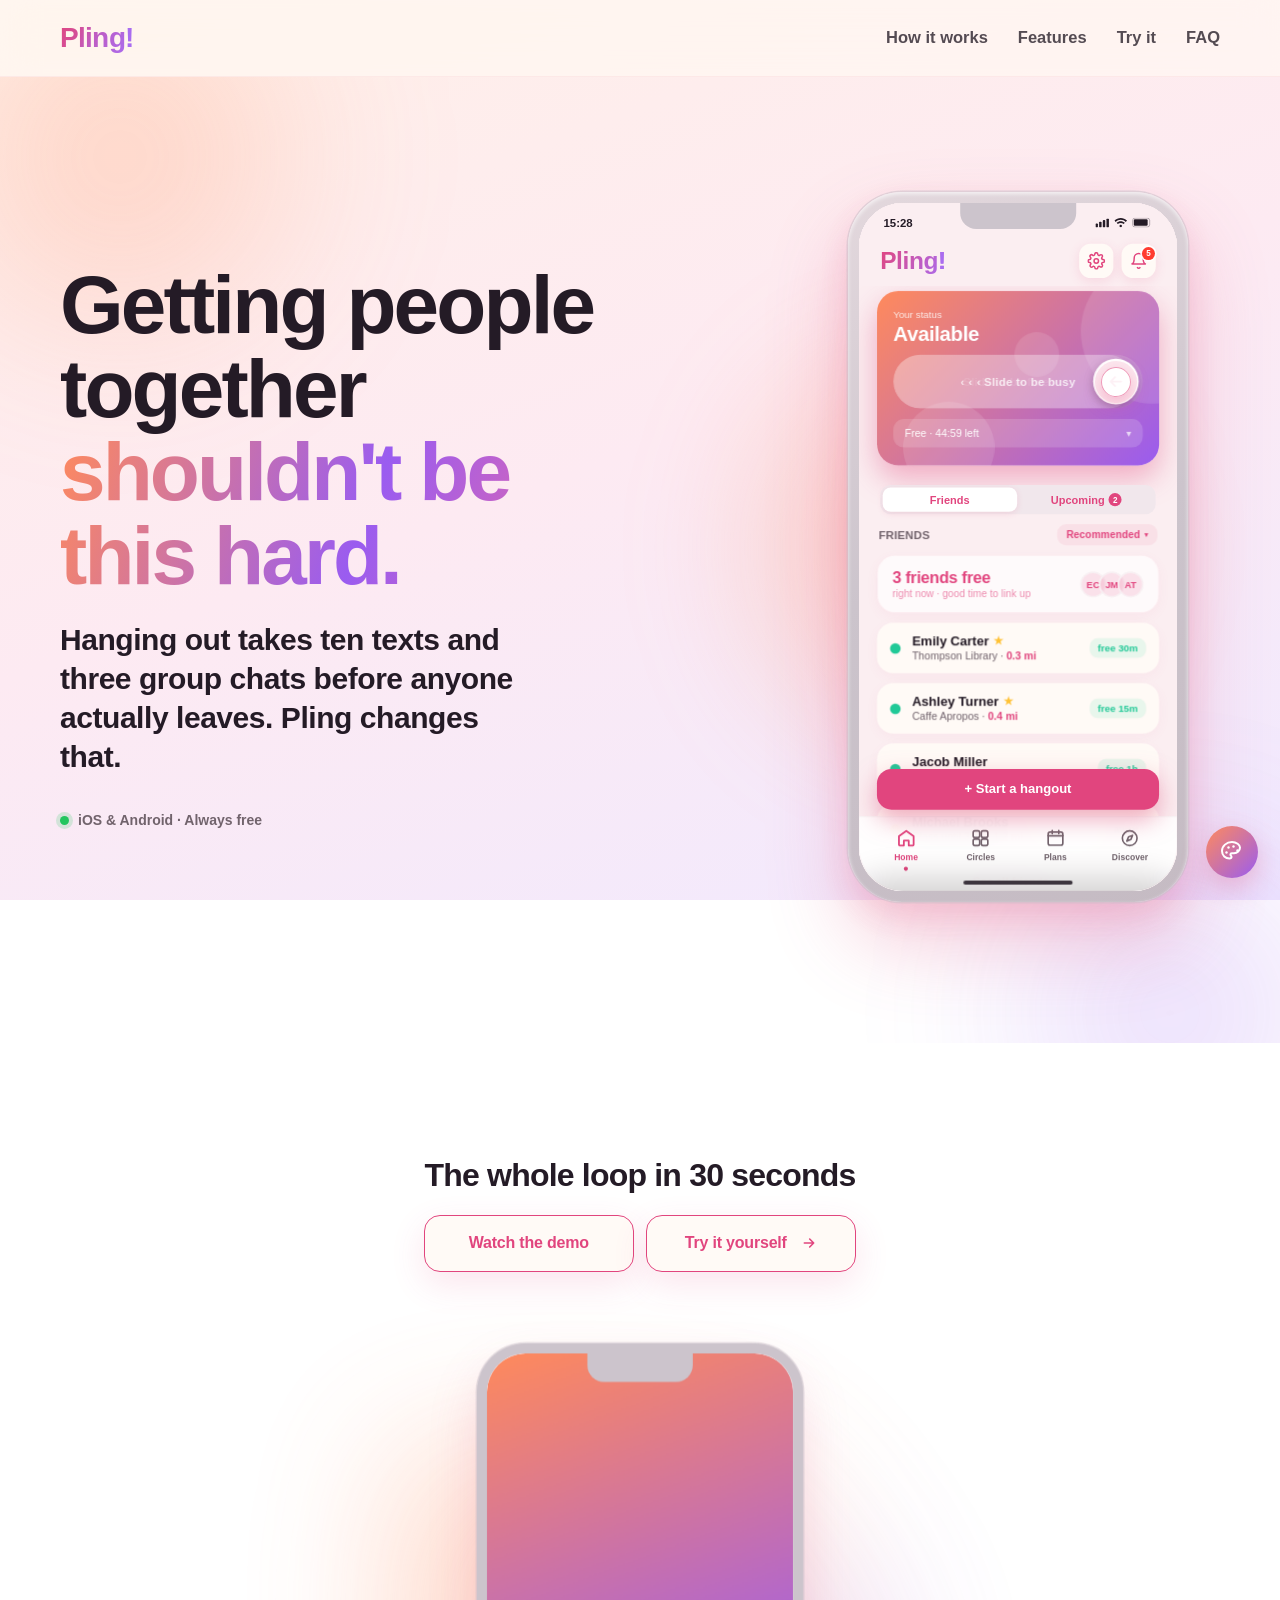
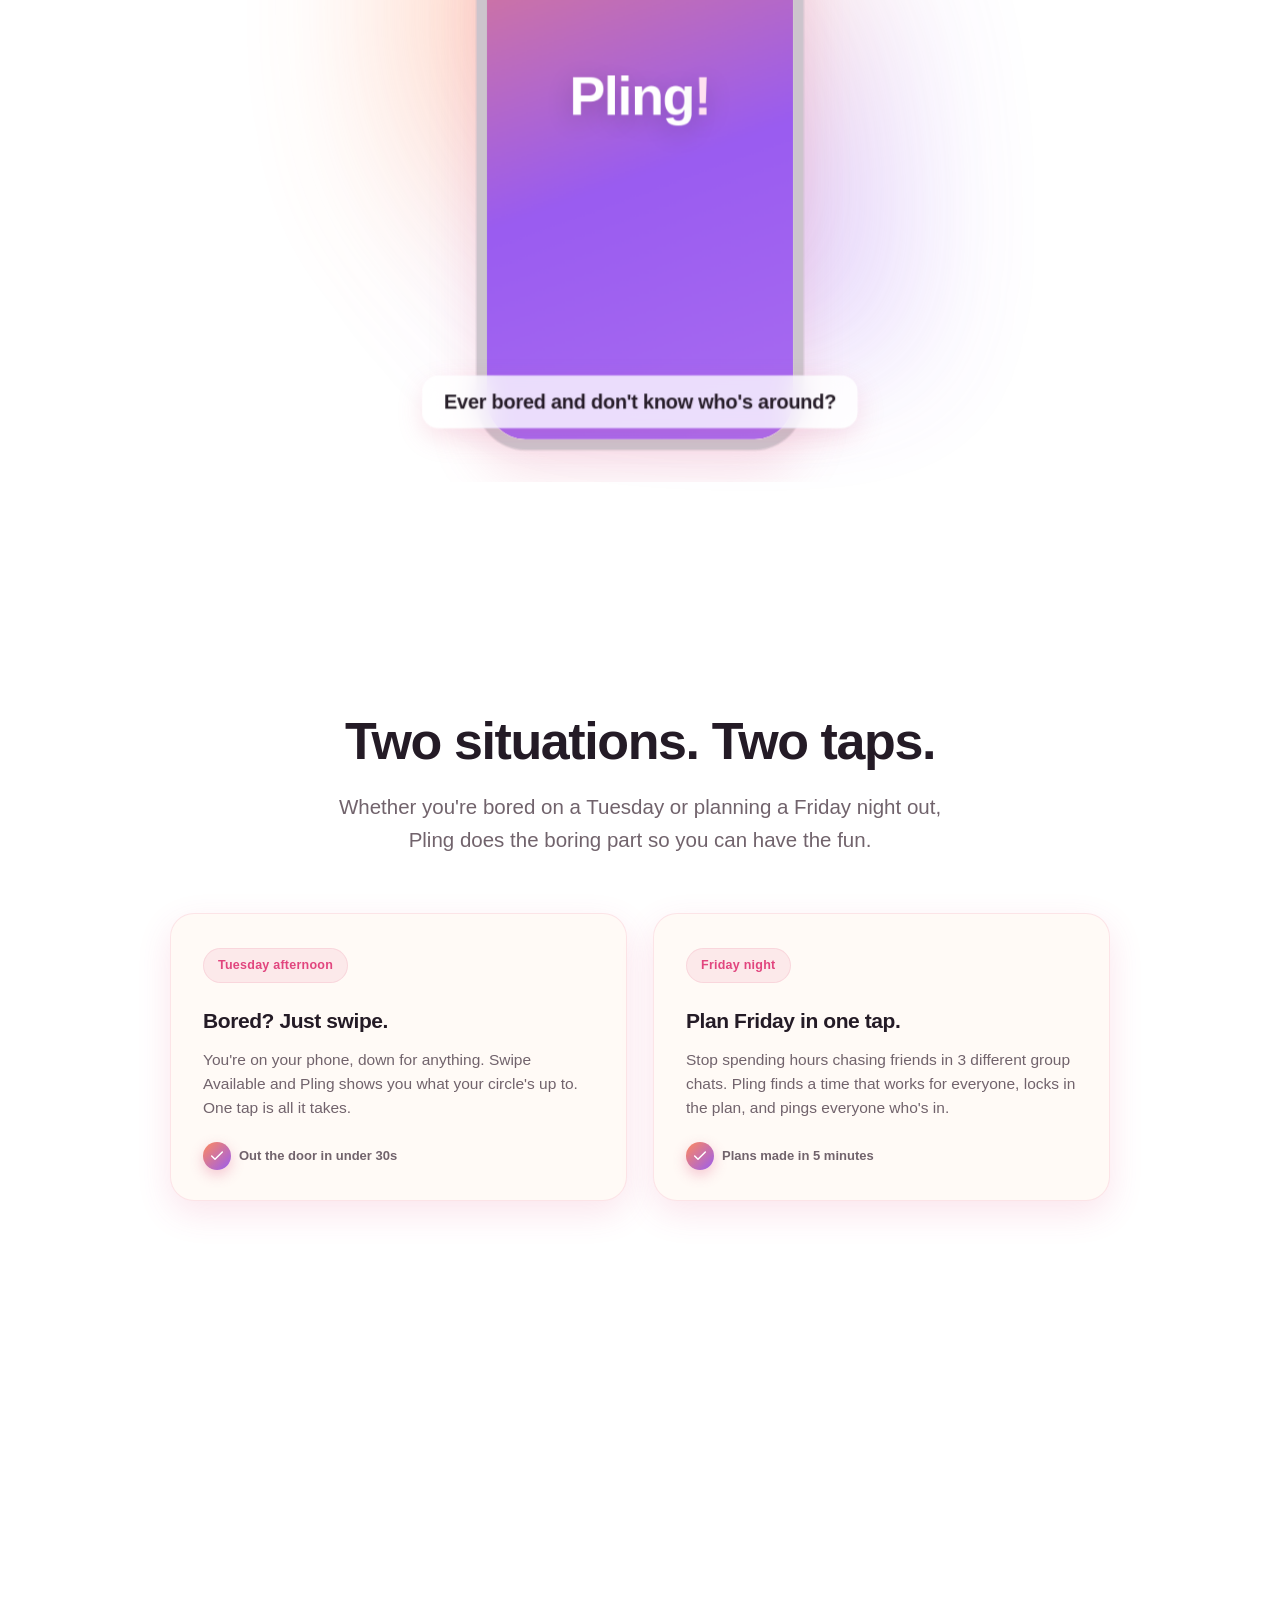
<file: index.html>
<!DOCTYPE html>
<!-- saved from url=(0035)#home -->
<html lang="en" style="--lp-accent: #e1457e; --lp-grad-start: #ff8a5c; --lp-grad-end: #9a5cf0; --lp-border: rgba(225, 69, 126, 0.12); --lp-shadow-sm: 0 4px 14px rgba(225, 69, 126, 0.10); --lp-shadow-md: 0 12px 34px rgba(225, 69, 126, 0.14); --lp-shadow-lg: 0 30px 60px rgba(225, 69, 126, 0.18);"><head><meta http-equiv="Content-Type" content="text/html; charset=UTF-8">
    
    <meta name="viewport" content="width=device-width, initial-scale=1.0">
<title>Pling — See who's free, right now</title>
<meta name="description" content="Pling kills the coordination tax. Swipe Available and link up in two taps when you&#39;re bored, or plan Friday&#39;s event without chasing a headcount — cross-group invites, calendar matching, real-time headcount. Built for OSU.">
<meta name="author" content="Pling">
<meta name="robots" content="index, follow">

<meta property="og:type" content="website">
<meta property="og:site_name" content="Pling">
<meta property="og:title" content="Pling — See who&#39;s free, right now">
<meta property="og:description" content="Getting people together shouldn&#39;t be this hard. Swipe Available and link up in two taps, or plan Friday without the group-chat hell. Pling kills the coordination tax. Built for OSU.">
<meta property="og:url" content="https://pling.app/">
<meta property="og:image" content="data:image/svg+xml,%3Csvg xmlns=&#39;http://www.w3.org/2000/svg&#39; width=&#39;1200&#39; height=&#39;630&#39; viewBox=&#39;0 0 1200 630&#39;%3E%3Cdefs%3E%3ClinearGradient id=&#39;b&#39; x1=&#39;0&#39; y1=&#39;0&#39; x2=&#39;1&#39; y2=&#39;1&#39;%3E%3Cstop offset=&#39;0&#39; stop-color=&#39;%23fff0e8&#39;/%3E%3Cstop offset=&#39;.5&#39; stop-color=&#39;%23fdeaf2&#39;/%3E%3Cstop offset=&#39;1&#39; stop-color=&#39;%23f0e9ff&#39;/%3E%3C/linearGradient%3E%3ClinearGradient id=&#39;w&#39; x1=&#39;0&#39; y1=&#39;0&#39; x2=&#39;1&#39; y2=&#39;1&#39;%3E%3Cstop offset=&#39;0&#39; stop-color=&#39;%23e1457e&#39;/%3E%3Cstop offset=&#39;1&#39; stop-color=&#39;%23a96cf0&#39;/%3E%3C/linearGradient%3E%3C/defs%3E%3Crect width=&#39;1200&#39; height=&#39;630&#39; fill=&#39;url(%23b)&#39;/%3E%3Ctext x=&#39;600&#39; y=&#39;300&#39; font-family=&#39;SF Pro Display,Helvetica,Arial,sans-serif&#39; font-size=&#39;150&#39; font-weight=&#39;800&#39; letter-spacing=&#39;-4&#39; text-anchor=&#39;middle&#39; fill=&#39;url(%23w)&#39;%3EPling%3Ctspan fill=&#39;%23a96cf0&#39;%3E!%3C/tspan%3E%3C/text%3E%3Ctext x=&#39;600&#39; y=&#39;400&#39; font-family=&#39;SF Pro Display,Helvetica,Arial,sans-serif&#39; font-size=&#39;44&#39; font-weight=&#39;600&#39; letter-spacing=&#39;-1&#39; text-anchor=&#39;middle&#39; fill=&#39;%2371636c&#39;%3ESee who&#39;s free, right now.%3C/text%3E%3C/svg%3E">
<meta property="og:image:width" content="1200">
<meta property="og:image:height" content="630">
<meta property="og:image:alt" content="Pling — See who&#39;s free, right now">

<meta name="twitter:card" content="summary_large_image">
<meta name="twitter:title" content="Pling — See who&#39;s free, right now">
<meta name="twitter:description" content="Getting people together shouldn&#39;t be this hard. Two taps to a hangout, zero chasing for a plan. Pling kills the coordination tax. Built for OSU.">
<meta name="twitter:image" content="data:image/svg+xml,%3Csvg xmlns=&#39;http://www.w3.org/2000/svg&#39; width=&#39;1200&#39; height=&#39;630&#39; viewBox=&#39;0 0 1200 630&#39;%3E%3Cdefs%3E%3ClinearGradient id=&#39;b&#39; x1=&#39;0&#39; y1=&#39;0&#39; x2=&#39;1&#39; y2=&#39;1&#39;%3E%3Cstop offset=&#39;0&#39; stop-color=&#39;%23fff0e8&#39;/%3E%3Cstop offset=&#39;.5&#39; stop-color=&#39;%23fdeaf2&#39;/%3E%3Cstop offset=&#39;1&#39; stop-color=&#39;%23f0e9ff&#39;/%3E%3C/linearGradient%3E%3ClinearGradient id=&#39;w&#39; x1=&#39;0&#39; y1=&#39;0&#39; x2=&#39;1&#39; y2=&#39;1&#39;%3E%3Cstop offset=&#39;0&#39; stop-color=&#39;%23e1457e&#39;/%3E%3Cstop offset=&#39;1&#39; stop-color=&#39;%23a96cf0&#39;/%3E%3C/linearGradient%3E%3C/defs%3E%3Crect width=&#39;1200&#39; height=&#39;630&#39; fill=&#39;url(%23b)&#39;/%3E%3Ctext x=&#39;600&#39; y=&#39;340&#39; font-family=&#39;SF Pro Display,Helvetica,Arial,sans-serif&#39; font-size=&#39;150&#39; font-weight=&#39;800&#39; letter-spacing=&#39;-4&#39; text-anchor=&#39;middle&#39; fill=&#39;url(%23w)&#39;%3EPling%3Ctspan fill=&#39;%23a96cf0&#39;%3E!%3C/tspan%3E%3C/text%3E%3C/svg%3E">

<meta name="theme-color" content="#ff8a5c">

<link rel="icon" type="image/svg+xml" href="data:image/svg+xml,%3Csvg xmlns=&#39;http://www.w3.org/2000/svg&#39; viewBox=&#39;0 0 64 64&#39;%3E%3Cdefs%3E%3ClinearGradient id=&#39;g&#39; x1=&#39;0&#39; y1=&#39;0&#39; x2=&#39;1&#39; y2=&#39;1&#39;%3E%3Cstop offset=&#39;0&#39; stop-color=&#39;%23e1457e&#39;/%3E%3Cstop offset=&#39;1&#39; stop-color=&#39;%23a96cf0&#39;/%3E%3C/linearGradient%3E%3C/defs%3E%3Crect width=&#39;64&#39; height=&#39;64&#39; rx=&#39;16&#39; fill=&#39;url(%23g)&#39;/%3E%3Ctext x=&#39;32&#39; y=&#39;46&#39; font-family=&#39;SF Pro Display,Helvetica,Arial,sans-serif&#39; font-size=&#39;42&#39; font-weight=&#39;800&#39; text-anchor=&#39;middle&#39; fill=&#39;%23ffffff&#39;%3EP%3C/text%3E%3C/svg%3E">
    <link rel="stylesheet" href="./pling_files/landing.css">
<style>.rdp {
  --rdp-cell-size: 40px;
  --rdp-accent-color: #0000ff;
  --rdp-background-color: #e7edff;
  --rdp-accent-color-dark: #3003e1;
  --rdp-background-color-dark: #180270;
  --rdp-outline: 2px solid var(--rdp-accent-color); /* Outline border for focused elements */
  --rdp-outline-selected: 2px solid rgba(0, 0, 0, 0.75); /* Outline border for focused _and_ selected elements */

  margin: 1em;
}

/* Hide elements for devices that are not screen readers */
.rdp-vhidden {
  box-sizing: border-box;
  padding: 0;
  margin: 0;
  background: transparent;
  border: 0;
  -moz-appearance: none;
  -webkit-appearance: none;
  appearance: none;
  position: absolute !important;
  top: 0;
  width: 1px !important;
  height: 1px !important;
  padding: 0 !important;
  overflow: hidden !important;
  clip: rect(1px, 1px, 1px, 1px) !important;
  border: 0 !important;
}

/* Buttons */
.rdp-button_reset {
  appearance: none;
  position: relative;
  margin: 0;
  padding: 0;
  cursor: default;
  color: inherit;
  outline: none;
  background: none;
  font: inherit;

  -moz-appearance: none;
  -webkit-appearance: none;
}

.rdp-button {
  border: 2px solid transparent;
}

.rdp-button[disabled] {
  opacity: 0.25;
}

.rdp-button:not([disabled]) {
  cursor: pointer;
}

.rdp-button:focus:not([disabled]),
.rdp-button:active:not([disabled]) {
  color: inherit;
  border: var(--rdp-outline);
  background-color: var(--rdp-background-color);
}

.rdp-button:hover:not([disabled]) {
  background-color: var(--rdp-background-color);
}

.rdp-months {
  display: flex;
}

.rdp-month {
  margin: 0 1em;
}

.rdp-month:first-child {
  margin-left: 0;
}

.rdp-month:last-child {
  margin-right: 0;
}

.rdp-table {
  margin: 0;
  max-width: calc(var(--rdp-cell-size) * 7);
  border-collapse: collapse;
}

.rdp-with_weeknumber .rdp-table {
  max-width: calc(var(--rdp-cell-size) * 8);
  border-collapse: collapse;
}

.rdp-caption {
  display: flex;
  align-items: center;
  justify-content: space-between;
  padding: 0;
  text-align: left;
}

.rdp-multiple_months .rdp-caption {
  position: relative;
  display: block;
  text-align: center;
}

.rdp-caption_dropdowns {
  position: relative;
  display: inline-flex;
}

.rdp-caption_label {
  position: relative;
  z-index: 1;
  display: inline-flex;
  align-items: center;
  margin: 0;
  padding: 0 0.25em;
  white-space: nowrap;
  color: currentColor;
  border: 0;
  border: 2px solid transparent;
  font-family: inherit;
  font-size: 140%;
  font-weight: bold;
}

.rdp-nav {
  white-space: nowrap;
}

.rdp-multiple_months .rdp-caption_start .rdp-nav {
  position: absolute;
  top: 50%;
  left: 0;
  transform: translateY(-50%);
}

.rdp-multiple_months .rdp-caption_end .rdp-nav {
  position: absolute;
  top: 50%;
  right: 0;
  transform: translateY(-50%);
}

.rdp-nav_button {
  display: inline-flex;
  align-items: center;
  justify-content: center;
  width: var(--rdp-cell-size);
  height: var(--rdp-cell-size);
  padding: 0.25em;
  border-radius: 100%;
}

/* ---------- */
/* Dropdowns  */
/* ---------- */

.rdp-dropdown_year,
.rdp-dropdown_month {
  position: relative;
  display: inline-flex;
  align-items: center;
}

.rdp-dropdown {
  appearance: none;
  position: absolute;
  z-index: 2;
  top: 0;
  bottom: 0;
  left: 0;
  width: 100%;
  margin: 0;
  padding: 0;
  cursor: inherit;
  opacity: 0;
  border: none;
  background-color: transparent;
  font-family: inherit;
  font-size: inherit;
  line-height: inherit;
}

.rdp-dropdown[disabled] {
  opacity: unset;
  color: unset;
}

.rdp-dropdown:focus:not([disabled]) + .rdp-caption_label,
.rdp-dropdown:active:not([disabled]) + .rdp-caption_label {
  border: var(--rdp-outline);
  border-radius: 6px;
  background-color: var(--rdp-background-color);
}

.rdp-dropdown_icon {
  margin: 0 0 0 5px;
}

.rdp-head {
  border: 0;
}

.rdp-head_row,
.rdp-row {
  height: 100%;
}

.rdp-head_cell {
  vertical-align: middle;
  text-transform: uppercase;
  font-size: 0.75em;
  font-weight: 700;
  text-align: center;
  height: 100%;
  height: var(--rdp-cell-size);
  padding: 0;
}

.rdp-tbody {
  border: 0;
}

.rdp-tfoot {
  margin: 0.5em;
}

.rdp-cell {
  width: var(--rdp-cell-size);
  height: 100%;
  height: var(--rdp-cell-size);
  padding: 0;
  text-align: center;
}

.rdp-weeknumber {
  font-size: 0.75em;
}

.rdp-weeknumber,
.rdp-day {
  display: flex;
  overflow: hidden;
  align-items: center;
  justify-content: center;
  box-sizing: border-box;
  width: var(--rdp-cell-size);
  max-width: var(--rdp-cell-size);
  height: var(--rdp-cell-size);
  margin: 0;
  border: 2px solid transparent;
  border-radius: 100%;
}

.rdp-day_today:not(.rdp-day_outside) {
  font-weight: bold;
}

.rdp-day_selected:not([disabled]),
.rdp-day_selected:focus:not([disabled]),
.rdp-day_selected:active:not([disabled]),
.rdp-day_selected:hover:not([disabled]) {
  color: white;
  background-color: var(--rdp-accent-color);
}

.rdp-day_selected:focus:not([disabled]) {
  border: var(--rdp-outline-selected);
}

.rdp:not([dir='rtl']) .rdp-day_range_start:not(.rdp-day_range_end) {
  border-top-right-radius: 0;
  border-bottom-right-radius: 0;
}

.rdp:not([dir='rtl']) .rdp-day_range_end:not(.rdp-day_range_start) {
  border-top-left-radius: 0;
  border-bottom-left-radius: 0;
}

.rdp[dir='rtl'] .rdp-day_range_start:not(.rdp-day_range_end) {
  border-top-left-radius: 0;
  border-bottom-left-radius: 0;
}

.rdp[dir='rtl'] .rdp-day_range_end:not(.rdp-day_range_start) {
  border-top-right-radius: 0;
  border-bottom-right-radius: 0;
}

.rdp-day_range_end.rdp-day_range_start {
  border-radius: 100%;
}

.rdp-day_range_middle {
  border-radius: 0;
}
</style></head>
<body>
<nav class="lp-nav" id="lp-nav">
  <div class="lp-nav-inner">
    <a href="#home" class="lp-nav-brand" aria-label="Pling home">
      <span class="lp-nav-mark lp-jump" aria-hidden="true"><span class="lp-ltr" style="--i:0">P</span><span class="lp-ltr" style="--i:1">l</span><span class="lp-ltr" style="--i:2">i</span><span class="lp-ltr" style="--i:3">n</span><span class="lp-ltr" style="--i:4">g</span><span class="lp-ltr lp-nav-bang" style="--i:5">!</span></span>
    </a>

    <button class="lp-nav-toggle" aria-label="Toggle menu" aria-expanded="false" aria-controls="lp-nav-links">
      <span class="lp-nav-bars"><span></span><span></span><span></span></span>
    </button>

    <div class="lp-nav-links" id="lp-nav-links">
      <a href="#how" class="lp-nav-link">How it works</a>
      <a href="#features" class="lp-nav-link">Features</a>
      <a href="#demo" class="lp-nav-link">Try it</a>
      <a href="#faq" class="lp-nav-link">FAQ</a>
    </div>
  </div>
</nav>
<main>
<section id="home" class="lp-section lp-hero">
  <div class="lp-container lp-hero-inner">

    <div class="lp-hero-copy">
      <h1 class="lp-hero-title lp-reveal in">
        Getting people together
        <span class="lp-hero-title-accent">shouldn't be this hard.</span>
      </h1>

      <p class="lp-lead lp-hero-lead lp-reveal in">
        <strong class="lp-hero-lead-strong">Hanging out takes ten texts and three group chats before anyone actually leaves. Pling changes that.</strong>
      </p>

      <p class="lp-hero-trust lp-reveal in">
        <span class="lp-hero-trust-dot" aria-hidden="true"></span>
        iOS &amp; Android · Always free
      </p>
    </div>

    <div class="lp-hero-visual lp-reveal in">
      <div class="lp-hero-glow" aria-hidden="true"></div>

      <div class="lp-hero-device">
        <div class="lp-hero-device-notch" aria-hidden="true"></div>
        <div class="lp-hero-device-screen">
          <iframe class="lp-lazy lp-hero-iframe" data-src="hero.html?v=5" data-src-mobile="hero.html?static=1&amp;v=5" title="Pling app tour" loading="lazy" scrolling="no" tabindex="-1" src="./pling_files/hero.html"></iframe>
          <span class="lp-hero-shield" aria-hidden="true"></span>
          <!-- mobile only: the frame loads static; tapping plays the tour -->
          <button type="button" class="lp-hero-play" aria-label="Watch the app in action">
            <span class="lp-hero-play-ic" aria-hidden="true">
              <svg viewBox="0 0 24 24" fill="currentColor" aria-hidden="true"><path d="M8 5v14l11-7z"></path></svg>
            </span>
            <span class="lp-hero-play-label">Watch it move</span>
          </button>
        </div>
      </div>

    </div>

  </div>
</section>

<section id="demo" class="lp-section lp-demo">
  <div class="lp-container lp-demo-inner lp-reveal in">

    <div class="lp-demo-textblock">
<h2 class="lp-h2">The whole loop in 30 seconds</h2>
      <div class="lp-demo-cta-row">
        <a href="pling_files/demo.html?from=landing" class="lp-btn lp-demo-cta">Watch the demo</a>
        <a href="pling_files/app.html?from=landing" class="lp-btn lp-demo-cta">
          Try it yourself
          <svg class="lp-hero-btn-arrow" width="16" height="16" viewBox="0 0 24 24" fill="none" stroke="currentColor" stroke-width="2.4" stroke-linecap="round" stroke-linejoin="round" aria-hidden="true"><path d="M5 12h14M13 6l6 6-6 6"></path></svg>
        </a>
      </div>
    </div>

    <div class="lp-demo-stage">
      <span class="lp-demo-glow" aria-hidden="true"></span>
      <div class="lp-demo-device">
        <div class="lp-demo-screen">
          <iframe class="lp-lazy lp-demo-iframe lp-fit" data-src="demo.html?v=8" data-native-w="1100" title="Pling walkthrough" loading="lazy" scrolling="no" src="./pling_files/demo.html" style="transform: scale(0.909091);"></iframe>
          <span class="lp-demo-shield" aria-hidden="true"></span>
        </div>
      </div>
    </div>

  </div>
</section>

<section id="how" class="lp-section lp-how">
  <div class="lp-container">
    <div class="lp-how-head lp-reveal in">
<h2 class="lp-h2">Two situations. Two taps.</h2>
      <p class="lp-lead">Whether you're bored on a Tuesday or planning a Friday night out, Pling does the boring part so you can have the fun.</p>
    </div>

    <ol class="lp-how-grid lp-how-grid--two">
      <li class="lp-card lp-how-card lp-reveal in">
        <div class="lp-how-top">
          <span class="lp-how-day">Tuesday afternoon</span>
        </div>
        <h3 class="lp-how-title">Bored? Just swipe.</h3>
        <p class="lp-how-line">You're on your phone, down for anything. Swipe Available and Pling shows you what your circle's up to. One tap is all it takes.</p>
        <span class="lp-how-badge">
          <svg viewBox="0 0 24 24" fill="none" stroke="currentColor" stroke-width="2.2" stroke-linecap="round" stroke-linejoin="round" aria-hidden="true"><polyline points="20 6 9 17 4 12"></polyline></svg>
          Out the door in under 30s
        </span>
      </li>

      <li class="lp-card lp-how-card lp-reveal in">
        <div class="lp-how-top">
          <span class="lp-how-day">Friday night</span>
        </div>
        <h3 class="lp-how-title">Plan Friday in one tap.</h3>
        <p class="lp-how-line">Stop spending hours chasing friends in 3 different group chats. Pling finds a time that works for everyone, locks in the plan, and pings everyone who's in.</p>
        <span class="lp-how-badge">
          <svg viewBox="0 0 24 24" fill="none" stroke="currentColor" stroke-width="2.2" stroke-linecap="round" stroke-linejoin="round" aria-hidden="true"><polyline points="20 6 9 17 4 12"></polyline></svg>
          Plans made in 5 minutes
        </span>
      </li>
    </ol>
  </div>
</section>

<section id="why" class="lp-section lp-why">
  <div class="lp-container">
    <div class="lp-why-head lp-reveal in">
<h2 class="lp-h2">What we left out, on purpose</h2>
    </div>

    <ul class="lp-why-grid">
      <li class="lp-card lp-why-card lp-reveal in">
        <h3 class="lp-why-no">Group chats</h3>
        <p class="lp-why-why">
          We know you already have one. Pling just takes away the planning.
        </p>
      </li>

      <li class="lp-card lp-why-card lp-reveal in">
        <h3 class="lp-why-no">Followers &amp; clout</h3>
        <p class="lp-why-why">
          Ditch the popularity contest. Just you and your friends, no audience.
        </p>
      </li>

      <li class="lp-card lp-why-card lp-reveal in">
        <h3 class="lp-why-no">Always-on location</h3>
        <p class="lp-why-why">
          Off by default. Flip it on for friends when you decide to, off again after.
        </p>
      </li>
    </ul>

    <p class="lp-why-foot lp-reveal in">
      What’s left is the point: <strong>get bored, get a plan, get out.</strong> Under 30 seconds.
    </p>
  </div>
</section>

<section id="features" class="lp-section lp-feat">
  <div class="lp-container">
    <div class="lp-feat-head lp-reveal in">
<h2 class="lp-h2">Pling handles the logistics</h2>
    </div>

    <div class="lp-grid lp-feat-grid">
      <article class="lp-card lp-feat-card lp-reveal in">
        <span class="lp-feat-icon" aria-hidden="true">
          <svg viewBox="0 0 24 24" fill="none" stroke="currentColor" stroke-width="2" stroke-linecap="round" stroke-linejoin="round"><circle cx="12" cy="12" r="1.6"></circle><path d="M16.24 7.76a6 6 0 0 1 0 8.49M7.76 16.24a6 6 0 0 1 0-8.49M19.07 4.93a10 10 0 0 1 0 14.14M4.93 19.07a10 10 0 0 1 0-14.14"></path></svg>
        </span>
        <h3 class="lp-feat-title">Who's free, right now</h3>
        <p class="lp-feat-body">Open the app and see who's actually free, with timers. You'll know exactly how much time everyone has to hang.</p>
      </article>

      <article class="lp-card lp-feat-card lp-reveal in">
        <span class="lp-feat-icon" aria-hidden="true">
          <svg viewBox="0 0 24 24" fill="none" stroke="currentColor" stroke-width="2" stroke-linecap="round" stroke-linejoin="round"><rect x="3" y="4" width="18" height="18" rx="2"></rect><line x1="16" y1="2" x2="16" y2="6"></line><line x1="8" y1="2" x2="8" y2="6"></line><line x1="3" y1="10" x2="21" y2="10"></line><path d="M9 16l2 2 4-4"></path></svg>
        </span>
        <h3 class="lp-feat-title">Calendar matching</h3>
        <p class="lp-feat-body">Pling syncs to your calendar and finds the best times to hang out.</p>
      </article>

      <article class="lp-card lp-feat-card lp-reveal in">
        <span class="lp-feat-icon" aria-hidden="true">
          <svg viewBox="0 0 24 24" fill="none" stroke="currentColor" stroke-width="2" stroke-linecap="round" stroke-linejoin="round"><path d="M16 21v-2a4 4 0 0 0-4-4H6a4 4 0 0 0-4 4v2"></path><circle cx="9" cy="7" r="4"></circle><line x1="19" y1="8" x2="19" y2="14"></line><line x1="22" y1="11" x2="16" y2="11"></line></svg>
        </span>
        <h3 class="lp-feat-title">Nobody forgotten</h3>
        <p class="lp-feat-body">Pling nudges you to invite the friends you always mean to bring, but forget. Now the whole crew is included, every time.</p>
      </article>
    </div>
  </div>
</section>

<section id="faq" class="lp-section lp-faq">
  <div class="lp-container">
    <div class="lp-faq-head lp-reveal in">
<h2 class="lp-h2">Frequently asked questions</h2>
    </div>

    <div class="lp-faq-list lp-reveal in">
      <div class="lp-faq-item">
        <button class="lp-faq-q" type="button" aria-expanded="false" aria-controls="lp-faq-a1">
          Is it free?
          <span class="lp-faq-ic" aria-hidden="true">+</span>
        </button>
        <div class="lp-faq-a" id="lp-faq-a1">
          <p><em>Yes, always free.</em> No paywall, no "upgrade to see your friends." No ads, ever.</p>
        </div>
      </div>

      <div class="lp-faq-item">
        <button class="lp-faq-q" type="button" aria-expanded="false" aria-controls="lp-faq-a2">
          Is my location shared?
          <span class="lp-faq-ic" aria-hidden="true">+</span>
        </button>
        <div class="lp-faq-a" id="lp-faq-a2">
          <p>Only if you turn it on. It's <em>off by default</em> and set per friend. On for the people you'd actually meet, off for everyone else. Location sharing is opt-in per friend. You control exactly who sees you and when.</p>
        </div>
      </div>

      <div class="lp-faq-item">
        <button class="lp-faq-q" type="button" aria-expanded="false" aria-controls="lp-faq-a3">
          How do friends get added?
          <span class="lp-faq-ic" aria-hidden="true">+</span>
        </button>
        <div class="lp-faq-a" id="lp-faq-a3">
          <p>From your phone contacts. <em>No username</em>, <em>no requests</em>. Stays small, like the 10 to 20 people you'd text "you up?"</p>
        </div>
      </div>

      <div class="lp-faq-item">
        <button class="lp-faq-q" type="button" aria-expanded="false" aria-controls="lp-faq-a7">
          Can I plan a real event, not just a spontaneous hang?
          <span class="lp-faq-ic" aria-hidden="true">+</span>
        </button>
        <div class="lp-faq-a" id="lp-faq-a7">
          <p><em>Yes.</em> The Plans tab pulls in different friend groups, finds a time everyone's free, and tracks a live headcount. Built for the Friday party.</p>
        </div>
      </div>

      <div class="lp-faq-item">
        <button class="lp-faq-q" type="button" aria-expanded="false" aria-controls="lp-faq-a8">
          How does it know what to suggest?
          <span class="lp-faq-ic" aria-hidden="true">+</span>
        </button>
        <div class="lp-faq-a" id="lp-faq-a8">
          <p>It learns from what you <em>actually like</em> — coffee, gym, study blocks — and suggests those when your brain's fried. Pick one, it pulls in whoever's free.</p>
        </div>
      </div>

      <div class="lp-faq-item">
        <button class="lp-faq-q" type="button" aria-expanded="false" aria-controls="lp-faq-a4">
          iPhone or Android?
          <span class="lp-faq-ic" aria-hidden="true">+</span>
        </button>
        <div class="lp-faq-a" id="lp-faq-a4">
          <p><em>Both.</em> iPhone, Pixel, whatever. Same live status for everyone.</p>
        </div>
      </div>

      <div class="lp-faq-item open">
        <button class="lp-faq-q" type="button" aria-expanded="true" aria-controls="lp-faq-a5">
          Is there messaging?
          <span class="lp-faq-ic" aria-hidden="true">+</span>
        </button>
        <div class="lp-faq-a" id="lp-faq-a5">
          <p>Pling doesn't have its own messaging. Use <em>whatever you already use to chat</em> — iMessage, WhatsApp, Snapchat, whatever your group is on. Pling just gets everyone in the same place.</p>
        </div>
      </div>

      <div class="lp-faq-item">
        <button class="lp-faq-q" type="button" aria-expanded="false" aria-controls="lp-faq-a6">
          How is this different from Snap Maps or Find My?
          <span class="lp-faq-ic" aria-hidden="true">+</span>
        </button>
        <div class="lp-faq-a" id="lp-faq-a6">
          <p>Those track <em>where</em> you are, always. Pling is about <em>intent</em>. "Free for 45 min, come grab coffee." Timer ends, you're gone. A green light, not a dot on a map.</p>
        </div>
      </div>
    </div>
  </div>
</section>

</main>
<footer class="lp-footer">
  <div class="lp-container lp-footer-inner">
    <div class="lp-footer-top">
      <div class="lp-footer-brand">
        <span class="lp-footer-mark">Pling<span class="lp-footer-bang">!</span></span>
        <p class="lp-footer-tag">Pling — straightforward socializing.</p>
      </div>

      <nav class="lp-footer-nav" aria-label="Footer">
        <a href="#how" class="lp-footer-link">How it works</a>
        <a href="#features" class="lp-footer-link">Features</a>
        <a href="#faq" class="lp-footer-link">FAQ</a>
        <a href="https://warren-duan.github.io/support.html" class="lp-footer-link">Support</a>
        <a href="https://warren-duan.github.io/privacy_policy.MD" class="lp-footer-link">Privacy</a>
        <a href="https://warren-duan.github.io/copyright.html" class="lp-footer-link">Copyright</a>
      </nav>
    </div>

    <div class="lp-footer-bottom">
      <p class="lp-footer-copy">© 2026 Pling.</p>
    </div>
  </div>
</footer>

<!-- Floating accent-theme picker — bottom-right, click to open -->
<div class="lp-theme-fab" id="lpThemeFab">
  <div class="lp-theme-pop" id="lpThemePop" role="dialog" aria-label="Accent color" hidden="">
    <span class="lp-theme-pop-title">Theme</span>
    <div class="lp-theme-dots" id="lpThemeDots" role="group" aria-label="Accent color"><button type="button" class="lp-theme-dot sel" data-key="sunset" title="Sunset" aria-label="Sunset" style="background:linear-gradient(135deg,#ff8a5c,#9a5cf0)"></button><button type="button" class="lp-theme-dot" data-key="berry" title="Berry" aria-label="Berry" style="background:linear-gradient(135deg,#f472b6,#6366f1)"></button><button type="button" class="lp-theme-dot" data-key="lagoon" title="Lagoon" aria-label="Lagoon" style="background:linear-gradient(135deg,#22d3ee,#a855f7)"></button><button type="button" class="lp-theme-dot" data-key="watermelon" title="Watermelon" aria-label="Watermelon" style="background:linear-gradient(135deg,#fb7185,#34d399)"></button><button type="button" class="lp-theme-dot" data-key="citrus" title="Citrus Pop" aria-label="Citrus Pop" style="background:linear-gradient(135deg,#fbbf24,#ec4899)"></button><button type="button" class="lp-theme-dot" data-key="graphite" title="Graphite" aria-label="Graphite" style="background:linear-gradient(135deg,#64748b,#334155)"></button></div>
  </div>
  <button type="button" class="lp-theme-toggle" id="lpThemeToggle" aria-label="Change theme" aria-expanded="false" aria-controls="lpThemePop">
    <svg viewBox="0 0 24 24" fill="none" stroke="currentColor" stroke-width="2" stroke-linecap="round" stroke-linejoin="round" aria-hidden="true">
      <circle cx="13.5" cy="6.5" r="1.2" fill="currentColor" stroke="none"></circle>
      <circle cx="17.5" cy="10.5" r="1.2" fill="currentColor" stroke="none"></circle>
      <circle cx="8.5" cy="7.5" r="1.2" fill="currentColor" stroke="none"></circle>
      <circle cx="6.5" cy="12.5" r="1.2" fill="currentColor" stroke="none"></circle>
      <path d="M12 2C6.5 2 2 6 2 11c0 4.5 3.5 7.5 7.5 7.5 1.5 0 2-1 2-1.7 0-.5-.3-.9-.6-1.2-.3-.3-.5-.6-.5-1 0-.8.7-1.4 1.5-1.4H14c3.3 0 6-2.5 6-5.7C20 4.9 16.4 2 12 2z"></path>
    </svg>
  </button>
</div>

<!-- ============================================================
     SIGNUP BACKEND — Firebase Firestore (free Spark tier)
     SETUP:
       1. console.firebase.google.com → create a project (free).
       2. Build → Firestore Database → Create database.
       3. Project settings → General → Your apps → add a Web app → copy its config.
       4. Paste your values over the REPLACE_ME placeholders below.
       5. Firestore → Rules — allow create-only on the signups collection:
            rules_version = '2';
            service cloud.firestore {
              match /databases/{database}/documents {
                match /signups/{doc} {
                  allow create: if request.resource.data.email is string
                                && request.resource.data.email.size() < 254;
                  allow read, update, delete: if false;
                }
              }
            }
     Until configured, the form falls back to a local success message.
     ============================================================ -->
<script type="module">
  // ↓↓↓ PASTE YOUR FIREBASE CONFIG HERE ↓↓↓
  const firebaseConfig = {
    apiKey: "AIzaSyC1MStRrvJeAyvGIkABx49wwVZiHCq_zr4",
    authDomain: "pling-bb7d3.firebaseapp.com",
    projectId: "pling-bb7d3",
    storageBucket: "pling-bb7d3.firebasestorage.app",
    messagingSenderId: "628925671623",
    appId: "1:628925671623:web:fd9be6b725e6d69f5176e2",
    measurementId: "G-D61HEFRC3N"
  };
  // ↑↑↑ PASTE YOUR FIREBASE CONFIG HERE ↑↑↑

  const configured = !JSON.stringify(firebaseConfig).includes("REPLACE_ME");
  if (configured) {
    // PERF: don't pull the Firebase SDK (~150KB) into every page view just for
    // the signup form. Import lazily on first call; prewarm when a visitor
    // focuses the email field so submit feels instant.
    let sdkPromise = null;
    function loadSdk() {
      if (!sdkPromise) {
        sdkPromise = Promise.all([
          import("https://www.gstatic.com/firebasejs/10.12.5/firebase-app.js"),
          import("https://www.gstatic.com/firebasejs/10.12.5/firebase-firestore.js"),
        ]).then(([appMod, fsMod]) => {
          const db = fsMod.getFirestore(appMod.initializeApp(firebaseConfig));
          return { fsMod, db };
        });
      }
      return sdkPromise;
    }
    // exposed to the classic signup handler below
    window.plingSignup = (email) => loadSdk().then(({ fsMod, db }) =>
      fsMod.addDoc(fsMod.collection(db, "signups"), {
        email: email,
        source: "landing",
        createdAt: fsMod.serverTimestamp(),
        userAgent: navigator.userAgent.slice(0, 300),
      })
    );
    document.addEventListener("focusin", function prewarm(e) {
      if (e.target && e.target.matches && e.target.matches(".lp-join-input, .lp-signup-form input")) {
        loadSdk().catch(() => {});
        document.removeEventListener("focusin", prewarm);
      }
    });
  }
</script>

<script>
/* ============================================================
   PLING — landing accent-theme picker (footer)
   Same 8 presets as the app. Maps a theme onto the landing's --lp-* vars and
   persists under the shared 'pling_theme' key, so the marketing site and the
   prototype stay on the same accent. Semantic green (--lp-free) is never touched.
   ============================================================ */
(function () {
  'use strict';
  var THEMES = {
    sunset:     { name: 'Sunset',     accent: '#e1457e', g1: '#ff8a5c', g2: '#9a5cf0' },
    berry:      { name: 'Berry',      accent: '#6366f1', g1: '#f472b6', g2: '#6366f1' },
    lagoon:     { name: 'Lagoon',     accent: '#a855f7', g1: '#22d3ee', g2: '#a855f7' },
    watermelon: { name: 'Watermelon', accent: '#fb7185', g1: '#fb7185', g2: '#34d399' },
    citrus:     { name: 'Citrus Pop', accent: '#ec4899', g1: '#fbbf24', g2: '#ec4899' },
    graphite:   { name: 'Graphite',   accent: '#475569', g1: '#64748b', g2: '#334155' }
  };
  var ORDER = ['sunset', 'berry', 'lagoon', 'watermelon', 'citrus', 'graphite'];

  function hexToRgb(h) {
    h = String(h).replace('#', '');
    if (h.length === 3) h = h.split('').map(function (c) { return c + c; }).join('');
    var n = parseInt(h, 16);
    return [(n >> 16) & 255, (n >> 8) & 255, n & 255];
  }
  function getSaved() {
    try { return JSON.parse(localStorage.getItem('pling_theme') || 'null'); } catch (e) { return null; }
  }
  function resolve(s) {
    if (s && s.custom) { return { accent: s.custom, g1: s.custom, g2: s.custom, _custom: true }; }
    if (typeof s === 'string' && THEMES[s]) return THEMES[s];
    return THEMES.sunset;
  }
  function apply(s) {
    var t = resolve(s);
    var r = document.documentElement.style, rgb = hexToRgb(t.accent);
    r.setProperty('--lp-accent', t.accent);
    r.setProperty('--lp-grad-start', t.g1);
    r.setProperty('--lp-grad-end', t.g2);
    r.setProperty('--lp-border', 'rgba(' + rgb.join(', ') + ', 0.12)');
    r.setProperty('--lp-shadow-sm', '0 4px 14px rgba(' + rgb.join(', ') + ', 0.10)');
    r.setProperty('--lp-shadow-md', '0 12px 34px rgba(' + rgb.join(', ') + ', 0.14)');
    r.setProperty('--lp-shadow-lg', '0 30px 60px rgba(' + rgb.join(', ') + ', 0.18)');
  }
  function currentKey() {
    var s = getSaved();
    if (s && s.custom) return null;
    return (typeof s === 'string' && THEMES[s]) ? s : 'sunset';
  }

  // apply ASAP (saved theme), then wire the dots once the DOM is ready
  apply(getSaved());

  function build() {
    var host = document.getElementById('lpThemeDots');
    if (!host) return;
    var cur = currentKey();
    host.innerHTML = ORDER.map(function (key) {
      var t = THEMES[key];
      return '<button type="button" class="lp-theme-dot' + (key === cur ? ' sel' : '') +
        '" data-key="' + key + '" title="' + t.name + '" aria-label="' + t.name +
        '" style="background:linear-gradient(135deg,' + t.g1 + ',' + t.g2 + ')"></button>';
    }).join('');
    host.addEventListener('click', function (e) {
      var btn = e.target.closest('.lp-theme-dot');
      if (!btn) return;
      var key = btn.getAttribute('data-key');
      try { localStorage.setItem('pling_theme', JSON.stringify(key)); } catch (err) {}
      apply(key);
      Array.prototype.forEach.call(host.children, function (c) {
        c.classList.toggle('sel', c.getAttribute('data-key') === key);
      });
    });

    // floating button open/close
    var fab = document.getElementById('lpThemeFab');
    var toggle = document.getElementById('lpThemeToggle');
    var pop = document.getElementById('lpThemePop');
    if (fab && toggle && pop) {
      var openPop = function () { pop.hidden = false; requestAnimationFrame(function () { fab.classList.add('open'); }); toggle.setAttribute('aria-expanded', 'true'); };
      var closePop = function () { fab.classList.remove('open'); toggle.setAttribute('aria-expanded', 'false'); setTimeout(function () { if (!fab.classList.contains('open')) pop.hidden = true; }, 220); };
      toggle.addEventListener('click', function (e) { e.stopPropagation(); fab.classList.contains('open') ? closePop() : openPop(); });
      document.addEventListener('click', function (e) { if (fab.classList.contains('open') && !fab.contains(e.target)) closePop(); });
      document.addEventListener('keydown', function (e) { if (e.key === 'Escape' && fab.classList.contains('open')) closePop(); });
    }
  }
  if (document.readyState === 'loading') {
    document.addEventListener('DOMContentLoaded', build, { once: true });
  } else { build(); }
})();
</script>

<script>
/* ============================================================
   PLING — landing page shell JS
   Implements all shared contracts. Vanilla, no libraries.
   Robust to missing elements.
   ============================================================ */
(function () {
  'use strict';

  function ready(fn) {
    if (document.readyState === 'loading') {
      document.addEventListener('DOMContentLoaded', fn, { once: true });
    } else {
      fn();
    }
  }

  ready(function () {
    var supportsIO = 'IntersectionObserver' in window;

    /* ---------- Lazy iframes ---------- */
    (function lazyIframes() {
      var frames = Array.prototype.slice.call(document.querySelectorAll('iframe.lp-lazy'));
      if (!frames.length) return;

      var isMobile = window.matchMedia &&
        window.matchMedia('(max-width: 768px)').matches;

      function load(frame) {
        if (frame.getAttribute('src')) return;
        // on mobile, prefer a lighter static source when one is provided
        var src = (isMobile && frame.getAttribute('data-src-mobile')) ||
          frame.getAttribute('data-src');
        if (src) frame.setAttribute('src', src);
      }

      if (!supportsIO) {
        frames.forEach(load);
        return;
      }

      var io = new IntersectionObserver(function (entries) {
        entries.forEach(function (entry) {
          if (entry.isIntersecting) {
            load(entry.target);
            io.unobserve(entry.target);
          }
        });
      }, { rootMargin: '200px 0px', threshold: 0.25 });

      frames.forEach(function (f) { io.observe(f); });

      // Fallback: once loaded, eagerly load any frame already in/above the viewport
      // (IntersectionObserver can be throttled, e.g. in background tabs).
      window.addEventListener('load', function () {
        frames.forEach(function (f) {
          if (f.getAttribute('src')) return;
          var r = f.getBoundingClientRect();
          if (r.top < window.innerHeight + 300) { load(f); io.unobserve(f); }
        });
      });

      // Pause the self-playing demo while its iframe is off-screen (saves CPU/battery
      // when two demos exist). demo.html listens for these messages.
      var vis = new IntersectionObserver(function (entries) {
        entries.forEach(function (entry) {
          var win = entry.target.contentWindow;
          if (!win) return;
          try {
            win.postMessage(
              { type: 'pling-demo', action: entry.isIntersecting ? 'resume' : 'pause' },
              '*'
            );
          } catch (err) { /* cross-origin guard, no-op */ }
        });
      }, { threshold: 0.05 });
      frames.forEach(function (f) { vis.observe(f); });
    })();

    /* ---------- Pause hero decorations off-screen ----------
       The hero's infinite animations (device float, chips, pulse dot) keep the
       compositor busy long after the user scrolls past. Toggle a class that
       freezes them while the hero isn't visible. */
    (function pauseHeroOffscreen() {
      var hero = document.querySelector('.lp-hero');
      if (!hero || !supportsIO) return;
      var io = new IntersectionObserver(function (entries) {
        entries.forEach(function (entry) {
          hero.classList.toggle('lp-offscreen', !entry.isIntersecting);
        });
      }, { threshold: 0.02 });
      io.observe(hero);
    })();

    /* ---------- Fit embedded demos ----------
       The demo (demo.html) renders at a fixed native size; scale each .lp-fit
       iframe to its frame width. CSS can't derive a unitless ratio from a fluid
       length, so it's done here. Runs on load + resize. */
    (function fitEmbeddedDemos() {
      var fits = Array.prototype.slice.call(document.querySelectorAll('iframe.lp-fit'));
      if (!fits.length) return;

      function fit() {
        fits.forEach(function (f) {
          var nativeW = parseFloat(f.getAttribute('data-native-w')) || 390;
          var screen = f.parentElement;
          if (!screen) return;
          var w = screen.clientWidth;
          if (!w) return;
          f.style.transform = 'scale(' + (w / nativeW) + ')';
        });
      }

      fit();
      window.addEventListener('load', fit);

      var raf = null;
      window.addEventListener('resize', function () {
        if (raf) cancelAnimationFrame(raf);
        raf = requestAnimationFrame(fit);
      });
    })();

    /* ---------- Hero "Watch it move" (mobile) ----------
       On mobile the hero loads a static screen (hero.html?static=1). Tapping
       the play button swaps in the animated tour and hides the overlay. */
    (function heroPlay() {
      var btn = document.querySelector('.lp-hero-play');
      if (!btn) return;
      var screen = btn.closest ? btn.closest('.lp-hero-device-screen') : null;
      var frame = screen ? screen.querySelector('.lp-hero-iframe') : null;
      btn.addEventListener('click', function () {
        if (frame) {
          frame.setAttribute('src', frame.getAttribute('data-src') || 'hero.html');
        }
        if (screen) screen.classList.add('lp-played');
      });
    })();

    /* ---------- Reveal on scroll ---------- */
    (function reveal() {
      var els = Array.prototype.slice.call(document.querySelectorAll('.lp-reveal'));
      if (!els.length) return;

      if (!supportsIO) {
        els.forEach(function (el) { el.classList.add('in'); });
        return;
      }

      function show(el) {
        var delay = el.getAttribute('data-reveal-delay');
        if (delay) { el.style.transitionDelay = delay; }
        el.classList.add('in');
      }

      var io = new IntersectionObserver(function (entries) {
        entries.forEach(function (entry) {
          if (entry.isIntersecting) {
            show(entry.target);
            io.unobserve(entry.target);
          }
        });
      }, { rootMargin: '0px 0px -6% 0px', threshold: 0.1 });

      els.forEach(function (el) { io.observe(el); });

      // Safety: reveal anything already in or above the viewport on load
      // (deep-links / fast scroll could otherwise leave content stuck at opacity 0).
      function revealPassed() {
        els.forEach(function (el) {
          if (el.classList.contains('in')) return;
          var r = el.getBoundingClientRect();
          if (r.top < window.innerHeight * 0.95) { show(el); io.unobserve(el); }
        });
      }
      requestAnimationFrame(revealPassed);
      window.addEventListener('load', revealPassed);
    })();

    /* ---------- FAQ accordion ---------- */
    (function faq() {
      var items = Array.prototype.slice.call(document.querySelectorAll('.lp-faq-item'));
      if (!items.length) return;

      document.addEventListener('click', function (e) {
        var q = e.target.closest ? e.target.closest('.lp-faq-q') : null;
        if (!q) return;
        var item = q.closest('.lp-faq-item');
        if (!item) return;
        e.preventDefault();

        var willOpen = !item.classList.contains('open');

        // close siblings for a clean single-open accordion
        items.forEach(function (other) {
          if (other !== item) {
            other.classList.remove('open');
            var ob = other.querySelector('.lp-faq-q');
            if (ob) ob.setAttribute('aria-expanded', 'false');
          }
        });

        item.classList.toggle('open', willOpen);
        q.setAttribute('aria-expanded', willOpen ? 'true' : 'false');
      });
    })();

    /* ---------- Mobile nav ---------- */
    (function mobileNav() {
      var nav = document.querySelector('.lp-nav');
      if (!nav) return;
      var toggle = nav.querySelector('.lp-nav-toggle');

      function setOpen(open) {
        nav.classList.toggle('open', open);
        if (toggle) toggle.setAttribute('aria-expanded', open ? 'true' : 'false');
      }

      if (toggle) {
        toggle.addEventListener('click', function () {
          setOpen(!nav.classList.contains('open'));
        });
      }

      // close when a link inside the nav is clicked
      nav.addEventListener('click', function (e) {
        var link = e.target.closest ? e.target.closest('a') : null;
        if (link) setOpen(false);
      });

      // close on Escape / outside click
      document.addEventListener('keydown', function (e) {
        if (e.key === 'Escape') setOpen(false);
      });
      document.addEventListener('click', function (e) {
        if (nav.classList.contains('open') && !nav.contains(e.target)) setOpen(false);
      });
    })();

    /* ---------- Easter egg: click the "Pling!" logo → letters jump in sequence.
       Also auto-bounces on its own every few minutes (skipped under
       reduced-motion / while the tab is hidden). ---------- */
    (function plingLogo() {
      var brand = document.querySelector('.lp-nav-brand');
      if (!brand) return;
      var mark = brand.querySelector('.lp-nav-mark');
      if (!mark) return;
      function play() {
        mark.classList.remove('lp-jump');
        void mark.offsetWidth;        // reflow so the animation restarts every time
        mark.classList.add('lp-jump');
      }
      brand.addEventListener('click', play);

      var rm = window.matchMedia && window.matchMedia('(prefers-reduced-motion: reduce)');
      if (rm && rm.matches) return;
      (function scheduleBounce() {
        var delay = 120000 + Math.random() * 180000; // random 2–5 min
        setTimeout(function () {
          if (!document.hidden) play();              // don't bounce off-screen
          scheduleBounce();
        }, delay);
      })();
    })();

    /* ---------- Signup form (writes to Firebase if configured, else local success) ---------- */
    (function signup() {
      var forms = Array.prototype.slice.call(document.querySelectorAll('.lp-signup-form'));
      if (!forms.length) return;

      var emailRe = /^[^\s@]+@[^\s@]+\.[^\s@]+$/;

      forms.forEach(function (form) {
        form.addEventListener('submit', function (e) {
          e.preventDefault();

          var emailInput = form.querySelector('input[type="email"], input[name="email"]');
          var value = emailInput ? String(emailInput.value).trim() : '';

          if (emailInput && (!emailRe.test(value) || value.length >= 254)) {
            emailInput.setAttribute('aria-invalid', 'true');
            form.classList.add('lp-signup-error');
            if (typeof emailInput.reportValidity === 'function') {
              emailInput.setCustomValidity('Enter a valid email');
              emailInput.reportValidity();
              emailInput.setCustomValidity('');
            } else {
              emailInput.focus();
            }
            return;
          }

          if (emailInput) emailInput.removeAttribute('aria-invalid');
          form.classList.remove('lp-signup-error');

          var parent = form.parentNode;
          var success = parent ? parent.querySelector('.lp-signup-success') : null;
          var errEl = parent ? parent.querySelector('.lp-join-error') : null;
          var btn = form.querySelector('button[type="submit"]');
          var btnText = btn ? btn.textContent : '';

          function showSuccess() {
            form.setAttribute('hidden', '');
            form.style.display = 'none';
            if (errEl) errEl.setAttribute('hidden', '');
            if (success) {
              success.removeAttribute('hidden');
              success.style.display = '';
              if (typeof success.focus === 'function') {
                success.setAttribute('tabindex', '-1');
                success.focus();
              }
            }
          }
          function showError(detail) {
            if (btn) { btn.disabled = false; btn.textContent = btnText; }
            if (errEl) {
              errEl.textContent = detail
                ? "Couldn't save (" + detail + "). Try again."
                : "Hmm, that didn't go through. Try again.";
              errEl.removeAttribute('hidden');
            }
          }

          // Save to Firebase if configured; otherwise local success fallback.
          if (typeof window.plingSignup === 'function') {
            if (btn) { btn.disabled = true; btn.textContent = 'Joining…'; }
            Promise.resolve(window.plingSignup(value))
              .then(showSuccess)
              .catch(function (err) {
                console.error('Pling: signup write failed', err);
                showError(err && err.code ? err.code : (err && err.message ? err.message : ''));
              });
          } else {
            showSuccess();
          }
        });

        // clear error state as the user types
        form.addEventListener('input', function (e) {
          if (e.target && e.target.matches && e.target.matches('input')) {
            e.target.removeAttribute('aria-invalid');
            form.classList.remove('lp-signup-error');
            var parent = form.parentNode;
            var errEl = parent ? parent.querySelector('.lp-join-error') : null;
            if (errEl) errEl.setAttribute('hidden', '');
          }
        });
      });
    })();

    /* ---------- Smooth scroll with sticky-nav offset ---------- */
    (function smoothScroll() {
      var nav = document.querySelector('.lp-nav');

      function navOffset() {
        return nav ? nav.getBoundingClientRect().height + 14 : 14;
      }

      document.addEventListener('click', function (e) {
        var link = e.target.closest ? e.target.closest('a[href^="#"]') : null;
        if (!link) return;

        var href = link.getAttribute('href');
        if (!href || href === '#' || href.length < 2) return;

        var id = href.slice(1);
        var target = document.getElementById(id) ||
          document.querySelector('[name="' + id + '"]');
        if (!target) return;

        e.preventDefault();

        var top = window.pageYOffset +
          target.getBoundingClientRect().top - navOffset();

        var reduce = window.matchMedia &&
          window.matchMedia('(prefers-reduced-motion: reduce)').matches;

        window.scrollTo({
          top: Math.max(0, top),
          behavior: reduce ? 'auto' : 'smooth'
        });

        // update hash without an extra jump
        if (history && history.pushState) {
          history.pushState(null, '', href);
        }
      });

      // On initial load with a #hash, re-scroll once layout + lazy frames settle
      // (native jump can land short while the page is still growing).
      if (location.hash && location.hash.length > 1) {
        var landId = location.hash.slice(1);
        window.addEventListener('load', function () {
          setTimeout(function () {
            var t = document.getElementById(landId);
            if (!t) return;
            var top = window.pageYOffset + t.getBoundingClientRect().top - navOffset();
            window.scrollTo({ top: Math.max(0, top), behavior: 'auto' });
          }, 120);
        });
      }
    })();
  });
})();
</script>

<div id="hl-aria-live-message-container" aria-live="polite" class="visually-hidden"></div><div id="hl-aria-live-alert-container" role="alert" aria-live="assertive" class="visually-hidden"></div></body></html>
</file>
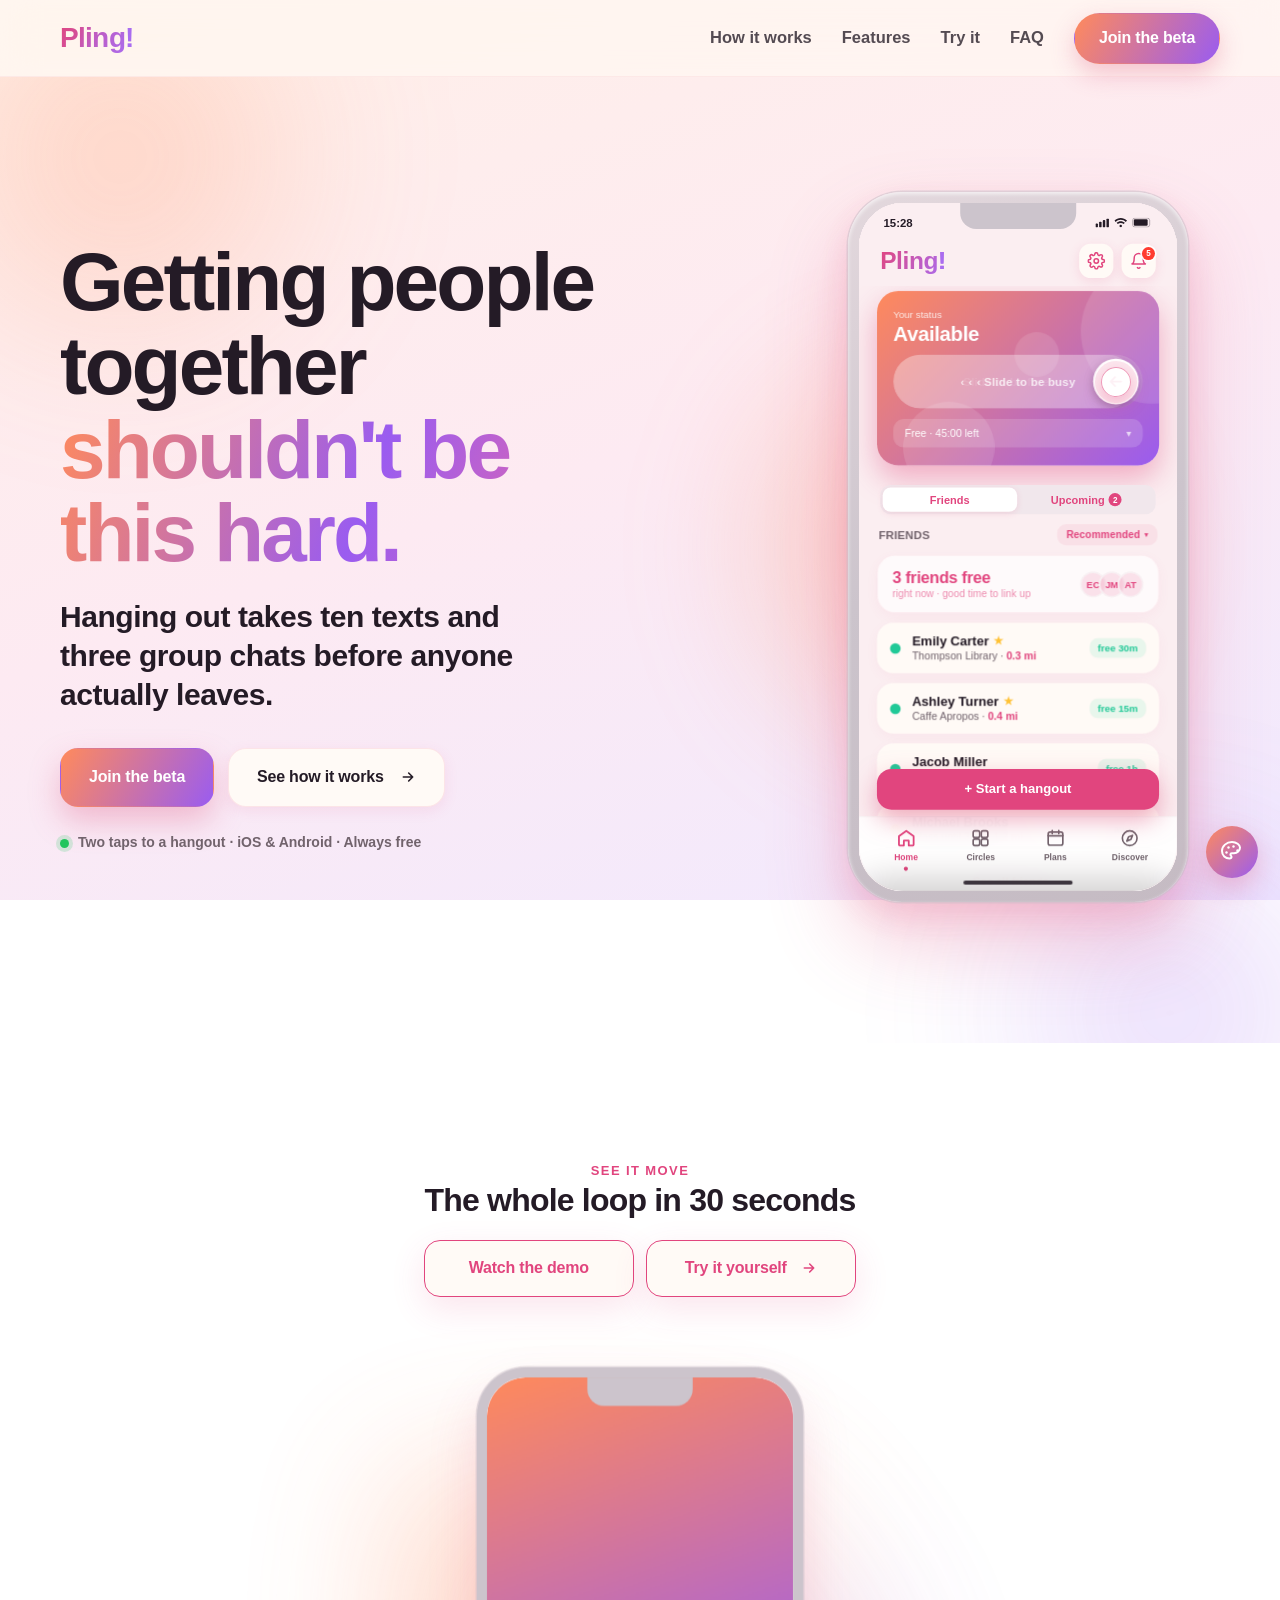
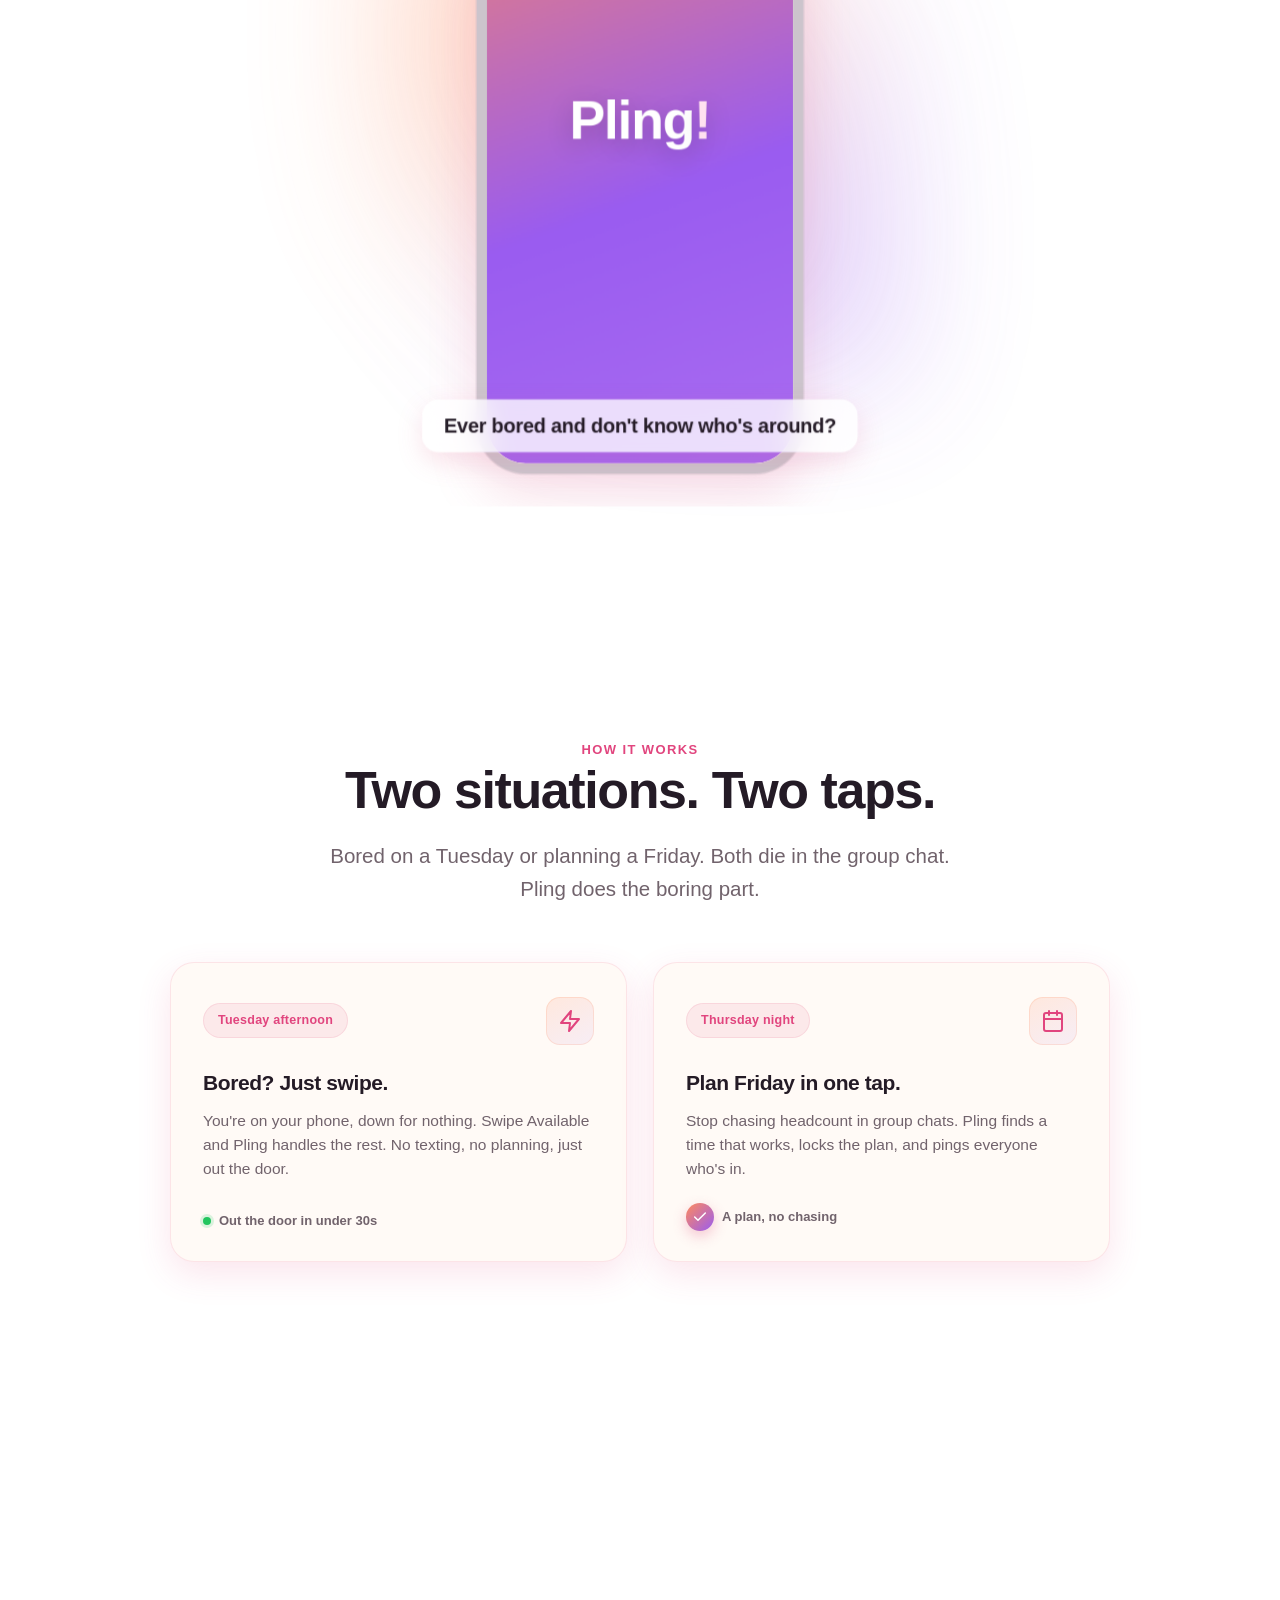
<file: pling.html>
<!DOCTYPE html>
<!-- saved from url=(0035)https://warren-duan.github.io/#home -->
<html lang="en" style="--lp-accent: #e1457e; --lp-grad-start: #ff8a5c; --lp-grad-end: #9a5cf0; --lp-border: rgba(225, 69, 126, 0.12); --lp-shadow-sm: 0 4px 14px rgba(225, 69, 126, 0.10); --lp-shadow-md: 0 12px 34px rgba(225, 69, 126, 0.14); --lp-shadow-lg: 0 30px 60px rgba(225, 69, 126, 0.18);"><head><meta http-equiv="Content-Type" content="text/html; charset=UTF-8">
    
    <meta name="viewport" content="width=device-width, initial-scale=1.0">
<title>Pling — See who's free, right now</title>
<meta name="description" content="Pling kills the coordination tax. Swipe Available and link up in two taps when you&#39;re bored, or plan Friday&#39;s event without chasing a headcount — cross-group invites, calendar matching, real-time headcount. Built for OSU.">
<meta name="author" content="Pling">
<meta name="robots" content="index, follow">

<meta property="og:type" content="website">
<meta property="og:site_name" content="Pling">
<meta property="og:title" content="Pling — See who&#39;s free, right now">
<meta property="og:description" content="Getting people together shouldn&#39;t be this hard. Swipe Available and link up in two taps, or plan Friday without the group-chat hell. Pling kills the coordination tax. Built for OSU.">
<meta property="og:url" content="https://pling.app/">
<meta property="og:image" content="data:image/svg+xml,%3Csvg xmlns=&#39;http://www.w3.org/2000/svg&#39; width=&#39;1200&#39; height=&#39;630&#39; viewBox=&#39;0 0 1200 630&#39;%3E%3Cdefs%3E%3ClinearGradient id=&#39;b&#39; x1=&#39;0&#39; y1=&#39;0&#39; x2=&#39;1&#39; y2=&#39;1&#39;%3E%3Cstop offset=&#39;0&#39; stop-color=&#39;%23fff0e8&#39;/%3E%3Cstop offset=&#39;.5&#39; stop-color=&#39;%23fdeaf2&#39;/%3E%3Cstop offset=&#39;1&#39; stop-color=&#39;%23f0e9ff&#39;/%3E%3C/linearGradient%3E%3ClinearGradient id=&#39;w&#39; x1=&#39;0&#39; y1=&#39;0&#39; x2=&#39;1&#39; y2=&#39;1&#39;%3E%3Cstop offset=&#39;0&#39; stop-color=&#39;%23e1457e&#39;/%3E%3Cstop offset=&#39;1&#39; stop-color=&#39;%23a96cf0&#39;/%3E%3C/linearGradient%3E%3C/defs%3E%3Crect width=&#39;1200&#39; height=&#39;630&#39; fill=&#39;url(%23b)&#39;/%3E%3Ctext x=&#39;600&#39; y=&#39;300&#39; font-family=&#39;SF Pro Display,Helvetica,Arial,sans-serif&#39; font-size=&#39;150&#39; font-weight=&#39;800&#39; letter-spacing=&#39;-4&#39; text-anchor=&#39;middle&#39; fill=&#39;url(%23w)&#39;%3EPling%3Ctspan fill=&#39;%23a96cf0&#39;%3E!%3C/tspan%3E%3C/text%3E%3Ctext x=&#39;600&#39; y=&#39;400&#39; font-family=&#39;SF Pro Display,Helvetica,Arial,sans-serif&#39; font-size=&#39;44&#39; font-weight=&#39;600&#39; letter-spacing=&#39;-1&#39; text-anchor=&#39;middle&#39; fill=&#39;%2371636c&#39;%3ESee who&#39;s free, right now.%3C/text%3E%3C/svg%3E">
<meta property="og:image:width" content="1200">
<meta property="og:image:height" content="630">
<meta property="og:image:alt" content="Pling — See who&#39;s free, right now">

<meta name="twitter:card" content="summary_large_image">
<meta name="twitter:title" content="Pling — See who&#39;s free, right now">
<meta name="twitter:description" content="Getting people together shouldn&#39;t be this hard. Two taps to a hangout, zero chasing for a plan. Pling kills the coordination tax. Built for OSU.">
<meta name="twitter:image" content="data:image/svg+xml,%3Csvg xmlns=&#39;http://www.w3.org/2000/svg&#39; width=&#39;1200&#39; height=&#39;630&#39; viewBox=&#39;0 0 1200 630&#39;%3E%3Cdefs%3E%3ClinearGradient id=&#39;b&#39; x1=&#39;0&#39; y1=&#39;0&#39; x2=&#39;1&#39; y2=&#39;1&#39;%3E%3Cstop offset=&#39;0&#39; stop-color=&#39;%23fff0e8&#39;/%3E%3Cstop offset=&#39;.5&#39; stop-color=&#39;%23fdeaf2&#39;/%3E%3Cstop offset=&#39;1&#39; stop-color=&#39;%23f0e9ff&#39;/%3E%3C/linearGradient%3E%3ClinearGradient id=&#39;w&#39; x1=&#39;0&#39; y1=&#39;0&#39; x2=&#39;1&#39; y2=&#39;1&#39;%3E%3Cstop offset=&#39;0&#39; stop-color=&#39;%23e1457e&#39;/%3E%3Cstop offset=&#39;1&#39; stop-color=&#39;%23a96cf0&#39;/%3E%3C/linearGradient%3E%3C/defs%3E%3Crect width=&#39;1200&#39; height=&#39;630&#39; fill=&#39;url(%23b)&#39;/%3E%3Ctext x=&#39;600&#39; y=&#39;340&#39; font-family=&#39;SF Pro Display,Helvetica,Arial,sans-serif&#39; font-size=&#39;150&#39; font-weight=&#39;800&#39; letter-spacing=&#39;-4&#39; text-anchor=&#39;middle&#39; fill=&#39;url(%23w)&#39;%3EPling%3Ctspan fill=&#39;%23a96cf0&#39;%3E!%3C/tspan%3E%3C/text%3E%3C/svg%3E">

<meta name="theme-color" content="#ff8a5c">

<link rel="icon" type="image/svg+xml" href="data:image/svg+xml,%3Csvg xmlns=&#39;http://www.w3.org/2000/svg&#39; viewBox=&#39;0 0 64 64&#39;%3E%3Cdefs%3E%3ClinearGradient id=&#39;g&#39; x1=&#39;0&#39; y1=&#39;0&#39; x2=&#39;1&#39; y2=&#39;1&#39;%3E%3Cstop offset=&#39;0&#39; stop-color=&#39;%23e1457e&#39;/%3E%3Cstop offset=&#39;1&#39; stop-color=&#39;%23a96cf0&#39;/%3E%3C/linearGradient%3E%3C/defs%3E%3Crect width=&#39;64&#39; height=&#39;64&#39; rx=&#39;16&#39; fill=&#39;url(%23g)&#39;/%3E%3Ctext x=&#39;32&#39; y=&#39;46&#39; font-family=&#39;SF Pro Display,Helvetica,Arial,sans-serif&#39; font-size=&#39;42&#39; font-weight=&#39;800&#39; text-anchor=&#39;middle&#39; fill=&#39;%23ffffff&#39;%3EP%3C/text%3E%3C/svg%3E">
    <link rel="stylesheet" href="./pling_files/landing.css">
<style>.rdp {
  --rdp-cell-size: 40px;
  --rdp-accent-color: #0000ff;
  --rdp-background-color: #e7edff;
  --rdp-accent-color-dark: #3003e1;
  --rdp-background-color-dark: #180270;
  --rdp-outline: 2px solid var(--rdp-accent-color); /* Outline border for focused elements */
  --rdp-outline-selected: 2px solid rgba(0, 0, 0, 0.75); /* Outline border for focused _and_ selected elements */

  margin: 1em;
}

/* Hide elements for devices that are not screen readers */
.rdp-vhidden {
  box-sizing: border-box;
  padding: 0;
  margin: 0;
  background: transparent;
  border: 0;
  -moz-appearance: none;
  -webkit-appearance: none;
  appearance: none;
  position: absolute !important;
  top: 0;
  width: 1px !important;
  height: 1px !important;
  padding: 0 !important;
  overflow: hidden !important;
  clip: rect(1px, 1px, 1px, 1px) !important;
  border: 0 !important;
}

/* Buttons */
.rdp-button_reset {
  appearance: none;
  position: relative;
  margin: 0;
  padding: 0;
  cursor: default;
  color: inherit;
  outline: none;
  background: none;
  font: inherit;

  -moz-appearance: none;
  -webkit-appearance: none;
}

.rdp-button {
  border: 2px solid transparent;
}

.rdp-button[disabled] {
  opacity: 0.25;
}

.rdp-button:not([disabled]) {
  cursor: pointer;
}

.rdp-button:focus:not([disabled]),
.rdp-button:active:not([disabled]) {
  color: inherit;
  border: var(--rdp-outline);
  background-color: var(--rdp-background-color);
}

.rdp-button:hover:not([disabled]) {
  background-color: var(--rdp-background-color);
}

.rdp-months {
  display: flex;
}

.rdp-month {
  margin: 0 1em;
}

.rdp-month:first-child {
  margin-left: 0;
}

.rdp-month:last-child {
  margin-right: 0;
}

.rdp-table {
  margin: 0;
  max-width: calc(var(--rdp-cell-size) * 7);
  border-collapse: collapse;
}

.rdp-with_weeknumber .rdp-table {
  max-width: calc(var(--rdp-cell-size) * 8);
  border-collapse: collapse;
}

.rdp-caption {
  display: flex;
  align-items: center;
  justify-content: space-between;
  padding: 0;
  text-align: left;
}

.rdp-multiple_months .rdp-caption {
  position: relative;
  display: block;
  text-align: center;
}

.rdp-caption_dropdowns {
  position: relative;
  display: inline-flex;
}

.rdp-caption_label {
  position: relative;
  z-index: 1;
  display: inline-flex;
  align-items: center;
  margin: 0;
  padding: 0 0.25em;
  white-space: nowrap;
  color: currentColor;
  border: 0;
  border: 2px solid transparent;
  font-family: inherit;
  font-size: 140%;
  font-weight: bold;
}

.rdp-nav {
  white-space: nowrap;
}

.rdp-multiple_months .rdp-caption_start .rdp-nav {
  position: absolute;
  top: 50%;
  left: 0;
  transform: translateY(-50%);
}

.rdp-multiple_months .rdp-caption_end .rdp-nav {
  position: absolute;
  top: 50%;
  right: 0;
  transform: translateY(-50%);
}

.rdp-nav_button {
  display: inline-flex;
  align-items: center;
  justify-content: center;
  width: var(--rdp-cell-size);
  height: var(--rdp-cell-size);
  padding: 0.25em;
  border-radius: 100%;
}

/* ---------- */
/* Dropdowns  */
/* ---------- */

.rdp-dropdown_year,
.rdp-dropdown_month {
  position: relative;
  display: inline-flex;
  align-items: center;
}

.rdp-dropdown {
  appearance: none;
  position: absolute;
  z-index: 2;
  top: 0;
  bottom: 0;
  left: 0;
  width: 100%;
  margin: 0;
  padding: 0;
  cursor: inherit;
  opacity: 0;
  border: none;
  background-color: transparent;
  font-family: inherit;
  font-size: inherit;
  line-height: inherit;
}

.rdp-dropdown[disabled] {
  opacity: unset;
  color: unset;
}

.rdp-dropdown:focus:not([disabled]) + .rdp-caption_label,
.rdp-dropdown:active:not([disabled]) + .rdp-caption_label {
  border: var(--rdp-outline);
  border-radius: 6px;
  background-color: var(--rdp-background-color);
}

.rdp-dropdown_icon {
  margin: 0 0 0 5px;
}

.rdp-head {
  border: 0;
}

.rdp-head_row,
.rdp-row {
  height: 100%;
}

.rdp-head_cell {
  vertical-align: middle;
  text-transform: uppercase;
  font-size: 0.75em;
  font-weight: 700;
  text-align: center;
  height: 100%;
  height: var(--rdp-cell-size);
  padding: 0;
}

.rdp-tbody {
  border: 0;
}

.rdp-tfoot {
  margin: 0.5em;
}

.rdp-cell {
  width: var(--rdp-cell-size);
  height: 100%;
  height: var(--rdp-cell-size);
  padding: 0;
  text-align: center;
}

.rdp-weeknumber {
  font-size: 0.75em;
}

.rdp-weeknumber,
.rdp-day {
  display: flex;
  overflow: hidden;
  align-items: center;
  justify-content: center;
  box-sizing: border-box;
  width: var(--rdp-cell-size);
  max-width: var(--rdp-cell-size);
  height: var(--rdp-cell-size);
  margin: 0;
  border: 2px solid transparent;
  border-radius: 100%;
}

.rdp-day_today:not(.rdp-day_outside) {
  font-weight: bold;
}

.rdp-day_selected:not([disabled]),
.rdp-day_selected:focus:not([disabled]),
.rdp-day_selected:active:not([disabled]),
.rdp-day_selected:hover:not([disabled]) {
  color: white;
  background-color: var(--rdp-accent-color);
}

.rdp-day_selected:focus:not([disabled]) {
  border: var(--rdp-outline-selected);
}

.rdp:not([dir='rtl']) .rdp-day_range_start:not(.rdp-day_range_end) {
  border-top-right-radius: 0;
  border-bottom-right-radius: 0;
}

.rdp:not([dir='rtl']) .rdp-day_range_end:not(.rdp-day_range_start) {
  border-top-left-radius: 0;
  border-bottom-left-radius: 0;
}

.rdp[dir='rtl'] .rdp-day_range_start:not(.rdp-day_range_end) {
  border-top-left-radius: 0;
  border-bottom-left-radius: 0;
}

.rdp[dir='rtl'] .rdp-day_range_end:not(.rdp-day_range_start) {
  border-top-right-radius: 0;
  border-bottom-right-radius: 0;
}

.rdp-day_range_end.rdp-day_range_start {
  border-radius: 100%;
}

.rdp-day_range_middle {
  border-radius: 0;
}
</style></head>
<body>
<nav class="lp-nav" id="lp-nav">
  <div class="lp-nav-inner">
    <a href="https://warren-duan.github.io/#home" class="lp-nav-brand" aria-label="Pling home">
      <span class="lp-nav-mark lp-jump" aria-hidden="true"><span class="lp-ltr" style="--i:0">P</span><span class="lp-ltr" style="--i:1">l</span><span class="lp-ltr" style="--i:2">i</span><span class="lp-ltr" style="--i:3">n</span><span class="lp-ltr" style="--i:4">g</span><span class="lp-ltr lp-nav-bang" style="--i:5">!</span></span>
    </a>

    <button class="lp-nav-toggle" aria-label="Toggle menu" aria-expanded="false" aria-controls="lp-nav-links">
      <span class="lp-nav-bars"><span></span><span></span><span></span></span>
    </button>

    <div class="lp-nav-links" id="lp-nav-links">
      <a href="https://warren-duan.github.io/#how" class="lp-nav-link">How it works</a>
      <a href="https://warren-duan.github.io/#features" class="lp-nav-link">Features</a>
      <a href="https://warren-duan.github.io/#demo" class="lp-nav-link">Try it</a>
      <a href="https://warren-duan.github.io/#faq" class="lp-nav-link">FAQ</a>
      <a href="https://warren-duan.github.io/#join" class="lp-btn lp-btn-primary lp-nav-cta">Join the beta</a>
    </div>
  </div>
</nav>
<main>
<section id="home" class="lp-section lp-hero">
  <div class="lp-container lp-hero-inner">

    <div class="lp-hero-copy">
      <h1 class="lp-hero-title lp-reveal in">
        Getting people together
        <span class="lp-hero-title-accent">shouldn't be this hard.</span>
      </h1>

      <p class="lp-lead lp-hero-lead lp-reveal in">
        <strong class="lp-hero-lead-strong">Hanging out takes ten texts and three group chats before anyone actually leaves.</strong>
      </p>

      <div class="lp-hero-cta lp-reveal in">
        <a href="https://warren-duan.github.io/#join" class="lp-btn lp-btn-primary lp-hero-btn">Join the beta</a>
        <a href="https://warren-duan.github.io/#how" class="lp-btn lp-btn-secondary lp-hero-btn">
          See how it works
          <svg class="lp-hero-btn-arrow" width="16" height="16" viewBox="0 0 24 24" fill="none" stroke="currentColor" stroke-width="2.4" stroke-linecap="round" stroke-linejoin="round" aria-hidden="true"><path d="M5 12h14M13 6l6 6-6 6"></path></svg>
        </a>
      </div>

      <p class="lp-hero-trust lp-reveal in">
        <span class="lp-hero-trust-dot" aria-hidden="true"></span>
        Two taps to a hangout · iOS &amp; Android · Always free
      </p>
    </div>

    <div class="lp-hero-visual lp-reveal in">
      <div class="lp-hero-glow" aria-hidden="true"></div>

      <div class="lp-hero-device">
        <div class="lp-hero-device-notch" aria-hidden="true"></div>
        <div class="lp-hero-device-screen">
          <iframe class="lp-lazy lp-hero-iframe" data-src="hero.html?v=5" data-src-mobile="hero.html?static=1&amp;v=5" title="Pling app tour" loading="lazy" scrolling="no" tabindex="-1" src="./pling_files/hero.html"></iframe>
          <span class="lp-hero-shield" aria-hidden="true"></span>
          <!-- mobile only: the frame loads static; tapping plays the tour -->
          <button type="button" class="lp-hero-play" aria-label="Watch the app in action">
            <span class="lp-hero-play-ic" aria-hidden="true">
              <svg viewBox="0 0 24 24" fill="currentColor" aria-hidden="true"><path d="M8 5v14l11-7z"></path></svg>
            </span>
            <span class="lp-hero-play-label">Watch it move</span>
          </button>
        </div>
      </div>

    </div>

  </div>
</section>

<section id="demo" class="lp-section lp-demo">
  <div class="lp-container lp-demo-inner lp-reveal in">

    <div class="lp-demo-textblock">
      <p class="lp-eyebrow lp-demo-eyebrow">See it move</p>
      <h2 class="lp-h2">The whole loop in 30 seconds</h2>
      <div class="lp-demo-cta-row">
        <a href="https://warren-duan.github.io/demo.html?from=landing" class="lp-btn lp-demo-cta">Watch the demo</a>
        <a href="https://warren-duan.github.io/app.html?from=landing" class="lp-btn lp-demo-cta">
          Try it yourself
          <svg class="lp-hero-btn-arrow" width="16" height="16" viewBox="0 0 24 24" fill="none" stroke="currentColor" stroke-width="2.4" stroke-linecap="round" stroke-linejoin="round" aria-hidden="true"><path d="M5 12h14M13 6l6 6-6 6"></path></svg>
        </a>
      </div>
    </div>

    <div class="lp-demo-stage">
      <span class="lp-demo-glow" aria-hidden="true"></span>
      <div class="lp-demo-device">
        <div class="lp-demo-screen">
          <iframe class="lp-lazy lp-demo-iframe lp-fit" data-src="demo.html?v=8" data-native-w="1100" title="Pling walkthrough" loading="lazy" scrolling="no" src="./pling_files/demo.html" style="transform: scale(0.909091);"></iframe>
          <span class="lp-demo-shield" aria-hidden="true"></span>
        </div>
      </div>
    </div>

  </div>
</section>

<section id="how" class="lp-section lp-how">
  <div class="lp-container">
    <div class="lp-how-head lp-reveal in">
      <span class="lp-eyebrow">How it works</span>
      <h2 class="lp-h2">Two situations. Two taps.</h2>
      <p class="lp-lead">Bored on a Tuesday or planning a Friday. Both die in the group chat. Pling does the boring part.</p>
    </div>

    <ol class="lp-how-grid lp-how-grid--two">
      <li class="lp-card lp-how-card lp-reveal in">
        <div class="lp-how-top">
          <span class="lp-how-day">Tuesday afternoon</span>
          <span class="lp-how-icon" aria-hidden="true">
            <svg viewBox="0 0 24 24" fill="none" stroke="currentColor" stroke-width="2" stroke-linecap="round" stroke-linejoin="round"><path d="M13 2 3 14h9l-1 8 10-12h-9l1-8z"></path></svg>
          </span>
        </div>
        <h3 class="lp-how-title">Bored? Just swipe.</h3>
        <p class="lp-how-line">You're on your phone, down for nothing. Swipe Available and Pling handles the rest. No texting, no planning, just out the door.</p>
        <span class="lp-how-badge">
          <span class="lp-how-bdot" aria-hidden="true"></span>
          Out the door in under 30s
        </span>
      </li>

      <li class="lp-card lp-how-card lp-reveal in">
        <div class="lp-how-top">
          <span class="lp-how-day">Thursday night</span>
          <span class="lp-how-icon" aria-hidden="true">
            <svg viewBox="0 0 24 24" fill="none" stroke="currentColor" stroke-width="2" stroke-linecap="round" stroke-linejoin="round"><rect x="3" y="4" width="18" height="18" rx="2"></rect><line x1="16" y1="2" x2="16" y2="6"></line><line x1="8" y1="2" x2="8" y2="6"></line><line x1="3" y1="10" x2="21" y2="10"></line></svg>
          </span>
        </div>
        <h3 class="lp-how-title">Plan Friday in one tap.</h3>
        <p class="lp-how-line">Stop chasing headcount in group chats. Pling finds a time that works, locks the plan, and pings everyone who's in.</p>
        <span class="lp-how-badge">
          <svg viewBox="0 0 24 24" fill="none" stroke="currentColor" stroke-width="2.2" stroke-linecap="round" stroke-linejoin="round" aria-hidden="true"><polyline points="20 6 9 17 4 12"></polyline></svg>
          A plan, no chasing
        </span>
      </li>
    </ol>
  </div>
</section>

<section id="why" class="lp-section lp-why">
  <div class="lp-container">
    <div class="lp-why-head lp-reveal in">
      <p class="lp-eyebrow">No noise</p>
      <h2 class="lp-h2">What we left out, on purpose</h2>
      <p class="lp-lead">
        No new feed. No new inbox. We automated the planning and cut everything else.
      </p>
    </div>

    <ul class="lp-why-grid">
      <li class="lp-card lp-why-card lp-reveal in">
        <span class="lp-why-tag">We skipped it</span>
        <h3 class="lp-why-no">Group chat</h3>
        <p class="lp-why-why">
          You already have one. Pling just <em>starts the hangout</em>.
        </p>
      </li>

      <li class="lp-card lp-why-card lp-reveal in">
        <span class="lp-why-tag">We skipped it</span>
        <h3 class="lp-why-no">A public feed</h3>
        <p class="lp-why-why">
          <em>Nothing to post, nothing to scroll.</em> Open it, see who’s free, close it.
        </p>
      </li>

      <li class="lp-card lp-why-card lp-reveal in">
        <span class="lp-why-tag">We skipped it</span>
        <h3 class="lp-why-no">Followers &amp; clout</h3>
        <p class="lp-why-why">
          <em>No counts, no likes</em>, no flex. Just your circle — friends, not an audience.
        </p>
      </li>

      <li class="lp-card lp-why-card lp-reveal in">
        <span class="lp-why-tag">Off by default</span>
        <h3 class="lp-why-no">Always-on location</h3>
        <p class="lp-why-why">
          <em>Off by default.</em> Flip it on for one friend when you want, off again after.
        </p>
      </li>
    </ul>

    <p class="lp-why-foot lp-reveal in">
      What’s left is the point: <strong>get bored, get a plan, get out.</strong> Under 30 seconds.
    </p>
  </div>
</section>

<section id="features" class="lp-section lp-feat">
  <div class="lp-container">
    <div class="lp-feat-head lp-reveal in">
      <p class="lp-eyebrow">Why it works</p>
      <h2 class="lp-h2">Handles the logistics.<br>Not your friendships.</h2>
      <p class="lp-lead">It handles the annoying parts. Picking something, finding a time, counting heads. So "who's free?" turns into a plan in two taps.</p>
    </div>

    <div class="lp-grid lp-feat-grid">
      <article class="lp-card lp-feat-card lp-reveal in">
        <span class="lp-feat-icon" aria-hidden="true">
          <svg viewBox="0 0 24 24" fill="none" stroke="currentColor" stroke-width="2" stroke-linecap="round" stroke-linejoin="round"><circle cx="12" cy="12" r="1.6"></circle><path d="M16.24 7.76a6 6 0 0 1 0 8.49M7.76 16.24a6 6 0 0 1 0-8.49M19.07 4.93a10 10 0 0 1 0 14.14M4.93 19.07a10 10 0 0 1 0-14.14"></path></svg>
        </span>
        <h3 class="lp-feat-title">Who's free, right now</h3>
        <p class="lp-feat-body">Open the app and see who's actually free this second, with a timer on each. You know exactly how long the window is before it closes.</p>
      </article>

      <article class="lp-card lp-feat-card lp-reveal in">
        <span class="lp-feat-icon" aria-hidden="true">
          <svg viewBox="0 0 24 24" fill="none" stroke="currentColor" stroke-width="2" stroke-linecap="round" stroke-linejoin="round"><rect x="3" y="4" width="18" height="18" rx="2"></rect><line x1="16" y1="2" x2="16" y2="6"></line><line x1="8" y1="2" x2="8" y2="6"></line><line x1="3" y1="10" x2="21" y2="10"></line><path d="M9 16l2 2 4-4"></path></svg>
        </span>
        <h3 class="lp-feat-title">Calendar matching</h3>
        <p class="lp-feat-body">It syncs your calendar, marks you busy in class, and finds the window when your group is free. No does-this-work text, no back and forth.</p>
      </article>

      <article class="lp-card lp-feat-card lp-reveal in">
        <span class="lp-feat-icon" aria-hidden="true">
          <svg viewBox="0 0 24 24" fill="none" stroke="currentColor" stroke-width="2" stroke-linecap="round" stroke-linejoin="round"><path d="M16 21v-2a4 4 0 0 0-4-4H6a4 4 0 0 0-4 4v2"></path><circle cx="9" cy="7" r="4"></circle><line x1="19" y1="8" x2="19" y2="14"></line><line x1="22" y1="11" x2="16" y2="11"></line></svg>
        </span>
        <h3 class="lp-feat-title">Nobody forgotten</h3>
        <p class="lp-feat-body">It nudges you to invite the friends you always mean to bring and always forget. Your whole crew, not just whoever you texted last.</p>
      </article>
    </div>
  </div>
</section>

<section id="faq" class="lp-section lp-faq">
  <div class="lp-container">
    <div class="lp-faq-head lp-reveal in">
      <p class="lp-eyebrow">Good questions</p>
      <h2 class="lp-h2">Before you flip your status</h2>
      <p class="lp-lead">Straight answers, no fluff.</p>
    </div>

    <div class="lp-faq-list lp-reveal in">
      <div class="lp-faq-item">
        <button class="lp-faq-q" type="button" aria-expanded="false" aria-controls="lp-faq-a1">
          Is it free?
          <span class="lp-faq-ic" aria-hidden="true">+</span>
        </button>
        <div class="lp-faq-a" id="lp-faq-a1">
          <p><em>Yes, always free.</em> No paywall, no "upgrade to see your friends." No ads, ever.</p>
        </div>
      </div>

      <div class="lp-faq-item">
        <button class="lp-faq-q" type="button" aria-expanded="false" aria-controls="lp-faq-a2">
          Is my location shared?
          <span class="lp-faq-ic" aria-hidden="true">+</span>
        </button>
        <div class="lp-faq-a" id="lp-faq-a2">
          <p>Only if you turn it on. It's <em>off by default</em> and set per friend. On for the people you'd actually meet, off for everyone else. Location sharing is opt-in per friend. You control exactly who sees you and when.</p>
        </div>
      </div>

      <div class="lp-faq-item">
        <button class="lp-faq-q" type="button" aria-expanded="false" aria-controls="lp-faq-a3">
          How do friends get added?
          <span class="lp-faq-ic" aria-hidden="true">+</span>
        </button>
        <div class="lp-faq-a" id="lp-faq-a3">
          <p>From your phone contacts. <em>No username</em>, <em>no requests</em>. Stays small, like the 10 to 20 people you'd text "you up?"</p>
        </div>
      </div>

      <div class="lp-faq-item">
        <button class="lp-faq-q" type="button" aria-expanded="false" aria-controls="lp-faq-a7">
          Can I plan a real event, not just a spontaneous hang?
          <span class="lp-faq-ic" aria-hidden="true">+</span>
        </button>
        <div class="lp-faq-a" id="lp-faq-a7">
          <p><em>Yes.</em> The Plans tab pulls in different friend groups, finds a time everyone's free, and tracks a live headcount. Built for the Friday party.</p>
        </div>
      </div>

      <div class="lp-faq-item">
        <button class="lp-faq-q" type="button" aria-expanded="false" aria-controls="lp-faq-a8">
          How does it know what to suggest?
          <span class="lp-faq-ic" aria-hidden="true">+</span>
        </button>
        <div class="lp-faq-a" id="lp-faq-a8">
          <p>It learns from what you <em>actually like</em> — coffee, gym, study blocks — and suggests those when your brain's fried. Pick one, it pulls in whoever's free.</p>
        </div>
      </div>

      <div class="lp-faq-item">
        <button class="lp-faq-q" type="button" aria-expanded="false" aria-controls="lp-faq-a4">
          iPhone or Android?
          <span class="lp-faq-ic" aria-hidden="true">+</span>
        </button>
        <div class="lp-faq-a" id="lp-faq-a4">
          <p><em>Both.</em> iPhone, Pixel, whatever. Same live status for everyone.</p>
        </div>
      </div>

      <div class="lp-faq-item open">
        <button class="lp-faq-q" type="button" aria-expanded="true" aria-controls="lp-faq-a5">
          Is there messaging?
          <span class="lp-faq-ic" aria-hidden="true">+</span>
        </button>
        <div class="lp-faq-a" id="lp-faq-a5">
          <p>Pling doesn't have its own messaging. Use <em>whatever you already use to chat</em> — iMessage, WhatsApp, Snapchat, whatever your group is on. Pling just gets everyone in the same place.</p>
        </div>
      </div>

      <div class="lp-faq-item">
        <button class="lp-faq-q" type="button" aria-expanded="false" aria-controls="lp-faq-a6">
          How is this different from Snap Maps or Find My?
          <span class="lp-faq-ic" aria-hidden="true">+</span>
        </button>
        <div class="lp-faq-a" id="lp-faq-a6">
          <p>Those track <em>where</em> you are, always. Pling is about <em>intent</em>. "Free for 45 min, come grab coffee." Timer ends, you're gone. A green light, not a dot on a map.</p>
        </div>
      </div>
    </div>
  </div>
</section>

<section class="lp-section lp-join" id="join">
  <div class="lp-container">
    <div class="lp-join-panel lp-reveal in">
      <div class="lp-join-glow" aria-hidden="true"></div>
      <div class="lp-join-orb lp-join-orb-a" aria-hidden="true"></div>
      <div class="lp-join-orb lp-join-orb-b" aria-hidden="true"></div>

      <div class="lp-join-inner">
        <span class="lp-eyebrow lp-join-eyebrow">Now at Ohio State</span>
        <h2 class="lp-h2 lp-join-h2">Get in early</h2>
        <p class="lp-lead lp-join-lead">
          First invites go out across OSU this fall. Drop your email, skip the line.
        </p>

        <form class="lp-signup-form lp-join-form">
          <label class="lp-join-field">
            <span class="lp-join-label">Email</span>
            <input class="lp-join-input" type="email" name="email" required="" autocomplete="email" placeholder="you@osu.edu" aria-label="Your email address">
          </label>
          <button type="submit" class="lp-btn lp-btn-primary lp-join-btn">
            Join the beta
          </button>
        </form>

        <div class="lp-signup-success lp-join-success" role="status" aria-live="polite" hidden="">
          <span class="lp-join-success-check" aria-hidden="true">✓</span>
          <span class="lp-join-success-text">You're on the list. We'll text you an invite.</span>
        </div>

        <p class="lp-join-error" role="alert" hidden="">Hmm, that didn't go through. Try again.</p>

        <p class="lp-join-fineprint">No spam. Just your invite.</p>
      </div>
    </div>
  </div>
</section>
</main>
<footer class="lp-footer">
  <div class="lp-container lp-footer-inner">
    <div class="lp-footer-top">
      <div class="lp-footer-brand">
        <span class="lp-footer-mark">Pling<span class="lp-footer-bang">!</span></span>
        <p class="lp-footer-tag">Pling — straightforward socializing.</p>
      </div>

      <nav class="lp-footer-nav" aria-label="Footer">
        <a href="https://warren-duan.github.io/#how" class="lp-footer-link">How it works</a>
        <a href="https://warren-duan.github.io/#features" class="lp-footer-link">Features</a>
        <a href="https://warren-duan.github.io/#faq" class="lp-footer-link">FAQ</a>
        <a href="https://warren-duan.github.io/#join" class="lp-footer-link">Join the beta</a>
        <a href="https://warren-duan.github.io/support.html" class="lp-footer-link">Support</a>
        <a href="https://warren-duan.github.io/privacy_policy.MD" class="lp-footer-link">Privacy</a>
        <a href="https://warren-duan.github.io/copyright.html" class="lp-footer-link">Copyright</a>
      </nav>
    </div>

    <div class="lp-footer-bottom">
      <p class="lp-footer-copy">© 2026 Pling.</p>
    </div>
  </div>
</footer>

<!-- Floating accent-theme picker — bottom-right, click to open -->
<div class="lp-theme-fab" id="lpThemeFab">
  <div class="lp-theme-pop" id="lpThemePop" role="dialog" aria-label="Accent color" hidden="">
    <span class="lp-theme-pop-title">Theme</span>
    <div class="lp-theme-dots" id="lpThemeDots" role="group" aria-label="Accent color"><button type="button" class="lp-theme-dot sel" data-key="sunset" title="Sunset" aria-label="Sunset" style="background:linear-gradient(135deg,#ff8a5c,#9a5cf0)"></button><button type="button" class="lp-theme-dot" data-key="berry" title="Berry" aria-label="Berry" style="background:linear-gradient(135deg,#f472b6,#6366f1)"></button><button type="button" class="lp-theme-dot" data-key="lagoon" title="Lagoon" aria-label="Lagoon" style="background:linear-gradient(135deg,#22d3ee,#a855f7)"></button><button type="button" class="lp-theme-dot" data-key="watermelon" title="Watermelon" aria-label="Watermelon" style="background:linear-gradient(135deg,#fb7185,#34d399)"></button><button type="button" class="lp-theme-dot" data-key="citrus" title="Citrus Pop" aria-label="Citrus Pop" style="background:linear-gradient(135deg,#fbbf24,#ec4899)"></button><button type="button" class="lp-theme-dot" data-key="graphite" title="Graphite" aria-label="Graphite" style="background:linear-gradient(135deg,#64748b,#334155)"></button></div>
  </div>
  <button type="button" class="lp-theme-toggle" id="lpThemeToggle" aria-label="Change theme" aria-expanded="false" aria-controls="lpThemePop">
    <svg viewBox="0 0 24 24" fill="none" stroke="currentColor" stroke-width="2" stroke-linecap="round" stroke-linejoin="round" aria-hidden="true">
      <circle cx="13.5" cy="6.5" r="1.2" fill="currentColor" stroke="none"></circle>
      <circle cx="17.5" cy="10.5" r="1.2" fill="currentColor" stroke="none"></circle>
      <circle cx="8.5" cy="7.5" r="1.2" fill="currentColor" stroke="none"></circle>
      <circle cx="6.5" cy="12.5" r="1.2" fill="currentColor" stroke="none"></circle>
      <path d="M12 2C6.5 2 2 6 2 11c0 4.5 3.5 7.5 7.5 7.5 1.5 0 2-1 2-1.7 0-.5-.3-.9-.6-1.2-.3-.3-.5-.6-.5-1 0-.8.7-1.4 1.5-1.4H14c3.3 0 6-2.5 6-5.7C20 4.9 16.4 2 12 2z"></path>
    </svg>
  </button>
</div>

<!-- ============================================================
     SIGNUP BACKEND — Firebase Firestore (free Spark tier)
     SETUP:
       1. console.firebase.google.com → create a project (free).
       2. Build → Firestore Database → Create database.
       3. Project settings → General → Your apps → add a Web app → copy its config.
       4. Paste your values over the REPLACE_ME placeholders below.
       5. Firestore → Rules — allow create-only on the signups collection:
            rules_version = '2';
            service cloud.firestore {
              match /databases/{database}/documents {
                match /signups/{doc} {
                  allow create: if request.resource.data.email is string
                                && request.resource.data.email.size() < 254;
                  allow read, update, delete: if false;
                }
              }
            }
     Until configured, the form falls back to a local success message.
     ============================================================ -->
<script type="module">
  // ↓↓↓ PASTE YOUR FIREBASE CONFIG HERE ↓↓↓
  const firebaseConfig = {
    apiKey: "AIzaSyC1MStRrvJeAyvGIkABx49wwVZiHCq_zr4",
    authDomain: "pling-bb7d3.firebaseapp.com",
    projectId: "pling-bb7d3",
    storageBucket: "pling-bb7d3.firebasestorage.app",
    messagingSenderId: "628925671623",
    appId: "1:628925671623:web:fd9be6b725e6d69f5176e2",
    measurementId: "G-D61HEFRC3N"
  };
  // ↑↑↑ PASTE YOUR FIREBASE CONFIG HERE ↑↑↑

  const configured = !JSON.stringify(firebaseConfig).includes("REPLACE_ME");
  if (configured) {
    // PERF: don't pull the Firebase SDK (~150KB) into every page view just for
    // the signup form. Import lazily on first call; prewarm when a visitor
    // focuses the email field so submit feels instant.
    let sdkPromise = null;
    function loadSdk() {
      if (!sdkPromise) {
        sdkPromise = Promise.all([
          import("https://www.gstatic.com/firebasejs/10.12.5/firebase-app.js"),
          import("https://www.gstatic.com/firebasejs/10.12.5/firebase-firestore.js"),
        ]).then(([appMod, fsMod]) => {
          const db = fsMod.getFirestore(appMod.initializeApp(firebaseConfig));
          return { fsMod, db };
        });
      }
      return sdkPromise;
    }
    // exposed to the classic signup handler below
    window.plingSignup = (email) => loadSdk().then(({ fsMod, db }) =>
      fsMod.addDoc(fsMod.collection(db, "signups"), {
        email: email,
        source: "landing",
        createdAt: fsMod.serverTimestamp(),
        userAgent: navigator.userAgent.slice(0, 300),
      })
    );
    document.addEventListener("focusin", function prewarm(e) {
      if (e.target && e.target.matches && e.target.matches(".lp-join-input, .lp-signup-form input")) {
        loadSdk().catch(() => {});
        document.removeEventListener("focusin", prewarm);
      }
    });
  }
</script>

<script>
/* ============================================================
   PLING — landing accent-theme picker (footer)
   Same 8 presets as the app. Maps a theme onto the landing's --lp-* vars and
   persists under the shared 'pling_theme' key, so the marketing site and the
   prototype stay on the same accent. Semantic green (--lp-free) is never touched.
   ============================================================ */
(function () {
  'use strict';
  var THEMES = {
    sunset:     { name: 'Sunset',     accent: '#e1457e', g1: '#ff8a5c', g2: '#9a5cf0' },
    berry:      { name: 'Berry',      accent: '#6366f1', g1: '#f472b6', g2: '#6366f1' },
    lagoon:     { name: 'Lagoon',     accent: '#a855f7', g1: '#22d3ee', g2: '#a855f7' },
    watermelon: { name: 'Watermelon', accent: '#fb7185', g1: '#fb7185', g2: '#34d399' },
    citrus:     { name: 'Citrus Pop', accent: '#ec4899', g1: '#fbbf24', g2: '#ec4899' },
    graphite:   { name: 'Graphite',   accent: '#475569', g1: '#64748b', g2: '#334155' }
  };
  var ORDER = ['sunset', 'berry', 'lagoon', 'watermelon', 'citrus', 'graphite'];

  function hexToRgb(h) {
    h = String(h).replace('#', '');
    if (h.length === 3) h = h.split('').map(function (c) { return c + c; }).join('');
    var n = parseInt(h, 16);
    return [(n >> 16) & 255, (n >> 8) & 255, n & 255];
  }
  function getSaved() {
    try { return JSON.parse(localStorage.getItem('pling_theme') || 'null'); } catch (e) { return null; }
  }
  function resolve(s) {
    if (s && s.custom) { return { accent: s.custom, g1: s.custom, g2: s.custom, _custom: true }; }
    if (typeof s === 'string' && THEMES[s]) return THEMES[s];
    return THEMES.sunset;
  }
  function apply(s) {
    var t = resolve(s);
    var r = document.documentElement.style, rgb = hexToRgb(t.accent);
    r.setProperty('--lp-accent', t.accent);
    r.setProperty('--lp-grad-start', t.g1);
    r.setProperty('--lp-grad-end', t.g2);
    r.setProperty('--lp-border', 'rgba(' + rgb.join(', ') + ', 0.12)');
    r.setProperty('--lp-shadow-sm', '0 4px 14px rgba(' + rgb.join(', ') + ', 0.10)');
    r.setProperty('--lp-shadow-md', '0 12px 34px rgba(' + rgb.join(', ') + ', 0.14)');
    r.setProperty('--lp-shadow-lg', '0 30px 60px rgba(' + rgb.join(', ') + ', 0.18)');
  }
  function currentKey() {
    var s = getSaved();
    if (s && s.custom) return null;
    return (typeof s === 'string' && THEMES[s]) ? s : 'sunset';
  }

  // apply ASAP (saved theme), then wire the dots once the DOM is ready
  apply(getSaved());

  function build() {
    var host = document.getElementById('lpThemeDots');
    if (!host) return;
    var cur = currentKey();
    host.innerHTML = ORDER.map(function (key) {
      var t = THEMES[key];
      return '<button type="button" class="lp-theme-dot' + (key === cur ? ' sel' : '') +
        '" data-key="' + key + '" title="' + t.name + '" aria-label="' + t.name +
        '" style="background:linear-gradient(135deg,' + t.g1 + ',' + t.g2 + ')"></button>';
    }).join('');
    host.addEventListener('click', function (e) {
      var btn = e.target.closest('.lp-theme-dot');
      if (!btn) return;
      var key = btn.getAttribute('data-key');
      try { localStorage.setItem('pling_theme', JSON.stringify(key)); } catch (err) {}
      apply(key);
      Array.prototype.forEach.call(host.children, function (c) {
        c.classList.toggle('sel', c.getAttribute('data-key') === key);
      });
    });

    // floating button open/close
    var fab = document.getElementById('lpThemeFab');
    var toggle = document.getElementById('lpThemeToggle');
    var pop = document.getElementById('lpThemePop');
    if (fab && toggle && pop) {
      var openPop = function () { pop.hidden = false; requestAnimationFrame(function () { fab.classList.add('open'); }); toggle.setAttribute('aria-expanded', 'true'); };
      var closePop = function () { fab.classList.remove('open'); toggle.setAttribute('aria-expanded', 'false'); setTimeout(function () { if (!fab.classList.contains('open')) pop.hidden = true; }, 220); };
      toggle.addEventListener('click', function (e) { e.stopPropagation(); fab.classList.contains('open') ? closePop() : openPop(); });
      document.addEventListener('click', function (e) { if (fab.classList.contains('open') && !fab.contains(e.target)) closePop(); });
      document.addEventListener('keydown', function (e) { if (e.key === 'Escape' && fab.classList.contains('open')) closePop(); });
    }
  }
  if (document.readyState === 'loading') {
    document.addEventListener('DOMContentLoaded', build, { once: true });
  } else { build(); }
})();
</script>

<script>
/* ============================================================
   PLING — landing page shell JS
   Implements all shared contracts. Vanilla, no libraries.
   Robust to missing elements.
   ============================================================ */
(function () {
  'use strict';

  function ready(fn) {
    if (document.readyState === 'loading') {
      document.addEventListener('DOMContentLoaded', fn, { once: true });
    } else {
      fn();
    }
  }

  ready(function () {
    var supportsIO = 'IntersectionObserver' in window;

    /* ---------- Lazy iframes ---------- */
    (function lazyIframes() {
      var frames = Array.prototype.slice.call(document.querySelectorAll('iframe.lp-lazy'));
      if (!frames.length) return;

      var isMobile = window.matchMedia &&
        window.matchMedia('(max-width: 768px)').matches;

      function load(frame) {
        if (frame.getAttribute('src')) return;
        // on mobile, prefer a lighter static source when one is provided
        var src = (isMobile && frame.getAttribute('data-src-mobile')) ||
          frame.getAttribute('data-src');
        if (src) frame.setAttribute('src', src);
      }

      if (!supportsIO) {
        frames.forEach(load);
        return;
      }

      var io = new IntersectionObserver(function (entries) {
        entries.forEach(function (entry) {
          if (entry.isIntersecting) {
            load(entry.target);
            io.unobserve(entry.target);
          }
        });
      }, { rootMargin: '200px 0px', threshold: 0.25 });

      frames.forEach(function (f) { io.observe(f); });

      // Fallback: once loaded, eagerly load any frame already in/above the viewport
      // (IntersectionObserver can be throttled, e.g. in background tabs).
      window.addEventListener('load', function () {
        frames.forEach(function (f) {
          if (f.getAttribute('src')) return;
          var r = f.getBoundingClientRect();
          if (r.top < window.innerHeight + 300) { load(f); io.unobserve(f); }
        });
      });

      // Pause the self-playing demo while its iframe is off-screen (saves CPU/battery
      // when two demos exist). demo.html listens for these messages.
      var vis = new IntersectionObserver(function (entries) {
        entries.forEach(function (entry) {
          var win = entry.target.contentWindow;
          if (!win) return;
          try {
            win.postMessage(
              { type: 'pling-demo', action: entry.isIntersecting ? 'resume' : 'pause' },
              '*'
            );
          } catch (err) { /* cross-origin guard, no-op */ }
        });
      }, { threshold: 0.05 });
      frames.forEach(function (f) { vis.observe(f); });
    })();

    /* ---------- Pause hero decorations off-screen ----------
       The hero's infinite animations (device float, chips, pulse dot) keep the
       compositor busy long after the user scrolls past. Toggle a class that
       freezes them while the hero isn't visible. */
    (function pauseHeroOffscreen() {
      var hero = document.querySelector('.lp-hero');
      if (!hero || !supportsIO) return;
      var io = new IntersectionObserver(function (entries) {
        entries.forEach(function (entry) {
          hero.classList.toggle('lp-offscreen', !entry.isIntersecting);
        });
      }, { threshold: 0.02 });
      io.observe(hero);
    })();

    /* ---------- Fit embedded demos ----------
       The demo (demo.html) renders at a fixed native size; scale each .lp-fit
       iframe to its frame width. CSS can't derive a unitless ratio from a fluid
       length, so it's done here. Runs on load + resize. */
    (function fitEmbeddedDemos() {
      var fits = Array.prototype.slice.call(document.querySelectorAll('iframe.lp-fit'));
      if (!fits.length) return;

      function fit() {
        fits.forEach(function (f) {
          var nativeW = parseFloat(f.getAttribute('data-native-w')) || 390;
          var screen = f.parentElement;
          if (!screen) return;
          var w = screen.clientWidth;
          if (!w) return;
          f.style.transform = 'scale(' + (w / nativeW) + ')';
        });
      }

      fit();
      window.addEventListener('load', fit);

      var raf = null;
      window.addEventListener('resize', function () {
        if (raf) cancelAnimationFrame(raf);
        raf = requestAnimationFrame(fit);
      });
    })();

    /* ---------- Hero "Watch it move" (mobile) ----------
       On mobile the hero loads a static screen (hero.html?static=1). Tapping
       the play button swaps in the animated tour and hides the overlay. */
    (function heroPlay() {
      var btn = document.querySelector('.lp-hero-play');
      if (!btn) return;
      var screen = btn.closest ? btn.closest('.lp-hero-device-screen') : null;
      var frame = screen ? screen.querySelector('.lp-hero-iframe') : null;
      btn.addEventListener('click', function () {
        if (frame) {
          frame.setAttribute('src', frame.getAttribute('data-src') || 'hero.html');
        }
        if (screen) screen.classList.add('lp-played');
      });
    })();

    /* ---------- Reveal on scroll ---------- */
    (function reveal() {
      var els = Array.prototype.slice.call(document.querySelectorAll('.lp-reveal'));
      if (!els.length) return;

      if (!supportsIO) {
        els.forEach(function (el) { el.classList.add('in'); });
        return;
      }

      function show(el) {
        var delay = el.getAttribute('data-reveal-delay');
        if (delay) { el.style.transitionDelay = delay; }
        el.classList.add('in');
      }

      var io = new IntersectionObserver(function (entries) {
        entries.forEach(function (entry) {
          if (entry.isIntersecting) {
            show(entry.target);
            io.unobserve(entry.target);
          }
        });
      }, { rootMargin: '0px 0px -6% 0px', threshold: 0.1 });

      els.forEach(function (el) { io.observe(el); });

      // Safety: reveal anything already in or above the viewport on load
      // (deep-links / fast scroll could otherwise leave content stuck at opacity 0).
      function revealPassed() {
        els.forEach(function (el) {
          if (el.classList.contains('in')) return;
          var r = el.getBoundingClientRect();
          if (r.top < window.innerHeight * 0.95) { show(el); io.unobserve(el); }
        });
      }
      requestAnimationFrame(revealPassed);
      window.addEventListener('load', revealPassed);
    })();

    /* ---------- FAQ accordion ---------- */
    (function faq() {
      var items = Array.prototype.slice.call(document.querySelectorAll('.lp-faq-item'));
      if (!items.length) return;

      document.addEventListener('click', function (e) {
        var q = e.target.closest ? e.target.closest('.lp-faq-q') : null;
        if (!q) return;
        var item = q.closest('.lp-faq-item');
        if (!item) return;
        e.preventDefault();

        var willOpen = !item.classList.contains('open');

        // close siblings for a clean single-open accordion
        items.forEach(function (other) {
          if (other !== item) {
            other.classList.remove('open');
            var ob = other.querySelector('.lp-faq-q');
            if (ob) ob.setAttribute('aria-expanded', 'false');
          }
        });

        item.classList.toggle('open', willOpen);
        q.setAttribute('aria-expanded', willOpen ? 'true' : 'false');
      });
    })();

    /* ---------- Mobile nav ---------- */
    (function mobileNav() {
      var nav = document.querySelector('.lp-nav');
      if (!nav) return;
      var toggle = nav.querySelector('.lp-nav-toggle');

      function setOpen(open) {
        nav.classList.toggle('open', open);
        if (toggle) toggle.setAttribute('aria-expanded', open ? 'true' : 'false');
      }

      if (toggle) {
        toggle.addEventListener('click', function () {
          setOpen(!nav.classList.contains('open'));
        });
      }

      // close when a link inside the nav is clicked
      nav.addEventListener('click', function (e) {
        var link = e.target.closest ? e.target.closest('a') : null;
        if (link) setOpen(false);
      });

      // close on Escape / outside click
      document.addEventListener('keydown', function (e) {
        if (e.key === 'Escape') setOpen(false);
      });
      document.addEventListener('click', function (e) {
        if (nav.classList.contains('open') && !nav.contains(e.target)) setOpen(false);
      });
    })();

    /* ---------- Easter egg: click the "Pling!" logo → letters jump in sequence.
       Also auto-bounces on its own every few minutes (skipped under
       reduced-motion / while the tab is hidden). ---------- */
    (function plingLogo() {
      var brand = document.querySelector('.lp-nav-brand');
      if (!brand) return;
      var mark = brand.querySelector('.lp-nav-mark');
      if (!mark) return;
      function play() {
        mark.classList.remove('lp-jump');
        void mark.offsetWidth;        // reflow so the animation restarts every time
        mark.classList.add('lp-jump');
      }
      brand.addEventListener('click', play);

      var rm = window.matchMedia && window.matchMedia('(prefers-reduced-motion: reduce)');
      if (rm && rm.matches) return;
      (function scheduleBounce() {
        var delay = 120000 + Math.random() * 180000; // random 2–5 min
        setTimeout(function () {
          if (!document.hidden) play();              // don't bounce off-screen
          scheduleBounce();
        }, delay);
      })();
    })();

    /* ---------- Signup form (writes to Firebase if configured, else local success) ---------- */
    (function signup() {
      var forms = Array.prototype.slice.call(document.querySelectorAll('.lp-signup-form'));
      if (!forms.length) return;

      var emailRe = /^[^\s@]+@[^\s@]+\.[^\s@]+$/;

      forms.forEach(function (form) {
        form.addEventListener('submit', function (e) {
          e.preventDefault();

          var emailInput = form.querySelector('input[type="email"], input[name="email"]');
          var value = emailInput ? String(emailInput.value).trim() : '';

          if (emailInput && (!emailRe.test(value) || value.length >= 254)) {
            emailInput.setAttribute('aria-invalid', 'true');
            form.classList.add('lp-signup-error');
            if (typeof emailInput.reportValidity === 'function') {
              emailInput.setCustomValidity('Enter a valid email');
              emailInput.reportValidity();
              emailInput.setCustomValidity('');
            } else {
              emailInput.focus();
            }
            return;
          }

          if (emailInput) emailInput.removeAttribute('aria-invalid');
          form.classList.remove('lp-signup-error');

          var parent = form.parentNode;
          var success = parent ? parent.querySelector('.lp-signup-success') : null;
          var errEl = parent ? parent.querySelector('.lp-join-error') : null;
          var btn = form.querySelector('button[type="submit"]');
          var btnText = btn ? btn.textContent : '';

          function showSuccess() {
            form.setAttribute('hidden', '');
            form.style.display = 'none';
            if (errEl) errEl.setAttribute('hidden', '');
            if (success) {
              success.removeAttribute('hidden');
              success.style.display = '';
              if (typeof success.focus === 'function') {
                success.setAttribute('tabindex', '-1');
                success.focus();
              }
            }
          }
          function showError(detail) {
            if (btn) { btn.disabled = false; btn.textContent = btnText; }
            if (errEl) {
              errEl.textContent = detail
                ? "Couldn't save (" + detail + "). Try again."
                : "Hmm, that didn't go through. Try again.";
              errEl.removeAttribute('hidden');
            }
          }

          // Save to Firebase if configured; otherwise local success fallback.
          if (typeof window.plingSignup === 'function') {
            if (btn) { btn.disabled = true; btn.textContent = 'Joining…'; }
            Promise.resolve(window.plingSignup(value))
              .then(showSuccess)
              .catch(function (err) {
                console.error('Pling: signup write failed', err);
                showError(err && err.code ? err.code : (err && err.message ? err.message : ''));
              });
          } else {
            showSuccess();
          }
        });

        // clear error state as the user types
        form.addEventListener('input', function (e) {
          if (e.target && e.target.matches && e.target.matches('input')) {
            e.target.removeAttribute('aria-invalid');
            form.classList.remove('lp-signup-error');
            var parent = form.parentNode;
            var errEl = parent ? parent.querySelector('.lp-join-error') : null;
            if (errEl) errEl.setAttribute('hidden', '');
          }
        });
      });
    })();

    /* ---------- Smooth scroll with sticky-nav offset ---------- */
    (function smoothScroll() {
      var nav = document.querySelector('.lp-nav');

      function navOffset() {
        return nav ? nav.getBoundingClientRect().height + 14 : 14;
      }

      document.addEventListener('click', function (e) {
        var link = e.target.closest ? e.target.closest('a[href^="#"]') : null;
        if (!link) return;

        var href = link.getAttribute('href');
        if (!href || href === '#' || href.length < 2) return;

        var id = href.slice(1);
        var target = document.getElementById(id) ||
          document.querySelector('[name="' + id + '"]');
        if (!target) return;

        e.preventDefault();

        var top = window.pageYOffset +
          target.getBoundingClientRect().top - navOffset();

        var reduce = window.matchMedia &&
          window.matchMedia('(prefers-reduced-motion: reduce)').matches;

        window.scrollTo({
          top: Math.max(0, top),
          behavior: reduce ? 'auto' : 'smooth'
        });

        // update hash without an extra jump
        if (history && history.pushState) {
          history.pushState(null, '', href);
        }
      });

      // On initial load with a #hash, re-scroll once layout + lazy frames settle
      // (native jump can land short while the page is still growing).
      if (location.hash && location.hash.length > 1) {
        var landId = location.hash.slice(1);
        window.addEventListener('load', function () {
          setTimeout(function () {
            var t = document.getElementById(landId);
            if (!t) return;
            var top = window.pageYOffset + t.getBoundingClientRect().top - navOffset();
            window.scrollTo({ top: Math.max(0, top), behavior: 'auto' });
          }, 120);
        });
      }
    })();
  });
})();
</script>


<div id="hl-aria-live-message-container" aria-live="polite" class="visually-hidden"></div><div id="hl-aria-live-alert-container" role="alert" aria-live="assertive" class="visually-hidden"></div></body></html>
</file>
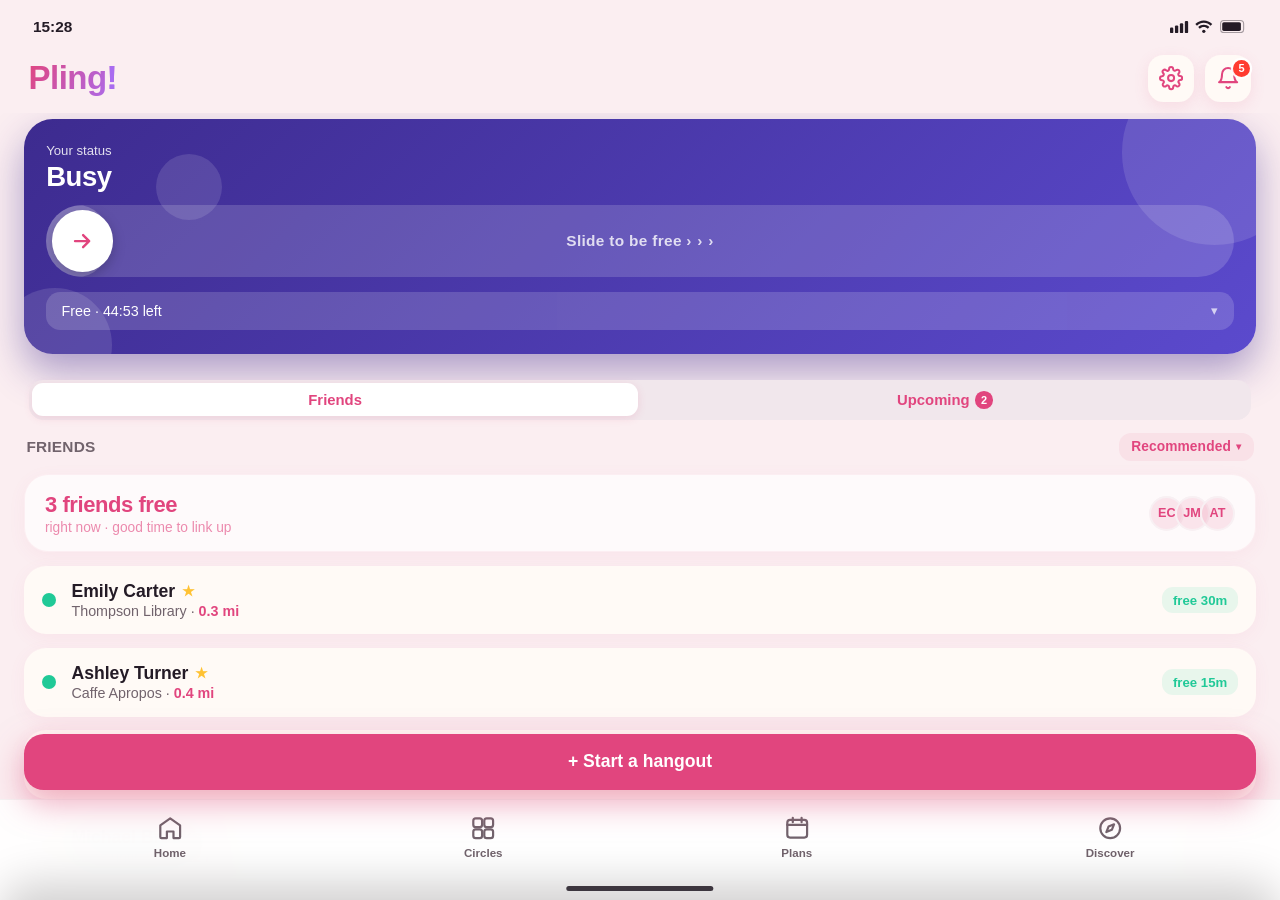
<file: pling_files/app(1).html>
<!DOCTYPE html>
<!-- saved from url=(0035)app.html?demo=1 -->
<html lang="en"><head><meta http-equiv="Content-Type" content="text/html; charset=UTF-8">
    
    <meta name="viewport" content="width=device-width, initial-scale=1.0, viewport-fit=cover">
    <title>Pling</title>
    <link rel="stylesheet" href="./styles(1).css">
    <script>
      /* Scale the whole prototype 10% bigger — but ONLY in the standalone desktop
         view. Skip embeds (hero/demo iframes scale the app themselves) and real
         mobile (fullscreen would overflow). Runs before paint so there's no flash. */
      (function () {
        var topLevel = window.self === window.top;
        var mobile = window.matchMedia && window.matchMedia('(max-width: 768px)').matches;
        if (topLevel && !mobile) document.documentElement.classList.add('pling-zoom');
      })();
    </script>
    <style>
        /* 10% bigger everything (desktop standalone only — see head script) */
        html.pling-zoom .phone { zoom: 1.1; }

        /* Home-only: hero status card + slide control */
        .hero {
            background: linear-gradient(135deg, var(--busy-1), var(--busy-2));
            border-radius: 26px;
            padding: 22px 20px;
            color: #fff;
            box-shadow: 0 16px 36px var(--busy-shadow);
            position: relative;
            overflow: hidden;
            transition: background 0.5s ease, box-shadow 0.5s ease;
        }
        .hero.available {
            background: linear-gradient(135deg, var(--avail-1), var(--avail-2));
            box-shadow: 0 16px 36px var(--avail-shadow);
        }

        /* background bubbles — glide to a new layout with the slide, soft blur in transit.
           They also drift slowly + forever via the `translate` property, which composes
           with `transform` (used for the busy/available shift) so the two never fight. */
        .hero-bubble {
            position: absolute; border-radius: 50%;
            background: rgba(255,255,255,0.12);
            pointer-events: none; z-index: 0; will-change: transform, translate, scale, filter;
            transition: transform 0.8s cubic-bezier(0.22, 1, 0.36, 1), background 0.5s ease;
        }
        /* base (Busy) layout — balanced spread */
        .b1 { width: 168px; height: 168px; top: -54px; right: -46px; animation: bubFloat1 19s ease-in-out infinite; }
        .b2 { width: 104px; height: 104px; bottom: -44px; left: -24px; animation: bubFloat2 23s ease-in-out infinite; }
        .b3 { width: 60px;  height: 60px;  top: 32px;  left: 120px; animation: bubFloat3 16s ease-in-out infinite; }
        .b2 { transition-delay: 0.05s; }
        .b3 { transition-delay: 0.1s; }
        /* ambient wandering drift + grow/shrink — bigger roaming, each on its own path
           (bubbles are clipped by the card's overflow:hidden, so wide travel is fine) */
        @keyframes bubFloat1 {
            0%   { translate: 0 0;        scale: 1; }
            25%  { translate: 44px 46px;  scale: 1.14; }
            50%  { translate: -24px 60px; scale: 0.88; }
            75%  { translate: -52px 24px; scale: 1.07; }
            100% { translate: 0 0;        scale: 1; }
        }
        @keyframes bubFloat2 {
            0%   { translate: 0 0;         scale: 1; }
            33%  { translate: -54px -36px; scale: 1.16; }
            66%  { translate: 48px -56px;  scale: 0.86; }
            100% { translate: 0 0;         scale: 1; }
        }
        @keyframes bubFloat3 {
            0%   { translate: 0 0;        scale: 1; }
            33%  { translate: 56px -30px; scale: 1.2; }
            66%  { translate: -30px -46px; scale: 0.9; }
            100% { translate: 0 0;        scale: 1; }
        }
        /* available = livelier: same paths, faster cycle */
        .hero.available .b1 { animation-duration: 11s; }
        .hero.available .b2 { animation-duration: 13s; }
        .hero.available .b3 { animation-duration: 8.5s; }
        @media (prefers-reduced-motion: reduce) {
            .hero-bubble { animation: none !important; }
        }
        /* Available layout — drifts right, regroups, both states look intentional */
        .hero.available .b1 { transform: translate(30px, 20px) scale(1.05); }
        .hero.available .b2 { transform: translate(60px, -14px) scale(1.08); }
        .hero.available .b3 { transform: translate(46px, 16px) scale(0.92); }
        /* soft motion blur only while moving */
        .hero-bubble.moving { animation: bubBlur 0.8s ease; }
        @keyframes bubBlur { 0%,100% { filter: blur(0); } 50% { filter: blur(4px); } }
        /* keep content above the bubbles */
        .hero-top, .slide-track, .duration { position: relative; z-index: 1; }

        .hero-top { display: flex; justify-content: space-between; align-items: flex-start; margin-bottom: 11px; }
        .hero-label { font-size: 12px; opacity: 0.85; font-weight: 500; margin-bottom: 2px; }
        .hero-status { font-size: 25px; font-weight: 700; letter-spacing: -0.4px; }

        .slide-track {
            position: relative;
            height: 66px;
            background: rgba(255,255,255,0.16);
            border-radius: 33px;
            margin-bottom: 13px;
            overflow: hidden;
            user-select: none;
            touch-action: none;
        }
        .slide-fill {
            position: absolute;
            top: 0; left: 0; bottom: 0;
            width: 58px;
            background: rgba(255,255,255,0.22);
            border-radius: 33px;
            transition: width 0.05s linear;
        }
        .slide-hint {
            position: absolute;
            top: 0; right: 0; bottom: 0; left: 0;
            display: flex; align-items: center; justify-content: center;
            font-size: 14px; font-weight: 600;
            color: rgba(255,255,255,0.8);
            letter-spacing: 0.3px;
            gap: 4px;
        }
        .slide-hint.left { opacity: 0; }
        .hero.available .slide-hint.right { opacity: 0; }
        .hero.available .slide-hint.left { opacity: 1; }

        .slide-knob {
            position: absolute;
            top: 5px; left: 5px;
            width: 56px; height: 56px;
            background: #fff;
            border-radius: 50%;
            display: flex; align-items: center; justify-content: center;
            box-shadow: 0 4px 12px rgba(0,0,0,0.22);
            cursor: grab;
            z-index: 3;
            transition: left 0.32s cubic-bezier(0.34, 1.4, 0.5, 1);
        }
        .slide-knob:active { cursor: grabbing; }
        .slide-knob.dragging { transition: none; }
        .slide-knob svg { stroke: var(--accent); transition: stroke 0.3s, transform 0.3s; }
        .hero.available .slide-knob svg { stroke: var(--accent); transform: rotate(180deg); }

        .arrows { display: flex; gap: 5px; }
        .arrows span { animation: pulse 1.4s infinite; }
        .arrows span:nth-child(2){ animation-delay: 0.2s; }
        .arrows span:nth-child(3){ animation-delay: 0.4s; }
        @keyframes pulse { 0%,100%{opacity:0.3;} 50%{opacity:1;} }

        .duration { display: flex; align-items: stretch; gap: 10px; }
        .duration-pill {
            flex: 1.5;
            background: rgba(255,255,255,0.16);
            border-radius: 13px;
            padding: 10px 14px;
            display: flex; align-items: center; justify-content: space-between;
            font-size: 13px; font-weight: 500;
            cursor: pointer;
            white-space: nowrap;
        }
        .duration-pill .chev { opacity: 0.7; font-size: 12px; }


        /* duration picker sheet */
        .dur-title { font-size: 20px; font-weight: 800; color: var(--text-dark); text-align: center; margin-bottom: 16px; letter-spacing: -0.3px; }
        .dur-opt {
            display: flex; align-items: center; justify-content: space-between;
            background: #fff; border-radius: 14px; padding: 15px 16px; margin-bottom: 8px;
            font-size: 15.5px; font-weight: 600; color: var(--text-dark); cursor: pointer;
            box-shadow: 0 3px 12px rgba(224, 90, 132,0.05); transition: transform 0.12s;
        }
        .dur-opt:active { transform: scale(0.985); }
        .dur-opt .ck { color: var(--accent); opacity: 0; font-size: 15px; }
        .dur-opt.sel { color: var(--accent); }
        .dur-opt.sel .ck { opacity: 1; }
        .dur-custom { display: flex; gap: 10px; margin-top: 4px; }
        .dur-custom input {
            flex: 1; min-width: 0; border: none; outline: none; background: #fff;
            border-radius: 14px; padding: 14px 16px; font-size: 15px; font-family: inherit;
            color: var(--text-dark); box-shadow: 0 3px 12px rgba(224, 90, 132,0.05);
        }
        .dur-custom button {
            background: var(--accent); color: #fff; border: none; border-radius: 12px;
            padding: 0 18px; font-size: 14px; font-weight: 700; cursor: pointer;
            font-family: inherit; flex-shrink: 0;
        }

        /* segmented control */
        .feed-head { display: flex; align-items: center; justify-content: space-between; gap: 10px; margin: 24px 4px 12px; }
        .segmented { display: inline-flex; background: #f1e7ec; border-radius: 13px; padding: 3px; gap: 3px; }
        .seg-btn {
            border: none; background: transparent; font-family: inherit;
            font-size: 13.5px; font-weight: 700; color: var(--text-gray);
            padding: 7px 18px; border-radius: 10px; cursor: pointer;
            transition: color 0.2s, background 0.2s, box-shadow 0.2s;
        }
        .seg-btn.active { background: #fff; color: var(--accent); box-shadow: 0 2px 8px rgba(224, 90, 132,0.16); }
        /* "See all" footer under the capped quick-friends list */
        .see-all { display: block; text-align: center; padding: 14px; margin: 2px 2px 0; color: var(--accent); font-weight: 700; font-size: 13.5px; text-decoration: none; letter-spacing: 0.1px; transition: opacity 0.15s; }
        .see-all:active { opacity: 0.55; }


        .feed-list { animation: fadeUp 0.28s ease both; }
        @keyframes fadeUp { from { opacity: 0; transform: translateY(8px); } to { opacity: 1; transform: translateY(0); } }
        /* ---- merged Plans: counter, start, invites, create sheet, toast ---- */
        .counter-card { display: flex; align-items: center; justify-content: space-between; gap: 12px; background: rgba(255,255,255,0.72); border: 1px solid rgba(224, 90, 132,0.08); border-radius: 22px; padding: 15px 18px; box-shadow: 0 4px 16px rgba(224, 90, 132,0.06); margin-bottom: 12px; }
        .counter-left { min-width: 0; }
        .counter-card .big { font-size: 20px; font-weight: 800; letter-spacing: -0.4px; color: var(--accent); white-space: nowrap; }
        .counter-faces { flex-shrink: 0; }
        .counter-card .sub { font-size: 12.5px; font-weight: 500; color: var(--accent); opacity: 0.62; margin-top: 2px; }
        .counter-right { display: flex; flex-direction: column; align-items: flex-end; gap: 9px; flex-shrink: 0; }
        .counter-faces { display: flex; }
        .counter-faces .avatar { width: 32px; height: 32px; font-size: 11.5px; border: 2.5px solid #f8f0f3; margin-left: -9px; background: rgba(var(--accent-rgb), 0.14); color: var(--accent); display: flex; align-items: center; justify-content: center; border-radius: 50%; font-weight: 700; }
        .counter-faces .avatar:first-child { margin-left: 0; }
        .suggest-btn { background: var(--accent); color: #fff; border: none; border-radius: 20px; padding: 8px 14px; font-size: 12.5px; font-weight: 700; cursor: pointer; font-family: inherit; white-space: nowrap; box-shadow: 0 4px 12px rgba(224, 90, 132,0.28); transition: transform 0.15s; }
        .suggest-btn:active { transform: scale(0.95); }
        /* floating action button — hovers above the bottom nav */
        /* Hidden while Busy; bounces up from below the screen and settles when Available. */
        .start-hangout { position: absolute; bottom: 100px; left: 22px; right: 22px; background: var(--accent); color: #fff; border: none; border-radius: 18px; padding: 16px; font-size: 16px; font-weight: 700; cursor: pointer; font-family: inherit; box-shadow: 0 12px 30px rgba(224, 90, 132,0.5); z-index: 20; transform: translateY(220px); opacity: 0; pointer-events: none; transition: transform 0.55s cubic-bezier(0.34, 1.56, 0.64, 1), opacity 0.3s ease; }
        .start-hangout.show { transform: translateY(0); opacity: 1; pointer-events: auto; }
        .start-hangout.show:active { transform: translateY(0) scale(0.97); transition: transform 0.12s; }

        .inv-card { background: var(--card-white); border-radius: 18px; padding: 14px; margin-bottom: 12px; box-shadow: 0 4px 16px rgba(224, 90, 132,0.06); }
        .inv-top { display: flex; align-items: center; gap: 12px; }
        .inv-icon { width: 42px; height: 42px; border-radius: 13px; background: rgba(224, 90, 132,0.1); display: flex; align-items: center; justify-content: center; font-size: 21px; flex-shrink: 0; }
        .inv-title { font-size: 15.5px; font-weight: 700; color: var(--text-dark); }
        .inv-sub { font-size: 12.5px; color: var(--text-gray); margin-top: 1px; }
        .inv-titlerow { display: flex; align-items: center; gap: 8px; }
        .inv-pill { font-size: 10px; font-weight: 700; padding: 3px 8px; border-radius: 7px; flex-shrink: 0; }
        .inv-pill.going { color: var(--free); background: rgba(32, 201, 151,0.14); }
        .inv-pill.maybe { color: #c98a00; background: rgba(255,204,51,0.2); }
        .inv-pill.cant { color: #e23b3b; background: rgba(255,90,90,0.14); }
        .inv-pill.host { color: var(--accent); background: rgba(224, 90, 132,0.12); }
        .inv-faces { display: flex; margin-top: 8px; }
        .inv-faces .avatar { width: 28px; height: 28px; font-size: 10.5px; margin-left: -8px; border: 2px solid #fff; }
        .inv-faces .avatar:first-child { margin-left: 0; }
        .inv-rsvp { display: flex; gap: 8px; margin-top: 11px; }
        .inv-btn { flex: 1; border: 1.5px solid #ece2e8; background: #fff; border-radius: 11px; padding: 9px 4px; font-size: 13px; font-weight: 700; color: var(--text-gray); cursor: pointer; font-family: inherit; }
        .inv-btn.going.sel { background: var(--accent); border-color: var(--accent); color: #fff; }
        .inv-btn.maybe.sel { background: var(--busy); border-color: var(--busy); color: #5b4b00; }
        .inv-btn.cant.sel { background: #ff5a5a; border-color: #ff5a5a; color: #fff; }
        .inv-card.dim { opacity: 0.58; }

        .ch-title { font-size: 20px; font-weight: 800; color: var(--text-dark); text-align: center; margin-bottom: 6px; }
        .ch-label { font-size: 12px; font-weight: 700; color: var(--text-gray); letter-spacing: 0.3px; margin: 16px 2px 8px; }
        .ch-input { width: 100%; border: none; outline: none; background: #fff; border-radius: 13px; padding: 13px 15px; font-size: 15px; font-family: inherit; color: var(--text-dark); box-shadow: 0 3px 12px rgba(224, 90, 132,0.05); }
        /* all 6 category icons on one even row */
        .ch-acts { display: flex; gap: 8px; }
        .ch-emoji { flex: 1; height: 50px; border-radius: 14px; background: #fff; display: flex; align-items: center; justify-content: center; font-size: 22px; cursor: pointer; border: 1.5px solid transparent; box-shadow: 0 3px 12px rgba(224, 90, 132,0.05); transition: border-color 0.15s, background 0.15s; }
        .ch-emoji.sel { border-color: var(--accent); background: rgba(224, 90, 132,0.07); }
        .ch-chips { display: flex; gap: 8px; }
        .ch-chip { flex: 1; text-align: center; background: #fff; border: 1.5px solid transparent; border-radius: 12px; padding: 10px 4px; font-size: 13px; font-weight: 600; color: var(--text-dark); cursor: pointer; box-shadow: 0 3px 12px rgba(224, 90, 132,0.05); }
        .ch-chip.sel { border-color: var(--accent); background: rgba(224, 90, 132,0.07); color: var(--accent); }

        /* WHO'S COMING? — ported from Plans create form */
        .pa-chips { display: flex; flex-wrap: wrap; gap: 7px; }
        .pa-pill { display: inline-flex; align-items: center; gap: 5px; background: #fff; border: 1.5px solid #f1e7ec; color: var(--text-dark); border-radius: 11px; padding: 7px 11px; font-size: 12.5px; font-weight: 700; cursor: pointer; font-family: inherit; transition: background 0.2s, color 0.2s, border-color 0.2s, box-shadow 0.2s; }
        .pa-pill::before { content: '+'; font-weight: 800; color: var(--accent); }
        .pa-pill.on { background: var(--accent); border-color: var(--accent); color: #fff; box-shadow: none; }
        .pa-pill.on::before { content: '✓'; color: #fff; }
        .pa-pill.near { border-color: rgba(32, 201, 151,0.45); box-shadow: 0 0 0 2px rgba(32, 201, 151,0.16), 0 2px 8px rgba(32, 201, 151,0.14); }
        .pa-allbtn { width: 100%; margin-top: 13px; background: #fff; color: var(--accent); border: 1.5px solid var(--accent); border-radius: 14px; padding: 15px; font-size: 15px; font-weight: 800; cursor: pointer; font-family: inherit; transition: background 0.2s, transform 0.15s; }
        .pa-allbtn:active { background: rgba(224, 90, 132,0.07); transform: scale(0.99); }
        .pa-allwrap { margin-top: 10px; }
        .pa-frow { display: flex; align-items: center; gap: 11px; background: #fff; border: 1px solid #f6eef1; border-radius: 14px; padding: 9px 12px; margin-bottom: 8px; }
        .pa-frow .avatar { width: 38px; height: 38px; font-size: 13px; }
        .pa-frow .who { flex: 1; min-width: 0; }
        .pa-frow .who .n { font-size: 14.5px; font-weight: 600; color: var(--text-dark); }
        .pa-frow .who .s { font-size: 12px; color: var(--text-gray); margin-top: 1px; }
        .pa-frow .who .s.free { color: var(--free); font-weight: 600; }
        .pa-addb { background: var(--accent); color: #fff; border: none; border-radius: 10px; padding: 7px 14px; font-size: 13px; font-weight: 700; cursor: pointer; font-family: inherit; flex-shrink: 0; transition: transform 0.15s, background 0.2s, color 0.2s; }
        .pa-addb:active { transform: scale(0.93); }
        .pa-addb.added { background: #f1e7ec; color: var(--free); }
        .pa-nomatch { text-align: center; font-size: 13px; color: var(--text-gray); padding: 14px; }
        .f-loc .dist { color: var(--accent); font-weight: 600; }
        .frow-dist { color: var(--text-gray); font-weight: 500; }

        /* taller sheet w/ sticky footer */
        #chSheet { max-height: 96%; min-height: 70%; display: flex; flex-direction: column; }
        #chScroll { overflow-y: auto; flex: 1; }
        #chScroll::-webkit-scrollbar { display: none; }
        .ch-footer { position: sticky; bottom: 0; background: var(--app-bg); padding: 12px 0 4px; margin-top: 6px; box-shadow: 0 -10px 16px -8px rgba(250, 235, 242,0.9); }
        .ch-create { width: 100%; background: var(--accent); color: #fff; border: none; border-radius: 16px; padding: 15px; font-size: 16px; font-weight: 700; cursor: pointer; font-family: inherit; box-shadow: 0 10px 24px rgba(224, 90, 132,0.32); }

        /* start-a-hangout bottom sheet */
        .start-backdrop { position: absolute; inset: 0; background: rgba(36, 27, 38,0.4); border-radius: 46px; opacity: 0; pointer-events: none; transition: opacity 0.3s; z-index: 55; }
        .start-backdrop.show { opacity: 1; pointer-events: auto; }
        .start-sheet { position: absolute; left: 0; right: 0; bottom: 0; width: 100%; background: #fff; border-top-left-radius: 28px; border-top-right-radius: 28px; box-shadow: 0 -16px 40px rgba(0,0,0,0.18); transform: translateY(100%); transition: transform 0.36s cubic-bezier(0.32,0.72,0,1); z-index: 56; padding: 4px 22px 22px; }
        .start-sheet.show { transform: translateY(0); }
        .start-handle { width: 40px; height: 5px; border-radius: 3px; background: #ddd1d8; margin: 8px auto 16px; }
        .sugg-banner { display: flex; align-items: center; gap: 12px; background: rgba(224, 90, 132,0.08); border: 1.5px solid rgba(224, 90, 132,0.28); border-radius: 18px; padding: 14px 16px; }
        .sugg-banner .tx { flex: 1; min-width: 0; }
        .sugg-banner .t1 { font-size: 11px; font-weight: 700; color: var(--accent); letter-spacing: 0.4px; }
        .sugg-banner .t2 { font-size: 16px; font-weight: 800; color: var(--text-dark); margin-top: 1px; }
        .sugg-send { width: 42px; height: 42px; border-radius: 50%; background: var(--accent); border: none; color: #fff; font-size: 20px; cursor: pointer; flex-shrink: 0; box-shadow: 0 6px 16px rgba(224, 90, 132,0.3); }
        .sugg-send:active { transform: scale(0.92); }
        .cat-divider { text-align: center; font-size: 12px; font-weight: 600; color: var(--text-gray); margin: 12px 0 10px; }
        .cat-grid { display: grid; grid-template-columns: 1fr 1fr; gap: 10px; }
        .cat-btn { background: #f8f0f3; border: none; border-radius: 16px; padding: 18px 12px; font-size: 15px; font-weight: 700; color: var(--text-dark); cursor: pointer; font-family: inherit; display: flex; align-items: center; gap: 10px; justify-content: center; transition: transform 0.15s; }
        .cat-btn .e { font-size: 22px; }
        .cat-btn:active { transform: scale(0.97); }
        /* custom option pinned at the bottom — same look as the category buttons */
        .cat-custom { width: 100%; margin-top: 10px; background: #fff; border: 1.5px solid #f3d9e4; border-radius: 16px; padding: 18px 12px; font-size: 15px; font-weight: 700; color: var(--text-dark); cursor: pointer; font-family: inherit; display: flex; align-items: center; gap: 10px; justify-content: center; transition: transform 0.15s, border-color 0.2s; }
        .cat-custom .e { font-size: 22px; }
        .cat-custom:active { transform: scale(0.97); }

        .toast { position: absolute; bottom: 108px; left: 50%; transform: translateX(-50%) translateY(16px); background: var(--text-dark); color: #fff; font-size: 13px; font-weight: 600; padding: 11px 18px; border-radius: 14px; opacity: 0; pointer-events: none; transition: opacity 0.25s, transform 0.25s; z-index: 60; max-width: 80%; text-align: center; box-shadow: 0 10px 30px rgba(0,0,0,0.25); }
        .toast.show { opacity: 1; transform: translateX(-50%) translateY(0); }

        /* ---- Settings sheet (gear): calendar sync + recurring routines ---- */
        .set-title { font-size: 22px; font-weight: 800; color: var(--text-dark); text-align: center; margin-bottom: 4px; letter-spacing: -0.4px; }
        .set-sub { font-size: 13.5px; color: var(--text-gray); text-align: center; margin-bottom: 8px; }
        .cal-banner {
            display: flex; align-items: center; gap: 12px;
            background: var(--card-white); border-radius: 18px; padding: 14px 16px;
            box-shadow: 0 4px 16px rgba(224, 90, 132, 0.06); margin-top: 8px;
        }
        .cal-icon { width: 42px; height: 42px; border-radius: 12px; background: rgba(224, 90, 132,0.1); display: flex; align-items: center; justify-content: center; font-size: 20px; flex-shrink: 0; }
        .cal-txt { flex: 1; }
        .cal-txt .t { font-size: 15px; font-weight: 600; color: var(--text-dark); }
        .cal-txt .s { font-size: 12.5px; color: var(--text-gray); margin-top: 1px; }
        .set-label { font-size: 12.5px; font-weight: 700; color: var(--text-gray); letter-spacing: 0.3px; margin: 22px 2px 10px; }

        /* multi-category settings: sliding views */
        .set-view { display: none; }
        .set-view.active { display: block; animation: setSlideIn 0.28s cubic-bezier(0.32,0.72,0,1); }
        @keyframes setSlideIn { from { opacity: 0; transform: translateX(26px); } to { opacity: 1; transform: none; } }
        .set-head { display: flex; align-items: center; gap: 12px; margin-bottom: 4px; }
        .set-head .set-title { margin: 0; text-align: left; flex: 1; }
        .set-back { width: 38px; height: 38px; border-radius: 12px; background: #f8f0f3; border: none; display: flex; align-items: center; justify-content: center; cursor: pointer; flex-shrink: 0; transition: transform 0.15s, background 0.2s; }
        .set-back:active { transform: scale(0.9); background: #f1e7ec; }
        .set-back svg { width: 20px; height: 20px; stroke: var(--accent); }
        .set-menu { display: flex; flex-direction: column; gap: 10px; margin-top: 16px; }
        .set-menurow { display: flex; align-items: center; gap: 14px; background: var(--card-white); border-radius: 16px; padding: 15px 16px; box-shadow: 0 4px 16px rgba(224, 90, 132,0.06); cursor: pointer; transition: transform 0.15s; }
        .set-menurow:active { transform: scale(0.99); }
        .set-mi { width: 42px; height: 42px; border-radius: 12px; background: rgba(224, 90, 132,0.1); display: flex; align-items: center; justify-content: center; font-size: 20px; flex-shrink: 0; }
        .set-mt { flex: 1; min-width: 0; }
        .set-mt .a { font-size: 15.5px; font-weight: 700; color: var(--text-dark); }
        .set-mt .b { font-size: 12.5px; color: var(--text-gray); margin-top: 1px; }
        .set-mchev { color: var(--text-gray); font-size: 20px; flex-shrink: 0; }
        .cal-banner .val { font-size: 13px; font-weight: 600; color: var(--text-gray); flex-shrink: 0; }
        .set-signout { width: 100%; margin-top: 16px; background: #fff; color: #ff3b30; border: none; border-radius: 16px; padding: 15px; font-size: 15px; font-weight: 700; cursor: pointer; font-family: inherit; box-shadow: 0 3px 12px rgba(255,59,48,0.1); transition: transform 0.15s; }
        .set-signout:active { transform: scale(0.98); }
        /* Account profile picture */
        .acct-head { display: flex; flex-direction: column; align-items: center; margin: 8px 0 4px; }
        .acct-avatar { position: relative; width: 88px; height: 88px; border-radius: 50%; background: linear-gradient(140deg, var(--grad-start), var(--grad-end)); background-size: cover; background-position: center; color: #fff; font-size: 30px; font-weight: 700; display: flex; align-items: center; justify-content: center; box-shadow: 0 10px 26px rgba(224, 90, 132,0.4); }
        .acct-cam { position: absolute; bottom: -2px; right: -2px; width: 30px; height: 30px; border-radius: 50%; background: var(--accent); border: 3px solid var(--app-bg); display: flex; align-items: center; justify-content: center; cursor: pointer; }
        .acct-cam svg { width: 15px; height: 15px; }
        .acct-change { margin-top: 11px; background: none; border: none; color: var(--accent); font-size: 14px; font-weight: 700; cursor: pointer; font-family: inherit; }
        .acct-change:active { opacity: 0.6; }

        /* ---- Appearance: accent theme picker ---- */
        /* minmax(0,1fr) lets columns shrink below their content's min-width — without it a long
           unbreakable name (e.g. "Watermelon") floors the column wider than 50% and overflows. */
        .thm-grid { display: grid; grid-template-columns: repeat(2, minmax(0, 1fr)); gap: 10px; }
        .thm-card {
            display: flex; align-items: center; gap: 11px;
            background: var(--card-white); border-radius: 16px; padding: 13px 14px;
            box-shadow: 0 4px 16px rgba(var(--accent-rgb), 0.06);
            border: 1.5px solid transparent; cursor: pointer;
            transition: transform 0.15s, border-color 0.18s;
        }
        .thm-card:active { transform: scale(0.97); }
        .thm-card.sel { border-color: var(--accent); }
        .thm-dot { width: 28px; height: 28px; border-radius: 50%; flex-shrink: 0; box-shadow: 0 3px 10px rgba(0,0,0,0.12); }
        .thm-name { flex: 1; min-width: 0; overflow-wrap: break-word; font-size: 14px; font-weight: 700; color: var(--text-dark); }
        /* check only takes layout space when selected, so unselected names get the full width */
        .thm-check { color: var(--accent); font-size: 17px; font-weight: 800; flex-shrink: 0; display: none; }
        .thm-card.sel .thm-check { display: block; }
        .thm-custom {
            position: relative;
            display: flex; align-items: center; gap: 12px;
            background: var(--card-white); border-radius: 16px; padding: 15px 16px;
            box-shadow: 0 4px 16px rgba(var(--accent-rgb), 0.06); cursor: pointer;
        }
        .thm-custom-txt { flex: 1; font-size: 15px; font-weight: 700; color: var(--text-dark); }
        /* native color input is invisible but sits over the visible swatch on the right */
        .thm-custom input[type=color] { position: absolute; right: 16px; top: 50%; transform: translateY(-50%); width: 54px; height: 34px; opacity: 0; cursor: pointer; border: none; padding: 0; }
        .thm-custom-sw { width: 54px; height: 34px; border-radius: 11px; background: var(--accent); box-shadow: inset 0 0 0 1px rgba(0,0,0,0.06); flex-shrink: 0; }
        .thm-done {
            width: 100%; margin-top: 20px; border: none; border-radius: 18px; padding: 16px;
            background: linear-gradient(140deg, var(--grad-start), var(--grad-end)); color: #fff;
            font-size: 16px; font-weight: 700; cursor: pointer; font-family: inherit;
            box-shadow: 0 10px 24px rgba(var(--accent-rgb), 0.35); transition: transform 0.15s;
        }
        .thm-done:active { transform: scale(0.98); }

        .routine { background: var(--card-white); border-radius: 20px; padding: 16px; margin-bottom: 10px; box-shadow: 0 4px 16px rgba(224, 90, 132, 0.06); cursor: pointer; transition: transform 0.15s; }
        .routine:active { transform: scale(0.99); }
        .r-top { display: flex; align-items: center; gap: 12px; margin-bottom: 12px; }
        .r-icon { width: 46px; height: 46px; border-radius: 14px; display: flex; align-items: center; justify-content: center; font-size: 23px; flex-shrink: 0; background: rgba(224, 90, 132,0.1); }
        .r-title { font-size: 16px; font-weight: 700; color: var(--text-dark); }
        .r-when { font-size: 13px; color: var(--text-gray); margin-top: 1px; }
        .r-bottom { display: flex; align-items: center; justify-content: space-between; }
        .days { display: flex; gap: 5px; }
        .day { width: 26px; height: 26px; border-radius: 8px; display: flex; align-items: center; justify-content: center; font-size: 11px; font-weight: 700; background: #f6eef1; color: var(--text-gray); }
        .day.on { background: var(--accent); color: #fff; }
        .r-joiners { display: flex; align-items: center; }
        .r-joiners .avatar { width: 28px; height: 28px; font-size: 10.5px; margin-left: -8px; border: 2px solid #fff; }
        .r-joiners .avatar:first-child { margin-left: 0; }

        .add-routine { width: 100%; background: rgba(255,255,255,0.55); border: 1.5px dashed var(--offline); color: var(--accent); border-radius: 18px; padding: 16px; font-size: 15px; font-weight: 600; cursor: pointer; font-family: inherit; transition: transform 0.15s; }
        .add-routine:active { transform: scale(0.98); }

        /* ---- Upcoming tab: compact plan cards ---- */
        .seg-badge { display: inline-flex; align-items: center; justify-content: center; background: var(--accent); color: #fff; font-size: 10px; font-weight: 800; min-width: 16px; height: 16px; border-radius: 8px; padding: 0 4px; margin-left: 5px; vertical-align: middle; }
        .upc-card { display: flex; align-items: center; gap: 12px; background: var(--card-white); border-radius: 18px; padding: 14px; margin-bottom: 10px; box-shadow: 0 4px 16px rgba(224,90,132,0.06); cursor: pointer; transition: transform 0.12s; }
        .upc-card:active { transform: scale(0.98); }
        .upc-emoji { width: 44px; height: 44px; border-radius: 13px; background: rgba(224,90,132,0.1); display: flex; align-items: center; justify-content: center; font-size: 22px; flex-shrink: 0; }
        .upc-info { flex: 1; min-width: 0; }
        .upc-name { font-size: 15px; font-weight: 700; color: var(--text-dark); }
        .upc-when { font-size: 12.5px; font-weight: 600; color: var(--accent); margin-top: 2px; }
        .upc-loc { font-size: 12px; color: var(--text-gray); margin-top: 1px; white-space: nowrap; overflow: hidden; text-overflow: ellipsis; }
        .upc-right { display: flex; flex-direction: column; align-items: flex-end; gap: 6px; flex-shrink: 0; }
        .upc-faces { display: flex; }
        .upc-faces .avatar { width: 26px; height: 26px; font-size: 9.5px; margin-left: -7px; border: 2px solid #fff; }
        .upc-faces .avatar:first-child { margin-left: 0; }
        .upc-badge { font-size: 10.5px; font-weight: 700; padding: 3px 9px; border-radius: 8px; white-space: nowrap; }
        .upc-badge.hosting { background: rgba(224,90,132,0.12); color: var(--accent); }
        .upc-badge.going { background: rgba(32,201,151,0.14); color: var(--free); }
        .upc-badge.respond { background: var(--accent); color: #fff; animation: respondPulse 1.4s ease-in-out infinite; }
        @keyframes respondPulse { 0%,100%{opacity:1;transform:scale(1);} 50%{opacity:0.78;transform:scale(1.06);} }

        /* ---- Upcoming seg button: flex so badge sits inline with text ---- */
        #upcomingSegBtn { display: inline-flex; align-items: center; justify-content: center; }

        /* ---- Event Detail modal (slide-up full-screen) — ported from plans.html ---- */
        .ev-modal { position: absolute; inset: 0; background: #fff; border-radius: 46px; display: flex; flex-direction: column; transform: translateY(100%); transition: transform 0.4s cubic-bezier(0.32, 0.72, 0, 1); z-index: 70; overflow: hidden; }
        .ev-modal.open { transform: translateY(0); }
        .ev-top { padding: 50px 22px 4px; flex-shrink: 0; }
        .ev-back { width: 40px; height: 40px; border-radius: 13px; background: #f8f0f3; border: none; cursor: pointer; display: flex; align-items: center; justify-content: center; color: var(--text-dark); transition: transform 0.15s, background 0.2s; }
        .ev-back:active { transform: scale(0.9); background: #f1e7ec; }
        .ev-back svg { width: 22px; height: 22px; }
        .ev-scroll { flex: 1; overflow-y: auto; padding: 8px 22px 30px; }
        .ev-scroll::-webkit-scrollbar { display: none; }
        .ev-iconlg { width: 64px; height: 64px; border-radius: 20px; background: rgba(224,90,132,0.1); display: flex; align-items: center; justify-content: center; font-size: 32px; margin-bottom: 12px; }
        .ev-title { font-size: 27px; font-weight: 800; color: var(--text-dark); letter-spacing: -0.6px; line-height: 1.1; }
        .ev-when { font-size: 15px; font-weight: 700; color: var(--accent); margin-top: 7px; }
        .ev-loc { display: inline-flex; align-items: center; gap: 5px; font-size: 14px; font-weight: 600; color: var(--text-gray); margin-top: 4px; text-decoration: none; }
        .ev-loc u { text-decoration: underline; text-underline-offset: 2px; }
        .ev-statuspill { display: inline-flex; align-items: center; gap: 6px; font-size: 11.5px; font-weight: 800; letter-spacing: 0.2px; padding: 5px 11px 5px 9px; border-radius: 9px; margin-top: 13px; }
        .ev-statuspill::before { content: ''; width: 7px; height: 7px; border-radius: 50%; }
        .ev-statuspill.host { color: var(--free); background: rgba(32,201,151,0.14); }
        .ev-statuspill.host::before { background: var(--free); }
        .ev-statuspill.att { color: var(--accent); background: rgba(224,90,132,0.12); }
        .ev-statuspill.att::before { background: var(--accent); }
        .myrsvp-label { font-size: 11.5px; font-weight: 700; color: var(--text-gray); letter-spacing: 0.3px; margin: 14px 2px 8px; }
        .myrsvp { display: flex; background: #f6eef1; border-radius: 13px; padding: 3px; gap: 3px; }
        .myrsvp-btn { flex: 1; border: none; background: transparent; font-family: inherit; font-size: 13.5px; font-weight: 700; padding: 9px 4px; border-radius: 10px; cursor: pointer; transition: opacity 0.22s, background 0.22s, box-shadow 0.22s; }
        .myrsvp-btn[data-r="going"] { color: var(--free); }
        .myrsvp-btn[data-r="maybe"] { color: #c98a00; }
        .myrsvp-btn[data-r="cant"]  { color: #d9534f; }
        .myrsvp-btn:not(.active) { opacity: 0.5; }
        .myrsvp-btn.active { background: #fff; box-shadow: 0 2px 8px rgba(0,0,0,0.1); }
        .myrsvp-btn:active { transform: scale(0.97); }
        .ev-tabs { display: flex; background: #f1e7ec; border-radius: 14px; padding: 3px; gap: 3px; margin: 22px 0 14px; }
        .ev-tab { flex: 1; border: none; background: transparent; font-family: inherit; font-size: 13px; font-weight: 700; color: var(--text-gray); padding: 9px 4px; border-radius: 11px; cursor: pointer; transition: color 0.2s, background 0.2s, box-shadow 0.2s; }
        .ev-tab.active { background: #fff; color: var(--accent); box-shadow: 0 2px 8px rgba(224,90,132,0.16); }
        .ev-tab .ct { opacity: 0.6; font-weight: 800; }
        .ev-row { display: flex; align-items: center; gap: 12px; background: #fff; border: 1px solid #f6eef1; border-radius: 16px; padding: 11px 13px; margin-bottom: 9px; animation: evRowIn 0.26s ease both; }
        @keyframes evRowIn { from { opacity: 0; transform: translateY(7px); } to { opacity: 1; transform: translateY(0); } }
        .ev-row.you { border-color: rgba(224,90,132,0.35); background: rgba(224,90,132,0.04); }
        .ev-row .avatar { width: 42px; height: 42px; font-size: 14px; }
        .ev-row .who { flex: 1; min-width: 0; }
        .ev-row .who .n { font-size: 15px; font-weight: 600; color: var(--text-dark); }
        .ev-circle-pill { font-size: 10.5px; font-weight: 700; color: var(--text-gray); background: #f6eef1; padding: 3px 9px; border-radius: 8px; margin-top: 3px; display: inline-block; }
        .ev-empty { text-align: center; font-size: 13.5px; color: var(--text-gray); padding: 26px; }
        .ev-host { margin-top: 26px; border-top: 1px solid #f6eef1; padding-top: 22px; }
        .ev-host-label { font-size: 12px; font-weight: 700; color: var(--text-gray); letter-spacing: 0.3px; margin-bottom: 10px; }
        .ev-nudge { width: 100%; background: rgba(224,90,132,0.1); color: var(--accent); border: none; border-radius: 15px; padding: 14px; font-size: 15px; font-weight: 800; cursor: pointer; font-family: inherit; transition: transform 0.15s, background 0.25s, color 0.25s; }
        .ev-nudge:active { transform: scale(0.98); }
        .ev-nudge.done { background: var(--free); color: #fff; }
        .ev-pin { margin-top: 22px; }
        .ev-pin textarea { width: 100%; min-height: 84px; resize: none; border: 1.5px solid #f1e7ec; outline: none; background: #fefcfb; border-radius: 15px; padding: 13px 15px; font-size: 14.5px; line-height: 1.4; font-family: inherit; color: var(--text-dark); transition: border-color 0.2s; }
        .ev-pin textarea:focus { border-color: var(--accent); }
        .ev-pin-save { margin-top: 10px; background: var(--accent); color: #fff; border: none; border-radius: 13px; padding: 11px 20px; font-size: 14px; font-weight: 700; cursor: pointer; font-family: inherit; transition: transform 0.15s; }
        .ev-pin-save:active { transform: scale(0.96); }
        .ev-delete { width: 100%; margin-top: 22px; background: #fff; color: #ff3b30; border: 1.5px solid rgba(255,59,48,0.25); border-radius: 15px; padding: 14px; font-size: 15px; font-weight: 700; cursor: pointer; font-family: inherit; transition: transform 0.15s, background 0.2s; }
        .ev-delete:active { transform: scale(0.98); background: rgba(255,59,48,0.06); }

        /* add-routine editor sheet */
        .rt-title { font-size: 22px; font-weight: 800; color: var(--text-dark); text-align: center; margin-bottom: 4px; letter-spacing: -0.4px; }
        .rt-sub { font-size: 13.5px; color: var(--text-gray); text-align: center; }
        .rt-label { font-size: 12.5px; font-weight: 700; color: var(--text-gray); letter-spacing: 0.3px; margin: 18px 2px 9px; }
        .rt-upload { display: flex; align-items: center; gap: 14px; background: linear-gradient(140deg, var(--grad-start), var(--grad-end)); color: #fff; border-radius: 18px; padding: 16px; cursor: pointer; box-shadow: 0 10px 24px rgba(224, 90, 132,0.32); margin-top: 8px; transition: transform 0.15s; }
        .rt-upload:active { transform: scale(0.98); }
        .rt-upload .ic { font-size: 26px; flex-shrink: 0; }
        .rt-upload .tt { flex: 1; min-width: 0; }
        .rt-upload .a { font-size: 15.5px; font-weight: 700; }
        .rt-upload .b { font-size: 12px; opacity: 0.9; margin-top: 1px; }
        .rt-upload .chev { font-size: 22px; opacity: 0.8; flex-shrink: 0; }
        .rt-or { display: flex; align-items: center; gap: 10px; margin: 22px 0 4px; color: var(--text-gray); font-size: 11.5px; font-weight: 700; letter-spacing: 0.4px; }
        .rt-or::before, .rt-or::after { content: ''; flex: 1; height: 1px; background: rgba(0,0,0,0.08); }
        .rt-input { width: 100%; border: none; outline: none; background: #fff; border-radius: 14px; padding: 14px 16px; font-size: 15px; font-family: inherit; color: var(--text-dark); box-shadow: 0 3px 12px rgba(224, 90, 132,0.05); }
        .rt-emojis { display: flex; gap: 8px; flex-wrap: wrap; }
        .rt-emoji { width: 46px; height: 46px; border-radius: 14px; background: #fff; display: flex; align-items: center; justify-content: center; font-size: 22px; cursor: pointer; border: 1.5px solid transparent; box-shadow: 0 3px 12px rgba(224, 90, 132,0.05); transition: border-color 0.15s, background 0.15s; }
        .rt-emoji.sel { border-color: var(--accent); background: rgba(224, 90, 132,0.07); }
        .rt-times { display: flex; gap: 10px; align-items: center; }
        .rt-times .rt-input { flex: 1; }
        .rt-times .sep { color: var(--text-gray); font-weight: 600; flex-shrink: 0; }
        .rt-days { display: flex; gap: 6px; }
        .rt-day { flex: 1; text-align: center; padding: 10px 0; border-radius: 11px; background: #fff; font-size: 13px; font-weight: 700; color: var(--text-dark); cursor: pointer; border: 1.5px solid transparent; box-shadow: 0 3px 12px rgba(224, 90, 132,0.05); transition: background 0.15s, color 0.15s; }
        .rt-day.on { background: var(--accent); color: #fff; }
        .rt-flist-search { margin-bottom: 10px; }
        .rt-frow { display: flex; align-items: center; gap: 12px; background: #fff; border-radius: 16px; padding: 11px 13px; margin-bottom: 8px; box-shadow: 0 4px 14px rgba(224, 90, 132,0.05); }
        .rt-frow .avatar { width: 38px; height: 38px; font-size: 13px; }
        .rt-frow .nm { flex: 1; min-width: 0; }
        .rt-frow .nm .a { font-size: 14.5px; font-weight: 600; color: var(--text-dark); }
        .rt-frow .nm .b { font-size: 12px; font-weight: 600; margin-top: 1px; color: var(--free); }
        .rt-frow .nm .b.muted { color: var(--text-gray); }
        .rt-add-btn { background: var(--accent); color: #fff; border: none; border-radius: 11px; padding: 8px 16px; font-size: 13.5px; font-weight: 700; cursor: pointer; font-family: inherit; flex-shrink: 0; transition: transform 0.15s, background 0.2s, color 0.2s; }
        .rt-add-btn:active { transform: scale(0.93); }
        .rt-add-btn.added { background: #f1e7ec; color: var(--free); }
        .rt-empty { text-align: center; font-size: 13px; color: var(--text-gray); padding: 14px; }
        .rt-save { width: 100%; margin-top: 22px; background: linear-gradient(140deg, var(--grad-start), var(--grad-end)); color: #fff; border: none; border-radius: 18px; padding: 16px; font-size: 16px; font-weight: 700; cursor: pointer; font-family: inherit; box-shadow: 0 10px 24px rgba(224, 90, 132,0.35); transition: transform 0.15s; }
        .rt-save:active { transform: scale(0.98); }
        .rt-delete { width: 100%; margin-top: 10px; background: #fff; color: #ff3b30; border: none; border-radius: 16px; padding: 15px; font-size: 15px; font-weight: 700; cursor: pointer; font-family: inherit; box-shadow: 0 3px 12px rgba(255,59,48,0.1); transition: transform 0.15s; }
        .rt-delete:active { transform: scale(0.98); }
    </style>
<style id="demoInjected">
        html, body {
            height: 100% !important;
            min-height: 0 !important;
            padding: 0 !important;
            margin: 0 !important;
            background: transparent !important;
            display: block !important;
            overflow: hidden !important;
        }
        .phone {
            width: 100% !important; height: 100% !important;
            padding: 0 !important;
            background: transparent !important;
            border-radius: 0 !important;
            box-shadow: none !important;
            position: relative !important;
        }
        .notch { display: none !important; }
        .screen {
            border-radius: 0 !important;
            height: 100% !important;
            width: 100% !important;
            position: absolute !important;
            inset: 0 !important;
            overflow: hidden !important;
        }

    </style></head>
<body>
<div class="phone">
    <div class="notch"></div>
    <div class="screen">

        <div class="status-bar">
            <span>15:28</span>
            <div class="icons">
                <svg width="17" height="11" viewBox="0 0 17 11" fill="none"><rect x="0" y="6" width="3" height="5" rx="1" fill="#241b26"></rect><rect x="4.5" y="4" width="3" height="7" rx="1" fill="#241b26"></rect><rect x="9" y="2" width="3" height="9" rx="1" fill="#241b26"></rect><rect x="13.5" y="0" width="3" height="11" rx="1" fill="#241b26"></rect></svg>
                <svg width="16" height="12" viewBox="0 0 16 12" fill="#241b26"><path d="M8 2.6c2.4 0 4.6 1 6.2 2.6l1.5-1.6C13.5 1.5 10.9.4 8 .4S2.5 1.5.3 3.6l1.5 1.6C3.4 3.6 5.6 2.6 8 2.6z"></path><path d="M8 6.4c1.4 0 2.6.6 3.6 1.5l1.5-1.6C11.6 5 9.9 4.3 8 4.3s-3.6.7-5.1 2l1.5 1.6C5.4 7 6.6 6.4 8 6.4z"></path><circle cx="8" cy="10.3" r="1.5"></circle></svg>
                <svg width="25" height="12" viewBox="0 0 25 12" fill="none"><rect x="0.5" y="0.5" width="21" height="11" rx="3" stroke="#241b26" opacity="0.4"></rect><rect x="2" y="2" width="17" height="8" rx="1.5" fill="#241b26"></rect></svg>
            </div>
        </div>

        <div class="header">
            <div class="app-name">Pling<span class="bang">!</span></div>
            <div class="header-right" id="headerRight">
                <div class="gear" onclick="openSettings()">
                    <svg width="22" height="22" viewBox="0 0 24 24" fill="none" stroke="#e1457e" stroke-width="2" stroke-linecap="round" stroke-linejoin="round"><circle cx="12" cy="12" r="3"></circle><path d="M19.4 15a1.65 1.65 0 0 0 .33 1.82l.06.06a2 2 0 1 1-2.83 2.83l-.06-.06a1.65 1.65 0 0 0-1.82-.33 1.65 1.65 0 0 0-1 1.51V21a2 2 0 0 1-4 0v-.09A1.65 1.65 0 0 0 9 19.4a1.65 1.65 0 0 0-1.82.33l-.06.06a2 2 0 1 1-2.83-2.83l.06-.06a1.65 1.65 0 0 0 .33-1.82 1.65 1.65 0 0 0-1.51-1H3a2 2 0 0 1 0-4h.09A1.65 1.65 0 0 0 4.6 9a1.65 1.65 0 0 0-.33-1.82l-.06-.06a2 2 0 1 1 2.83-2.83l.06.06a1.65 1.65 0 0 0 1.82.33H9a1.65 1.65 0 0 0 1-1.51V3a2 2 0 0 1 4 0v.09a1.65 1.65 0 0 0 1 1.51 1.65 1.65 0 0 0 1.82-.33l.06-.06a2 2 0 1 1 2.83 2.83l-.06.06a1.65 1.65 0 0 0-.33 1.82V9a1.65 1.65 0 0 0 1.51 1H21a2 2 0 0 1 0 4h-.09a1.65 1.65 0 0 0-1.51 1z"></path></svg>
                </div>
            </div>
        </div>

        <div class="content">

            <div class="hero anim" id="hero" style="animation-delay: 0.05s;">
                <span class="hero-bubble b1"></span>
                <span class="hero-bubble b2"></span>
                <span class="hero-bubble b3"></span>
                <div class="hero-top">
                    <div>
                        <div class="hero-label">Your status</div>
                        <div class="hero-status"><span id="heroStatus">Busy</span></div>
                    </div>
                </div>

                <div class="slide-track" id="track">
                    <div class="slide-fill" id="fill" style="width: 56px;"></div>
                    <div class="slide-hint right" id="hintRight">
                        <span>Slide to be free</span>
                        <span class="arrows"><span>›</span><span>›</span><span>›</span></span>
                    </div>
                    <div class="slide-hint left" id="hintLeft">
                        <span class="arrows"><span>‹</span><span>‹</span><span>‹</span></span>
                        <span>Slide to be busy</span>
                    </div>
                    <div class="slide-knob" id="knob" style="left: 5px;">
                        <svg width="22" height="22" viewBox="0 0 24 24" fill="none" stroke-width="2.4" stroke-linecap="round" stroke-linejoin="round"><path d="M5 12h14M13 6l6 6-6 6"></path></svg>
                    </div>
                </div>

                <div class="duration">
                    <div class="duration-pill" onclick="event.stopPropagation(); openDur()">
                        <span id="durText">Free · 44:53 left</span>
                        <span class="chev">▾</span>
                    </div>
                </div>
            </div>


<div class="feed-head anim" style="animation-delay:0.10s">
                <div class="segmented" id="seg" style="width:100%">
                    <button class="seg-btn active" data-seg="friends" onclick="setSeg(&#39;friends&#39;)" style="flex:1">Friends</button>
                    <button class="seg-btn" data-seg="upcoming" onclick="setSeg(&#39;upcoming&#39;)" style="flex: 1 1 0%; color: var(--accent);" id="upcomingSegBtn">Upcoming<span class="seg-badge" id="urgentBadge" style="">2</span></button>
                </div>
            </div>

            <div id="invitesList" class="feed-list" style="display:none"></div>

            <div id="friendList" class="feed-list">
                <div class="sort-row" style="margin:2px 2px 12px">
                    <span class="section-label" style="margin:0">FRIENDS</span>
                    <div class="sort-chip" id="homeSortChip" onclick="toggleSort(&#39;home&#39;, event)">
                        <span id="homeSortLabel">Recommended</span><span class="tri">▾</span>
                        <div class="sort-menu">
                            <div class="sort-opt sel" onclick="pickSort(&#39;home&#39;,&#39;rec&#39;,this)">Recommended <span class="tick">✓</span></div>
                            <div class="sort-opt" onclick="pickSort(&#39;home&#39;,&#39;dist&#39;,this)">Distance <span class="tick">✓</span></div>
                            <div class="sort-opt" onclick="pickSort(&#39;home&#39;,&#39;time&#39;,this)">Time free <span class="tick">✓</span></div>
                        </div>
                    </div>
                </div>
                <div class="counter-card">
                    <div class="counter-left">
                        <div class="big">3 friends free</div>
                        <div class="sub">right now · good time to link up</div>
                    </div>
                    <div class="counter-faces"><div class="avatar">EC</div><div class="avatar">JM</div><div class="avatar">AT</div></div>
                </div>
                
                
                
                
                
                
                
            <div class="friend anim" data-dist="0.3" data-free="30" data-rec="1" style="animation-delay:0.16s" onclick="openProfile(&#39;Emily Carter&#39;)">
                    <div class="f-dot free"></div>
                    <div class="f-info"><div class="f-name">Emily Carter<span class="fav-star">★</span></div><div class="f-loc">Thompson Library · <span class="dist">0.3 mi</span></div></div>
                    <div class="f-timer">free 30m</div>
                </div><div class="friend anim" data-dist="0.4" data-free="15" data-rec="3" style="animation-delay:0.28s" onclick="openProfile(&#39;Ashley Turner&#39;)">
                    <div class="f-dot free"></div>
                    <div class="f-info"><div class="f-name">Ashley Turner<span class="fav-star">★</span></div><div class="f-loc">Caffe Apropos · <span class="dist">0.4 mi</span></div></div>
                    <div class="f-timer">free 15m</div>
                </div><div class="friend anim" data-dist="0.8" data-free="60" data-rec="2" style="animation-delay:0.20s" onclick="openProfile(&#39;Jacob Miller&#39;)">
                    <div class="f-dot free"></div>
                    <div class="f-info"><div class="f-name">Jacob Miller</div><div class="f-loc">RPAC Gym · <span class="dist">0.8 mi</span></div></div>
                    <div class="f-timer">free 1h</div>
                </div><div class="friend anim" data-dist="1.2" data-free="9999" data-rec="4" style="animation-delay:0.24s" onclick="openProfile(&#39;Michael Brooks&#39;)">
                    <div class="f-dot busy"></div>
                    <div class="f-info"><div class="f-name">Michael Brooks</div><div class="f-loc">Class until 3:30 · <span class="dist">1.2 mi</span></div></div>
                    <div class="f-timer away">away</div>
                </div><div class="friend anim" data-dist="0.6" data-free="9999" data-rec="5" style="animation-delay: 0.32s; display: none;" onclick="openProfile(&#39;Daniel Foster&#39;)">
                    <div class="f-dot busy"></div>
                    <div class="f-info"><div class="f-name">Daniel Foster</div><div class="f-loc">Studying · Hagerty · <span class="dist">0.6 mi</span></div></div>
                    <div class="f-timer away">away</div>
                </div><div class="friend anim" data-dist="2.1" data-free="9999" data-rec="6" style="animation-delay: 0.36s; display: none;" onclick="openProfile(&#39;Sarah Bennett&#39;)">
                    <div class="f-dot offline"></div>
                    <div class="f-info"><div class="f-name">Sarah Bennett</div><div class="f-loc">Offline · <span class="dist">2.1 mi</span></div></div>
                </div><a class="see-all" id="seeAllFriends" href="friends.html">See all friends →</a></div>

            <div class="bottom-pad" style="height:150px"></div>
        </div>

        <!-- floating action button -->
        <button class="start-hangout show" onclick="openStart()">+ Start a hangout</button>

        <div class="nav" id="nav"><a class="nav-item active" href="app.html"><svg viewBox="0 0 24 24" fill="none" stroke="currentColor" stroke-width="2.2" stroke-linecap="round" stroke-linejoin="round"><path d="M3 9.5L12 3l9 6.5V20a1 1 0 0 1-1 1h-5v-6H9v6H4a1 1 0 0 1-1-1V9.5z"></path></svg><span>Home</span><div class="nav-dot"></div></a><a class="nav-item" href="groups.html"><svg viewBox="0 0 24 24" fill="none" stroke="currentColor" stroke-width="2" stroke-linecap="round" stroke-linejoin="round"><rect x="3" y="3" width="8" height="8" rx="2.2"></rect><rect x="13" y="3" width="8" height="8" rx="2.2"></rect><rect x="3" y="13" width="8" height="8" rx="2.2"></rect><rect x="13" y="13" width="8" height="8" rx="2.2"></rect></svg><span>Circles</span><div class="nav-dot"></div></a><a class="nav-item" href="plans.html"><svg viewBox="0 0 24 24" fill="none" stroke="currentColor" stroke-width="2" stroke-linecap="round" stroke-linejoin="round"><rect x="3" y="4.5" width="18" height="16" rx="2.5"></rect><path d="M3 9h18"></path><path d="M8 2.5v4M16 2.5v4"></path></svg><span>Plans</span><div class="nav-dot"></div></a><a class="nav-item" href="discover.html"><svg viewBox="0 0 24 24" fill="none" stroke="currentColor" stroke-width="2" stroke-linecap="round" stroke-linejoin="round"><circle cx="12" cy="12" r="9"></circle><path d="M15.5 8.5l-2 5-5 2 2-5 5-2z"></path></svg><span>Discover</span><div class="nav-dot"></div></a></div>

        <!-- Start-a-hangout chooser (bottom sheet) -->
        <div class="start-backdrop" id="startBackdrop" onclick="closeStart()"></div>
        <div class="start-sheet" id="startSheet">
            <div class="start-handle"></div>
            <div class="sugg-banner">
                <div class="tx">
                    <div class="t1">⚡ SUGGESTED</div>
                    <div class="t2">RPAC Gym</div>
                </div>
                <button class="sugg-send" onclick="quickSend()">→</button>
            </div>
            <div class="cat-divider">Or choose a category</div>
            <div class="cat-grid">
                <button class="cat-btn" onclick="pickCat(&#39;🍔&#39;,&#39;Food&#39;)"><span class="e">🍔</span>Food</button>
                <button class="cat-btn" onclick="pickCat(&#39;☕&#39;,&#39;Coffee&#39;)"><span class="e">☕</span>Coffee</button>
                <button class="cat-btn" onclick="pickCat(&#39;📚&#39;,&#39;Study&#39;)"><span class="e">📚</span>Study</button>
                <button class="cat-btn" onclick="pickCat(&#39;🎮&#39;,&#39;Games&#39;)"><span class="e">🎮</span>Games</button>
            </div>
            <button class="cat-custom" onclick="openCustom()"><span class="e">✏️</span>Custom</button>
        </div>

        <!-- Start-a-hangout sheet (detailed form) -->
        <div class="sheet-scrim" id="chScrim" onclick="closeCreate()"></div>
        <div class="sheet" id="chSheet">
            <div class="sheet-handle"></div>
            <div class="ch-title">Start a hangout</div>
            <div id="chScroll">
                <div class="ch-label">WHAT ARE YOU DOING?</div>
                <div class="ch-acts">
                    <div class="ch-emoji sel" onclick="pickCh(&#39;emoji&#39;, this, &#39;☕&#39;)">☕</div>
                    <div class="ch-emoji" onclick="pickCh(&#39;emoji&#39;, this, &#39;🏀&#39;)">🏀</div>
                    <div class="ch-emoji" onclick="pickCh(&#39;emoji&#39;, this, &#39;🍜&#39;)">🍜</div>
                    <div class="ch-emoji" onclick="pickCh(&#39;emoji&#39;, this, &#39;📚&#39;)">📚</div>
                    <div class="ch-emoji" onclick="pickCh(&#39;emoji&#39;, this, &#39;🎮&#39;)">🎮</div>
                    <div class="ch-emoji" onclick="pickCh(&#39;emoji&#39;, this, &#39;✨&#39;)">✨</div>
                </div>
                <input class="ch-input" id="chName" placeholder="Name it (e.g. Coffee run)" style="margin-top:9px" maxlength="28">
                <div class="ch-label">WHERE?</div>
                <input class="ch-input" id="chPlace" placeholder="Add a place" maxlength="32">
                <div class="ch-label">WHEN?</div>
                <div class="ch-chips" id="chWhen">
                    <div class="ch-chip sel" onclick="pickCh(&#39;when&#39;, this, &#39;Now&#39;)">Now</div>
                    <div class="ch-chip" onclick="pickCh(&#39;when&#39;, this, &#39;+30 min&#39;)">+30 min</div>
                    <div class="ch-chip" onclick="pickCh(&#39;when&#39;, this, &#39;+1 hr&#39;)">+1 hr</div>
                </div>
                <div class="ch-label">HOW LONG?</div>
                <div class="ch-chips" id="chDur">
                    <div class="ch-chip" onclick="pickCh(&#39;dur&#39;, this, &#39;30 min&#39;)">30 min</div>
                    <div class="ch-chip sel" onclick="pickCh(&#39;dur&#39;, this, &#39;1 hr&#39;)">1 hr</div>
                    <div class="ch-chip" onclick="pickCh(&#39;dur&#39;, this, &#39;2 hr&#39;)">2 hr</div>
                </div>
                <div class="ch-label">WHO'S COMING?</div>
                <div class="pa-chips">
                    <button class="pa-pill near" onclick="this.classList.toggle(&#39;on&#39;)">Tyler H.</button>
                    <button class="pa-pill near" onclick="this.classList.toggle(&#39;on&#39;)">Sarah B.</button>
                    <button class="pa-pill near" onclick="this.classList.toggle(&#39;on&#39;)">Ethan W.</button>
                    <button class="pa-pill" onclick="this.classList.toggle(&#39;on&#39;)">Lifting Monkeys</button>
                    <button class="pa-pill" onclick="this.classList.toggle(&#39;on&#39;)">Study Crew</button>
                </div>
                <button class="pa-allbtn" id="chAllBtn" onclick="chToggleAll()">Search all friends</button>
                <div class="pa-allwrap" id="chAllWrap" style="display:none">
                    <input class="ch-input" id="chSearch" placeholder="🔍  Search friends" oninput="chFilter()" style="margin-bottom:10px">
                    <div class="sort-row" style="margin:2px 2px 10px">
                        <span class="section-label" style="margin:0">ALL FRIENDS</span>
                        <div class="sort-chip" id="chsSortChip" onclick="toggleSort(&#39;chs&#39;, event)">
                            <span id="chsSortLabel">Recommended</span><span class="tri">▾</span>
                            <div class="sort-menu">
                                <div class="sort-opt sel" onclick="pickSort(&#39;chs&#39;,&#39;rec&#39;,this)">Recommended <span class="tick">✓</span></div>
                                <div class="sort-opt" onclick="pickSort(&#39;chs&#39;,&#39;dist&#39;,this)">Distance <span class="tick">✓</span></div>
                                <div class="sort-opt" onclick="pickSort(&#39;chs&#39;,&#39;time&#39;,this)">Time free <span class="tick">✓</span></div>
                            </div>
                        </div>
                    </div>
                    <div id="chFriendList">
                        <div class="pa-frow" data-name="Emily Carter" data-dist="0.3" data-free="30" data-rec="1"><div class="avatar">EC</div><div class="who"><div class="n">Emily Carter</div><div class="s free">free 30m <span class="frow-dist">· 0.3 mi</span></div></div><button class="pa-addb" onclick="chAdd(this)">Add</button></div>
                        <div class="pa-frow" data-name="Jacob Miller" data-dist="0.8" data-free="60" data-rec="2"><div class="avatar">JM</div><div class="who"><div class="n">Jacob Miller</div><div class="s free">free 1h <span class="frow-dist">· 0.8 mi</span></div></div><button class="pa-addb" onclick="chAdd(this)">Add</button></div>
                        <div class="pa-frow" data-name="Michael Brooks" data-dist="1.2" data-free="9999" data-rec="5"><div class="avatar">MB</div><div class="who"><div class="n">Michael Brooks</div><div class="s">in class · until 3:30 <span class="frow-dist">· 1.2 mi</span></div></div><button class="pa-addb" onclick="chAdd(this)">Add</button></div>
                        <div class="pa-frow" data-name="Ashley Turner" data-dist="6800" data-free="15" data-rec="4"><div class="avatar">AT</div><div class="who"><div class="n">Ashley Turner</div><div class="s free">free 15m <span class="frow-dist">· 6800 mi</span></div></div><button class="pa-addb" onclick="chAdd(this)">Add</button></div>
                        <div class="pa-frow" data-name="Daniel Foster" data-dist="0.6" data-free="9999" data-rec="6"><div class="avatar">DF</div><div class="who"><div class="n">Daniel Foster</div><div class="s">studying · Hagerty <span class="frow-dist">· 0.6 mi</span></div></div><button class="pa-addb" onclick="chAdd(this)">Add</button></div>
                        <div class="pa-frow" data-name="Sarah Bennett" data-dist="2.1" data-free="9999" data-rec="7"><div class="avatar">SB</div><div class="who"><div class="n">Sarah Bennett</div><div class="s">offline <span class="frow-dist">· 2.1 mi</span></div></div><button class="pa-addb" onclick="chAdd(this)">Add</button></div>
                        <div class="pa-frow" data-name="Olivia Parker" data-dist="3.4" data-free="9999" data-rec="8"><div class="avatar">OP</div><div class="who"><div class="n">Olivia Parker</div><div class="s">offline <span class="frow-dist">· 3.4 mi</span></div></div><button class="pa-addb" onclick="chAdd(this)">Add</button></div>
                        <div class="pa-frow" data-name="Ethan Ward" data-dist="0.9" data-free="45" data-rec="3"><div class="avatar">EW</div><div class="who"><div class="n">Ethan Ward</div><div class="s free">free 45m <span class="frow-dist">· 0.9 mi</span></div></div><button class="pa-addb" onclick="chAdd(this)">Add</button></div>
                        <div class="pa-frow" data-name="Tyler Hughes" data-dist="1.7" data-free="9999" data-rec="9"><div class="avatar">TH</div><div class="who"><div class="n">Tyler Hughes</div><div class="s">offline <span class="frow-dist">· 1.7 mi</span></div></div><button class="pa-addb" onclick="chAdd(this)">Add</button></div>
                    </div>
                    <div class="pa-nomatch" id="chNoMatch" style="display:none">No friends match</div>
                </div>
            </div>
            <div class="ch-footer">
                <button class="ch-create" onclick="createHangout()">Create hangout</button>
            </div>
        </div>

        <div class="toast" id="toast"></div>

        <!-- Event Detail modal -->
        <div class="ev-modal" id="eventModal">
            <div class="ev-top">
                <button class="ev-back" onclick="closeEvent()" aria-label="Back">
                    <svg viewBox="0 0 24 24" fill="none" stroke="currentColor" stroke-width="2.4" stroke-linecap="round" stroke-linejoin="round"><path d="M15 6l-6 6 6 6"></path></svg>
                </button>
            </div>
            <div class="ev-scroll">
                <div class="ev-iconlg" id="evIcon">🎮</div>
                <div class="ev-title" id="evTitle">Event</div>
                <div class="ev-when" id="evWhen">When</div>
                <a class="ev-loc" id="evLoc" href="app.html?demo=1#" target="_blank" rel="noopener">
                    <span>📍</span><u id="evLocText">Place</u>
                </a>
                <div id="evMyRsvp"></div>
                <div class="ev-tabs" id="evTabs">
                    <button class="ev-tab active" data-tab="going" onclick="setEvTab(&#39;going&#39;)">Going <span class="ct" id="evCtGoing"></span></button>
                    <button class="ev-tab" data-tab="maybe" onclick="setEvTab(&#39;maybe&#39;)">Maybe <span class="ct" id="evCtMaybe"></span></button>
                    <button class="ev-tab" data-tab="other" onclick="setEvTab(&#39;other&#39;)">Invited <span class="ct" id="evCtOther"></span></button>
                </div>
                <div id="evList"></div>
                <div class="ev-host" id="evHostBlock" style="display:none">
                    <div class="ev-host-label">HOST TOOLS</div>
                    <button class="ev-nudge" id="evNudge" onclick="nudgeEvInvites()">⚡ Nudge Pending Invites</button>
                    <div class="ev-pin">
                        <div class="ev-host-label" style="margin-top:4px">HOST ANNOUNCEMENT PINBOARD</div>
                        <textarea id="evPinText" placeholder="Pin a note for attendees — logistics, what to bring, where to meet…"></textarea>
                        <button class="ev-pin-save" onclick="saveEvPinboard()">Save note</button>
                    </div>
                    <button class="ev-delete" onclick="deleteHomePlan()">Delete event</button>
                </div>
            </div>
        </div>

        <!-- Duration picker sheet -->
        <div class="sheet-scrim" id="durScrim" onclick="closeDur()"></div>
        <div class="sheet" id="durSheet">
            <div class="sheet-handle"></div>
            <div class="dur-title">How long are you free?</div>
            <div id="durList">
                <div class="dur-opt" onclick="pickDur(&#39;15 min&#39;)">15 min <span class="ck">✓</span></div>
                <div class="dur-opt" onclick="pickDur(&#39;30 min&#39;)">30 min <span class="ck">✓</span></div>
                <div class="dur-opt sel" onclick="pickDur(&#39;45 min&#39;)">45 min <span class="ck">✓</span></div>
                <div class="dur-opt" onclick="pickDur(&#39;1 hr&#39;)">1 hr <span class="ck">✓</span></div>
                <div class="dur-opt" onclick="pickDur(&#39;2 hr&#39;)">2 hr <span class="ck">✓</span></div>
                <div class="dur-opt" onclick="pickDur(&#39;until I turn it off&#39;, true)">Until I turn it off <span class="ck">✓</span></div>
            </div>
            <div class="dur-custom">
                <input id="durCustom" placeholder="Custom — e.g. 90 min" maxlength="18">
                <button onclick="pickCustomDur()">Set</button>
            </div>
        </div>

        <!-- Settings sheet (gear): calendar sync + recurring routines -->
        <div class="sheet-scrim" id="setScrim" onclick="closeSettings()"></div>
        <div class="sheet" id="setSheet">
            <div class="sheet-handle"></div>
            <!-- MAIN: category menu -->
            <div class="set-view active" id="setMain">
                <div class="set-title">Settings</div>
                <div class="set-menu">
                    <div class="set-menurow" onclick="setShowView(&#39;setAccount&#39;)">
                        <div class="set-mi">👤</div>
                        <div class="set-mt"><div class="a">Account</div><div class="b">Profile, phone number, sign out</div></div>
                        <div class="set-mchev">›</div>
                    </div>
                    <div class="set-menurow" onclick="setShowView(&#39;setAppearance&#39;)">
                        <div class="set-mi">🎨</div>
                        <div class="set-mt"><div class="a">Appearance</div><div class="b">Accent color &amp; theme</div></div>
                        <div class="set-mchev">›</div>
                    </div>
                    <div class="set-menurow" onclick="setShowView(&#39;setSchedule&#39;)">
                        <div class="set-mi">📅</div>
                        <div class="set-mt"><div class="a">Schedule &amp; Availability</div><div class="b">Calendar sync, recurring routines</div></div>
                        <div class="set-mchev">›</div>
                    </div>
                    <div class="set-menurow" onclick="setShowView(&#39;setNotif&#39;)">
                        <div class="set-mi">🔔</div>
                        <div class="set-mt"><div class="a">Notifications</div><div class="b">Pings, nudges, sounds</div></div>
                        <div class="set-mchev">›</div>
                    </div>
                    <div class="set-menurow" onclick="setShowView(&#39;setPrivacy&#39;)">
                        <div class="set-mi">🔒</div>
                        <div class="set-mt"><div class="a">Privacy</div><div class="b">Location, who can see you</div></div>
                        <div class="set-mchev">›</div>
                    </div>
                </div>
            </div>

            <!-- SCHEDULE & AVAILABILITY sub-view -->
            <div class="set-view" id="setSchedule">
                <div class="set-head">
                    <button class="set-back" onclick="setShowView(&#39;setMain&#39;)" aria-label="Back">
                        <svg viewBox="0 0 24 24" fill="none" stroke="#e1457e" stroke-width="2.4" stroke-linecap="round" stroke-linejoin="round"><path d="M15 18l-6-6 6-6"></path></svg>
                    </button>
                    <div class="set-title">Schedule &amp; Availability</div>
                </div>

                <div class="cal-banner" style="margin-top:12px">
                    <div class="cal-icon">📅</div>
                    <div class="cal-txt">
                        <div class="t">Calendar synced</div>
                        <div class="s">Auto-sets you busy during classes</div>
                    </div>
                    <div class="toggle on" onclick="this.classList.toggle(&#39;on&#39;)"></div>
                </div>

                <div class="set-label">RECURRING ROUTINES</div>

                <div id="routineList">
                <div class="routine" data-emoji="🏋️" data-name="Morning gym" data-start="07:00" data-end="08:00" data-days="0,2,4" data-friends="NL,AG" onclick="openEditRoutine(this)">
                    <div class="r-top">
                        <div class="r-icon">🏋️</div>
                        <div style="flex:1">
                            <div class="r-title">Morning gym</div>
                            <div class="r-when">7:00 – 8:00 AM</div>
                        </div>
                        <div class="toggle on" onclick="event.stopPropagation(); this.classList.toggle(&#39;on&#39;)"></div>
                    </div>
                    <div class="r-bottom">
                        <div class="days">
                            <div class="day on">M</div><div class="day">T</div><div class="day on">W</div>
                            <div class="day">T</div><div class="day on">F</div><div class="day">S</div><div class="day">S</div>
                        </div>
                        <div class="r-joiners"><div class="avatar">JM</div><div class="avatar">MB</div></div>
                    </div>
                </div>

                <div class="routine" data-emoji="📚" data-name="Library study block" data-start="14:00" data-end="16:00" data-days="1,3,6" data-friends="HY,SC,JE" onclick="openEditRoutine(this)">
                    <div class="r-top">
                        <div class="r-icon">📚</div>
                        <div style="flex:1">
                            <div class="r-title">Library study block</div>
                            <div class="r-when">2:00 – 4:00 PM</div>
                        </div>
                        <div class="toggle on" onclick="event.stopPropagation(); this.classList.toggle(&#39;on&#39;)"></div>
                    </div>
                    <div class="r-bottom">
                        <div class="days">
                            <div class="day">M</div><div class="day on">T</div><div class="day">W</div>
                            <div class="day on">T</div><div class="day">F</div><div class="day">S</div><div class="day on">S</div>
                        </div>
                        <div class="r-joiners"><div class="avatar">EC</div><div class="avatar">AT</div><div class="avatar">DF</div></div>
                    </div>
                </div>

                <div class="routine" data-emoji="🍜" data-name="Friday dinner" data-start="18:30" data-end="" data-days="4" data-friends="TW,AG" onclick="openEditRoutine(this)">
                    <div class="r-top">
                        <div class="r-icon">🍜</div>
                        <div style="flex:1">
                            <div class="r-title">Friday dinner</div>
                            <div class="r-when">6:30 PM</div>
                        </div>
                        <div class="toggle" onclick="event.stopPropagation(); this.classList.toggle(&#39;on&#39;)"></div>
                    </div>
                    <div class="r-bottom">
                        <div class="days">
                            <div class="day">M</div><div class="day">T</div><div class="day">W</div>
                            <div class="day">T</div><div class="day on">F</div><div class="day">S</div><div class="day">S</div>
                        </div>
                        <div class="r-joiners"><div class="avatar">SB</div><div class="avatar">MB</div></div>
                    </div>
                </div>
            </div>

                <button class="add-routine" id="addRoutineBtn" onclick="openRoutine()">+ New routine</button>
                <div style="height:8px"></div>
            </div>

            <!-- ACCOUNT sub-view -->
            <div class="set-view" id="setAccount">
                <div class="set-head">
                    <button class="set-back" onclick="setShowView(&#39;setMain&#39;)" aria-label="Back">
                        <svg viewBox="0 0 24 24" fill="none" stroke="#e1457e" stroke-width="2.4" stroke-linecap="round" stroke-linejoin="round"><path d="M15 18l-6-6 6-6"></path></svg>
                    </button>
                    <div class="set-title">Account</div>
                </div>
                <div class="acct-head">
                    <div class="acct-avatar" id="acctAvatar">
                        <span id="acctInitials">ME</span>
                        <label class="acct-cam" for="acctPhoto" aria-label="Change photo">
                            <svg viewBox="0 0 24 24" fill="none" stroke="#fff" stroke-width="2" stroke-linecap="round" stroke-linejoin="round"><path d="M23 19a2 2 0 0 1-2 2H3a2 2 0 0 1-2-2V8a2 2 0 0 1 2-2h4l2-3h6l2 3h4a2 2 0 0 1 2 2z"></path><circle cx="12" cy="13" r="4"></circle></svg>
                        </label>
                    </div>
                    <input type="file" id="acctPhoto" accept="image/*" style="display:none" onchange="changePhoto(this)">
                    <button class="acct-change" onclick="document.getElementById(&#39;acctPhoto&#39;).click()">Change photo</button>
                </div>
                <div class="cal-banner" style="margin-top:8px; cursor:pointer" onclick="editName()">
                    <div class="cal-icon">👤</div>
                    <div class="cal-txt"><div class="t">Display name</div><div class="s">Tap to edit · how friends see you</div></div>
                    <span class="val" id="acctName">You</span>
                </div>
                <div class="cal-banner" style="margin-top:10px">
                    <div class="cal-icon">📱</div>
                    <div class="cal-txt"><div class="t">Phone number</div><div class="s">Used to find your contacts</div></div>
                    <span class="val">+1 (614) 555-0142</span>
                </div>
                <button class="set-signout" onclick="alert(&#39;Sign out — wired later&#39;)">Sign out</button>
            </div>

            <!-- APPEARANCE sub-view: accent theme picker -->
            <div class="set-view" id="setAppearance">
                <div class="set-head">
                    <button class="set-back" onclick="setShowView(&#39;setMain&#39;)" aria-label="Back">
                        <svg viewBox="0 0 24 24" fill="none" stroke="var(--accent)" stroke-width="2.4" stroke-linecap="round" stroke-linejoin="round"><path d="M15 18l-6-6 6-6"></path></svg>
                    </button>
                    <div class="set-title">Appearance</div>
                </div>
                <div class="set-sub" style="text-align:left;margin:2px 2px 0">Pick an accent color for Pling</div>
                <div class="set-label">THEME</div>
                <div class="thm-grid" id="thmGrid"><div class="thm-card sel" data-key="sunset" onclick="selectTheme(&#39;sunset&#39;)"><span class="thm-dot" style="background:linear-gradient(135deg,#ff8a5c,#9a5cf0)"></span><span class="thm-name">Sunset</span><span class="thm-check">✓</span></div><div class="thm-card" data-key="berry" onclick="selectTheme(&#39;berry&#39;)"><span class="thm-dot" style="background:linear-gradient(135deg,#f472b6,#6366f1)"></span><span class="thm-name">Berry</span><span class="thm-check">✓</span></div><div class="thm-card" data-key="lagoon" onclick="selectTheme(&#39;lagoon&#39;)"><span class="thm-dot" style="background:linear-gradient(135deg,#22d3ee,#a855f7)"></span><span class="thm-name">Lagoon</span><span class="thm-check">✓</span></div><div class="thm-card" data-key="watermelon" onclick="selectTheme(&#39;watermelon&#39;)"><span class="thm-dot" style="background:linear-gradient(135deg,#fb7185,#34d399)"></span><span class="thm-name">Watermelon</span><span class="thm-check">✓</span></div><div class="thm-card" data-key="citrus" onclick="selectTheme(&#39;citrus&#39;)"><span class="thm-dot" style="background:linear-gradient(135deg,#fbbf24,#ec4899)"></span><span class="thm-name">Citrus Pop</span><span class="thm-check">✓</span></div><div class="thm-card" data-key="graphite" onclick="selectTheme(&#39;graphite&#39;)"><span class="thm-dot" style="background:linear-gradient(135deg,#64748b,#334155)"></span><span class="thm-name">Graphite</span><span class="thm-check">✓</span></div></div>
                <div class="set-label">CUSTOM COLOR</div>
                <label class="thm-custom">
                    <span class="thm-custom-txt">Choose your own</span>
                    <input type="color" id="thmCustom" value="#e1457e" oninput="customTheme(this.value)">
                    <span class="thm-custom-sw" id="thmCustomSw" style="background: rgb(225, 69, 126);"></span>
                </label>
                <button class="thm-done" onclick="closeSettings()">Done</button>
            </div>

            <!-- NOTIFICATIONS sub-view -->
            <div class="set-view" id="setNotif">
                <div class="set-head">
                    <button class="set-back" onclick="setShowView(&#39;setMain&#39;)" aria-label="Back">
                        <svg viewBox="0 0 24 24" fill="none" stroke="#e1457e" stroke-width="2.4" stroke-linecap="round" stroke-linejoin="round"><path d="M15 18l-6-6 6-6"></path></svg>
                    </button>
                    <div class="set-title">Notifications</div>
                </div>
                <div class="cal-banner" style="margin-top:12px">
                    <div class="cal-icon">⚡</div>
                    <div class="cal-txt"><div class="t">Plings</div><div class="s">When a friend pings you</div></div>
                    <div class="toggle on" onclick="this.classList.toggle(&#39;on&#39;)"></div>
                </div>
                <div class="cal-banner" style="margin-top:10px">
                    <div class="cal-icon">👋</div>
                    <div class="cal-txt"><div class="t">Nudges</div><div class="s">Friends nudging you to hang</div></div>
                    <div class="toggle on" onclick="this.classList.toggle(&#39;on&#39;)"></div>
                </div>
                <div class="cal-banner" style="margin-top:10px">
                    <div class="cal-icon">🔊</div>
                    <div class="cal-txt"><div class="t">Sounds</div><div class="s">Play a sound on alerts</div></div>
                    <div class="toggle" onclick="this.classList.toggle(&#39;on&#39;)"></div>
                </div>
                <div class="cal-banner" style="margin-top:10px">
                    <div class="cal-icon">🌙</div>
                    <div class="cal-txt"><div class="t">Quiet hours</div><div class="s">Mute 11pm – 8am</div></div>
                    <div class="toggle on" onclick="this.classList.toggle(&#39;on&#39;)"></div>
                </div>
            </div>

            <!-- PRIVACY sub-view -->
            <div class="set-view" id="setPrivacy">
                <div class="set-head">
                    <button class="set-back" onclick="setShowView(&#39;setMain&#39;)" aria-label="Back">
                        <svg viewBox="0 0 24 24" fill="none" stroke="#e1457e" stroke-width="2.4" stroke-linecap="round" stroke-linejoin="round"><path d="M15 18l-6-6 6-6"></path></svg>
                    </button>
                    <div class="set-title">Privacy</div>
                </div>
                <div class="cal-banner" style="margin-top:12px">
                    <div class="cal-icon">📍</div>
                    <div class="cal-txt"><div class="t">Share location</div><div class="s">Off by default · per-friend</div></div>
                    <div class="toggle" onclick="this.classList.toggle(&#39;on&#39;)"></div>
                </div>
                <div class="cal-banner" style="margin-top:10px">
                    <div class="cal-icon">🟢</div>
                    <div class="cal-txt"><div class="t">Show me as active</div><div class="s">Let friends see you're online</div></div>
                    <div class="toggle on" onclick="this.classList.toggle(&#39;on&#39;)"></div>
                </div>
                <div class="cal-banner" style="margin-top:10px">
                    <div class="cal-icon">👁️</div>
                    <div class="cal-txt"><div class="t">Read receipts</div><div class="s">Show when you've seen a ping</div></div>
                    <div class="toggle on" onclick="this.classList.toggle(&#39;on&#39;)"></div>
                </div>
            </div>
        </div>

        <!-- Routine editor sheet -->
        <div class="sheet-scrim" id="rtScrim" onclick="closeRoutine()"></div>
        <div class="sheet" id="rtSheet">
            <div class="sheet-handle"></div>
            <div class="rt-title" id="rtTitle">Add to schedule</div>
            <div class="rt-sub" id="rtSub">Upload your classes, or add a routine</div>

            <div id="rtAddOnly">
                <div class="rt-label">CLASS SCHEDULE</div>
                <label class="rt-upload" for="rtFile">
                    <span class="ic">📤</span>
                    <span class="tt"><span class="a">Upload class schedule</span><span class="b"> <br> PDF or screenshot · Auto-fill classes</span></span>
                    <span class="chev">›</span>
                </label>
                <input type="file" id="rtFile" accept="image/*,.pdf,.ics" style="display:none" onchange="onUpload(this)">
                <div id="rtUploadMsg" style="display:none; font-size:13px; font-weight:600; color:var(--accent); margin-top:9px; padding:0 2px;"></div>

                <div class="rt-or">OR ADD A ROUTINE</div>
            </div>

            <div class="rt-label">WHAT IS IT?</div>
            <input class="rt-input" id="rtName" placeholder="e.g. Morning run, Coffee with Sam" maxlength="28">
            <div class="rt-emojis" style="margin-top:9px">
                <div class="rt-emoji sel" onclick="pickEmoji(this,&#39;🏋️&#39;)">🏋️</div>
                <div class="rt-emoji" onclick="pickEmoji(this,&#39;📚&#39;)">📚</div>
                <div class="rt-emoji" onclick="pickEmoji(this,&#39;🏃&#39;)">🏃</div>
                <div class="rt-emoji" onclick="pickEmoji(this,&#39;☕&#39;)">☕</div>
                <div class="rt-emoji" onclick="pickEmoji(this,&#39;🍜&#39;)">🍜</div>
                <div class="rt-emoji" onclick="pickEmoji(this,&#39;🎮&#39;)">🎮</div>
                <div class="rt-emoji" onclick="pickEmoji(this,&#39;✨&#39;)">✨</div>
            </div>

            <div class="rt-label">WHEN?</div>
            <div class="rt-times">
                <input class="rt-input" type="time" id="rtStart" value="07:00">
                <span class="sep">→</span>
                <input class="rt-input" type="time" id="rtEnd" value="08:00">
            </div>

            <div class="rt-label">REPEATS ON</div>
            <div class="rt-days" id="rtDays">
                <div class="rt-day on" data-d="M" onclick="this.classList.toggle(&#39;on&#39;)">M</div>
                <div class="rt-day" data-d="T" onclick="this.classList.toggle(&#39;on&#39;)">T</div>
                <div class="rt-day on" data-d="W" onclick="this.classList.toggle(&#39;on&#39;)">W</div>
                <div class="rt-day" data-d="T" onclick="this.classList.toggle(&#39;on&#39;)">T</div>
                <div class="rt-day on" data-d="F" onclick="this.classList.toggle(&#39;on&#39;)">F</div>
                <div class="rt-day" data-d="S" onclick="this.classList.toggle(&#39;on&#39;)">S</div>
                <div class="rt-day" data-d="S" onclick="this.classList.toggle(&#39;on&#39;)">S</div>
            </div>

            <div class="rt-label">WITH FRIENDS</div>
            <input class="rt-input rt-flist-search" id="rtSearch" placeholder="🔍  Search friends" oninput="filterRtFriends()">
            <div id="rtFriends">
                <div class="rt-frow" data-i="HY" data-name="Emily Carter">
                    <div class="avatar">EC</div>
                    <div class="nm"><div class="a">Emily Carter</div><div class="b">free 30m</div></div>
                    <button class="rt-add-btn" onclick="toggleAdd(this)">Add</button>
                </div>
                <div class="rt-frow" data-i="NL" data-name="Jacob Miller">
                    <div class="avatar">JM</div>
                    <div class="nm"><div class="a">Jacob Miller</div><div class="b">free 1h</div></div>
                    <button class="rt-add-btn" onclick="toggleAdd(this)">Add</button>
                </div>
                <div class="rt-frow" data-i="AG" data-name="Michael Brooks">
                    <div class="avatar">MB</div>
                    <div class="nm"><div class="a">Michael Brooks</div><div class="b muted">in class · until 3:30</div></div>
                    <button class="rt-add-btn" onclick="toggleAdd(this)">Add</button>
                </div>
                <div class="rt-frow" data-i="SC" data-name="Ashley Turner">
                    <div class="avatar">AT</div>
                    <div class="nm"><div class="a">Ashley Turner</div><div class="b">free 15m</div></div>
                    <button class="rt-add-btn" onclick="toggleAdd(this)">Add</button>
                </div>
                <div class="rt-frow" data-i="JE" data-name="Daniel Foster">
                    <div class="avatar">DF</div>
                    <div class="nm"><div class="a">Daniel Foster</div><div class="b muted">studying · Hagerty</div></div>
                    <button class="rt-add-btn" onclick="toggleAdd(this)">Add</button>
                </div>
                <div class="rt-frow" data-i="TW" data-name="Sarah Bennett">
                    <div class="avatar">SB</div>
                    <div class="nm"><div class="a">Sarah Bennett</div><div class="b muted">offline</div></div>
                    <button class="rt-add-btn" onclick="toggleAdd(this)">Add</button>
                </div>
            </div>
            <div class="rt-empty" id="rtNoMatch" style="display:none">No friends match</div>

            <button class="rt-save" id="rtSave" onclick="saveRoutine()">Add routine</button>
            <button class="rt-delete" id="rtDelete" style="display:none" onclick="deleteRoutine()">Delete routine</button>
        </div>

        <div class="home-bar"></div>
    <div class="notif-scrim" id="notifScrim"></div><div class="notif-card" id="notifCard"><div class="notif-head"><span class="t">NEW PLINGS</span><span class="clear" id="notifClear">Mark all read</span></div><div id="notifList"><div class="notif-item">
                <div class="notif-row">
                    <div class="notif-emoji">👋</div>
                    <div class="notif-info"><div class="notif-tx"><b>Nora Whitfield</b> wants to be friends</div><div class="notif-time">just now</div></div>
                    <button class="notif-btn" data-i="0">Add</button>
                </div>
            </div><div class="notif-item">
                <div class="notif-row">
                    <div class="notif-emoji">👋</div>
                    <div class="notif-info"><div class="notif-tx"><b>Emily Carter</b> plinged you — free for 30 min</div><div class="notif-time">2 min ago</div></div>
                    <button class="notif-btn" data-i="1">Reply</button>
                </div>
            </div><div class="notif-item">
                <div class="notif-row">
                    <div class="notif-emoji">☕</div>
                    <div class="notif-info"><div class="notif-tx"><b>Ashley Turner</b> wants to grab coffee</div><div class="notif-time">8 min ago</div></div>
                    <button class="notif-btn" data-i="2">Join</button>
                </div>
            </div><div class="notif-item">
                <div class="notif-row">
                    <div class="notif-emoji">🏀</div>
                    <div class="notif-info"><div class="notif-tx"><b>Jacob Miller</b> started a pickup game at RPAC — today 4 PM</div><div class="notif-time">15 min ago</div></div>
                    <button class="notif-btn" data-i="3">Join</button>
                </div>
            </div><div class="notif-item">
                <div class="notif-row">
                    <div class="notif-emoji">📚</div>
                    <div class="notif-info"><div class="notif-tx"><b>Midterm cram session</b> proposed in <b>Study Crew</b> — Thu 2 PM</div><div class="notif-time">1h ago</div></div>
                    
                </div>
            </div></div><div class="notif-empty" id="notifEmpty" style="display:none">All caught up 🎉</div></div><div class="sheet-scrim" id="profileScrim"></div><div class="sheet" id="profileSheet">
        <div class="sheet-handle"></div>
        <button class="sheet-fav" id="pfFav" onclick="toggleFav()" aria-label="Favorite">
            <svg viewBox="0 0 24 24" stroke-linecap="round" stroke-linejoin="round"><path d="M12 17.27L18.18 21l-1.64-7.03L22 9.24l-7.19-.61L12 2 9.19 8.63 2 9.24l5.46 4.73L5.82 21z"></path></svg>
        </button>
        <div class="sheet-scroll">
        <div class="sheet-head">
            <div class="sheet-avatar" id="pfAvatar"></div>
            <div class="sheet-name" id="pfName"></div>
            <div class="sheet-status" id="pfStatus"></div>
        </div>
        <div class="sheet-actions">
            <div class="act" onclick="alert(&#39;Message — links to iMessage later&#39;)">
                <div class="act-btn">
                    <svg viewBox="0 0 24 24" fill="none" stroke="#e1457e" stroke-width="2" stroke-linecap="round" stroke-linejoin="round"><path d="M21 11.5a8.4 8.4 0 0 1-8.5 8.5 8.6 8.6 0 0 1-3.9-.9L3 21l1.9-5.1A8.4 8.4 0 0 1 4 11.5 8.4 8.4 0 0 1 12.5 3 8.4 8.4 0 0 1 21 11.5z"></path></svg>
                </div>
                <span class="act-lbl">Message</span>
            </div>
            <div class="act" onclick="alert(&#39;Call — links to iOS dialer later&#39;)">
                <div class="act-btn">
                    <svg viewBox="0 0 24 24" fill="none" stroke="#34c759" stroke-width="2" stroke-linecap="round" stroke-linejoin="round"><path d="M22 16.9v3a2 2 0 0 1-2.2 2 19.8 19.8 0 0 1-8.6-3.1 19.5 19.5 0 0 1-6-6A19.8 19.8 0 0 1 2.1 4.2 2 2 0 0 1 4.1 2h3a2 2 0 0 1 2 1.7c.1 1 .4 1.9.7 2.8a2 2 0 0 1-.5 2.1L8.1 9.9a16 16 0 0 0 6 6l1.3-1.3a2 2 0 0 1 2.1-.4c.9.3 1.8.6 2.8.7a2 2 0 0 1 1.7 2z"></path></svg>
                </div>
                <span class="act-lbl">Call</span>
            </div>
            <div class="act" onclick="alert(&#39;FaceTime — links to iOS FaceTime later&#39;)">
                <div class="act-btn">
                    <svg viewBox="0 0 24 24" fill="none" stroke="#e1457e" stroke-width="2" stroke-linecap="round" stroke-linejoin="round"><rect x="2" y="5.5" width="14" height="13" rx="3"></rect><path d="M16 10l5.4-3.1a.6.6 0 0 1 .9.5v9.2a.6.6 0 0 1-.9.5L16 14z"></path></svg>
                </div>
                <span class="act-lbl">FaceTime</span>
            </div>
        </div>
        <div class="sheet-section">THIS WEEK</div>
        <div id="pfSchedule"></div>
        </div>
        <div class="pf-recs-wrap" id="pfRecsWrap">
            <div class="pf-recs" id="pfRecs"></div>
            <div class="pf-recs-input" id="pfRecsInput">
                <input type="text" id="pfCustomInput" placeholder="What do you want to do? (e.g. study, gym, eat)" maxlength="40">
            </div>
        </div>
        <button class="sheet-pling" id="pfPling"></button>
    </div></div>
</div>

<script>
    const track = document.getElementById('track');
    const knob = document.getElementById('knob');
    const fill = document.getElementById('fill');
    const hero = document.getElementById('hero');
    const statusText = document.getElementById('heroStatus');

    let dragging = false;
    let available = false;
    const KNOB = 56, PAD = 5;

    function maxX() { return track.clientWidth - KNOB - PAD * 2; }

    /* ---- hero background: real-time interpolation busy(0)<->available(1) ----
       Drives hero.style.background directly (CSS can't transition gradient stops). During a drag
       we set it per-pointermove; on release we rAF-tween to the nearest end over 300ms ease-out.
       Stops read live from the themed busy/avail CSS vars, so it tracks the theme. Direction 135deg
       (top-left to bottom-right) matches the CSS. */
    function _hx(h) { h = h.trim().replace('#', ''); if (h.length === 3) h = h.split('').map(c => c + c).join(''); var n = parseInt(h, 16); return [(n >> 16) & 255, (n >> 8) & 255, n & 255]; }
    /* Straight RGB interpolation (NOT HSL). HSL takes the shortest hue path around the wheel, so
       a dark-indigo busy -> orange available sweeps through magenta/red mid-transition (the flash).
       Linear RGB goes straight between the two colors — no hue detour, matches the RN crossfade. */
    function _mix(c1, c2, t) { return 'rgb(' + Math.round(c1[0] + (c2[0] - c1[0]) * t) + ',' + Math.round(c1[1] + (c2[1] - c1[1]) * t) + ',' + Math.round(c1[2] + (c2[2] - c1[2]) * t) + ')'; }
    function _stops() { var cs = getComputedStyle(document.documentElement); return { b: [_hx(cs.getPropertyValue('--busy-1')), _hx(cs.getPropertyValue('--busy-2'))], a: [_hx(cs.getPropertyValue('--avail-1')), _hx(cs.getPropertyValue('--avail-2'))] }; }
    function setHeroBg(p) { var s = _stops(); hero.style.background = 'linear-gradient(135deg,' + _mix(s.b[0], s.a[0], p) + ',' + _mix(s.b[1], s.a[1], p) + ')'; }
    let heroP = 0, heroRAF = null;
    function tweenHeroBg(to) {
        if (heroRAF) cancelAnimationFrame(heroRAF);
        var from = heroP, t0 = null, ease = function (x) { return 1 - Math.pow(1 - x, 3); }; // ease-out cubic
        function step(ts) {
            if (t0 === null) t0 = ts;
            var k = Math.min(1, (ts - t0) / 300);
            heroP = from + (to - from) * ease(k);
            if (k < 1) { setHeroBg(heroP); heroRAF = requestAnimationFrame(step); }
            else { heroRAF = null; heroP = to; hero.style.background = ''; } // settle on a themed endpoint → let the .available CSS class drive it (stays live on theme change)
        }
        heroRAF = requestAnimationFrame(step);
    }

    function setKnob(x, animate) {
        x = Math.max(0, Math.min(x, maxX()));
        knob.style.left = (PAD + x) + 'px';
        fill.style.width = (KNOB + x) + 'px';
    }

    /* bubbles glide to the Available/Busy layout via the .available class;
       JS only fires the soft blur pulse during the move */
    const bubbles = [...document.querySelectorAll('.hero-bubble')];
    const startBtn = document.querySelector('.start-hangout');
    function pulseBubbles() {
        bubbles.forEach(b => {
            b.classList.remove('moving');
            void b.offsetWidth;             // reflow so it can replay
            b.classList.add('moving');
            // .moving's bubBlur animation overrides the ambient float; drop it once
            // the 0.8s blur is done so the float resumes (else bubbles freeze).
            setTimeout(() => b.classList.remove('moving'), 850);
        });
    }

    function settle(toAvailable) {
        available = toAvailable;
        knob.classList.remove('dragging');
        pulseBubbles();
        tweenHeroBg(toAvailable ? 1 : 0);   // ease the card background to the nearest end (300ms)
        if (toAvailable) {
            hero.classList.add('available');
            statusText.textContent = 'Available';
            setKnob(maxX(), true);
            startTimer();
            startBtn.classList.add('show');     // bounce the Start-a-hangout button up
        } else {
            hero.classList.remove('available');
            statusText.textContent = 'Busy';
            setKnob(0, true);
            stopTimer();
            startBtn.classList.remove('show');  // hide it again while Busy
            durTextEl.textContent = durLabel;   // back to the planned label
        }
    }

    /* ---- duration + countdown ----
       The duration pill is BOTH the control and the live timer.
       Busy: shows the planned label ("Free for 45 min").
       Available + timed: shows the live countdown ("Free · 29:58 left").
       Available + open: shows "Available · no timer". Auto-off is implicit —
       countdown hitting 0 flips you to Busy. */
    let durTimer = null, durLeft = 0;
    let durTotal = 2700;                 // planned seconds (null = open-ended)
    let durLabel = 'Free for 45 min';   // label shown while Busy
    const durTextEl = document.getElementById('durText');

    function parseDurSecs(str) {
        const h = str.match(/(\d+)\s*hr/);
        const m = str.match(/(\d+)\s*min/);
        if (!h && !m) return null;
        return (h ? +h[1] * 3600 : 0) + (m ? +m[1] * 60 : 0);
    }
    function fmtCountdown(s) {
        const hh = Math.floor(s / 3600), mm = Math.floor((s % 3600) / 60), ss = s % 60;
        const p = n => String(n).padStart(2, '0');
        return hh > 0 ? hh + ':' + p(mm) + ':' + p(ss) : mm + ':' + p(ss);
    }
    function setDuration(label, secs) {
        durLabel = label;
        durTotal = secs;
        if (available) startTimer(); else durTextEl.textContent = durLabel;
    }
    function stopTimer() {
        if (durTimer) { clearInterval(durTimer); durTimer = null; }
    }
    function startTimer() {
        stopTimer();
        if (durTotal == null) { durTextEl.textContent = 'Available · no timer'; return; }
        durLeft = durTotal;
        durTextEl.textContent = 'Free · ' + fmtCountdown(durLeft) + ' left';
        durTimer = setInterval(() => {
            durLeft--;
            if (durLeft <= 0) { stopTimer(); settle(false); return; }   // implicit auto-off
            durTextEl.textContent = 'Free · ' + fmtCountdown(durLeft) + ' left';
        }, 1000);
    }

    function pointerDown(e) {
        dragging = true;
        knob.classList.add('dragging');
        e.preventDefault();
    }

    function pointerMove(e) {
        if (!dragging) return;
        const rect = track.getBoundingClientRect();
        const clientX = e.touches ? e.touches[0].clientX : e.clientX;
        let x = clientX - rect.left - KNOB / 2;
        setKnob(x);
        if (heroRAF) { cancelAnimationFrame(heroRAF); heroRAF = null; }
        heroP = Math.max(0, Math.min(1, (Math.max(0, Math.min(x, maxX()))) / maxX())); // real-time progress
        setHeroBg(heroP);
    }

    function pointerUp(e) {
        if (!dragging) return;
        dragging = false;
        const rect = track.getBoundingClientRect();
        const clientX = (e.changedTouches ? e.changedTouches[0].clientX : e.clientX);
        let x = clientX - rect.left - KNOB / 2;
        settle(x > maxX() / 2);
    }

    knob.addEventListener('mousedown', pointerDown);
    knob.addEventListener('touchstart', pointerDown, {passive:false});
    window.addEventListener('mousemove', pointerMove);
    window.addEventListener('touchmove', pointerMove, {passive:false});
    window.addEventListener('mouseup', pointerUp);
    window.addEventListener('touchend', pointerUp);

    track.addEventListener('click', (e) => {
        if (e.target === knob || knob.contains(e.target)) return;
        settle(!available);
    });

    /* ---- duration picker ---- */
    function openDur() {
        document.getElementById('durScrim').classList.add('open');
        document.getElementById('durSheet').classList.add('open');
        document.getElementById('durSheet').scrollTop = 0;
    }
    function closeDur() {
        document.getElementById('durScrim').classList.remove('open');
        document.getElementById('durSheet').classList.remove('open');
    }
    function setDurSel(el) {
        document.querySelectorAll('.dur-opt').forEach(o => o.classList.remove('sel'));
        if (el) el.classList.add('sel');
    }
    function pickDur(val, openEnded) {
        setDurSel(event.currentTarget);
        if (openEnded) setDuration('Until I turn it off', null);
        else setDuration('Free for ' + val, parseDurSecs(val));
        closeDur();
    }
    function pickCustomDur() {
        const v = document.getElementById('durCustom').value.trim();
        if (!v) return;
        setDurSel(null);
        setDuration('Free for ' + v, parseDurSecs(v));   // unparseable (e.g. "all night") -> open-ended
        document.getElementById('durCustom').value = '';
        closeDur();
    }

    /* ---- segmented feed: Friends / Upcoming ---- */
    function setSeg(seg) {
        document.querySelectorAll('.seg-btn').forEach(b => b.classList.toggle('active', b.dataset.seg === seg));
        const views = { friends: 'friendList', upcoming: 'invitesList' };
        Object.entries(views).forEach(([k, id]) => {
            const el = document.getElementById(id);
            if (el) el.style.display = k === seg ? '' : 'none';
        });
        if (seg === 'upcoming') renderUpcoming();
        const shown = document.getElementById(views[seg]);
        if (shown) { deAnim(shown); reanim(shown); }
    }
    /* one-shot entrance (.anim) re-runs into opacity:0 when a hidden list is re-shown;
       freeze it on first show so toggling never hides the cards. */
    function deAnim(el) {
        el.querySelectorAll('.anim').forEach(n => {
            n.classList.remove('anim');
            n.style.animation = 'none';
            n.style.opacity = '1';
            n.style.transform = 'none';
        });
    }
    function reanim(el) {
        el.classList.remove('feed-list');
        void el.offsetWidth;   // force reflow to replay the animation
        el.classList.add('feed-list');
    }

    /* ---- Upcoming feed ---- */
    const RESPOND_RANK = { invited: 0, host: 1, going: 2, maybe: 3, cant: 4 };
    let HANGOUTS = [
        { id: '4', emoji: '🎮', title: 'Smash night', host: 'You', place: 'Your place', when: 'Tonight · 8:00 PM', goingFaces: ['JM', 'DF'], you: 'host', mine: true, note: 'BYO controller. Pizza at 8:30 — Venmo me $6.',
          people: [
            { i: 'ME', name: 'You', st: 'going', circle: 'Host' },
            { i: 'JM', name: 'Jacob Miller', st: 'going', circle: 'Lifting Monkeys' },
            { i: 'DF', name: 'Daniel Foster', st: 'going', circle: 'Individual Friend' },
            { i: 'SB', name: 'Sarah Bennett', st: 'maybe', circle: 'Individual Friend' },
            { i: 'AT', name: 'Ashley Turner', st: 'invited', circle: 'Study Crew' },
            { i: 'MB', name: 'Michael Brooks', st: 'cant', circle: 'Lifting Monkeys' },
          ] },
        { id: '3', emoji: '🏀', title: 'Pickup at RPAC', host: 'Jacob', place: 'RPAC Gym', when: 'Today · 4:00 PM', goingFaces: ['JM', 'AT'], you: 'invited',
          people: [
            { i: 'ME', name: 'You', st: 'invited', circle: 'Lifting Monkeys' },
            { i: 'JM', name: 'Jacob Miller', st: 'going', circle: 'Lifting Monkeys' },
            { i: 'AT', name: 'Ashley Turner', st: 'maybe', circle: 'Lifting Monkeys' },
            { i: 'MB', name: 'Michael Brooks', st: 'invited', circle: 'Lifting Monkeys' },
          ] },
        { id: '7', emoji: '📚', title: 'Midterm cram session', host: 'Emily', place: 'Thompson Library', when: 'Tomorrow · 2:00 PM', goingFaces: ['EC', 'SB'], you: 'invited',
          people: [
            { i: 'ME', name: 'You', st: 'invited', circle: 'Study Crew' },
            { i: 'EC', name: 'Emily Carter', st: 'going', circle: 'Study Crew' },
            { i: 'AT', name: 'Ashley Turner', st: 'going', circle: 'Study Crew' },
            { i: 'DF', name: 'Daniel Foster', st: 'maybe', circle: 'Study Crew' },
            { i: 'MB', name: 'Michael Brooks', st: 'invited', circle: 'Study Crew' },
          ] },
        { id: '1', emoji: '☕', title: 'Coffee run', host: 'Emily', place: 'Berry Café', when: 'Now', goingFaces: ['EC', 'AT'], you: 'going',
          people: [
            { i: 'ME', name: 'You', st: 'going', circle: 'Individual Friend' },
            { i: 'EC', name: 'Emily Carter', st: 'going', circle: 'Individual Friend' },
            { i: 'AT', name: 'Ashley Turner', st: 'going', circle: 'Individual Friend' },
          ] },
    ];
    /* bell Join → RSVP the matching upcoming card (notif.js calls this) */
    window.plingJoinHangout = function (id) {
        const h = HANGOUTS.find(x => x.id === id);
        if (!h) return;
        h.you = 'going';
        renderUpcoming();
        updateUrgentBadge();
    };
    function flash(msg) {
        const t = document.getElementById('toast');
        t.textContent = msg; t.classList.add('show');
        clearTimeout(t._t); t._t = setTimeout(() => t.classList.remove('show'), 2200);
    }
    function upcCard(h) {
        const badgeClass = h.you === 'invited' ? 'respond' : h.you === 'host' ? 'hosting' : 'going';
        const badgeLabel = h.you === 'invited' ? '• Respond' : h.you === 'host' ? '• Hosting' : '• Going';
        const faces = h.goingFaces.map(i => `<div class="avatar">${i}</div>`).join('');
        return `<div class="upc-card" onclick="openHomeEvent('${h.id}')">
            <div class="upc-emoji">${h.emoji}</div>
            <div class="upc-info">
                <div class="upc-name">${h.title}</div>
                <div class="upc-when">${h.when}</div>
                <div class="upc-loc">${h.place}</div>
            </div>
            <div class="upc-right">
                <div class="upc-faces">${faces}</div>
                <div class="upc-badge ${badgeClass}">${badgeLabel}</div>
            </div>
        </div>`;
    }
    function renderUpcoming() {
        const wrap = document.getElementById('invitesList');
        const sorted = [...HANGOUTS].sort((a, b) => RESPOND_RANK[a.you] - RESPOND_RANK[b.you]);
        wrap.innerHTML = sorted.map(upcCard).join('');
        updateUrgentBadge();
    }
    function updateUrgentBadge() {
        const count = HANGOUTS.filter(h => h.you === 'invited').length;
        const badge = document.getElementById('urgentBadge');
        const btn = document.getElementById('upcomingSegBtn');
        if (badge) { badge.textContent = count; badge.style.display = count > 0 ? '' : 'none'; }
        if (btn) btn.style.color = count > 0 ? 'var(--accent)' : '';
    }
    /* Respond sheet: tapping a "Respond" card shows inline RSVP buttons */
    function upcRespond(id) {
        const h = HANGOUTS.find(x => x.id === id);
        if (!h) return;
        const choice = confirm(h.title + '\n\nGoing or Can\'t make it?') ? 'going' : 'cant';
        const prev = h.you;
        h.you = choice;
        renderUpcoming();
        flash(choice === 'going' ? "You're in 🎉" : "Replied — can't make it");
    }
    function setRsvp(id, choice) {
        const h = HANGOUTS.find(x => x.id === id);
        if (!h) return;
        const prev = h.you;
        h.you = choice;
        renderUpcoming();
        if (choice === 'going' && prev === 'cant') flash('Pinged ' + h.host + " — you're in 🎉");
        else if (prev === 'invited') flash('Replied · ' + (choice === 'going' ? "you're in" : choice));
    }


    /* ---- Event detail modal ---- */
    let evPlanId = null, evTab = 'going';
    function openHomeEvent(id) {
        const h = HANGOUTS.find(x => x.id === id);
        if (!h) return;
        evPlanId = id; evTab = 'going';
        document.getElementById('evIcon').textContent = h.emoji;
        document.getElementById('evTitle').textContent = h.title;
        document.getElementById('evWhen').textContent = h.when;
        document.getElementById('evLocText').textContent = h.place;
        document.getElementById('evLoc').href = 'https://maps.google.com/?q=' + encodeURIComponent(h.place);
        const myr = document.getElementById('evMyRsvp');
        if (h.mine) {
            myr.innerHTML = '<span class="ev-statuspill host">You\'re hosting</span>';
        } else {
            const me = (h.people || []).find(x => x.i === 'ME');
            const mySt = me ? me.st : 'going';
            myr.innerHTML =
                '<div class="myrsvp-label">YOUR RSVP</div>' +
                '<div class="myrsvp" id="myrsvp">' +
                ['going','maybe','cant'].map(r =>
                    `<button class="myrsvp-btn${r === mySt ? ' active' : ''}" data-r="${r}" onclick="setHomeRsvp('${r}')">${{going:'Going',maybe:'Maybe',cant:"Can't"}[r]}</button>`
                ).join('') +
                '</div>';
        }
        const host = document.getElementById('evHostBlock');
        host.style.display = h.mine ? '' : 'none';
        if (h.mine) {
            document.getElementById('evPinText').value = h.note || '';
            const nb = document.getElementById('evNudge');
            nb.classList.remove('done'); nb.textContent = '⚡ Nudge Pending Invites';
        }
        refreshEvCounts(h);
        setEvTab('going');
        document.getElementById('eventModal').classList.add('open');
        document.querySelector('#eventModal .ev-scroll').scrollTop = 0;
    }
    function closeEvent() {
        document.getElementById('eventModal').classList.remove('open');
    }
    function setEvTab(tab) {
        evTab = tab;
        document.querySelectorAll('#evTabs .ev-tab').forEach(b => b.classList.toggle('active', b.dataset.tab === tab));
        renderEvList();
    }
    function refreshEvCounts(h) {
        const p = h || HANGOUTS.find(x => x.id === evPlanId);
        if (!p) return;
        const people = p.people || [];
        document.getElementById('evCtGoing').textContent = people.filter(x => x.st === 'going').length;
        document.getElementById('evCtMaybe').textContent = people.filter(x => x.st === 'maybe').length;
        document.getElementById('evCtOther').textContent = people.filter(x => x.st === 'invited' || x.st === 'cant').length;
    }
    function renderEvList() {
        const h = HANGOUTS.find(x => x.id === evPlanId);
        const wrap = document.getElementById('evList');
        if (!h) { wrap.innerHTML = ''; return; }
        const match = evTab === 'other' ? (x => x.st === 'invited' || x.st === 'cant') : (x => x.st === evTab);
        const list = (h.people || []).filter(match);
        if (!list.length) { wrap.innerHTML = '<div class="ev-empty">No one here yet.</div>'; return; }
        wrap.innerHTML = list.map(x => {
            const tag = x.st === 'cant' ? "Can't make it" : x.circle;
            const you = x.i === 'ME' ? ' you' : '';
            return `<div class="ev-row${you}">
                <div class="avatar">${x.i}</div>
                <div class="who"><div class="n">${x.i === 'ME' ? 'You' : x.name}</div><span class="ev-circle-pill">${tag}</span></div>
            </div>`;
        }).join('');
    }
    function setHomeRsvp(choice) {
        const h = HANGOUTS.find(x => x.id === evPlanId);
        if (!h) return;
        let me = (h.people = h.people || []).find(x => x.i === 'ME');
        if (!me) { me = { i: 'ME', name: 'You', circle: 'You', st: choice }; h.people.unshift(me); }
        me.st = choice;
        h.you = choice;
        document.querySelectorAll('#myrsvp .myrsvp-btn').forEach(b => b.classList.toggle('active', b.dataset.r === choice));
        refreshEvCounts(h);
        setEvTab(choice === 'cant' ? 'other' : choice);
        renderUpcoming();
        updateUrgentBadge();
        flash(choice === 'cant' ? "Marked Can't make it" : 'RSVP updated · ' + (choice === 'going' ? 'Going' : 'Maybe'));
    }
    function nudgeEvInvites() {
        const nb = document.getElementById('evNudge');
        nb.classList.add('done'); nb.textContent = '✓ Nudged pending invites';
        flash('Nudged everyone who hasn\'t replied ⚡');
        setTimeout(() => { nb.classList.remove('done'); nb.textContent = '⚡ Nudge Pending Invites'; }, 2200);
    }
    function saveEvPinboard() {
        const h = HANGOUTS.find(x => x.id === evPlanId);
        if (h) h.note = document.getElementById('evPinText').value.trim();
        flash('Announcement pinned 📌');
    }
    function deleteHomePlan() {
        const h = HANGOUTS.find(x => x.id === evPlanId);
        if (!h || !confirm('Delete "' + h.title + '"? This can\'t be undone.')) return;
        HANGOUTS = HANGOUTS.filter(x => x.id !== evPlanId);
        closeEvent();
        renderUpcoming();
        updateUrgentBadge();
    }

    /* ---- start-a-hangout chooser (bottom sheet) ---- */
    function openStart() {
        document.getElementById('startBackdrop').classList.add('show');
        document.getElementById('startSheet').classList.add('show');
    }
    function closeStart() {
        document.getElementById('startBackdrop').classList.remove('show');
        document.getElementById('startSheet').classList.remove('show');
    }
    function quickSend() {
        closeStart();
        flash('Plinged RPAC Gym to your circle ⚡');
    }
    function pickCat(emoji, name) {
        closeStart();
        chEmoji = emoji;
        document.querySelectorAll('.ch-emoji').forEach(c => c.classList.toggle('sel', c.textContent.trim() === emoji));
        openCreate();
        document.getElementById('chName').value = name;
    }

    /* ---- start-a-hangout sheet (detailed form) ---- */
    let chEmoji = '☕', chWhen = 'Now', chDur = '1 hr';
    function openCreate() {
        document.getElementById('chScrim').classList.add('open');
        document.getElementById('chSheet').classList.add('open');
        document.getElementById('chScroll').scrollTop = 0;
    }
    // chooser sheet → "Custom" opens the blank detailed form
    function openCustom() {
        closeStart();
        document.querySelectorAll('.ch-emoji').forEach((c, i) => c.classList.toggle('sel', i === 0));
        chEmoji = '☕';
        openCreate();
        document.getElementById('chName').value = '';
    }
    function closeCreate() {
        document.getElementById('chScrim').classList.remove('open');
        document.getElementById('chSheet').classList.remove('open');
    }
    /* ---- generic list sort: Distance / Time free / Recommended ---- */
    const SORT_CFG = {
        home: { list: 'friendList', sel: '.friend' },
        chs:  { list: 'chFriendList', sel: '.pa-frow' },
    };
    const SORT_LABEL = { rec: 'Recommended', dist: 'Distance', time: 'Time free' };
    function applySort(scope, mode) {
        const cfg = SORT_CFG[scope];
        const list = document.getElementById(cfg.list);
        if (!list) return;
        const num = (r, a) => parseFloat(r.dataset[a]);
        [...list.querySelectorAll(cfg.sel)]
            .sort((a, b) => {
                // starred friends always pinned on top, then the chosen sort within each group
                const fa = a.querySelector('.fav-star') ? 0 : 1, fb = b.querySelector('.fav-star') ? 0 : 1;
                if (fa !== fb) return fa - fb;
                return mode === 'dist' ? num(a, 'dist') - num(b, 'dist')
                     : mode === 'time' ? num(a, 'free') - num(b, 'free')
                     : num(a, 'rec') - num(b, 'rec');
            })
            .forEach(r => list.appendChild(r));
        if (scope === 'home') capFriends();
    }
    /* Home shows a tight "quick" list — first N friends after sorting, with a See-all link. */
    const QUICK_LIMIT = 4;
    function capFriends() {
        const list = document.getElementById('friendList');
        if (!list) return;
        const rows = [...list.querySelectorAll('.friend')];
        rows.forEach((r, i) => { r.style.display = i < QUICK_LIMIT ? '' : 'none'; });
        const link = document.getElementById('seeAllFriends');
        if (link) { link.style.display = rows.length > QUICK_LIMIT ? '' : 'none'; list.appendChild(link); }
    }
    function toggleSort(scope, ev) {
        ev.stopPropagation();
        const chip = document.getElementById(scope + 'SortChip');
        const menu = chip.querySelector('.sort-menu');
        const open = !chip.classList.contains('open');
        document.querySelectorAll('.sort-chip.open').forEach(c => { c.classList.remove('open'); c.querySelector('.sort-menu').classList.remove('open'); });
        if (open) { chip.classList.add('open'); menu.classList.add('open'); }
    }
    function pickSort(scope, mode, el) {
        const menu = el.parentElement;
        menu.querySelectorAll('.sort-opt').forEach(o => o.classList.remove('sel'));
        el.classList.add('sel');
        document.getElementById(scope + 'SortLabel').textContent = SORT_LABEL[mode];
        applySort(scope, mode);
        document.getElementById(scope + 'SortChip').classList.remove('open');
        menu.classList.remove('open');
    }
    document.addEventListener('click', e => {
        if (!e.target.closest('.sort-chip')) document.querySelectorAll('.sort-chip.open').forEach(c => { c.classList.remove('open'); c.querySelector('.sort-menu').classList.remove('open'); });
    });

    /* WHO'S COMING? friend search (ported from Plans) */
    function chToggleAll() {
        const w = document.getElementById('chAllWrap');
        const open = w.style.display === 'none';
        w.style.display = open ? '' : 'none';
        document.getElementById('chAllBtn').textContent = open ? 'Close friend search' : 'Search all friends';
        if (open) document.getElementById('chSearch').focus();
    }
    function chFilter() {
        const q = document.getElementById('chSearch').value.trim().toLowerCase();
        let shown = 0;
        document.querySelectorAll('#chFriendList .pa-frow').forEach(row => {
            const match = row.dataset.name.toLowerCase().includes(q);
            row.style.display = match ? '' : 'none';
            if (match) shown++;
        });
        document.getElementById('chNoMatch').style.display = shown ? 'none' : '';
    }
    function chAdd(btn) {
        const on = btn.classList.toggle('added');
        btn.textContent = on ? 'Added ✓' : 'Add';
        if (on) flash('Inviting ' + btn.closest('.pa-frow').dataset.name);
    }
    function pickCh(kind, el, val) {
        el.parentElement.querySelectorAll(kind === 'emoji' ? '.ch-emoji' : '.ch-chip').forEach(c => c.classList.remove('sel'));
        el.classList.add('sel');
        if (kind === 'emoji') chEmoji = val; else if (kind === 'when') chWhen = val; else chDur = val;
    }
    function createHangout() {
        const name = (document.getElementById('chName').value || '').trim() || 'Hangout';
        const place = (document.getElementById('chPlace').value || '').trim() || 'TBD';
        HANGOUTS.unshift({ id: 'h' + Date.now(), emoji: chEmoji, title: name, host: 'You', place, when: chWhen, goingFaces: ['ME'], you: 'host' });
        document.getElementById('chName').value = ''; document.getElementById('chPlace').value = '';
        closeCreate();
        setSeg('upcoming');
        flash('Hangout created 🎉');
    }

</script>
<script>
    /* ---- Settings sheet (gear) ---- */
    function openSettings() {
        document.getElementById('setScrim').classList.add('open');
        document.getElementById('setSheet').classList.add('open');
        setShowView('setMain');
        buildThemeGrid();
    }
    /* Account: change profile photo + edit name */
    function changePhoto(input) {
        const f = input.files && input.files[0];
        if (!f) return;
        const av = document.getElementById('acctAvatar');
        av.style.backgroundImage = `url(${URL.createObjectURL(f)})`;
        document.getElementById('acctInitials').style.display = 'none';
        flash('Profile photo updated 📸');
    }
    function editName() {
        const cur = document.getElementById('acctName').textContent;
        const v = (prompt('Your display name:', cur) || '').trim();
        if (!v) return;
        document.getElementById('acctName').textContent = v;
        document.getElementById('acctInitials').textContent =
            v.split(/\s+/).map(w => w[0]).slice(0, 2).join('').toUpperCase();
        flash('Name updated');
    }
    function setShowView(id) {
        document.querySelectorAll('#setSheet .set-view').forEach(v => v.classList.remove('active'));
        document.getElementById(id).classList.add('active');
        document.getElementById('setSheet').scrollTop = 0;
    }
    function closeSettings() {
        document.getElementById('setScrim').classList.remove('open');
        document.getElementById('setSheet').classList.remove('open');
    }

    /* ---- Appearance: accent theme picker ---- */
    function currentThemeKey() {
        var s = (window.plingGetTheme && window.plingGetTheme()) || 'sunset';
        if (s && s.custom) return '__custom';
        return typeof s === 'string' ? s : 'sunset';
    }
    function buildThemeGrid() {
        var grid = document.getElementById('thmGrid');
        if (!grid || !window.PLING_THEMES) return;
        var cur = currentThemeKey();
        grid.innerHTML = window.PLING_THEME_ORDER.map(function (key) {
            var t = window.PLING_THEMES[key];
            var sel = key === cur ? ' sel' : '';
            return '<div class="thm-card' + sel + '" data-key="' + key + '" onclick="selectTheme(\'' + key + '\')">' +
                   '<span class="thm-dot" style="background:linear-gradient(135deg,' + t.g1 + ',' + t.g2 + ')"></span>' +
                   '<span class="thm-name">' + t.name + '</span>' +
                   '<span class="thm-check">✓</span></div>';
        }).join('');
        // reflect custom swatch + input
        var saved = (window.plingGetTheme && window.plingGetTheme()) || null;
        if (saved && saved.custom) {
            document.getElementById('thmCustom').value = saved.custom;
            document.getElementById('thmCustomSw').style.background = saved.custom;
        } else {
            var acc = getComputedStyle(document.documentElement).getPropertyValue('--accent').trim();
            document.getElementById('thmCustomSw').style.background = acc || 'var(--accent)';
        }
    }
    function selectTheme(key) {
        window.plingSaveTheme(key);
        document.querySelectorAll('#thmGrid .thm-card').forEach(function (c) {
            c.classList.toggle('sel', c.dataset.key === key);
        });
        document.getElementById('thmCustomSw').style.background =
            getComputedStyle(document.documentElement).getPropertyValue('--accent').trim();
        if (window.flash) flash(window.PLING_THEMES[key].name + ' theme applied 🎨');
    }
    function customTheme(value) {
        window.plingSaveTheme({ custom: value });
        document.querySelectorAll('#thmGrid .thm-card').forEach(function (c) { c.classList.remove('sel'); });
        document.getElementById('thmCustomSw').style.background = value;
    }
    document.addEventListener('DOMContentLoaded', buildThemeGrid);

    /* ---- Recurring routines (moved here from the Schedule tab) ---- */
    let rtEmoji = '🏋️';
    let editingCard = null;           // null = add mode, else the routine being edited
    const DAY_LABELS = ['M', 'T', 'W', 'T', 'F', 'S', 'S'];

    function showRtSheet() {
        document.getElementById('rtScrim').classList.add('open');
        document.getElementById('rtSheet').classList.add('open');
        document.getElementById('rtSheet').scrollTop = 0;
    }
    function closeRoutine() {
        document.getElementById('rtScrim').classList.remove('open');
        document.getElementById('rtSheet').classList.remove('open');
    }

    function openRoutine() {
        editingCard = null;
        fillForm({ emoji: '🏋️', name: '', start: '07:00', end: '08:00', days: ['0', '2', '4'], friends: [] });
        document.getElementById('rtTitle').textContent = 'Add to schedule';
        document.getElementById('rtSub').textContent = 'Upload your classes, or add a routine';
        document.getElementById('rtAddOnly').style.display = '';
        document.getElementById('rtSave').textContent = 'Add routine';
        document.getElementById('rtDelete').style.display = 'none';
        document.getElementById('rtUploadMsg').style.display = 'none';
        showRtSheet();
    }

    function openEditRoutine(card) {
        editingCard = card;
        fillForm({
            emoji: card.dataset.emoji, name: card.dataset.name,
            start: card.dataset.start, end: card.dataset.end,
            days: (card.dataset.days || '').split(',').filter(Boolean),
            friends: (card.dataset.friends || '').split(',').filter(Boolean),
        });
        document.getElementById('rtTitle').textContent = 'Manage routine';
        document.getElementById('rtSub').textContent = 'Edit the details or delete it';
        document.getElementById('rtAddOnly').style.display = 'none';
        document.getElementById('rtSave').textContent = 'Save changes';
        document.getElementById('rtDelete').style.display = '';
        showRtSheet();
    }

    function fillForm(d) {
        document.getElementById('rtName').value = d.name || '';
        rtEmoji = d.emoji || '🏋️';
        document.querySelectorAll('.rt-emoji').forEach(x => x.classList.toggle('sel', x.textContent === rtEmoji));
        document.getElementById('rtStart').value = d.start || '';
        document.getElementById('rtEnd').value = d.end || '';
        const dayset = new Set(d.days || []);
        document.querySelectorAll('#rtDays .rt-day').forEach((el, i) => el.classList.toggle('on', dayset.has(String(i))));
        const fset = new Set(d.friends || []);
        document.querySelectorAll('#rtFriends .rt-frow').forEach(r => {
            const b = r.querySelector('.rt-add-btn');
            const on = fset.has(r.dataset.i);
            b.classList.toggle('added', on);
            b.textContent = on ? 'Added ✓' : 'Add';
        });
        document.getElementById('rtSearch').value = '';
        filterRtFriends();
    }

    function readForm() {
        return {
            emoji: rtEmoji,
            name: (document.getElementById('rtName').value.trim()) || 'New routine',
            start: document.getElementById('rtStart').value,
            end: document.getElementById('rtEnd').value,
            days: [...document.querySelectorAll('#rtDays .rt-day')].map((el, i) => el.classList.contains('on') ? String(i) : null).filter(x => x !== null),
            friends: [...document.querySelectorAll('#rtFriends .rt-frow')].filter(r => r.querySelector('.rt-add-btn').classList.contains('added')).map(r => r.dataset.i),
        };
    }

    function renderRoutine(card, d, on) {
        const when = d.end && d.end !== d.start ? fmt12(d.start) + ' – ' + fmt12(d.end) : fmt12(d.start);
        const dayset = new Set(d.days);
        const daysHtml = DAY_LABELS.map((L, i) => `<div class="day ${dayset.has(String(i)) ? 'on' : ''}">${L}</div>`).join('');
        const joinersHtml = d.friends.map(i => `<div class="avatar">${i}</div>`).join('');
        card.dataset.emoji = d.emoji; card.dataset.name = d.name;
        card.dataset.start = d.start; card.dataset.end = d.end;
        card.dataset.days = d.days.join(','); card.dataset.friends = d.friends.join(',');
        card.innerHTML =
            '<div class="r-top">' +
                '<div class="r-icon">' + d.emoji + '</div>' +
                '<div style="flex:1"><div class="r-title">' + d.name + '</div><div class="r-when">' + when + '</div></div>' +
                '<div class="toggle ' + (on ? 'on' : '') + '" onclick="event.stopPropagation(); this.classList.toggle(\'on\')"></div>' +
            '</div>' +
            '<div class="r-bottom">' +
                '<div class="days">' + daysHtml + '</div>' +
                '<div class="r-joiners">' + joinersHtml + '</div>' +
            '</div>';
    }

    function pickEmoji(el, e) {
        document.querySelectorAll('.rt-emoji').forEach(x => x.classList.remove('sel'));
        el.classList.add('sel');
        rtEmoji = e;
    }

    function toggleAdd(btn) {
        const on = btn.classList.toggle('added');
        btn.textContent = on ? 'Added ✓' : 'Add';
    }
    function filterRtFriends() {
        const q = document.getElementById('rtSearch').value.trim().toLowerCase();
        let shown = 0;
        document.querySelectorAll('#rtFriends .rt-frow').forEach(row => {
            const match = row.dataset.name.toLowerCase().includes(q);
            row.style.display = match ? '' : 'none';
            if (match) shown++;
        });
        document.getElementById('rtNoMatch').style.display = shown ? 'none' : '';
    }

    function onUpload(input) {
        const f = input.files && input.files[0];
        if (!f) return;
        const msg = document.getElementById('rtUploadMsg');
        msg.style.display = '';
        msg.textContent = '🪄 Reading "' + f.name + '" — AI schedule parsing coming soon. We\'ll auto-add your classes.';
    }

    function fmt12(t) {
        if (!t) return '';
        let [h, m] = t.split(':').map(Number);
        const ap = h < 12 ? 'AM' : 'PM';
        h = h % 12 || 12;
        return h + ':' + String(m).padStart(2, '0') + ' ' + ap;
    }

    function saveRoutine() {
        const d = readForm();
        if (editingCard) {
            const on = editingCard.querySelector('.toggle').classList.contains('on');
            renderRoutine(editingCard, d, on);
        } else {
            const card = document.createElement('div');
            card.className = 'routine';
            card.setAttribute('onclick', 'openEditRoutine(this)');
            renderRoutine(card, d, true);
            document.getElementById('routineList').appendChild(card);
        }
        closeRoutine();
    }

    function deleteRoutine() {
        if (editingCard) editingCard.remove();
        editingCard = null;
        closeRoutine();
    }
</script>
<script src="./nav.js"></script>
<script src="./notif.js"></script>
<script src="./profile.js"></script>
<script>
    applySort('home','rec');
    updateUrgentBadge();
</script>



</body></html>
</file>
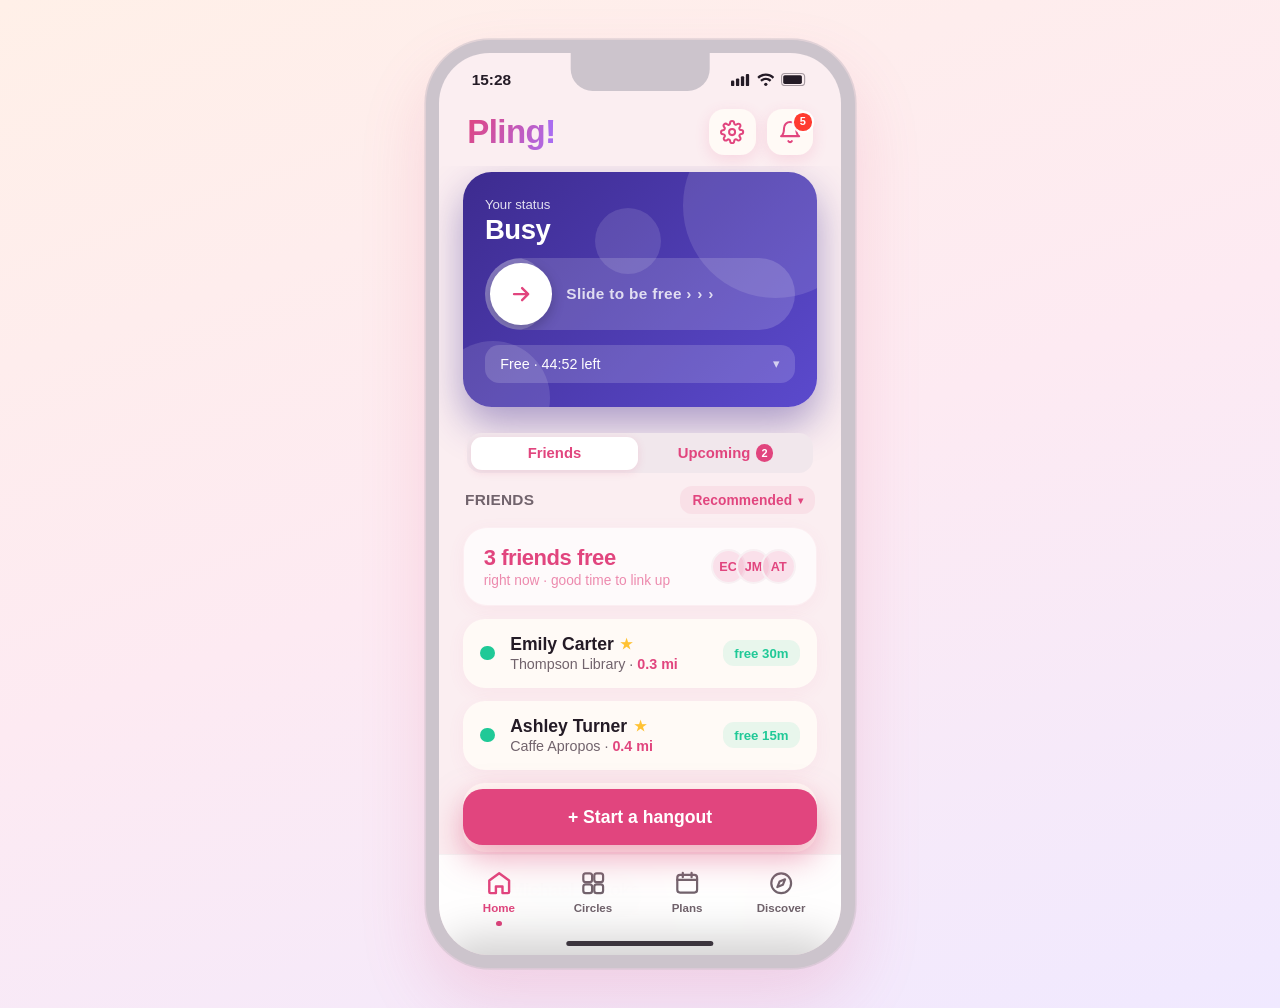
<file: pling_files/app.html>
<!DOCTYPE html>
<!-- saved from url=(0045)app.html?demo=1 -->
<html lang="en" style="--accent: #e1457e; --accent-2: #a96cf0; --grad-start: #ff8a5c; --grad-end: #9a5cf0; --accent-rgb: 225, 69, 126; --shadow: rgba(225, 69, 126, 0.14); --avail-1: #ff8a5c; --avail-2: #9a5cf0; --busy-1: #3d2b8f; --busy-2: #5b4acd; --avail-shadow: rgba(225, 69, 126, 0.4); --busy-shadow: rgba(61, 43, 143, 0.42);"><head><meta http-equiv="Content-Type" content="text/html; charset=UTF-8">
    
    <meta name="viewport" content="width=device-width, initial-scale=1.0, viewport-fit=cover">
    <title>Pling</title>
    <link rel="stylesheet" href="./styles.css">
    <script>
      /* Scale the whole prototype 10% bigger — but ONLY in the standalone desktop
         view. Skip embeds (hero/demo iframes scale the app themselves) and real
         mobile (fullscreen would overflow). Runs before paint so there's no flash. */
      (function () {
        var topLevel = window.self === window.top;
        var mobile = window.matchMedia && window.matchMedia('(max-width: 768px)').matches;
        if (topLevel && !mobile) document.documentElement.classList.add('pling-zoom');
      })();
    </script>
    <style>
        /* 10% bigger everything (desktop standalone only — see head script) */
        html.pling-zoom .phone { zoom: 1.1; }

        /* Home-only: hero status card + slide control */
        .hero {
            background: linear-gradient(135deg, var(--busy-1), var(--busy-2));
            border-radius: 26px;
            padding: 22px 20px;
            color: #fff;
            box-shadow: 0 16px 36px var(--busy-shadow);
            position: relative;
            overflow: hidden;
            transition: background 0.5s ease, box-shadow 0.5s ease;
        }
        .hero.available {
            background: linear-gradient(135deg, var(--avail-1), var(--avail-2));
            box-shadow: 0 16px 36px var(--avail-shadow);
        }

        /* background bubbles — glide to a new layout with the slide, soft blur in transit.
           They also drift slowly + forever via the `translate` property, which composes
           with `transform` (used for the busy/available shift) so the two never fight. */
        .hero-bubble {
            position: absolute; border-radius: 50%;
            background: rgba(255,255,255,0.12);
            pointer-events: none; z-index: 0; will-change: transform, translate, scale, filter;
            transition: transform 0.8s cubic-bezier(0.22, 1, 0.36, 1), background 0.5s ease;
        }
        /* base (Busy) layout — balanced spread */
        .b1 { width: 168px; height: 168px; top: -54px; right: -46px; animation: bubFloat1 19s ease-in-out infinite; }
        .b2 { width: 104px; height: 104px; bottom: -44px; left: -24px; animation: bubFloat2 23s ease-in-out infinite; }
        .b3 { width: 60px;  height: 60px;  top: 32px;  left: 120px; animation: bubFloat3 16s ease-in-out infinite; }
        .b2 { transition-delay: 0.05s; }
        .b3 { transition-delay: 0.1s; }
        /* ambient wandering drift + grow/shrink — bigger roaming, each on its own path
           (bubbles are clipped by the card's overflow:hidden, so wide travel is fine) */
        @keyframes bubFloat1 {
            0%   { translate: 0 0;        scale: 1; }
            25%  { translate: 44px 46px;  scale: 1.14; }
            50%  { translate: -24px 60px; scale: 0.88; }
            75%  { translate: -52px 24px; scale: 1.07; }
            100% { translate: 0 0;        scale: 1; }
        }
        @keyframes bubFloat2 {
            0%   { translate: 0 0;         scale: 1; }
            33%  { translate: -54px -36px; scale: 1.16; }
            66%  { translate: 48px -56px;  scale: 0.86; }
            100% { translate: 0 0;         scale: 1; }
        }
        @keyframes bubFloat3 {
            0%   { translate: 0 0;        scale: 1; }
            33%  { translate: 56px -30px; scale: 1.2; }
            66%  { translate: -30px -46px; scale: 0.9; }
            100% { translate: 0 0;        scale: 1; }
        }
        /* available = livelier: same paths, faster cycle */
        .hero.available .b1 { animation-duration: 11s; }
        .hero.available .b2 { animation-duration: 13s; }
        .hero.available .b3 { animation-duration: 8.5s; }
        @media (prefers-reduced-motion: reduce) {
            .hero-bubble { animation: none !important; }
        }
        /* Available layout — drifts right, regroups, both states look intentional */
        .hero.available .b1 { transform: translate(30px, 20px) scale(1.05); }
        .hero.available .b2 { transform: translate(60px, -14px) scale(1.08); }
        .hero.available .b3 { transform: translate(46px, 16px) scale(0.92); }
        /* soft motion blur only while moving */
        .hero-bubble.moving { animation: bubBlur 0.8s ease; }
        @keyframes bubBlur { 0%,100% { filter: blur(0); } 50% { filter: blur(4px); } }
        /* keep content above the bubbles */
        .hero-top, .slide-track, .duration { position: relative; z-index: 1; }

        .hero-top { display: flex; justify-content: space-between; align-items: flex-start; margin-bottom: 11px; }
        .hero-label { font-size: 12px; opacity: 0.85; font-weight: 500; margin-bottom: 2px; }
        .hero-status { font-size: 25px; font-weight: 700; letter-spacing: -0.4px; }

        .slide-track {
            position: relative;
            height: 66px;
            background: rgba(255,255,255,0.16);
            border-radius: 33px;
            margin-bottom: 13px;
            overflow: hidden;
            user-select: none;
            touch-action: none;
        }
        .slide-fill {
            position: absolute;
            top: 0; left: 0; bottom: 0;
            width: 58px;
            background: rgba(255,255,255,0.22);
            border-radius: 33px;
            transition: width 0.05s linear;
        }
        .slide-hint {
            position: absolute;
            top: 0; right: 0; bottom: 0; left: 0;
            display: flex; align-items: center; justify-content: center;
            font-size: 14px; font-weight: 600;
            color: rgba(255,255,255,0.8);
            letter-spacing: 0.3px;
            gap: 4px;
        }
        .slide-hint.left { opacity: 0; }
        .hero.available .slide-hint.right { opacity: 0; }
        .hero.available .slide-hint.left { opacity: 1; }

        .slide-knob {
            position: absolute;
            top: 5px; left: 5px;
            width: 56px; height: 56px;
            background: #fff;
            border-radius: 50%;
            display: flex; align-items: center; justify-content: center;
            box-shadow: 0 4px 12px rgba(0,0,0,0.22);
            cursor: grab;
            z-index: 3;
            transition: left 0.32s cubic-bezier(0.34, 1.4, 0.5, 1);
        }
        .slide-knob:active { cursor: grabbing; }
        .slide-knob.dragging { transition: none; }
        .slide-knob svg { stroke: var(--accent); transition: stroke 0.3s, transform 0.3s; }
        .hero.available .slide-knob svg { stroke: var(--accent); transform: rotate(180deg); }

        .arrows { display: flex; gap: 5px; }
        .arrows span { animation: pulse 1.4s infinite; }
        .arrows span:nth-child(2){ animation-delay: 0.2s; }
        .arrows span:nth-child(3){ animation-delay: 0.4s; }
        @keyframes pulse { 0%,100%{opacity:0.3;} 50%{opacity:1;} }

        .duration { display: flex; align-items: stretch; gap: 10px; }
        .duration-pill {
            flex: 1.5;
            background: rgba(255,255,255,0.16);
            border-radius: 13px;
            padding: 10px 14px;
            display: flex; align-items: center; justify-content: space-between;
            font-size: 13px; font-weight: 500;
            cursor: pointer;
            white-space: nowrap;
        }
        .duration-pill .chev { opacity: 0.7; font-size: 12px; }


        /* duration picker sheet */
        .dur-title { font-size: 20px; font-weight: 800; color: var(--text-dark); text-align: center; margin-bottom: 16px; letter-spacing: -0.3px; }
        .dur-opt {
            display: flex; align-items: center; justify-content: space-between;
            background: #fff; border-radius: 14px; padding: 15px 16px; margin-bottom: 8px;
            font-size: 15.5px; font-weight: 600; color: var(--text-dark); cursor: pointer;
            box-shadow: 0 3px 12px rgba(224, 90, 132,0.05); transition: transform 0.12s;
        }
        .dur-opt:active { transform: scale(0.985); }
        .dur-opt .ck { color: var(--accent); opacity: 0; font-size: 15px; }
        .dur-opt.sel { color: var(--accent); }
        .dur-opt.sel .ck { opacity: 1; }
        .dur-custom { display: flex; gap: 10px; margin-top: 4px; }
        .dur-custom input {
            flex: 1; min-width: 0; border: none; outline: none; background: #fff;
            border-radius: 14px; padding: 14px 16px; font-size: 15px; font-family: inherit;
            color: var(--text-dark); box-shadow: 0 3px 12px rgba(224, 90, 132,0.05);
        }
        .dur-custom button {
            background: var(--accent); color: #fff; border: none; border-radius: 12px;
            padding: 0 18px; font-size: 14px; font-weight: 700; cursor: pointer;
            font-family: inherit; flex-shrink: 0;
        }

        /* segmented control */
        .feed-head { display: flex; align-items: center; justify-content: space-between; gap: 10px; margin: 24px 4px 12px; }
        .segmented { display: inline-flex; background: #f1e7ec; border-radius: 13px; padding: 3px; gap: 3px; }
        .seg-btn {
            border: none; background: transparent; font-family: inherit;
            font-size: 13.5px; font-weight: 700; color: var(--text-gray);
            padding: 7px 18px; border-radius: 10px; cursor: pointer;
            transition: color 0.2s, background 0.2s, box-shadow 0.2s;
        }
        .seg-btn.active { background: #fff; color: var(--accent); box-shadow: 0 2px 8px rgba(224, 90, 132,0.16); }
        /* "See all" footer under the capped quick-friends list */
        .see-all { display: block; text-align: center; padding: 14px; margin: 2px 2px 0; color: var(--accent); font-weight: 700; font-size: 13.5px; text-decoration: none; letter-spacing: 0.1px; transition: opacity 0.15s; }
        .see-all:active { opacity: 0.55; }


        .feed-list { animation: fadeUp 0.28s ease both; }
        @keyframes fadeUp { from { opacity: 0; transform: translateY(8px); } to { opacity: 1; transform: translateY(0); } }
        /* ---- merged Plans: counter, start, invites, create sheet, toast ---- */
        .counter-card { display: flex; align-items: center; justify-content: space-between; gap: 12px; background: rgba(255,255,255,0.72); border: 1px solid rgba(224, 90, 132,0.08); border-radius: 22px; padding: 15px 18px; box-shadow: 0 4px 16px rgba(224, 90, 132,0.06); margin-bottom: 12px; }
        .counter-left { min-width: 0; }
        .counter-card .big { font-size: 20px; font-weight: 800; letter-spacing: -0.4px; color: var(--accent); white-space: nowrap; }
        .counter-faces { flex-shrink: 0; }
        .counter-card .sub { font-size: 12.5px; font-weight: 500; color: var(--accent); opacity: 0.62; margin-top: 2px; }
        .counter-right { display: flex; flex-direction: column; align-items: flex-end; gap: 9px; flex-shrink: 0; }
        .counter-faces { display: flex; }
        .counter-faces .avatar { width: 32px; height: 32px; font-size: 11.5px; border: 2.5px solid #f8f0f3; margin-left: -9px; background: rgba(var(--accent-rgb), 0.14); color: var(--accent); display: flex; align-items: center; justify-content: center; border-radius: 50%; font-weight: 700; }
        .counter-faces .avatar:first-child { margin-left: 0; }
        .suggest-btn { background: var(--accent); color: #fff; border: none; border-radius: 20px; padding: 8px 14px; font-size: 12.5px; font-weight: 700; cursor: pointer; font-family: inherit; white-space: nowrap; box-shadow: 0 4px 12px rgba(224, 90, 132,0.28); transition: transform 0.15s; }
        .suggest-btn:active { transform: scale(0.95); }
        /* floating action button — hovers above the bottom nav */
        /* Hidden while Busy; bounces up from below the screen and settles when Available. */
        .start-hangout { position: absolute; bottom: 100px; left: 22px; right: 22px; background: var(--accent); color: #fff; border: none; border-radius: 18px; padding: 16px; font-size: 16px; font-weight: 700; cursor: pointer; font-family: inherit; box-shadow: 0 12px 30px rgba(224, 90, 132,0.5); z-index: 20; transform: translateY(220px); opacity: 0; pointer-events: none; transition: transform 0.55s cubic-bezier(0.34, 1.56, 0.64, 1), opacity 0.3s ease; }
        .start-hangout.show { transform: translateY(0); opacity: 1; pointer-events: auto; }
        .start-hangout.show:active { transform: translateY(0) scale(0.97); transition: transform 0.12s; }

        .inv-card { background: var(--card-white); border-radius: 18px; padding: 14px; margin-bottom: 12px; box-shadow: 0 4px 16px rgba(224, 90, 132,0.06); }
        .inv-top { display: flex; align-items: center; gap: 12px; }
        .inv-icon { width: 42px; height: 42px; border-radius: 13px; background: rgba(224, 90, 132,0.1); display: flex; align-items: center; justify-content: center; font-size: 21px; flex-shrink: 0; }
        .inv-title { font-size: 15.5px; font-weight: 700; color: var(--text-dark); }
        .inv-sub { font-size: 12.5px; color: var(--text-gray); margin-top: 1px; }
        .inv-titlerow { display: flex; align-items: center; gap: 8px; }
        .inv-pill { font-size: 10px; font-weight: 700; padding: 3px 8px; border-radius: 7px; flex-shrink: 0; }
        .inv-pill.going { color: var(--free); background: rgba(32, 201, 151,0.14); }
        .inv-pill.maybe { color: #c98a00; background: rgba(255,204,51,0.2); }
        .inv-pill.cant { color: #e23b3b; background: rgba(255,90,90,0.14); }
        .inv-pill.host { color: var(--accent); background: rgba(224, 90, 132,0.12); }
        .inv-faces { display: flex; margin-top: 8px; }
        .inv-faces .avatar { width: 28px; height: 28px; font-size: 10.5px; margin-left: -8px; border: 2px solid #fff; }
        .inv-faces .avatar:first-child { margin-left: 0; }
        .inv-rsvp { display: flex; gap: 8px; margin-top: 11px; }
        .inv-btn { flex: 1; border: 1.5px solid #ece2e8; background: #fff; border-radius: 11px; padding: 9px 4px; font-size: 13px; font-weight: 700; color: var(--text-gray); cursor: pointer; font-family: inherit; }
        .inv-btn.going.sel { background: var(--accent); border-color: var(--accent); color: #fff; }
        .inv-btn.maybe.sel { background: var(--busy); border-color: var(--busy); color: #5b4b00; }
        .inv-btn.cant.sel { background: #ff5a5a; border-color: #ff5a5a; color: #fff; }
        .inv-card.dim { opacity: 0.58; }

        .ch-title { font-size: 20px; font-weight: 800; color: var(--text-dark); text-align: center; margin-bottom: 6px; }
        .ch-label { font-size: 12px; font-weight: 700; color: var(--text-gray); letter-spacing: 0.3px; margin: 16px 2px 8px; }
        .ch-input { width: 100%; border: none; outline: none; background: #fff; border-radius: 13px; padding: 13px 15px; font-size: 15px; font-family: inherit; color: var(--text-dark); box-shadow: 0 3px 12px rgba(224, 90, 132,0.05); }
        /* all 6 category icons on one even row */
        .ch-acts { display: flex; gap: 8px; }
        .ch-emoji { flex: 1; height: 50px; border-radius: 14px; background: #fff; display: flex; align-items: center; justify-content: center; font-size: 22px; cursor: pointer; border: 1.5px solid transparent; box-shadow: 0 3px 12px rgba(224, 90, 132,0.05); transition: border-color 0.15s, background 0.15s; }
        .ch-emoji.sel { border-color: var(--accent); background: rgba(224, 90, 132,0.07); }
        .ch-chips { display: flex; gap: 8px; }
        .ch-chip { flex: 1; text-align: center; background: #fff; border: 1.5px solid transparent; border-radius: 12px; padding: 10px 4px; font-size: 13px; font-weight: 600; color: var(--text-dark); cursor: pointer; box-shadow: 0 3px 12px rgba(224, 90, 132,0.05); }
        .ch-chip.sel { border-color: var(--accent); background: rgba(224, 90, 132,0.07); color: var(--accent); }

        /* WHO'S COMING? — ported from Plans create form */
        .pa-chips { display: flex; flex-wrap: wrap; gap: 7px; }
        .pa-pill { display: inline-flex; align-items: center; gap: 5px; background: #fff; border: 1.5px solid #f1e7ec; color: var(--text-dark); border-radius: 11px; padding: 7px 11px; font-size: 12.5px; font-weight: 700; cursor: pointer; font-family: inherit; transition: background 0.2s, color 0.2s, border-color 0.2s, box-shadow 0.2s; }
        .pa-pill::before { content: '+'; font-weight: 800; color: var(--accent); }
        .pa-pill.on { background: var(--accent); border-color: var(--accent); color: #fff; box-shadow: none; }
        .pa-pill.on::before { content: '✓'; color: #fff; }
        .pa-pill.near { border-color: rgba(32, 201, 151,0.45); box-shadow: 0 0 0 2px rgba(32, 201, 151,0.16), 0 2px 8px rgba(32, 201, 151,0.14); }
        .pa-allbtn { width: 100%; margin-top: 13px; background: #fff; color: var(--accent); border: 1.5px solid var(--accent); border-radius: 14px; padding: 15px; font-size: 15px; font-weight: 800; cursor: pointer; font-family: inherit; transition: background 0.2s, transform 0.15s; }
        .pa-allbtn:active { background: rgba(224, 90, 132,0.07); transform: scale(0.99); }
        .pa-allwrap { margin-top: 10px; }
        .pa-frow { display: flex; align-items: center; gap: 11px; background: #fff; border: 1px solid #f6eef1; border-radius: 14px; padding: 9px 12px; margin-bottom: 8px; }
        .pa-frow .avatar { width: 38px; height: 38px; font-size: 13px; }
        .pa-frow .who { flex: 1; min-width: 0; }
        .pa-frow .who .n { font-size: 14.5px; font-weight: 600; color: var(--text-dark); }
        .pa-frow .who .s { font-size: 12px; color: var(--text-gray); margin-top: 1px; }
        .pa-frow .who .s.free { color: var(--free); font-weight: 600; }
        .pa-addb { background: var(--accent); color: #fff; border: none; border-radius: 10px; padding: 7px 14px; font-size: 13px; font-weight: 700; cursor: pointer; font-family: inherit; flex-shrink: 0; transition: transform 0.15s, background 0.2s, color 0.2s; }
        .pa-addb:active { transform: scale(0.93); }
        .pa-addb.added { background: #f1e7ec; color: var(--free); }
        .pa-nomatch { text-align: center; font-size: 13px; color: var(--text-gray); padding: 14px; }
        .f-loc .dist { color: var(--accent); font-weight: 600; }
        .frow-dist { color: var(--text-gray); font-weight: 500; }

        /* taller sheet w/ sticky footer */
        #chSheet { max-height: 96%; min-height: 70%; display: flex; flex-direction: column; }
        #chScroll { overflow-y: auto; flex: 1; }
        #chScroll::-webkit-scrollbar { display: none; }
        .ch-footer { position: sticky; bottom: 0; background: var(--app-bg); padding: 12px 0 4px; margin-top: 6px; box-shadow: 0 -10px 16px -8px rgba(250, 235, 242,0.9); }
        .ch-create { width: 100%; background: var(--accent); color: #fff; border: none; border-radius: 16px; padding: 15px; font-size: 16px; font-weight: 700; cursor: pointer; font-family: inherit; box-shadow: 0 10px 24px rgba(224, 90, 132,0.32); }

        /* start-a-hangout bottom sheet */
        .start-backdrop { position: absolute; inset: 0; background: rgba(36, 27, 38,0.4); border-radius: 46px; opacity: 0; pointer-events: none; transition: opacity 0.3s; z-index: 55; }
        .start-backdrop.show { opacity: 1; pointer-events: auto; }
        .start-sheet { position: absolute; left: 0; right: 0; bottom: 0; width: 100%; background: #fff; border-top-left-radius: 28px; border-top-right-radius: 28px; box-shadow: 0 -16px 40px rgba(0,0,0,0.18); transform: translateY(100%); transition: transform 0.36s cubic-bezier(0.32,0.72,0,1); z-index: 56; padding: 4px 22px 22px; }
        .start-sheet.show { transform: translateY(0); }
        .start-handle { width: 40px; height: 5px; border-radius: 3px; background: #ddd1d8; margin: 8px auto 16px; }
        .sugg-banner { display: flex; align-items: center; gap: 12px; background: rgba(224, 90, 132,0.08); border: 1.5px solid rgba(224, 90, 132,0.28); border-radius: 18px; padding: 14px 16px; }
        .sugg-banner .tx { flex: 1; min-width: 0; }
        .sugg-banner .t1 { font-size: 11px; font-weight: 700; color: var(--accent); letter-spacing: 0.4px; }
        .sugg-banner .t2 { font-size: 16px; font-weight: 800; color: var(--text-dark); margin-top: 1px; }
        .sugg-send { width: 42px; height: 42px; border-radius: 50%; background: var(--accent); border: none; color: #fff; font-size: 20px; cursor: pointer; flex-shrink: 0; box-shadow: 0 6px 16px rgba(224, 90, 132,0.3); }
        .sugg-send:active { transform: scale(0.92); }
        .cat-divider { text-align: center; font-size: 12px; font-weight: 600; color: var(--text-gray); margin: 12px 0 10px; }
        .cat-grid { display: grid; grid-template-columns: 1fr 1fr; gap: 10px; }
        .cat-btn { background: #f8f0f3; border: none; border-radius: 16px; padding: 18px 12px; font-size: 15px; font-weight: 700; color: var(--text-dark); cursor: pointer; font-family: inherit; display: flex; align-items: center; gap: 10px; justify-content: center; transition: transform 0.15s; }
        .cat-btn .e { font-size: 22px; }
        .cat-btn:active { transform: scale(0.97); }
        /* custom option pinned at the bottom — same look as the category buttons */
        .cat-custom { width: 100%; margin-top: 10px; background: #fff; border: 1.5px solid #f3d9e4; border-radius: 16px; padding: 18px 12px; font-size: 15px; font-weight: 700; color: var(--text-dark); cursor: pointer; font-family: inherit; display: flex; align-items: center; gap: 10px; justify-content: center; transition: transform 0.15s, border-color 0.2s; }
        .cat-custom .e { font-size: 22px; }
        .cat-custom:active { transform: scale(0.97); }

        .toast { position: absolute; bottom: 108px; left: 50%; transform: translateX(-50%) translateY(16px); background: var(--text-dark); color: #fff; font-size: 13px; font-weight: 600; padding: 11px 18px; border-radius: 14px; opacity: 0; pointer-events: none; transition: opacity 0.25s, transform 0.25s; z-index: 60; max-width: 80%; text-align: center; box-shadow: 0 10px 30px rgba(0,0,0,0.25); }
        .toast.show { opacity: 1; transform: translateX(-50%) translateY(0); }

        /* ---- Settings sheet (gear): calendar sync + recurring routines ---- */
        .set-title { font-size: 22px; font-weight: 800; color: var(--text-dark); text-align: center; margin-bottom: 4px; letter-spacing: -0.4px; }
        .set-sub { font-size: 13.5px; color: var(--text-gray); text-align: center; margin-bottom: 8px; }
        .cal-banner {
            display: flex; align-items: center; gap: 12px;
            background: var(--card-white); border-radius: 18px; padding: 14px 16px;
            box-shadow: 0 4px 16px rgba(224, 90, 132, 0.06); margin-top: 8px;
        }
        .cal-icon { width: 42px; height: 42px; border-radius: 12px; background: rgba(224, 90, 132,0.1); display: flex; align-items: center; justify-content: center; font-size: 20px; flex-shrink: 0; }
        .cal-txt { flex: 1; }
        .cal-txt .t { font-size: 15px; font-weight: 600; color: var(--text-dark); }
        .cal-txt .s { font-size: 12.5px; color: var(--text-gray); margin-top: 1px; }
        .set-label { font-size: 12.5px; font-weight: 700; color: var(--text-gray); letter-spacing: 0.3px; margin: 22px 2px 10px; }

        /* multi-category settings: sliding views */
        .set-view { display: none; }
        .set-view.active { display: block; animation: setSlideIn 0.28s cubic-bezier(0.32,0.72,0,1); }
        @keyframes setSlideIn { from { opacity: 0; transform: translateX(26px); } to { opacity: 1; transform: none; } }
        .set-head { display: flex; align-items: center; gap: 12px; margin-bottom: 4px; }
        .set-head .set-title { margin: 0; text-align: left; flex: 1; }
        .set-back { width: 38px; height: 38px; border-radius: 12px; background: #f8f0f3; border: none; display: flex; align-items: center; justify-content: center; cursor: pointer; flex-shrink: 0; transition: transform 0.15s, background 0.2s; }
        .set-back:active { transform: scale(0.9); background: #f1e7ec; }
        .set-back svg { width: 20px; height: 20px; stroke: var(--accent); }
        .set-menu { display: flex; flex-direction: column; gap: 10px; margin-top: 16px; }
        .set-menurow { display: flex; align-items: center; gap: 14px; background: var(--card-white); border-radius: 16px; padding: 15px 16px; box-shadow: 0 4px 16px rgba(224, 90, 132,0.06); cursor: pointer; transition: transform 0.15s; }
        .set-menurow:active { transform: scale(0.99); }
        .set-mi { width: 42px; height: 42px; border-radius: 12px; background: rgba(224, 90, 132,0.1); display: flex; align-items: center; justify-content: center; font-size: 20px; flex-shrink: 0; }
        .set-mt { flex: 1; min-width: 0; }
        .set-mt .a { font-size: 15.5px; font-weight: 700; color: var(--text-dark); }
        .set-mt .b { font-size: 12.5px; color: var(--text-gray); margin-top: 1px; }
        .set-mchev { color: var(--text-gray); font-size: 20px; flex-shrink: 0; }
        .cal-banner .val { font-size: 13px; font-weight: 600; color: var(--text-gray); flex-shrink: 0; }
        .set-signout { width: 100%; margin-top: 16px; background: #fff; color: #ff3b30; border: none; border-radius: 16px; padding: 15px; font-size: 15px; font-weight: 700; cursor: pointer; font-family: inherit; box-shadow: 0 3px 12px rgba(255,59,48,0.1); transition: transform 0.15s; }
        .set-signout:active { transform: scale(0.98); }
        /* Account profile picture */
        .acct-head { display: flex; flex-direction: column; align-items: center; margin: 8px 0 4px; }
        .acct-avatar { position: relative; width: 88px; height: 88px; border-radius: 50%; background: linear-gradient(140deg, var(--grad-start), var(--grad-end)); background-size: cover; background-position: center; color: #fff; font-size: 30px; font-weight: 700; display: flex; align-items: center; justify-content: center; box-shadow: 0 10px 26px rgba(224, 90, 132,0.4); }
        .acct-cam { position: absolute; bottom: -2px; right: -2px; width: 30px; height: 30px; border-radius: 50%; background: var(--accent); border: 3px solid var(--app-bg); display: flex; align-items: center; justify-content: center; cursor: pointer; }
        .acct-cam svg { width: 15px; height: 15px; }
        .acct-change { margin-top: 11px; background: none; border: none; color: var(--accent); font-size: 14px; font-weight: 700; cursor: pointer; font-family: inherit; }
        .acct-change:active { opacity: 0.6; }

        /* ---- Appearance: accent theme picker ---- */
        /* minmax(0,1fr) lets columns shrink below their content's min-width — without it a long
           unbreakable name (e.g. "Watermelon") floors the column wider than 50% and overflows. */
        .thm-grid { display: grid; grid-template-columns: repeat(2, minmax(0, 1fr)); gap: 10px; }
        .thm-card {
            display: flex; align-items: center; gap: 11px;
            background: var(--card-white); border-radius: 16px; padding: 13px 14px;
            box-shadow: 0 4px 16px rgba(var(--accent-rgb), 0.06);
            border: 1.5px solid transparent; cursor: pointer;
            transition: transform 0.15s, border-color 0.18s;
        }
        .thm-card:active { transform: scale(0.97); }
        .thm-card.sel { border-color: var(--accent); }
        .thm-dot { width: 28px; height: 28px; border-radius: 50%; flex-shrink: 0; box-shadow: 0 3px 10px rgba(0,0,0,0.12); }
        .thm-name { flex: 1; min-width: 0; overflow-wrap: break-word; font-size: 14px; font-weight: 700; color: var(--text-dark); }
        /* check only takes layout space when selected, so unselected names get the full width */
        .thm-check { color: var(--accent); font-size: 17px; font-weight: 800; flex-shrink: 0; display: none; }
        .thm-card.sel .thm-check { display: block; }
        .thm-custom {
            position: relative;
            display: flex; align-items: center; gap: 12px;
            background: var(--card-white); border-radius: 16px; padding: 15px 16px;
            box-shadow: 0 4px 16px rgba(var(--accent-rgb), 0.06); cursor: pointer;
        }
        .thm-custom-txt { flex: 1; font-size: 15px; font-weight: 700; color: var(--text-dark); }
        /* native color input is invisible but sits over the visible swatch on the right */
        .thm-custom input[type=color] { position: absolute; right: 16px; top: 50%; transform: translateY(-50%); width: 54px; height: 34px; opacity: 0; cursor: pointer; border: none; padding: 0; }
        .thm-custom-sw { width: 54px; height: 34px; border-radius: 11px; background: var(--accent); box-shadow: inset 0 0 0 1px rgba(0,0,0,0.06); flex-shrink: 0; }
        .thm-done {
            width: 100%; margin-top: 20px; border: none; border-radius: 18px; padding: 16px;
            background: linear-gradient(140deg, var(--grad-start), var(--grad-end)); color: #fff;
            font-size: 16px; font-weight: 700; cursor: pointer; font-family: inherit;
            box-shadow: 0 10px 24px rgba(var(--accent-rgb), 0.35); transition: transform 0.15s;
        }
        .thm-done:active { transform: scale(0.98); }

        .routine { background: var(--card-white); border-radius: 20px; padding: 16px; margin-bottom: 10px; box-shadow: 0 4px 16px rgba(224, 90, 132, 0.06); cursor: pointer; transition: transform 0.15s; }
        .routine:active { transform: scale(0.99); }
        .r-top { display: flex; align-items: center; gap: 12px; margin-bottom: 12px; }
        .r-icon { width: 46px; height: 46px; border-radius: 14px; display: flex; align-items: center; justify-content: center; font-size: 23px; flex-shrink: 0; background: rgba(224, 90, 132,0.1); }
        .r-title { font-size: 16px; font-weight: 700; color: var(--text-dark); }
        .r-when { font-size: 13px; color: var(--text-gray); margin-top: 1px; }
        .r-bottom { display: flex; align-items: center; justify-content: space-between; }
        .days { display: flex; gap: 5px; }
        .day { width: 26px; height: 26px; border-radius: 8px; display: flex; align-items: center; justify-content: center; font-size: 11px; font-weight: 700; background: #f6eef1; color: var(--text-gray); }
        .day.on { background: var(--accent); color: #fff; }
        .r-joiners { display: flex; align-items: center; }
        .r-joiners .avatar { width: 28px; height: 28px; font-size: 10.5px; margin-left: -8px; border: 2px solid #fff; }
        .r-joiners .avatar:first-child { margin-left: 0; }

        .add-routine { width: 100%; background: rgba(255,255,255,0.55); border: 1.5px dashed var(--offline); color: var(--accent); border-radius: 18px; padding: 16px; font-size: 15px; font-weight: 600; cursor: pointer; font-family: inherit; transition: transform 0.15s; }
        .add-routine:active { transform: scale(0.98); }

        /* ---- Upcoming tab: compact plan cards ---- */
        .seg-badge { display: inline-flex; align-items: center; justify-content: center; background: var(--accent); color: #fff; font-size: 10px; font-weight: 800; min-width: 16px; height: 16px; border-radius: 8px; padding: 0 4px; margin-left: 5px; vertical-align: middle; }
        .upc-card { display: flex; align-items: center; gap: 12px; background: var(--card-white); border-radius: 18px; padding: 14px; margin-bottom: 10px; box-shadow: 0 4px 16px rgba(224,90,132,0.06); cursor: pointer; transition: transform 0.12s; }
        .upc-card:active { transform: scale(0.98); }
        .upc-emoji { width: 44px; height: 44px; border-radius: 13px; background: rgba(224,90,132,0.1); display: flex; align-items: center; justify-content: center; font-size: 22px; flex-shrink: 0; }
        .upc-info { flex: 1; min-width: 0; }
        .upc-name { font-size: 15px; font-weight: 700; color: var(--text-dark); }
        .upc-when { font-size: 12.5px; font-weight: 600; color: var(--accent); margin-top: 2px; }
        .upc-loc { font-size: 12px; color: var(--text-gray); margin-top: 1px; white-space: nowrap; overflow: hidden; text-overflow: ellipsis; }
        .upc-right { display: flex; flex-direction: column; align-items: flex-end; gap: 6px; flex-shrink: 0; }
        .upc-faces { display: flex; }
        .upc-faces .avatar { width: 26px; height: 26px; font-size: 9.5px; margin-left: -7px; border: 2px solid #fff; }
        .upc-faces .avatar:first-child { margin-left: 0; }
        .upc-badge { font-size: 10.5px; font-weight: 700; padding: 3px 9px; border-radius: 8px; white-space: nowrap; }
        .upc-badge.hosting { background: rgba(224,90,132,0.12); color: var(--accent); }
        .upc-badge.going { background: rgba(32,201,151,0.14); color: var(--free); }
        .upc-badge.respond { background: var(--accent); color: #fff; animation: respondPulse 1.4s ease-in-out infinite; }
        @keyframes respondPulse { 0%,100%{opacity:1;transform:scale(1);} 50%{opacity:0.78;transform:scale(1.06);} }

        /* ---- Upcoming seg button: flex so badge sits inline with text ---- */
        #upcomingSegBtn { display: inline-flex; align-items: center; justify-content: center; }

        /* ---- Event Detail modal (slide-up full-screen) — ported from plans.html ---- */
        .ev-modal { position: absolute; inset: 0; background: #fff; border-radius: 46px; display: flex; flex-direction: column; transform: translateY(100%); transition: transform 0.4s cubic-bezier(0.32, 0.72, 0, 1); z-index: 70; overflow: hidden; }
        .ev-modal.open { transform: translateY(0); }
        .ev-top { padding: 50px 22px 4px; flex-shrink: 0; }
        .ev-back { width: 40px; height: 40px; border-radius: 13px; background: #f8f0f3; border: none; cursor: pointer; display: flex; align-items: center; justify-content: center; color: var(--text-dark); transition: transform 0.15s, background 0.2s; }
        .ev-back:active { transform: scale(0.9); background: #f1e7ec; }
        .ev-back svg { width: 22px; height: 22px; }
        .ev-scroll { flex: 1; overflow-y: auto; padding: 8px 22px 30px; }
        .ev-scroll::-webkit-scrollbar { display: none; }
        .ev-iconlg { width: 64px; height: 64px; border-radius: 20px; background: rgba(224,90,132,0.1); display: flex; align-items: center; justify-content: center; font-size: 32px; margin-bottom: 12px; }
        .ev-title { font-size: 27px; font-weight: 800; color: var(--text-dark); letter-spacing: -0.6px; line-height: 1.1; }
        .ev-when { font-size: 15px; font-weight: 700; color: var(--accent); margin-top: 7px; }
        .ev-loc { display: inline-flex; align-items: center; gap: 5px; font-size: 14px; font-weight: 600; color: var(--text-gray); margin-top: 4px; text-decoration: none; }
        .ev-loc u { text-decoration: underline; text-underline-offset: 2px; }
        .ev-statuspill { display: inline-flex; align-items: center; gap: 6px; font-size: 11.5px; font-weight: 800; letter-spacing: 0.2px; padding: 5px 11px 5px 9px; border-radius: 9px; margin-top: 13px; }
        .ev-statuspill::before { content: ''; width: 7px; height: 7px; border-radius: 50%; }
        .ev-statuspill.host { color: var(--free); background: rgba(32,201,151,0.14); }
        .ev-statuspill.host::before { background: var(--free); }
        .ev-statuspill.att { color: var(--accent); background: rgba(224,90,132,0.12); }
        .ev-statuspill.att::before { background: var(--accent); }
        .myrsvp-label { font-size: 11.5px; font-weight: 700; color: var(--text-gray); letter-spacing: 0.3px; margin: 14px 2px 8px; }
        .myrsvp { display: flex; background: #f6eef1; border-radius: 13px; padding: 3px; gap: 3px; }
        .myrsvp-btn { flex: 1; border: none; background: transparent; font-family: inherit; font-size: 13.5px; font-weight: 700; padding: 9px 4px; border-radius: 10px; cursor: pointer; transition: opacity 0.22s, background 0.22s, box-shadow 0.22s; }
        .myrsvp-btn[data-r="going"] { color: var(--free); }
        .myrsvp-btn[data-r="maybe"] { color: #c98a00; }
        .myrsvp-btn[data-r="cant"]  { color: #d9534f; }
        .myrsvp-btn:not(.active) { opacity: 0.5; }
        .myrsvp-btn.active { background: #fff; box-shadow: 0 2px 8px rgba(0,0,0,0.1); }
        .myrsvp-btn:active { transform: scale(0.97); }
        .ev-tabs { display: flex; background: #f1e7ec; border-radius: 14px; padding: 3px; gap: 3px; margin: 22px 0 14px; }
        .ev-tab { flex: 1; border: none; background: transparent; font-family: inherit; font-size: 13px; font-weight: 700; color: var(--text-gray); padding: 9px 4px; border-radius: 11px; cursor: pointer; transition: color 0.2s, background 0.2s, box-shadow 0.2s; }
        .ev-tab.active { background: #fff; color: var(--accent); box-shadow: 0 2px 8px rgba(224,90,132,0.16); }
        .ev-tab .ct { opacity: 0.6; font-weight: 800; }
        .ev-row { display: flex; align-items: center; gap: 12px; background: #fff; border: 1px solid #f6eef1; border-radius: 16px; padding: 11px 13px; margin-bottom: 9px; animation: evRowIn 0.26s ease both; }
        @keyframes evRowIn { from { opacity: 0; transform: translateY(7px); } to { opacity: 1; transform: translateY(0); } }
        .ev-row.you { border-color: rgba(224,90,132,0.35); background: rgba(224,90,132,0.04); }
        .ev-row .avatar { width: 42px; height: 42px; font-size: 14px; }
        .ev-row .who { flex: 1; min-width: 0; }
        .ev-row .who .n { font-size: 15px; font-weight: 600; color: var(--text-dark); }
        .ev-circle-pill { font-size: 10.5px; font-weight: 700; color: var(--text-gray); background: #f6eef1; padding: 3px 9px; border-radius: 8px; margin-top: 3px; display: inline-block; }
        .ev-empty { text-align: center; font-size: 13.5px; color: var(--text-gray); padding: 26px; }
        .ev-host { margin-top: 26px; border-top: 1px solid #f6eef1; padding-top: 22px; }
        .ev-host-label { font-size: 12px; font-weight: 700; color: var(--text-gray); letter-spacing: 0.3px; margin-bottom: 10px; }
        .ev-nudge { width: 100%; background: rgba(224,90,132,0.1); color: var(--accent); border: none; border-radius: 15px; padding: 14px; font-size: 15px; font-weight: 800; cursor: pointer; font-family: inherit; transition: transform 0.15s, background 0.25s, color 0.25s; }
        .ev-nudge:active { transform: scale(0.98); }
        .ev-nudge.done { background: var(--free); color: #fff; }
        .ev-pin { margin-top: 22px; }
        .ev-pin textarea { width: 100%; min-height: 84px; resize: none; border: 1.5px solid #f1e7ec; outline: none; background: #fefcfb; border-radius: 15px; padding: 13px 15px; font-size: 14.5px; line-height: 1.4; font-family: inherit; color: var(--text-dark); transition: border-color 0.2s; }
        .ev-pin textarea:focus { border-color: var(--accent); }
        .ev-pin-save { margin-top: 10px; background: var(--accent); color: #fff; border: none; border-radius: 13px; padding: 11px 20px; font-size: 14px; font-weight: 700; cursor: pointer; font-family: inherit; transition: transform 0.15s; }
        .ev-pin-save:active { transform: scale(0.96); }
        .ev-delete { width: 100%; margin-top: 22px; background: #fff; color: #ff3b30; border: 1.5px solid rgba(255,59,48,0.25); border-radius: 15px; padding: 14px; font-size: 15px; font-weight: 700; cursor: pointer; font-family: inherit; transition: transform 0.15s, background 0.2s; }
        .ev-delete:active { transform: scale(0.98); background: rgba(255,59,48,0.06); }

        /* add-routine editor sheet */
        .rt-title { font-size: 22px; font-weight: 800; color: var(--text-dark); text-align: center; margin-bottom: 4px; letter-spacing: -0.4px; }
        .rt-sub { font-size: 13.5px; color: var(--text-gray); text-align: center; }
        .rt-label { font-size: 12.5px; font-weight: 700; color: var(--text-gray); letter-spacing: 0.3px; margin: 18px 2px 9px; }
        .rt-upload { display: flex; align-items: center; gap: 14px; background: linear-gradient(140deg, var(--grad-start), var(--grad-end)); color: #fff; border-radius: 18px; padding: 16px; cursor: pointer; box-shadow: 0 10px 24px rgba(224, 90, 132,0.32); margin-top: 8px; transition: transform 0.15s; }
        .rt-upload:active { transform: scale(0.98); }
        .rt-upload .ic { font-size: 26px; flex-shrink: 0; }
        .rt-upload .tt { flex: 1; min-width: 0; }
        .rt-upload .a { font-size: 15.5px; font-weight: 700; }
        .rt-upload .b { font-size: 12px; opacity: 0.9; margin-top: 1px; }
        .rt-upload .chev { font-size: 22px; opacity: 0.8; flex-shrink: 0; }
        .rt-or { display: flex; align-items: center; gap: 10px; margin: 22px 0 4px; color: var(--text-gray); font-size: 11.5px; font-weight: 700; letter-spacing: 0.4px; }
        .rt-or::before, .rt-or::after { content: ''; flex: 1; height: 1px; background: rgba(0,0,0,0.08); }
        .rt-input { width: 100%; border: none; outline: none; background: #fff; border-radius: 14px; padding: 14px 16px; font-size: 15px; font-family: inherit; color: var(--text-dark); box-shadow: 0 3px 12px rgba(224, 90, 132,0.05); }
        .rt-emojis { display: flex; gap: 8px; flex-wrap: wrap; }
        .rt-emoji { width: 46px; height: 46px; border-radius: 14px; background: #fff; display: flex; align-items: center; justify-content: center; font-size: 22px; cursor: pointer; border: 1.5px solid transparent; box-shadow: 0 3px 12px rgba(224, 90, 132,0.05); transition: border-color 0.15s, background 0.15s; }
        .rt-emoji.sel { border-color: var(--accent); background: rgba(224, 90, 132,0.07); }
        .rt-times { display: flex; gap: 10px; align-items: center; }
        .rt-times .rt-input { flex: 1; }
        .rt-times .sep { color: var(--text-gray); font-weight: 600; flex-shrink: 0; }
        .rt-days { display: flex; gap: 6px; }
        .rt-day { flex: 1; text-align: center; padding: 10px 0; border-radius: 11px; background: #fff; font-size: 13px; font-weight: 700; color: var(--text-dark); cursor: pointer; border: 1.5px solid transparent; box-shadow: 0 3px 12px rgba(224, 90, 132,0.05); transition: background 0.15s, color 0.15s; }
        .rt-day.on { background: var(--accent); color: #fff; }
        .rt-flist-search { margin-bottom: 10px; }
        .rt-frow { display: flex; align-items: center; gap: 12px; background: #fff; border-radius: 16px; padding: 11px 13px; margin-bottom: 8px; box-shadow: 0 4px 14px rgba(224, 90, 132,0.05); }
        .rt-frow .avatar { width: 38px; height: 38px; font-size: 13px; }
        .rt-frow .nm { flex: 1; min-width: 0; }
        .rt-frow .nm .a { font-size: 14.5px; font-weight: 600; color: var(--text-dark); }
        .rt-frow .nm .b { font-size: 12px; font-weight: 600; margin-top: 1px; color: var(--free); }
        .rt-frow .nm .b.muted { color: var(--text-gray); }
        .rt-add-btn { background: var(--accent); color: #fff; border: none; border-radius: 11px; padding: 8px 16px; font-size: 13.5px; font-weight: 700; cursor: pointer; font-family: inherit; flex-shrink: 0; transition: transform 0.15s, background 0.2s, color 0.2s; }
        .rt-add-btn:active { transform: scale(0.93); }
        .rt-add-btn.added { background: #f1e7ec; color: var(--free); }
        .rt-empty { text-align: center; font-size: 13px; color: var(--text-gray); padding: 14px; }
        .rt-save { width: 100%; margin-top: 22px; background: linear-gradient(140deg, var(--grad-start), var(--grad-end)); color: #fff; border: none; border-radius: 18px; padding: 16px; font-size: 16px; font-weight: 700; cursor: pointer; font-family: inherit; box-shadow: 0 10px 24px rgba(224, 90, 132,0.35); transition: transform 0.15s; }
        .rt-save:active { transform: scale(0.98); }
        .rt-delete { width: 100%; margin-top: 10px; background: #fff; color: #ff3b30; border: none; border-radius: 16px; padding: 15px; font-size: 15px; font-weight: 700; cursor: pointer; font-family: inherit; box-shadow: 0 3px 12px rgba(255,59,48,0.1); transition: transform 0.15s; }
        .rt-delete:active { transform: scale(0.98); }
    </style>
<style>.rdp {
  --rdp-cell-size: 40px;
  --rdp-accent-color: #0000ff;
  --rdp-background-color: #e7edff;
  --rdp-accent-color-dark: #3003e1;
  --rdp-background-color-dark: #180270;
  --rdp-outline: 2px solid var(--rdp-accent-color); /* Outline border for focused elements */
  --rdp-outline-selected: 2px solid rgba(0, 0, 0, 0.75); /* Outline border for focused _and_ selected elements */

  margin: 1em;
}

/* Hide elements for devices that are not screen readers */
.rdp-vhidden {
  box-sizing: border-box;
  padding: 0;
  margin: 0;
  background: transparent;
  border: 0;
  -moz-appearance: none;
  -webkit-appearance: none;
  appearance: none;
  position: absolute !important;
  top: 0;
  width: 1px !important;
  height: 1px !important;
  padding: 0 !important;
  overflow: hidden !important;
  clip: rect(1px, 1px, 1px, 1px) !important;
  border: 0 !important;
}

/* Buttons */
.rdp-button_reset {
  appearance: none;
  position: relative;
  margin: 0;
  padding: 0;
  cursor: default;
  color: inherit;
  outline: none;
  background: none;
  font: inherit;

  -moz-appearance: none;
  -webkit-appearance: none;
}

.rdp-button {
  border: 2px solid transparent;
}

.rdp-button[disabled] {
  opacity: 0.25;
}

.rdp-button:not([disabled]) {
  cursor: pointer;
}

.rdp-button:focus:not([disabled]),
.rdp-button:active:not([disabled]) {
  color: inherit;
  border: var(--rdp-outline);
  background-color: var(--rdp-background-color);
}

.rdp-button:hover:not([disabled]) {
  background-color: var(--rdp-background-color);
}

.rdp-months {
  display: flex;
}

.rdp-month {
  margin: 0 1em;
}

.rdp-month:first-child {
  margin-left: 0;
}

.rdp-month:last-child {
  margin-right: 0;
}

.rdp-table {
  margin: 0;
  max-width: calc(var(--rdp-cell-size) * 7);
  border-collapse: collapse;
}

.rdp-with_weeknumber .rdp-table {
  max-width: calc(var(--rdp-cell-size) * 8);
  border-collapse: collapse;
}

.rdp-caption {
  display: flex;
  align-items: center;
  justify-content: space-between;
  padding: 0;
  text-align: left;
}

.rdp-multiple_months .rdp-caption {
  position: relative;
  display: block;
  text-align: center;
}

.rdp-caption_dropdowns {
  position: relative;
  display: inline-flex;
}

.rdp-caption_label {
  position: relative;
  z-index: 1;
  display: inline-flex;
  align-items: center;
  margin: 0;
  padding: 0 0.25em;
  white-space: nowrap;
  color: currentColor;
  border: 0;
  border: 2px solid transparent;
  font-family: inherit;
  font-size: 140%;
  font-weight: bold;
}

.rdp-nav {
  white-space: nowrap;
}

.rdp-multiple_months .rdp-caption_start .rdp-nav {
  position: absolute;
  top: 50%;
  left: 0;
  transform: translateY(-50%);
}

.rdp-multiple_months .rdp-caption_end .rdp-nav {
  position: absolute;
  top: 50%;
  right: 0;
  transform: translateY(-50%);
}

.rdp-nav_button {
  display: inline-flex;
  align-items: center;
  justify-content: center;
  width: var(--rdp-cell-size);
  height: var(--rdp-cell-size);
  padding: 0.25em;
  border-radius: 100%;
}

/* ---------- */
/* Dropdowns  */
/* ---------- */

.rdp-dropdown_year,
.rdp-dropdown_month {
  position: relative;
  display: inline-flex;
  align-items: center;
}

.rdp-dropdown {
  appearance: none;
  position: absolute;
  z-index: 2;
  top: 0;
  bottom: 0;
  left: 0;
  width: 100%;
  margin: 0;
  padding: 0;
  cursor: inherit;
  opacity: 0;
  border: none;
  background-color: transparent;
  font-family: inherit;
  font-size: inherit;
  line-height: inherit;
}

.rdp-dropdown[disabled] {
  opacity: unset;
  color: unset;
}

.rdp-dropdown:focus:not([disabled]) + .rdp-caption_label,
.rdp-dropdown:active:not([disabled]) + .rdp-caption_label {
  border: var(--rdp-outline);
  border-radius: 6px;
  background-color: var(--rdp-background-color);
}

.rdp-dropdown_icon {
  margin: 0 0 0 5px;
}

.rdp-head {
  border: 0;
}

.rdp-head_row,
.rdp-row {
  height: 100%;
}

.rdp-head_cell {
  vertical-align: middle;
  text-transform: uppercase;
  font-size: 0.75em;
  font-weight: 700;
  text-align: center;
  height: 100%;
  height: var(--rdp-cell-size);
  padding: 0;
}

.rdp-tbody {
  border: 0;
}

.rdp-tfoot {
  margin: 0.5em;
}

.rdp-cell {
  width: var(--rdp-cell-size);
  height: 100%;
  height: var(--rdp-cell-size);
  padding: 0;
  text-align: center;
}

.rdp-weeknumber {
  font-size: 0.75em;
}

.rdp-weeknumber,
.rdp-day {
  display: flex;
  overflow: hidden;
  align-items: center;
  justify-content: center;
  box-sizing: border-box;
  width: var(--rdp-cell-size);
  max-width: var(--rdp-cell-size);
  height: var(--rdp-cell-size);
  margin: 0;
  border: 2px solid transparent;
  border-radius: 100%;
}

.rdp-day_today:not(.rdp-day_outside) {
  font-weight: bold;
}

.rdp-day_selected:not([disabled]),
.rdp-day_selected:focus:not([disabled]),
.rdp-day_selected:active:not([disabled]),
.rdp-day_selected:hover:not([disabled]) {
  color: white;
  background-color: var(--rdp-accent-color);
}

.rdp-day_selected:focus:not([disabled]) {
  border: var(--rdp-outline-selected);
}

.rdp:not([dir='rtl']) .rdp-day_range_start:not(.rdp-day_range_end) {
  border-top-right-radius: 0;
  border-bottom-right-radius: 0;
}

.rdp:not([dir='rtl']) .rdp-day_range_end:not(.rdp-day_range_start) {
  border-top-left-radius: 0;
  border-bottom-left-radius: 0;
}

.rdp[dir='rtl'] .rdp-day_range_start:not(.rdp-day_range_end) {
  border-top-left-radius: 0;
  border-bottom-left-radius: 0;
}

.rdp[dir='rtl'] .rdp-day_range_end:not(.rdp-day_range_start) {
  border-top-right-radius: 0;
  border-bottom-right-radius: 0;
}

.rdp-day_range_end.rdp-day_range_start {
  border-radius: 100%;
}

.rdp-day_range_middle {
  border-radius: 0;
}
</style></head>
<body>
<div class="phone">
    <div class="notch"></div>
    <div class="screen">

        <div class="status-bar">
            <span>15:28</span>
            <div class="icons">
                <svg width="17" height="11" viewBox="0 0 17 11" fill="none"><rect x="0" y="6" width="3" height="5" rx="1" fill="#241b26"></rect><rect x="4.5" y="4" width="3" height="7" rx="1" fill="#241b26"></rect><rect x="9" y="2" width="3" height="9" rx="1" fill="#241b26"></rect><rect x="13.5" y="0" width="3" height="11" rx="1" fill="#241b26"></rect></svg>
                <svg width="16" height="12" viewBox="0 0 16 12" fill="#241b26"><path d="M8 2.6c2.4 0 4.6 1 6.2 2.6l1.5-1.6C13.5 1.5 10.9.4 8 .4S2.5 1.5.3 3.6l1.5 1.6C3.4 3.6 5.6 2.6 8 2.6z"></path><path d="M8 6.4c1.4 0 2.6.6 3.6 1.5l1.5-1.6C11.6 5 9.9 4.3 8 4.3s-3.6.7-5.1 2l1.5 1.6C5.4 7 6.6 6.4 8 6.4z"></path><circle cx="8" cy="10.3" r="1.5"></circle></svg>
                <svg width="25" height="12" viewBox="0 0 25 12" fill="none"><rect x="0.5" y="0.5" width="21" height="11" rx="3" stroke="#241b26" opacity="0.4"></rect><rect x="2" y="2" width="17" height="8" rx="1.5" fill="#241b26"></rect></svg>
            </div>
        </div>

        <div class="header">
            <div class="app-name">Pling<span class="bang">!</span></div>
            <div class="header-right" id="headerRight">
                <div class="gear" onclick="openSettings()">
                    <svg width="22" height="22" viewBox="0 0 24 24" fill="none" stroke="#e1457e" stroke-width="2" stroke-linecap="round" stroke-linejoin="round"><circle cx="12" cy="12" r="3"></circle><path d="M19.4 15a1.65 1.65 0 0 0 .33 1.82l.06.06a2 2 0 1 1-2.83 2.83l-.06-.06a1.65 1.65 0 0 0-1.82-.33 1.65 1.65 0 0 0-1 1.51V21a2 2 0 0 1-4 0v-.09A1.65 1.65 0 0 0 9 19.4a1.65 1.65 0 0 0-1.82.33l-.06.06a2 2 0 1 1-2.83-2.83l.06-.06a1.65 1.65 0 0 0 .33-1.82 1.65 1.65 0 0 0-1.51-1H3a2 2 0 0 1 0-4h.09A1.65 1.65 0 0 0 4.6 9a1.65 1.65 0 0 0-.33-1.82l-.06-.06a2 2 0 1 1 2.83-2.83l.06.06a1.65 1.65 0 0 0 1.82.33H9a1.65 1.65 0 0 0 1-1.51V3a2 2 0 0 1 4 0v.09a1.65 1.65 0 0 0 1 1.51 1.65 1.65 0 0 0 1.82-.33l.06-.06a2 2 0 1 1 2.83 2.83l-.06.06a1.65 1.65 0 0 0-.33 1.82V9a1.65 1.65 0 0 0 1.51 1H21a2 2 0 0 1 0 4h-.09a1.65 1.65 0 0 0-1.51 1z"></path></svg>
                </div>
            </div>
        </div>

        <div class="content">

            <div class="hero anim" id="hero" style="animation-delay: 0.05s;">
                <span class="hero-bubble b1"></span>
                <span class="hero-bubble b2"></span>
                <span class="hero-bubble b3"></span>
                <div class="hero-top">
                    <div>
                        <div class="hero-label">Your status</div>
                        <div class="hero-status"><span id="heroStatus">Busy</span></div>
                    </div>
                </div>

                <div class="slide-track" id="track">
                    <div class="slide-fill" id="fill" style="width: 56px;"></div>
                    <div class="slide-hint right" id="hintRight">
                        <span>Slide to be free</span>
                        <span class="arrows"><span>›</span><span>›</span><span>›</span></span>
                    </div>
                    <div class="slide-hint left" id="hintLeft">
                        <span class="arrows"><span>‹</span><span>‹</span><span>‹</span></span>
                        <span>Slide to be busy</span>
                    </div>
                    <div class="slide-knob" id="knob" style="left: 5px;">
                        <svg width="22" height="22" viewBox="0 0 24 24" fill="none" stroke-width="2.4" stroke-linecap="round" stroke-linejoin="round"><path d="M5 12h14M13 6l6 6-6 6"></path></svg>
                    </div>
                </div>

                <div class="duration">
                    <div class="duration-pill" onclick="event.stopPropagation(); openDur()">
                        <span id="durText">Free · 44:52 left</span>
                        <span class="chev">▾</span>
                    </div>
                </div>
            </div>


<div class="feed-head anim" style="animation-delay:0.10s">
                <div class="segmented" id="seg" style="width:100%">
                    <button class="seg-btn active" data-seg="friends" onclick="setSeg(&#39;friends&#39;)" style="flex:1">Friends</button>
                    <button class="seg-btn" data-seg="upcoming" onclick="setSeg(&#39;upcoming&#39;)" style="flex: 1 1 0%; color: var(--accent);" id="upcomingSegBtn">Upcoming<span class="seg-badge" id="urgentBadge" style="">2</span></button>
                </div>
            </div>

            <div id="invitesList" class="feed-list" style="display:none"></div>

            <div id="friendList" class="feed-list">
                <div class="sort-row" style="margin:2px 2px 12px">
                    <span class="section-label" style="margin:0">FRIENDS</span>
                    <div class="sort-chip" id="homeSortChip" onclick="toggleSort(&#39;home&#39;, event)">
                        <span id="homeSortLabel">Recommended</span><span class="tri">▾</span>
                        <div class="sort-menu">
                            <div class="sort-opt sel" onclick="pickSort(&#39;home&#39;,&#39;rec&#39;,this)">Recommended <span class="tick">✓</span></div>
                            <div class="sort-opt" onclick="pickSort(&#39;home&#39;,&#39;dist&#39;,this)">Distance <span class="tick">✓</span></div>
                            <div class="sort-opt" onclick="pickSort(&#39;home&#39;,&#39;time&#39;,this)">Time free <span class="tick">✓</span></div>
                        </div>
                    </div>
                </div>
                <div class="counter-card">
                    <div class="counter-left">
                        <div class="big">3 friends free</div>
                        <div class="sub">right now · good time to link up</div>
                    </div>
                    <div class="counter-faces"><div class="avatar">EC</div><div class="avatar">JM</div><div class="avatar">AT</div></div>
                </div>
                
                
                
                
                
                
                
            <div class="friend anim" data-dist="0.3" data-free="30" data-rec="1" style="animation-delay:0.16s" onclick="openProfile(&#39;Emily Carter&#39;)">
                    <div class="f-dot free"></div>
                    <div class="f-info"><div class="f-name">Emily Carter<span class="fav-star">★</span></div><div class="f-loc">Thompson Library · <span class="dist">0.3 mi</span></div></div>
                    <div class="f-timer">free 30m</div>
                </div><div class="friend anim" data-dist="0.4" data-free="15" data-rec="3" style="animation-delay:0.28s" onclick="openProfile(&#39;Ashley Turner&#39;)">
                    <div class="f-dot free"></div>
                    <div class="f-info"><div class="f-name">Ashley Turner<span class="fav-star">★</span></div><div class="f-loc">Caffe Apropos · <span class="dist">0.4 mi</span></div></div>
                    <div class="f-timer">free 15m</div>
                </div><div class="friend anim" data-dist="0.8" data-free="60" data-rec="2" style="animation-delay:0.20s" onclick="openProfile(&#39;Jacob Miller&#39;)">
                    <div class="f-dot free"></div>
                    <div class="f-info"><div class="f-name">Jacob Miller</div><div class="f-loc">RPAC Gym · <span class="dist">0.8 mi</span></div></div>
                    <div class="f-timer">free 1h</div>
                </div><div class="friend anim" data-dist="1.2" data-free="9999" data-rec="4" style="animation-delay:0.24s" onclick="openProfile(&#39;Michael Brooks&#39;)">
                    <div class="f-dot busy"></div>
                    <div class="f-info"><div class="f-name">Michael Brooks</div><div class="f-loc">Class until 3:30 · <span class="dist">1.2 mi</span></div></div>
                    <div class="f-timer away">away</div>
                </div><div class="friend anim" data-dist="0.6" data-free="9999" data-rec="5" style="animation-delay: 0.32s; display: none;" onclick="openProfile(&#39;Daniel Foster&#39;)">
                    <div class="f-dot busy"></div>
                    <div class="f-info"><div class="f-name">Daniel Foster</div><div class="f-loc">Studying · Hagerty · <span class="dist">0.6 mi</span></div></div>
                    <div class="f-timer away">away</div>
                </div><div class="friend anim" data-dist="2.1" data-free="9999" data-rec="6" style="animation-delay: 0.36s; display: none;" onclick="openProfile(&#39;Sarah Bennett&#39;)">
                    <div class="f-dot offline"></div>
                    <div class="f-info"><div class="f-name">Sarah Bennett</div><div class="f-loc">Offline · <span class="dist">2.1 mi</span></div></div>
                </div><a class="see-all" id="seeAllFriends" href="friends.html">See all friends →</a></div>

            <div class="bottom-pad" style="height:150px"></div>
        </div>

        <!-- floating action button -->
        <button class="start-hangout show" onclick="openStart()">+ Start a hangout</button>

        <div class="nav" id="nav"><a class="nav-item active" href="app.html"><svg viewBox="0 0 24 24" fill="none" stroke="currentColor" stroke-width="2.2" stroke-linecap="round" stroke-linejoin="round"><path d="M3 9.5L12 3l9 6.5V20a1 1 0 0 1-1 1h-5v-6H9v6H4a1 1 0 0 1-1-1V9.5z"></path></svg><span>Home</span><div class="nav-dot"></div></a><a class="nav-item" href="groups.html"><svg viewBox="0 0 24 24" fill="none" stroke="currentColor" stroke-width="2" stroke-linecap="round" stroke-linejoin="round"><rect x="3" y="3" width="8" height="8" rx="2.2"></rect><rect x="13" y="3" width="8" height="8" rx="2.2"></rect><rect x="3" y="13" width="8" height="8" rx="2.2"></rect><rect x="13" y="13" width="8" height="8" rx="2.2"></rect></svg><span>Circles</span><div class="nav-dot"></div></a><a class="nav-item" href="plans.html"><svg viewBox="0 0 24 24" fill="none" stroke="currentColor" stroke-width="2" stroke-linecap="round" stroke-linejoin="round"><rect x="3" y="4.5" width="18" height="16" rx="2.5"></rect><path d="M3 9h18"></path><path d="M8 2.5v4M16 2.5v4"></path></svg><span>Plans</span><div class="nav-dot"></div></a><a class="nav-item" href="discover.html"><svg viewBox="0 0 24 24" fill="none" stroke="currentColor" stroke-width="2" stroke-linecap="round" stroke-linejoin="round"><circle cx="12" cy="12" r="9"></circle><path d="M15.5 8.5l-2 5-5 2 2-5 5-2z"></path></svg><span>Discover</span><div class="nav-dot"></div></a></div>

        <!-- Start-a-hangout chooser (bottom sheet) -->
        <div class="start-backdrop" id="startBackdrop" onclick="closeStart()"></div>
        <div class="start-sheet" id="startSheet">
            <div class="start-handle"></div>
            <div class="sugg-banner">
                <div class="tx">
                    <div class="t1">⚡ SUGGESTED</div>
                    <div class="t2">RPAC Gym</div>
                </div>
                <button class="sugg-send" onclick="quickSend()">→</button>
            </div>
            <div class="cat-divider">Or choose a category</div>
            <div class="cat-grid">
                <button class="cat-btn" onclick="pickCat(&#39;🍔&#39;,&#39;Food&#39;)"><span class="e">🍔</span>Food</button>
                <button class="cat-btn" onclick="pickCat(&#39;☕&#39;,&#39;Coffee&#39;)"><span class="e">☕</span>Coffee</button>
                <button class="cat-btn" onclick="pickCat(&#39;📚&#39;,&#39;Study&#39;)"><span class="e">📚</span>Study</button>
                <button class="cat-btn" onclick="pickCat(&#39;🎮&#39;,&#39;Games&#39;)"><span class="e">🎮</span>Games</button>
            </div>
            <button class="cat-custom" onclick="openCustom()"><span class="e">✏️</span>Custom</button>
        </div>

        <!-- Start-a-hangout sheet (detailed form) -->
        <div class="sheet-scrim" id="chScrim" onclick="closeCreate()"></div>
        <div class="sheet" id="chSheet">
            <div class="sheet-handle"></div>
            <div class="ch-title">Start a hangout</div>
            <div id="chScroll">
                <div class="ch-label">WHAT ARE YOU DOING?</div>
                <div class="ch-acts">
                    <div class="ch-emoji sel" onclick="pickCh(&#39;emoji&#39;, this, &#39;☕&#39;)">☕</div>
                    <div class="ch-emoji" onclick="pickCh(&#39;emoji&#39;, this, &#39;🏀&#39;)">🏀</div>
                    <div class="ch-emoji" onclick="pickCh(&#39;emoji&#39;, this, &#39;🍜&#39;)">🍜</div>
                    <div class="ch-emoji" onclick="pickCh(&#39;emoji&#39;, this, &#39;📚&#39;)">📚</div>
                    <div class="ch-emoji" onclick="pickCh(&#39;emoji&#39;, this, &#39;🎮&#39;)">🎮</div>
                    <div class="ch-emoji" onclick="pickCh(&#39;emoji&#39;, this, &#39;✨&#39;)">✨</div>
                </div>
                <input class="ch-input" id="chName" placeholder="Name it (e.g. Coffee run)" style="margin-top:9px" maxlength="28">
                <div class="ch-label">WHERE?</div>
                <input class="ch-input" id="chPlace" placeholder="Add a place" maxlength="32">
                <div class="ch-label">WHEN?</div>
                <div class="ch-chips" id="chWhen">
                    <div class="ch-chip sel" onclick="pickCh(&#39;when&#39;, this, &#39;Now&#39;)">Now</div>
                    <div class="ch-chip" onclick="pickCh(&#39;when&#39;, this, &#39;+30 min&#39;)">+30 min</div>
                    <div class="ch-chip" onclick="pickCh(&#39;when&#39;, this, &#39;+1 hr&#39;)">+1 hr</div>
                </div>
                <div class="ch-label">HOW LONG?</div>
                <div class="ch-chips" id="chDur">
                    <div class="ch-chip" onclick="pickCh(&#39;dur&#39;, this, &#39;30 min&#39;)">30 min</div>
                    <div class="ch-chip sel" onclick="pickCh(&#39;dur&#39;, this, &#39;1 hr&#39;)">1 hr</div>
                    <div class="ch-chip" onclick="pickCh(&#39;dur&#39;, this, &#39;2 hr&#39;)">2 hr</div>
                </div>
                <div class="ch-label">WHO'S COMING?</div>
                <div class="pa-chips">
                    <button class="pa-pill near" onclick="this.classList.toggle(&#39;on&#39;)">Tyler H.</button>
                    <button class="pa-pill near" onclick="this.classList.toggle(&#39;on&#39;)">Sarah B.</button>
                    <button class="pa-pill near" onclick="this.classList.toggle(&#39;on&#39;)">Ethan W.</button>
                    <button class="pa-pill" onclick="this.classList.toggle(&#39;on&#39;)">Lifting Monkeys</button>
                    <button class="pa-pill" onclick="this.classList.toggle(&#39;on&#39;)">Study Crew</button>
                </div>
                <button class="pa-allbtn" id="chAllBtn" onclick="chToggleAll()">Search all friends</button>
                <div class="pa-allwrap" id="chAllWrap" style="display:none">
                    <input class="ch-input" id="chSearch" placeholder="🔍  Search friends" oninput="chFilter()" style="margin-bottom:10px">
                    <div class="sort-row" style="margin:2px 2px 10px">
                        <span class="section-label" style="margin:0">ALL FRIENDS</span>
                        <div class="sort-chip" id="chsSortChip" onclick="toggleSort(&#39;chs&#39;, event)">
                            <span id="chsSortLabel">Recommended</span><span class="tri">▾</span>
                            <div class="sort-menu">
                                <div class="sort-opt sel" onclick="pickSort(&#39;chs&#39;,&#39;rec&#39;,this)">Recommended <span class="tick">✓</span></div>
                                <div class="sort-opt" onclick="pickSort(&#39;chs&#39;,&#39;dist&#39;,this)">Distance <span class="tick">✓</span></div>
                                <div class="sort-opt" onclick="pickSort(&#39;chs&#39;,&#39;time&#39;,this)">Time free <span class="tick">✓</span></div>
                            </div>
                        </div>
                    </div>
                    <div id="chFriendList">
                        <div class="pa-frow" data-name="Emily Carter" data-dist="0.3" data-free="30" data-rec="1"><div class="avatar">EC</div><div class="who"><div class="n">Emily Carter</div><div class="s free">free 30m <span class="frow-dist">· 0.3 mi</span></div></div><button class="pa-addb" onclick="chAdd(this)">Add</button></div>
                        <div class="pa-frow" data-name="Jacob Miller" data-dist="0.8" data-free="60" data-rec="2"><div class="avatar">JM</div><div class="who"><div class="n">Jacob Miller</div><div class="s free">free 1h <span class="frow-dist">· 0.8 mi</span></div></div><button class="pa-addb" onclick="chAdd(this)">Add</button></div>
                        <div class="pa-frow" data-name="Michael Brooks" data-dist="1.2" data-free="9999" data-rec="5"><div class="avatar">MB</div><div class="who"><div class="n">Michael Brooks</div><div class="s">in class · until 3:30 <span class="frow-dist">· 1.2 mi</span></div></div><button class="pa-addb" onclick="chAdd(this)">Add</button></div>
                        <div class="pa-frow" data-name="Ashley Turner" data-dist="6800" data-free="15" data-rec="4"><div class="avatar">AT</div><div class="who"><div class="n">Ashley Turner</div><div class="s free">free 15m <span class="frow-dist">· 6800 mi</span></div></div><button class="pa-addb" onclick="chAdd(this)">Add</button></div>
                        <div class="pa-frow" data-name="Daniel Foster" data-dist="0.6" data-free="9999" data-rec="6"><div class="avatar">DF</div><div class="who"><div class="n">Daniel Foster</div><div class="s">studying · Hagerty <span class="frow-dist">· 0.6 mi</span></div></div><button class="pa-addb" onclick="chAdd(this)">Add</button></div>
                        <div class="pa-frow" data-name="Sarah Bennett" data-dist="2.1" data-free="9999" data-rec="7"><div class="avatar">SB</div><div class="who"><div class="n">Sarah Bennett</div><div class="s">offline <span class="frow-dist">· 2.1 mi</span></div></div><button class="pa-addb" onclick="chAdd(this)">Add</button></div>
                        <div class="pa-frow" data-name="Olivia Parker" data-dist="3.4" data-free="9999" data-rec="8"><div class="avatar">OP</div><div class="who"><div class="n">Olivia Parker</div><div class="s">offline <span class="frow-dist">· 3.4 mi</span></div></div><button class="pa-addb" onclick="chAdd(this)">Add</button></div>
                        <div class="pa-frow" data-name="Ethan Ward" data-dist="0.9" data-free="45" data-rec="3"><div class="avatar">EW</div><div class="who"><div class="n">Ethan Ward</div><div class="s free">free 45m <span class="frow-dist">· 0.9 mi</span></div></div><button class="pa-addb" onclick="chAdd(this)">Add</button></div>
                        <div class="pa-frow" data-name="Tyler Hughes" data-dist="1.7" data-free="9999" data-rec="9"><div class="avatar">TH</div><div class="who"><div class="n">Tyler Hughes</div><div class="s">offline <span class="frow-dist">· 1.7 mi</span></div></div><button class="pa-addb" onclick="chAdd(this)">Add</button></div>
                    </div>
                    <div class="pa-nomatch" id="chNoMatch" style="display:none">No friends match</div>
                </div>
            </div>
            <div class="ch-footer">
                <button class="ch-create" onclick="createHangout()">Create hangout</button>
            </div>
        </div>

        <div class="toast" id="toast"></div>

        <!-- Event Detail modal -->
        <div class="ev-modal" id="eventModal">
            <div class="ev-top">
                <button class="ev-back" onclick="closeEvent()" aria-label="Back">
                    <svg viewBox="0 0 24 24" fill="none" stroke="currentColor" stroke-width="2.4" stroke-linecap="round" stroke-linejoin="round"><path d="M15 6l-6 6 6 6"></path></svg>
                </button>
            </div>
            <div class="ev-scroll">
                <div class="ev-iconlg" id="evIcon">🎮</div>
                <div class="ev-title" id="evTitle">Event</div>
                <div class="ev-when" id="evWhen">When</div>
                <a class="ev-loc" id="evLoc" href="app.html?demo=1#" target="_blank" rel="noopener">
                    <span>📍</span><u id="evLocText">Place</u>
                </a>
                <div id="evMyRsvp"></div>
                <div class="ev-tabs" id="evTabs">
                    <button class="ev-tab active" data-tab="going" onclick="setEvTab(&#39;going&#39;)">Going <span class="ct" id="evCtGoing"></span></button>
                    <button class="ev-tab" data-tab="maybe" onclick="setEvTab(&#39;maybe&#39;)">Maybe <span class="ct" id="evCtMaybe"></span></button>
                    <button class="ev-tab" data-tab="other" onclick="setEvTab(&#39;other&#39;)">Invited <span class="ct" id="evCtOther"></span></button>
                </div>
                <div id="evList"></div>
                <div class="ev-host" id="evHostBlock" style="display:none">
                    <div class="ev-host-label">HOST TOOLS</div>
                    <button class="ev-nudge" id="evNudge" onclick="nudgeEvInvites()">⚡ Nudge Pending Invites</button>
                    <div class="ev-pin">
                        <div class="ev-host-label" style="margin-top:4px">HOST ANNOUNCEMENT PINBOARD</div>
                        <textarea id="evPinText" placeholder="Pin a note for attendees — logistics, what to bring, where to meet…"></textarea>
                        <button class="ev-pin-save" onclick="saveEvPinboard()">Save note</button>
                    </div>
                    <button class="ev-delete" onclick="deleteHomePlan()">Delete event</button>
                </div>
            </div>
        </div>

        <!-- Duration picker sheet -->
        <div class="sheet-scrim" id="durScrim" onclick="closeDur()"></div>
        <div class="sheet" id="durSheet">
            <div class="sheet-handle"></div>
            <div class="dur-title">How long are you free?</div>
            <div id="durList">
                <div class="dur-opt" onclick="pickDur(&#39;15 min&#39;)">15 min <span class="ck">✓</span></div>
                <div class="dur-opt" onclick="pickDur(&#39;30 min&#39;)">30 min <span class="ck">✓</span></div>
                <div class="dur-opt sel" onclick="pickDur(&#39;45 min&#39;)">45 min <span class="ck">✓</span></div>
                <div class="dur-opt" onclick="pickDur(&#39;1 hr&#39;)">1 hr <span class="ck">✓</span></div>
                <div class="dur-opt" onclick="pickDur(&#39;2 hr&#39;)">2 hr <span class="ck">✓</span></div>
                <div class="dur-opt" onclick="pickDur(&#39;until I turn it off&#39;, true)">Until I turn it off <span class="ck">✓</span></div>
            </div>
            <div class="dur-custom">
                <input id="durCustom" placeholder="Custom — e.g. 90 min" maxlength="18">
                <button onclick="pickCustomDur()">Set</button>
            </div>
        </div>

        <!-- Settings sheet (gear): calendar sync + recurring routines -->
        <div class="sheet-scrim" id="setScrim" onclick="closeSettings()"></div>
        <div class="sheet" id="setSheet">
            <div class="sheet-handle"></div>
            <!-- MAIN: category menu -->
            <div class="set-view" id="setMain">
                <div class="set-title">Settings</div>
                <div class="set-menu">
                    <div class="set-menurow" onclick="setShowView(&#39;setAccount&#39;)">
                        <div class="set-mi">👤</div>
                        <div class="set-mt"><div class="a">Account</div><div class="b">Profile, phone number, sign out</div></div>
                        <div class="set-mchev">›</div>
                    </div>
                    <div class="set-menurow" onclick="setShowView(&#39;setAppearance&#39;)">
                        <div class="set-mi">🎨</div>
                        <div class="set-mt"><div class="a">Appearance</div><div class="b">Accent color &amp; theme</div></div>
                        <div class="set-mchev">›</div>
                    </div>
                    <div class="set-menurow" onclick="setShowView(&#39;setSchedule&#39;)">
                        <div class="set-mi">📅</div>
                        <div class="set-mt"><div class="a">Schedule &amp; Availability</div><div class="b">Calendar sync, recurring routines</div></div>
                        <div class="set-mchev">›</div>
                    </div>
                    <div class="set-menurow" onclick="setShowView(&#39;setNotif&#39;)">
                        <div class="set-mi">🔔</div>
                        <div class="set-mt"><div class="a">Notifications</div><div class="b">Pings, nudges, sounds</div></div>
                        <div class="set-mchev">›</div>
                    </div>
                    <div class="set-menurow" onclick="setShowView(&#39;setPrivacy&#39;)">
                        <div class="set-mi">🔒</div>
                        <div class="set-mt"><div class="a">Privacy</div><div class="b">Location, who can see you</div></div>
                        <div class="set-mchev">›</div>
                    </div>
                </div>
            </div>

            <!-- SCHEDULE & AVAILABILITY sub-view -->
            <div class="set-view active" id="setSchedule">
                <div class="set-head">
                    <button class="set-back" onclick="setShowView(&#39;setMain&#39;)" aria-label="Back">
                        <svg viewBox="0 0 24 24" fill="none" stroke="#e1457e" stroke-width="2.4" stroke-linecap="round" stroke-linejoin="round"><path d="M15 18l-6-6 6-6"></path></svg>
                    </button>
                    <div class="set-title">Schedule &amp; Availability</div>
                </div>

                <div class="cal-banner" style="margin-top:12px">
                    <div class="cal-icon">📅</div>
                    <div class="cal-txt">
                        <div class="t">Calendar synced</div>
                        <div class="s">Auto-sets you busy during classes</div>
                    </div>
                    <div class="toggle on" onclick="this.classList.toggle(&#39;on&#39;)"></div>
                </div>

                <div class="set-label">RECURRING ROUTINES</div>

                <div id="routineList">
                <div class="routine" data-emoji="🏋️" data-name="Morning gym" data-start="07:00" data-end="08:00" data-days="0,2,4" data-friends="NL,AG" onclick="openEditRoutine(this)">
                    <div class="r-top">
                        <div class="r-icon">🏋️</div>
                        <div style="flex:1">
                            <div class="r-title">Morning gym</div>
                            <div class="r-when">7:00 – 8:00 AM</div>
                        </div>
                        <div class="toggle on" onclick="event.stopPropagation(); this.classList.toggle(&#39;on&#39;)"></div>
                    </div>
                    <div class="r-bottom">
                        <div class="days">
                            <div class="day on">M</div><div class="day">T</div><div class="day on">W</div>
                            <div class="day">T</div><div class="day on">F</div><div class="day">S</div><div class="day">S</div>
                        </div>
                        <div class="r-joiners"><div class="avatar">JM</div><div class="avatar">MB</div></div>
                    </div>
                </div>

                <div class="routine" data-emoji="📚" data-name="Library study block" data-start="14:00" data-end="16:00" data-days="1,3,6" data-friends="HY,SC,JE" onclick="openEditRoutine(this)">
                    <div class="r-top">
                        <div class="r-icon">📚</div>
                        <div style="flex:1">
                            <div class="r-title">Library study block</div>
                            <div class="r-when">2:00 – 4:00 PM</div>
                        </div>
                        <div class="toggle on" onclick="event.stopPropagation(); this.classList.toggle(&#39;on&#39;)"></div>
                    </div>
                    <div class="r-bottom">
                        <div class="days">
                            <div class="day">M</div><div class="day on">T</div><div class="day">W</div>
                            <div class="day on">T</div><div class="day">F</div><div class="day">S</div><div class="day on">S</div>
                        </div>
                        <div class="r-joiners"><div class="avatar">EC</div><div class="avatar">AT</div><div class="avatar">DF</div></div>
                    </div>
                </div>

                <div class="routine" data-emoji="🍜" data-name="Friday dinner" data-start="18:30" data-end="" data-days="4" data-friends="TW,AG" onclick="openEditRoutine(this)">
                    <div class="r-top">
                        <div class="r-icon">🍜</div>
                        <div style="flex:1">
                            <div class="r-title">Friday dinner</div>
                            <div class="r-when">6:30 PM</div>
                        </div>
                        <div class="toggle" onclick="event.stopPropagation(); this.classList.toggle(&#39;on&#39;)"></div>
                    </div>
                    <div class="r-bottom">
                        <div class="days">
                            <div class="day">M</div><div class="day">T</div><div class="day">W</div>
                            <div class="day">T</div><div class="day on">F</div><div class="day">S</div><div class="day">S</div>
                        </div>
                        <div class="r-joiners"><div class="avatar">SB</div><div class="avatar">MB</div></div>
                    </div>
                </div>
            </div>

                <button class="add-routine" id="addRoutineBtn" onclick="openRoutine()">+ New routine</button>
                <div style="height:8px"></div>
            </div>

            <!-- ACCOUNT sub-view -->
            <div class="set-view" id="setAccount">
                <div class="set-head">
                    <button class="set-back" onclick="setShowView(&#39;setMain&#39;)" aria-label="Back">
                        <svg viewBox="0 0 24 24" fill="none" stroke="#e1457e" stroke-width="2.4" stroke-linecap="round" stroke-linejoin="round"><path d="M15 18l-6-6 6-6"></path></svg>
                    </button>
                    <div class="set-title">Account</div>
                </div>
                <div class="acct-head">
                    <div class="acct-avatar" id="acctAvatar">
                        <span id="acctInitials">ME</span>
                        <label class="acct-cam" for="acctPhoto" aria-label="Change photo">
                            <svg viewBox="0 0 24 24" fill="none" stroke="#fff" stroke-width="2" stroke-linecap="round" stroke-linejoin="round"><path d="M23 19a2 2 0 0 1-2 2H3a2 2 0 0 1-2-2V8a2 2 0 0 1 2-2h4l2-3h6l2 3h4a2 2 0 0 1 2 2z"></path><circle cx="12" cy="13" r="4"></circle></svg>
                        </label>
                    </div>
                    <input type="file" id="acctPhoto" accept="image/*" style="display:none" onchange="changePhoto(this)">
                    <button class="acct-change" onclick="document.getElementById(&#39;acctPhoto&#39;).click()">Change photo</button>
                </div>
                <div class="cal-banner" style="margin-top:8px; cursor:pointer" onclick="editName()">
                    <div class="cal-icon">👤</div>
                    <div class="cal-txt"><div class="t">Display name</div><div class="s">Tap to edit · how friends see you</div></div>
                    <span class="val" id="acctName">You</span>
                </div>
                <div class="cal-banner" style="margin-top:10px">
                    <div class="cal-icon">📱</div>
                    <div class="cal-txt"><div class="t">Phone number</div><div class="s">Used to find your contacts</div></div>
                    <span class="val">+1 (614) 555-0142</span>
                </div>
                <button class="set-signout" onclick="alert(&#39;Sign out — wired later&#39;)">Sign out</button>
            </div>

            <!-- APPEARANCE sub-view: accent theme picker -->
            <div class="set-view" id="setAppearance">
                <div class="set-head">
                    <button class="set-back" onclick="setShowView(&#39;setMain&#39;)" aria-label="Back">
                        <svg viewBox="0 0 24 24" fill="none" stroke="var(--accent)" stroke-width="2.4" stroke-linecap="round" stroke-linejoin="round"><path d="M15 18l-6-6 6-6"></path></svg>
                    </button>
                    <div class="set-title">Appearance</div>
                </div>
                <div class="set-sub" style="text-align:left;margin:2px 2px 0">Pick an accent color for Pling</div>
                <div class="set-label">THEME</div>
                <div class="thm-grid" id="thmGrid"><div class="thm-card sel" data-key="sunset" onclick="selectTheme(&#39;sunset&#39;)"><span class="thm-dot" style="background:linear-gradient(135deg,#ff8a5c,#9a5cf0)"></span><span class="thm-name">Sunset</span><span class="thm-check">✓</span></div><div class="thm-card" data-key="berry" onclick="selectTheme(&#39;berry&#39;)"><span class="thm-dot" style="background:linear-gradient(135deg,#f472b6,#6366f1)"></span><span class="thm-name">Berry</span><span class="thm-check">✓</span></div><div class="thm-card" data-key="lagoon" onclick="selectTheme(&#39;lagoon&#39;)"><span class="thm-dot" style="background:linear-gradient(135deg,#22d3ee,#a855f7)"></span><span class="thm-name">Lagoon</span><span class="thm-check">✓</span></div><div class="thm-card" data-key="watermelon" onclick="selectTheme(&#39;watermelon&#39;)"><span class="thm-dot" style="background:linear-gradient(135deg,#fb7185,#34d399)"></span><span class="thm-name">Watermelon</span><span class="thm-check">✓</span></div><div class="thm-card" data-key="citrus" onclick="selectTheme(&#39;citrus&#39;)"><span class="thm-dot" style="background:linear-gradient(135deg,#fbbf24,#ec4899)"></span><span class="thm-name">Citrus Pop</span><span class="thm-check">✓</span></div><div class="thm-card" data-key="graphite" onclick="selectTheme(&#39;graphite&#39;)"><span class="thm-dot" style="background:linear-gradient(135deg,#64748b,#334155)"></span><span class="thm-name">Graphite</span><span class="thm-check">✓</span></div></div>
                <div class="set-label">CUSTOM COLOR</div>
                <label class="thm-custom">
                    <span class="thm-custom-txt">Choose your own</span>
                    <input type="color" id="thmCustom" value="#e1457e" oninput="customTheme(this.value)">
                    <span class="thm-custom-sw" id="thmCustomSw" style="background: rgb(225, 69, 126);"></span>
                </label>
                <button class="thm-done" onclick="closeSettings()">Done</button>
            </div>

            <!-- NOTIFICATIONS sub-view -->
            <div class="set-view" id="setNotif">
                <div class="set-head">
                    <button class="set-back" onclick="setShowView(&#39;setMain&#39;)" aria-label="Back">
                        <svg viewBox="0 0 24 24" fill="none" stroke="#e1457e" stroke-width="2.4" stroke-linecap="round" stroke-linejoin="round"><path d="M15 18l-6-6 6-6"></path></svg>
                    </button>
                    <div class="set-title">Notifications</div>
                </div>
                <div class="cal-banner" style="margin-top:12px">
                    <div class="cal-icon">⚡</div>
                    <div class="cal-txt"><div class="t">Plings</div><div class="s">When a friend pings you</div></div>
                    <div class="toggle on" onclick="this.classList.toggle(&#39;on&#39;)"></div>
                </div>
                <div class="cal-banner" style="margin-top:10px">
                    <div class="cal-icon">👋</div>
                    <div class="cal-txt"><div class="t">Nudges</div><div class="s">Friends nudging you to hang</div></div>
                    <div class="toggle on" onclick="this.classList.toggle(&#39;on&#39;)"></div>
                </div>
                <div class="cal-banner" style="margin-top:10px">
                    <div class="cal-icon">🔊</div>
                    <div class="cal-txt"><div class="t">Sounds</div><div class="s">Play a sound on alerts</div></div>
                    <div class="toggle" onclick="this.classList.toggle(&#39;on&#39;)"></div>
                </div>
                <div class="cal-banner" style="margin-top:10px">
                    <div class="cal-icon">🌙</div>
                    <div class="cal-txt"><div class="t">Quiet hours</div><div class="s">Mute 11pm – 8am</div></div>
                    <div class="toggle on" onclick="this.classList.toggle(&#39;on&#39;)"></div>
                </div>
            </div>

            <!-- PRIVACY sub-view -->
            <div class="set-view" id="setPrivacy">
                <div class="set-head">
                    <button class="set-back" onclick="setShowView(&#39;setMain&#39;)" aria-label="Back">
                        <svg viewBox="0 0 24 24" fill="none" stroke="#e1457e" stroke-width="2.4" stroke-linecap="round" stroke-linejoin="round"><path d="M15 18l-6-6 6-6"></path></svg>
                    </button>
                    <div class="set-title">Privacy</div>
                </div>
                <div class="cal-banner" style="margin-top:12px">
                    <div class="cal-icon">📍</div>
                    <div class="cal-txt"><div class="t">Share location</div><div class="s">Off by default · per-friend</div></div>
                    <div class="toggle" onclick="this.classList.toggle(&#39;on&#39;)"></div>
                </div>
                <div class="cal-banner" style="margin-top:10px">
                    <div class="cal-icon">🟢</div>
                    <div class="cal-txt"><div class="t">Show me as active</div><div class="s">Let friends see you're online</div></div>
                    <div class="toggle on" onclick="this.classList.toggle(&#39;on&#39;)"></div>
                </div>
                <div class="cal-banner" style="margin-top:10px">
                    <div class="cal-icon">👁️</div>
                    <div class="cal-txt"><div class="t">Read receipts</div><div class="s">Show when you've seen a ping</div></div>
                    <div class="toggle on" onclick="this.classList.toggle(&#39;on&#39;)"></div>
                </div>
            </div>
        </div>

        <!-- Routine editor sheet -->
        <div class="sheet-scrim" id="rtScrim" onclick="closeRoutine()"></div>
        <div class="sheet" id="rtSheet">
            <div class="sheet-handle"></div>
            <div class="rt-title" id="rtTitle">Add to schedule</div>
            <div class="rt-sub" id="rtSub">Upload your classes, or add a routine</div>

            <div id="rtAddOnly">
                <div class="rt-label">CLASS SCHEDULE</div>
                <label class="rt-upload" for="rtFile">
                    <span class="ic">📤</span>
                    <span class="tt"><span class="a">Upload class schedule</span><span class="b"> <br> PDF or screenshot · Auto-fill classes</span></span>
                    <span class="chev">›</span>
                </label>
                <input type="file" id="rtFile" accept="image/*,.pdf,.ics" style="display:none" onchange="onUpload(this)">
                <div id="rtUploadMsg" style="display:none; font-size:13px; font-weight:600; color:var(--accent); margin-top:9px; padding:0 2px;"></div>

                <div class="rt-or">OR ADD A ROUTINE</div>
            </div>

            <div class="rt-label">WHAT IS IT?</div>
            <input class="rt-input" id="rtName" placeholder="e.g. Morning run, Coffee with Sam" maxlength="28">
            <div class="rt-emojis" style="margin-top:9px">
                <div class="rt-emoji sel" onclick="pickEmoji(this,&#39;🏋️&#39;)">🏋️</div>
                <div class="rt-emoji" onclick="pickEmoji(this,&#39;📚&#39;)">📚</div>
                <div class="rt-emoji" onclick="pickEmoji(this,&#39;🏃&#39;)">🏃</div>
                <div class="rt-emoji" onclick="pickEmoji(this,&#39;☕&#39;)">☕</div>
                <div class="rt-emoji" onclick="pickEmoji(this,&#39;🍜&#39;)">🍜</div>
                <div class="rt-emoji" onclick="pickEmoji(this,&#39;🎮&#39;)">🎮</div>
                <div class="rt-emoji" onclick="pickEmoji(this,&#39;✨&#39;)">✨</div>
            </div>

            <div class="rt-label">WHEN?</div>
            <div class="rt-times">
                <input class="rt-input" type="time" id="rtStart" value="07:00">
                <span class="sep">→</span>
                <input class="rt-input" type="time" id="rtEnd" value="08:00">
            </div>

            <div class="rt-label">REPEATS ON</div>
            <div class="rt-days" id="rtDays">
                <div class="rt-day on" data-d="M" onclick="this.classList.toggle(&#39;on&#39;)">M</div>
                <div class="rt-day" data-d="T" onclick="this.classList.toggle(&#39;on&#39;)">T</div>
                <div class="rt-day on" data-d="W" onclick="this.classList.toggle(&#39;on&#39;)">W</div>
                <div class="rt-day" data-d="T" onclick="this.classList.toggle(&#39;on&#39;)">T</div>
                <div class="rt-day on" data-d="F" onclick="this.classList.toggle(&#39;on&#39;)">F</div>
                <div class="rt-day" data-d="S" onclick="this.classList.toggle(&#39;on&#39;)">S</div>
                <div class="rt-day" data-d="S" onclick="this.classList.toggle(&#39;on&#39;)">S</div>
            </div>

            <div class="rt-label">WITH FRIENDS</div>
            <input class="rt-input rt-flist-search" id="rtSearch" placeholder="🔍  Search friends" oninput="filterRtFriends()">
            <div id="rtFriends">
                <div class="rt-frow" data-i="HY" data-name="Emily Carter">
                    <div class="avatar">EC</div>
                    <div class="nm"><div class="a">Emily Carter</div><div class="b">free 30m</div></div>
                    <button class="rt-add-btn" onclick="toggleAdd(this)">Add</button>
                </div>
                <div class="rt-frow" data-i="NL" data-name="Jacob Miller">
                    <div class="avatar">JM</div>
                    <div class="nm"><div class="a">Jacob Miller</div><div class="b">free 1h</div></div>
                    <button class="rt-add-btn" onclick="toggleAdd(this)">Add</button>
                </div>
                <div class="rt-frow" data-i="AG" data-name="Michael Brooks">
                    <div class="avatar">MB</div>
                    <div class="nm"><div class="a">Michael Brooks</div><div class="b muted">in class · until 3:30</div></div>
                    <button class="rt-add-btn" onclick="toggleAdd(this)">Add</button>
                </div>
                <div class="rt-frow" data-i="SC" data-name="Ashley Turner">
                    <div class="avatar">AT</div>
                    <div class="nm"><div class="a">Ashley Turner</div><div class="b">free 15m</div></div>
                    <button class="rt-add-btn" onclick="toggleAdd(this)">Add</button>
                </div>
                <div class="rt-frow" data-i="JE" data-name="Daniel Foster">
                    <div class="avatar">DF</div>
                    <div class="nm"><div class="a">Daniel Foster</div><div class="b muted">studying · Hagerty</div></div>
                    <button class="rt-add-btn" onclick="toggleAdd(this)">Add</button>
                </div>
                <div class="rt-frow" data-i="TW" data-name="Sarah Bennett">
                    <div class="avatar">SB</div>
                    <div class="nm"><div class="a">Sarah Bennett</div><div class="b muted">offline</div></div>
                    <button class="rt-add-btn" onclick="toggleAdd(this)">Add</button>
                </div>
            </div>
            <div class="rt-empty" id="rtNoMatch" style="display:none">No friends match</div>

            <button class="rt-save" id="rtSave" onclick="saveRoutine()">Add routine</button>
            <button class="rt-delete" id="rtDelete" style="display:none" onclick="deleteRoutine()">Delete routine</button>
        </div>

        <div class="home-bar"></div>
    <div class="notif-scrim" id="notifScrim"></div><div class="notif-card" id="notifCard"><div class="notif-head"><span class="t">NEW PLINGS</span><span class="clear" id="notifClear">Mark all read</span></div><div id="notifList"><div class="notif-item">
                <div class="notif-row">
                    <div class="notif-emoji">👋</div>
                    <div class="notif-info"><div class="notif-tx"><b>Nora Whitfield</b> wants to be friends</div><div class="notif-time">just now</div></div>
                    <button class="notif-btn" data-i="0">Add</button>
                </div>
            </div><div class="notif-item">
                <div class="notif-row">
                    <div class="notif-emoji">👋</div>
                    <div class="notif-info"><div class="notif-tx"><b>Emily Carter</b> plinged you — free for 30 min</div><div class="notif-time">2 min ago</div></div>
                    <button class="notif-btn" data-i="1">Reply</button>
                </div>
            </div><div class="notif-item">
                <div class="notif-row">
                    <div class="notif-emoji">☕</div>
                    <div class="notif-info"><div class="notif-tx"><b>Ashley Turner</b> wants to grab coffee</div><div class="notif-time">8 min ago</div></div>
                    <button class="notif-btn" data-i="2">Join</button>
                </div>
            </div><div class="notif-item">
                <div class="notif-row">
                    <div class="notif-emoji">🏀</div>
                    <div class="notif-info"><div class="notif-tx"><b>Jacob Miller</b> started a pickup game at RPAC — today 4 PM</div><div class="notif-time">15 min ago</div></div>
                    <button class="notif-btn" data-i="3">Join</button>
                </div>
            </div><div class="notif-item">
                <div class="notif-row">
                    <div class="notif-emoji">📚</div>
                    <div class="notif-info"><div class="notif-tx"><b>Midterm cram session</b> proposed in <b>Study Crew</b> — Thu 2 PM</div><div class="notif-time">1h ago</div></div>
                    
                </div>
            </div></div><div class="notif-empty" id="notifEmpty" style="display:none">All caught up 🎉</div></div><div class="sheet-scrim" id="profileScrim"></div><div class="sheet" id="profileSheet">
        <div class="sheet-handle"></div>
        <button class="sheet-fav on" id="pfFav" onclick="toggleFav()" aria-label="Favorite">
            <svg viewBox="0 0 24 24" stroke-linecap="round" stroke-linejoin="round"><path d="M12 17.27L18.18 21l-1.64-7.03L22 9.24l-7.19-.61L12 2 9.19 8.63 2 9.24l5.46 4.73L5.82 21z"></path></svg>
        </button>
        <div class="sheet-scroll">
        <div class="sheet-head">
            <div class="sheet-avatar" id="pfAvatar">EC</div>
            <div class="sheet-name" id="pfName">Emily Carter</div>
            <div class="sheet-status" id="pfStatus"><span class="dot free"></span> Free for 30 min · Thompson Library</div>
        </div>
        <div class="sheet-actions">
            <div class="act" onclick="alert(&#39;Message — links to iMessage later&#39;)">
                <div class="act-btn">
                    <svg viewBox="0 0 24 24" fill="none" stroke="#e1457e" stroke-width="2" stroke-linecap="round" stroke-linejoin="round"><path d="M21 11.5a8.4 8.4 0 0 1-8.5 8.5 8.6 8.6 0 0 1-3.9-.9L3 21l1.9-5.1A8.4 8.4 0 0 1 4 11.5 8.4 8.4 0 0 1 12.5 3 8.4 8.4 0 0 1 21 11.5z"></path></svg>
                </div>
                <span class="act-lbl">Message</span>
            </div>
            <div class="act" onclick="alert(&#39;Call — links to iOS dialer later&#39;)">
                <div class="act-btn">
                    <svg viewBox="0 0 24 24" fill="none" stroke="#34c759" stroke-width="2" stroke-linecap="round" stroke-linejoin="round"><path d="M22 16.9v3a2 2 0 0 1-2.2 2 19.8 19.8 0 0 1-8.6-3.1 19.5 19.5 0 0 1-6-6A19.8 19.8 0 0 1 2.1 4.2 2 2 0 0 1 4.1 2h3a2 2 0 0 1 2 1.7c.1 1 .4 1.9.7 2.8a2 2 0 0 1-.5 2.1L8.1 9.9a16 16 0 0 0 6 6l1.3-1.3a2 2 0 0 1 2.1-.4c.9.3 1.8.6 2.8.7a2 2 0 0 1 1.7 2z"></path></svg>
                </div>
                <span class="act-lbl">Call</span>
            </div>
            <div class="act" onclick="alert(&#39;FaceTime — links to iOS FaceTime later&#39;)">
                <div class="act-btn">
                    <svg viewBox="0 0 24 24" fill="none" stroke="#e1457e" stroke-width="2" stroke-linecap="round" stroke-linejoin="round"><rect x="2" y="5.5" width="14" height="13" rx="3"></rect><path d="M16 10l5.4-3.1a.6.6 0 0 1 .9.5v9.2a.6.6 0 0 1-.9.5L16 14z"></path></svg>
                </div>
                <span class="act-lbl">FaceTime</span>
            </div>
        </div>
        <div class="sheet-section">THIS WEEK</div>
        <div id="pfSchedule"><div class="wk-grid"><div></div><div class="wk-head">MORN</div><div class="wk-head">AFT</div><div class="wk-head">EVE</div><div class="wk-head">NIGHT</div><div class="wk-day">Mon</div><div class="wk-cell busy"></div><div class="wk-cell busy"></div><div class="wk-cell free"></div><div class="wk-cell free"></div><div class="wk-day">Tue</div><div class="wk-cell busy"></div><div class="wk-cell maybe"></div><div class="wk-cell free"></div><div class="wk-cell free"></div><div class="wk-day">Wed</div><div class="wk-cell free"></div><div class="wk-cell busy"></div><div class="wk-cell busy"></div><div class="wk-cell maybe"></div><div class="wk-day">Thu</div><div class="wk-cell busy"></div><div class="wk-cell busy"></div><div class="wk-cell free"></div><div class="wk-cell free"></div><div class="wk-day">Fri</div><div class="wk-cell free"></div><div class="wk-cell free"></div><div class="wk-cell free"></div><div class="wk-cell maybe"></div><div class="wk-day">Sat</div><div class="wk-cell maybe"></div><div class="wk-cell free"></div><div class="wk-cell free"></div><div class="wk-cell busy"></div><div class="wk-day">Sun</div><div class="wk-cell busy"></div><div class="wk-cell free"></div><div class="wk-cell free"></div><div class="wk-cell busy"></div></div><div class="wk-legend"><div class="wk-leg"><span class="sw busy"></span>Busy</div><div class="wk-leg"><span class="sw maybe"></span>Maybe</div><div class="wk-leg"><span class="sw free"></span>Free</div></div></div>
        </div>
        <div class="pf-recs-wrap" id="pfRecsWrap">
            <div class="pf-recs" id="pfRecs"><button class="pf-rec-chip" type="button" onclick="pickRec(this, &#39;🥗&#39;, &#39;Salad&#39;)">🥗 Salad?</button><button class="pf-rec-chip" type="button" onclick="pickRec(this, &#39;🍜&#39;, &#39;Dinner&#39;)">🍜 Dinner?</button><button class="pf-rec-chip custom" type="button" onclick="openRecCustom()">✏️ Custom</button></div>
            <div class="pf-recs-input" id="pfRecsInput">
                <input type="text" id="pfCustomInput" placeholder="What do you want to do? (e.g. study, gym, eat)" maxlength="40">
            </div>
        </div>
        <button class="sheet-pling" id="pfPling">Pling Emily</button>
    </div></div>
</div>

<script>
    const track = document.getElementById('track');
    const knob = document.getElementById('knob');
    const fill = document.getElementById('fill');
    const hero = document.getElementById('hero');
    const statusText = document.getElementById('heroStatus');

    let dragging = false;
    let available = false;
    const KNOB = 56, PAD = 5;

    function maxX() { return track.clientWidth - KNOB - PAD * 2; }

    /* ---- hero background: real-time interpolation busy(0)<->available(1) ----
       Drives hero.style.background directly (CSS can't transition gradient stops). During a drag
       we set it per-pointermove; on release we rAF-tween to the nearest end over 300ms ease-out.
       Stops read live from the themed busy/avail CSS vars, so it tracks the theme. Direction 135deg
       (top-left to bottom-right) matches the CSS. */
    function _hx(h) { h = h.trim().replace('#', ''); if (h.length === 3) h = h.split('').map(c => c + c).join(''); var n = parseInt(h, 16); return [(n >> 16) & 255, (n >> 8) & 255, n & 255]; }
    /* Straight RGB interpolation (NOT HSL). HSL takes the shortest hue path around the wheel, so
       a dark-indigo busy -> orange available sweeps through magenta/red mid-transition (the flash).
       Linear RGB goes straight between the two colors — no hue detour, matches the RN crossfade. */
    function _mix(c1, c2, t) { return 'rgb(' + Math.round(c1[0] + (c2[0] - c1[0]) * t) + ',' + Math.round(c1[1] + (c2[1] - c1[1]) * t) + ',' + Math.round(c1[2] + (c2[2] - c1[2]) * t) + ')'; }
    function _stops() { var cs = getComputedStyle(document.documentElement); return { b: [_hx(cs.getPropertyValue('--busy-1')), _hx(cs.getPropertyValue('--busy-2'))], a: [_hx(cs.getPropertyValue('--avail-1')), _hx(cs.getPropertyValue('--avail-2'))] }; }
    function setHeroBg(p) { var s = _stops(); hero.style.background = 'linear-gradient(135deg,' + _mix(s.b[0], s.a[0], p) + ',' + _mix(s.b[1], s.a[1], p) + ')'; }
    let heroP = 0, heroRAF = null;
    function tweenHeroBg(to) {
        if (heroRAF) cancelAnimationFrame(heroRAF);
        var from = heroP, t0 = null, ease = function (x) { return 1 - Math.pow(1 - x, 3); }; // ease-out cubic
        function step(ts) {
            if (t0 === null) t0 = ts;
            var k = Math.min(1, (ts - t0) / 300);
            heroP = from + (to - from) * ease(k);
            if (k < 1) { setHeroBg(heroP); heroRAF = requestAnimationFrame(step); }
            else { heroRAF = null; heroP = to; hero.style.background = ''; } // settle on a themed endpoint → let the .available CSS class drive it (stays live on theme change)
        }
        heroRAF = requestAnimationFrame(step);
    }

    function setKnob(x, animate) {
        x = Math.max(0, Math.min(x, maxX()));
        knob.style.left = (PAD + x) + 'px';
        fill.style.width = (KNOB + x) + 'px';
    }

    /* bubbles glide to the Available/Busy layout via the .available class;
       JS only fires the soft blur pulse during the move */
    const bubbles = [...document.querySelectorAll('.hero-bubble')];
    const startBtn = document.querySelector('.start-hangout');
    function pulseBubbles() {
        bubbles.forEach(b => {
            b.classList.remove('moving');
            void b.offsetWidth;             // reflow so it can replay
            b.classList.add('moving');
            // .moving's bubBlur animation overrides the ambient float; drop it once
            // the 0.8s blur is done so the float resumes (else bubbles freeze).
            setTimeout(() => b.classList.remove('moving'), 850);
        });
    }

    function settle(toAvailable) {
        available = toAvailable;
        knob.classList.remove('dragging');
        pulseBubbles();
        tweenHeroBg(toAvailable ? 1 : 0);   // ease the card background to the nearest end (300ms)
        if (toAvailable) {
            hero.classList.add('available');
            statusText.textContent = 'Available';
            setKnob(maxX(), true);
            startTimer();
            startBtn.classList.add('show');     // bounce the Start-a-hangout button up
        } else {
            hero.classList.remove('available');
            statusText.textContent = 'Busy';
            setKnob(0, true);
            stopTimer();
            startBtn.classList.remove('show');  // hide it again while Busy
            durTextEl.textContent = durLabel;   // back to the planned label
        }
    }

    /* ---- duration + countdown ----
       The duration pill is BOTH the control and the live timer.
       Busy: shows the planned label ("Free for 45 min").
       Available + timed: shows the live countdown ("Free · 29:58 left").
       Available + open: shows "Available · no timer". Auto-off is implicit —
       countdown hitting 0 flips you to Busy. */
    let durTimer = null, durLeft = 0;
    let durTotal = 2700;                 // planned seconds (null = open-ended)
    let durLabel = 'Free for 45 min';   // label shown while Busy
    const durTextEl = document.getElementById('durText');

    function parseDurSecs(str) {
        const h = str.match(/(\d+)\s*hr/);
        const m = str.match(/(\d+)\s*min/);
        if (!h && !m) return null;
        return (h ? +h[1] * 3600 : 0) + (m ? +m[1] * 60 : 0);
    }
    function fmtCountdown(s) {
        const hh = Math.floor(s / 3600), mm = Math.floor((s % 3600) / 60), ss = s % 60;
        const p = n => String(n).padStart(2, '0');
        return hh > 0 ? hh + ':' + p(mm) + ':' + p(ss) : mm + ':' + p(ss);
    }
    function setDuration(label, secs) {
        durLabel = label;
        durTotal = secs;
        if (available) startTimer(); else durTextEl.textContent = durLabel;
    }
    function stopTimer() {
        if (durTimer) { clearInterval(durTimer); durTimer = null; }
    }
    function startTimer() {
        stopTimer();
        if (durTotal == null) { durTextEl.textContent = 'Available · no timer'; return; }
        durLeft = durTotal;
        durTextEl.textContent = 'Free · ' + fmtCountdown(durLeft) + ' left';
        durTimer = setInterval(() => {
            durLeft--;
            if (durLeft <= 0) { stopTimer(); settle(false); return; }   // implicit auto-off
            durTextEl.textContent = 'Free · ' + fmtCountdown(durLeft) + ' left';
        }, 1000);
    }

    function pointerDown(e) {
        dragging = true;
        knob.classList.add('dragging');
        e.preventDefault();
    }

    function pointerMove(e) {
        if (!dragging) return;
        const rect = track.getBoundingClientRect();
        const clientX = e.touches ? e.touches[0].clientX : e.clientX;
        let x = clientX - rect.left - KNOB / 2;
        setKnob(x);
        if (heroRAF) { cancelAnimationFrame(heroRAF); heroRAF = null; }
        heroP = Math.max(0, Math.min(1, (Math.max(0, Math.min(x, maxX()))) / maxX())); // real-time progress
        setHeroBg(heroP);
    }

    function pointerUp(e) {
        if (!dragging) return;
        dragging = false;
        const rect = track.getBoundingClientRect();
        const clientX = (e.changedTouches ? e.changedTouches[0].clientX : e.clientX);
        let x = clientX - rect.left - KNOB / 2;
        settle(x > maxX() / 2);
    }

    knob.addEventListener('mousedown', pointerDown);
    knob.addEventListener('touchstart', pointerDown, {passive:false});
    window.addEventListener('mousemove', pointerMove);
    window.addEventListener('touchmove', pointerMove, {passive:false});
    window.addEventListener('mouseup', pointerUp);
    window.addEventListener('touchend', pointerUp);

    track.addEventListener('click', (e) => {
        if (e.target === knob || knob.contains(e.target)) return;
        settle(!available);
    });

    /* ---- duration picker ---- */
    function openDur() {
        document.getElementById('durScrim').classList.add('open');
        document.getElementById('durSheet').classList.add('open');
        document.getElementById('durSheet').scrollTop = 0;
    }
    function closeDur() {
        document.getElementById('durScrim').classList.remove('open');
        document.getElementById('durSheet').classList.remove('open');
    }
    function setDurSel(el) {
        document.querySelectorAll('.dur-opt').forEach(o => o.classList.remove('sel'));
        if (el) el.classList.add('sel');
    }
    function pickDur(val, openEnded) {
        setDurSel(event.currentTarget);
        if (openEnded) setDuration('Until I turn it off', null);
        else setDuration('Free for ' + val, parseDurSecs(val));
        closeDur();
    }
    function pickCustomDur() {
        const v = document.getElementById('durCustom').value.trim();
        if (!v) return;
        setDurSel(null);
        setDuration('Free for ' + v, parseDurSecs(v));   // unparseable (e.g. "all night") -> open-ended
        document.getElementById('durCustom').value = '';
        closeDur();
    }

    /* ---- segmented feed: Friends / Upcoming ---- */
    function setSeg(seg) {
        document.querySelectorAll('.seg-btn').forEach(b => b.classList.toggle('active', b.dataset.seg === seg));
        const views = { friends: 'friendList', upcoming: 'invitesList' };
        Object.entries(views).forEach(([k, id]) => {
            const el = document.getElementById(id);
            if (el) el.style.display = k === seg ? '' : 'none';
        });
        if (seg === 'upcoming') renderUpcoming();
        const shown = document.getElementById(views[seg]);
        if (shown) { deAnim(shown); reanim(shown); }
    }
    /* one-shot entrance (.anim) re-runs into opacity:0 when a hidden list is re-shown;
       freeze it on first show so toggling never hides the cards. */
    function deAnim(el) {
        el.querySelectorAll('.anim').forEach(n => {
            n.classList.remove('anim');
            n.style.animation = 'none';
            n.style.opacity = '1';
            n.style.transform = 'none';
        });
    }
    function reanim(el) {
        el.classList.remove('feed-list');
        void el.offsetWidth;   // force reflow to replay the animation
        el.classList.add('feed-list');
    }

    /* ---- Upcoming feed ---- */
    const RESPOND_RANK = { invited: 0, host: 1, going: 2, maybe: 3, cant: 4 };
    let HANGOUTS = [
        { id: '4', emoji: '🎮', title: 'Smash night', host: 'You', place: 'Your place', when: 'Tonight · 8:00 PM', goingFaces: ['JM', 'DF'], you: 'host', mine: true, note: 'BYO controller. Pizza at 8:30 — Venmo me $6.',
          people: [
            { i: 'ME', name: 'You', st: 'going', circle: 'Host' },
            { i: 'JM', name: 'Jacob Miller', st: 'going', circle: 'Lifting Monkeys' },
            { i: 'DF', name: 'Daniel Foster', st: 'going', circle: 'Individual Friend' },
            { i: 'SB', name: 'Sarah Bennett', st: 'maybe', circle: 'Individual Friend' },
            { i: 'AT', name: 'Ashley Turner', st: 'invited', circle: 'Study Crew' },
            { i: 'MB', name: 'Michael Brooks', st: 'cant', circle: 'Lifting Monkeys' },
          ] },
        { id: '3', emoji: '🏀', title: 'Pickup at RPAC', host: 'Jacob', place: 'RPAC Gym', when: 'Today · 4:00 PM', goingFaces: ['JM', 'AT'], you: 'invited',
          people: [
            { i: 'ME', name: 'You', st: 'invited', circle: 'Lifting Monkeys' },
            { i: 'JM', name: 'Jacob Miller', st: 'going', circle: 'Lifting Monkeys' },
            { i: 'AT', name: 'Ashley Turner', st: 'maybe', circle: 'Lifting Monkeys' },
            { i: 'MB', name: 'Michael Brooks', st: 'invited', circle: 'Lifting Monkeys' },
          ] },
        { id: '7', emoji: '📚', title: 'Midterm cram session', host: 'Emily', place: 'Thompson Library', when: 'Tomorrow · 2:00 PM', goingFaces: ['EC', 'SB'], you: 'invited',
          people: [
            { i: 'ME', name: 'You', st: 'invited', circle: 'Study Crew' },
            { i: 'EC', name: 'Emily Carter', st: 'going', circle: 'Study Crew' },
            { i: 'AT', name: 'Ashley Turner', st: 'going', circle: 'Study Crew' },
            { i: 'DF', name: 'Daniel Foster', st: 'maybe', circle: 'Study Crew' },
            { i: 'MB', name: 'Michael Brooks', st: 'invited', circle: 'Study Crew' },
          ] },
        { id: '1', emoji: '☕', title: 'Coffee run', host: 'Emily', place: 'Berry Café', when: 'Now', goingFaces: ['EC', 'AT'], you: 'going',
          people: [
            { i: 'ME', name: 'You', st: 'going', circle: 'Individual Friend' },
            { i: 'EC', name: 'Emily Carter', st: 'going', circle: 'Individual Friend' },
            { i: 'AT', name: 'Ashley Turner', st: 'going', circle: 'Individual Friend' },
          ] },
    ];
    /* bell Join → RSVP the matching upcoming card (notif.js calls this) */
    window.plingJoinHangout = function (id) {
        const h = HANGOUTS.find(x => x.id === id);
        if (!h) return;
        h.you = 'going';
        renderUpcoming();
        updateUrgentBadge();
    };
    function flash(msg) {
        const t = document.getElementById('toast');
        t.textContent = msg; t.classList.add('show');
        clearTimeout(t._t); t._t = setTimeout(() => t.classList.remove('show'), 2200);
    }
    function upcCard(h) {
        const badgeClass = h.you === 'invited' ? 'respond' : h.you === 'host' ? 'hosting' : 'going';
        const badgeLabel = h.you === 'invited' ? '• Respond' : h.you === 'host' ? '• Hosting' : '• Going';
        const faces = h.goingFaces.map(i => `<div class="avatar">${i}</div>`).join('');
        return `<div class="upc-card" onclick="openHomeEvent('${h.id}')">
            <div class="upc-emoji">${h.emoji}</div>
            <div class="upc-info">
                <div class="upc-name">${h.title}</div>
                <div class="upc-when">${h.when}</div>
                <div class="upc-loc">${h.place}</div>
            </div>
            <div class="upc-right">
                <div class="upc-faces">${faces}</div>
                <div class="upc-badge ${badgeClass}">${badgeLabel}</div>
            </div>
        </div>`;
    }
    function renderUpcoming() {
        const wrap = document.getElementById('invitesList');
        const sorted = [...HANGOUTS].sort((a, b) => RESPOND_RANK[a.you] - RESPOND_RANK[b.you]);
        wrap.innerHTML = sorted.map(upcCard).join('');
        updateUrgentBadge();
    }
    function updateUrgentBadge() {
        const count = HANGOUTS.filter(h => h.you === 'invited').length;
        const badge = document.getElementById('urgentBadge');
        const btn = document.getElementById('upcomingSegBtn');
        if (badge) { badge.textContent = count; badge.style.display = count > 0 ? '' : 'none'; }
        if (btn) btn.style.color = count > 0 ? 'var(--accent)' : '';
    }
    /* Respond sheet: tapping a "Respond" card shows inline RSVP buttons */
    function upcRespond(id) {
        const h = HANGOUTS.find(x => x.id === id);
        if (!h) return;
        const choice = confirm(h.title + '\n\nGoing or Can\'t make it?') ? 'going' : 'cant';
        const prev = h.you;
        h.you = choice;
        renderUpcoming();
        flash(choice === 'going' ? "You're in 🎉" : "Replied — can't make it");
    }
    function setRsvp(id, choice) {
        const h = HANGOUTS.find(x => x.id === id);
        if (!h) return;
        const prev = h.you;
        h.you = choice;
        renderUpcoming();
        if (choice === 'going' && prev === 'cant') flash('Pinged ' + h.host + " — you're in 🎉");
        else if (prev === 'invited') flash('Replied · ' + (choice === 'going' ? "you're in" : choice));
    }


    /* ---- Event detail modal ---- */
    let evPlanId = null, evTab = 'going';
    function openHomeEvent(id) {
        const h = HANGOUTS.find(x => x.id === id);
        if (!h) return;
        evPlanId = id; evTab = 'going';
        document.getElementById('evIcon').textContent = h.emoji;
        document.getElementById('evTitle').textContent = h.title;
        document.getElementById('evWhen').textContent = h.when;
        document.getElementById('evLocText').textContent = h.place;
        document.getElementById('evLoc').href = 'https://maps.google.com/?q=' + encodeURIComponent(h.place);
        const myr = document.getElementById('evMyRsvp');
        if (h.mine) {
            myr.innerHTML = '<span class="ev-statuspill host">You\'re hosting</span>';
        } else {
            const me = (h.people || []).find(x => x.i === 'ME');
            const mySt = me ? me.st : 'going';
            myr.innerHTML =
                '<div class="myrsvp-label">YOUR RSVP</div>' +
                '<div class="myrsvp" id="myrsvp">' +
                ['going','maybe','cant'].map(r =>
                    `<button class="myrsvp-btn${r === mySt ? ' active' : ''}" data-r="${r}" onclick="setHomeRsvp('${r}')">${{going:'Going',maybe:'Maybe',cant:"Can't"}[r]}</button>`
                ).join('') +
                '</div>';
        }
        const host = document.getElementById('evHostBlock');
        host.style.display = h.mine ? '' : 'none';
        if (h.mine) {
            document.getElementById('evPinText').value = h.note || '';
            const nb = document.getElementById('evNudge');
            nb.classList.remove('done'); nb.textContent = '⚡ Nudge Pending Invites';
        }
        refreshEvCounts(h);
        setEvTab('going');
        document.getElementById('eventModal').classList.add('open');
        document.querySelector('#eventModal .ev-scroll').scrollTop = 0;
    }
    function closeEvent() {
        document.getElementById('eventModal').classList.remove('open');
    }
    function setEvTab(tab) {
        evTab = tab;
        document.querySelectorAll('#evTabs .ev-tab').forEach(b => b.classList.toggle('active', b.dataset.tab === tab));
        renderEvList();
    }
    function refreshEvCounts(h) {
        const p = h || HANGOUTS.find(x => x.id === evPlanId);
        if (!p) return;
        const people = p.people || [];
        document.getElementById('evCtGoing').textContent = people.filter(x => x.st === 'going').length;
        document.getElementById('evCtMaybe').textContent = people.filter(x => x.st === 'maybe').length;
        document.getElementById('evCtOther').textContent = people.filter(x => x.st === 'invited' || x.st === 'cant').length;
    }
    function renderEvList() {
        const h = HANGOUTS.find(x => x.id === evPlanId);
        const wrap = document.getElementById('evList');
        if (!h) { wrap.innerHTML = ''; return; }
        const match = evTab === 'other' ? (x => x.st === 'invited' || x.st === 'cant') : (x => x.st === evTab);
        const list = (h.people || []).filter(match);
        if (!list.length) { wrap.innerHTML = '<div class="ev-empty">No one here yet.</div>'; return; }
        wrap.innerHTML = list.map(x => {
            const tag = x.st === 'cant' ? "Can't make it" : x.circle;
            const you = x.i === 'ME' ? ' you' : '';
            return `<div class="ev-row${you}">
                <div class="avatar">${x.i}</div>
                <div class="who"><div class="n">${x.i === 'ME' ? 'You' : x.name}</div><span class="ev-circle-pill">${tag}</span></div>
            </div>`;
        }).join('');
    }
    function setHomeRsvp(choice) {
        const h = HANGOUTS.find(x => x.id === evPlanId);
        if (!h) return;
        let me = (h.people = h.people || []).find(x => x.i === 'ME');
        if (!me) { me = { i: 'ME', name: 'You', circle: 'You', st: choice }; h.people.unshift(me); }
        me.st = choice;
        h.you = choice;
        document.querySelectorAll('#myrsvp .myrsvp-btn').forEach(b => b.classList.toggle('active', b.dataset.r === choice));
        refreshEvCounts(h);
        setEvTab(choice === 'cant' ? 'other' : choice);
        renderUpcoming();
        updateUrgentBadge();
        flash(choice === 'cant' ? "Marked Can't make it" : 'RSVP updated · ' + (choice === 'going' ? 'Going' : 'Maybe'));
    }
    function nudgeEvInvites() {
        const nb = document.getElementById('evNudge');
        nb.classList.add('done'); nb.textContent = '✓ Nudged pending invites';
        flash('Nudged everyone who hasn\'t replied ⚡');
        setTimeout(() => { nb.classList.remove('done'); nb.textContent = '⚡ Nudge Pending Invites'; }, 2200);
    }
    function saveEvPinboard() {
        const h = HANGOUTS.find(x => x.id === evPlanId);
        if (h) h.note = document.getElementById('evPinText').value.trim();
        flash('Announcement pinned 📌');
    }
    function deleteHomePlan() {
        const h = HANGOUTS.find(x => x.id === evPlanId);
        if (!h || !confirm('Delete "' + h.title + '"? This can\'t be undone.')) return;
        HANGOUTS = HANGOUTS.filter(x => x.id !== evPlanId);
        closeEvent();
        renderUpcoming();
        updateUrgentBadge();
    }

    /* ---- start-a-hangout chooser (bottom sheet) ---- */
    function openStart() {
        document.getElementById('startBackdrop').classList.add('show');
        document.getElementById('startSheet').classList.add('show');
    }
    function closeStart() {
        document.getElementById('startBackdrop').classList.remove('show');
        document.getElementById('startSheet').classList.remove('show');
    }
    function quickSend() {
        closeStart();
        flash('Plinged RPAC Gym to your circle ⚡');
    }
    function pickCat(emoji, name) {
        closeStart();
        chEmoji = emoji;
        document.querySelectorAll('.ch-emoji').forEach(c => c.classList.toggle('sel', c.textContent.trim() === emoji));
        openCreate();
        document.getElementById('chName').value = name;
    }

    /* ---- start-a-hangout sheet (detailed form) ---- */
    let chEmoji = '☕', chWhen = 'Now', chDur = '1 hr';
    function openCreate() {
        document.getElementById('chScrim').classList.add('open');
        document.getElementById('chSheet').classList.add('open');
        document.getElementById('chScroll').scrollTop = 0;
    }
    // chooser sheet → "Custom" opens the blank detailed form
    function openCustom() {
        closeStart();
        document.querySelectorAll('.ch-emoji').forEach((c, i) => c.classList.toggle('sel', i === 0));
        chEmoji = '☕';
        openCreate();
        document.getElementById('chName').value = '';
    }
    function closeCreate() {
        document.getElementById('chScrim').classList.remove('open');
        document.getElementById('chSheet').classList.remove('open');
    }
    /* ---- generic list sort: Distance / Time free / Recommended ---- */
    const SORT_CFG = {
        home: { list: 'friendList', sel: '.friend' },
        chs:  { list: 'chFriendList', sel: '.pa-frow' },
    };
    const SORT_LABEL = { rec: 'Recommended', dist: 'Distance', time: 'Time free' };
    function applySort(scope, mode) {
        const cfg = SORT_CFG[scope];
        const list = document.getElementById(cfg.list);
        if (!list) return;
        const num = (r, a) => parseFloat(r.dataset[a]);
        [...list.querySelectorAll(cfg.sel)]
            .sort((a, b) => {
                // starred friends always pinned on top, then the chosen sort within each group
                const fa = a.querySelector('.fav-star') ? 0 : 1, fb = b.querySelector('.fav-star') ? 0 : 1;
                if (fa !== fb) return fa - fb;
                return mode === 'dist' ? num(a, 'dist') - num(b, 'dist')
                     : mode === 'time' ? num(a, 'free') - num(b, 'free')
                     : num(a, 'rec') - num(b, 'rec');
            })
            .forEach(r => list.appendChild(r));
        if (scope === 'home') capFriends();
    }
    /* Home shows a tight "quick" list — first N friends after sorting, with a See-all link. */
    const QUICK_LIMIT = 4;
    function capFriends() {
        const list = document.getElementById('friendList');
        if (!list) return;
        const rows = [...list.querySelectorAll('.friend')];
        rows.forEach((r, i) => { r.style.display = i < QUICK_LIMIT ? '' : 'none'; });
        const link = document.getElementById('seeAllFriends');
        if (link) { link.style.display = rows.length > QUICK_LIMIT ? '' : 'none'; list.appendChild(link); }
    }
    function toggleSort(scope, ev) {
        ev.stopPropagation();
        const chip = document.getElementById(scope + 'SortChip');
        const menu = chip.querySelector('.sort-menu');
        const open = !chip.classList.contains('open');
        document.querySelectorAll('.sort-chip.open').forEach(c => { c.classList.remove('open'); c.querySelector('.sort-menu').classList.remove('open'); });
        if (open) { chip.classList.add('open'); menu.classList.add('open'); }
    }
    function pickSort(scope, mode, el) {
        const menu = el.parentElement;
        menu.querySelectorAll('.sort-opt').forEach(o => o.classList.remove('sel'));
        el.classList.add('sel');
        document.getElementById(scope + 'SortLabel').textContent = SORT_LABEL[mode];
        applySort(scope, mode);
        document.getElementById(scope + 'SortChip').classList.remove('open');
        menu.classList.remove('open');
    }
    document.addEventListener('click', e => {
        if (!e.target.closest('.sort-chip')) document.querySelectorAll('.sort-chip.open').forEach(c => { c.classList.remove('open'); c.querySelector('.sort-menu').classList.remove('open'); });
    });

    /* WHO'S COMING? friend search (ported from Plans) */
    function chToggleAll() {
        const w = document.getElementById('chAllWrap');
        const open = w.style.display === 'none';
        w.style.display = open ? '' : 'none';
        document.getElementById('chAllBtn').textContent = open ? 'Close friend search' : 'Search all friends';
        if (open) document.getElementById('chSearch').focus();
    }
    function chFilter() {
        const q = document.getElementById('chSearch').value.trim().toLowerCase();
        let shown = 0;
        document.querySelectorAll('#chFriendList .pa-frow').forEach(row => {
            const match = row.dataset.name.toLowerCase().includes(q);
            row.style.display = match ? '' : 'none';
            if (match) shown++;
        });
        document.getElementById('chNoMatch').style.display = shown ? 'none' : '';
    }
    function chAdd(btn) {
        const on = btn.classList.toggle('added');
        btn.textContent = on ? 'Added ✓' : 'Add';
        if (on) flash('Inviting ' + btn.closest('.pa-frow').dataset.name);
    }
    function pickCh(kind, el, val) {
        el.parentElement.querySelectorAll(kind === 'emoji' ? '.ch-emoji' : '.ch-chip').forEach(c => c.classList.remove('sel'));
        el.classList.add('sel');
        if (kind === 'emoji') chEmoji = val; else if (kind === 'when') chWhen = val; else chDur = val;
    }
    function createHangout() {
        const name = (document.getElementById('chName').value || '').trim() || 'Hangout';
        const place = (document.getElementById('chPlace').value || '').trim() || 'TBD';
        HANGOUTS.unshift({ id: 'h' + Date.now(), emoji: chEmoji, title: name, host: 'You', place, when: chWhen, goingFaces: ['ME'], you: 'host' });
        document.getElementById('chName').value = ''; document.getElementById('chPlace').value = '';
        closeCreate();
        setSeg('upcoming');
        flash('Hangout created 🎉');
    }

</script>
<script>
    /* ---- Settings sheet (gear) ---- */
    function openSettings() {
        document.getElementById('setScrim').classList.add('open');
        document.getElementById('setSheet').classList.add('open');
        setShowView('setMain');
        buildThemeGrid();
    }
    /* Account: change profile photo + edit name */
    function changePhoto(input) {
        const f = input.files && input.files[0];
        if (!f) return;
        const av = document.getElementById('acctAvatar');
        av.style.backgroundImage = `url(${URL.createObjectURL(f)})`;
        document.getElementById('acctInitials').style.display = 'none';
        flash('Profile photo updated 📸');
    }
    function editName() {
        const cur = document.getElementById('acctName').textContent;
        const v = (prompt('Your display name:', cur) || '').trim();
        if (!v) return;
        document.getElementById('acctName').textContent = v;
        document.getElementById('acctInitials').textContent =
            v.split(/\s+/).map(w => w[0]).slice(0, 2).join('').toUpperCase();
        flash('Name updated');
    }
    function setShowView(id) {
        document.querySelectorAll('#setSheet .set-view').forEach(v => v.classList.remove('active'));
        document.getElementById(id).classList.add('active');
        document.getElementById('setSheet').scrollTop = 0;
    }
    function closeSettings() {
        document.getElementById('setScrim').classList.remove('open');
        document.getElementById('setSheet').classList.remove('open');
    }

    /* ---- Appearance: accent theme picker ---- */
    function currentThemeKey() {
        var s = (window.plingGetTheme && window.plingGetTheme()) || 'sunset';
        if (s && s.custom) return '__custom';
        return typeof s === 'string' ? s : 'sunset';
    }
    function buildThemeGrid() {
        var grid = document.getElementById('thmGrid');
        if (!grid || !window.PLING_THEMES) return;
        var cur = currentThemeKey();
        grid.innerHTML = window.PLING_THEME_ORDER.map(function (key) {
            var t = window.PLING_THEMES[key];
            var sel = key === cur ? ' sel' : '';
            return '<div class="thm-card' + sel + '" data-key="' + key + '" onclick="selectTheme(\'' + key + '\')">' +
                   '<span class="thm-dot" style="background:linear-gradient(135deg,' + t.g1 + ',' + t.g2 + ')"></span>' +
                   '<span class="thm-name">' + t.name + '</span>' +
                   '<span class="thm-check">✓</span></div>';
        }).join('');
        // reflect custom swatch + input
        var saved = (window.plingGetTheme && window.plingGetTheme()) || null;
        if (saved && saved.custom) {
            document.getElementById('thmCustom').value = saved.custom;
            document.getElementById('thmCustomSw').style.background = saved.custom;
        } else {
            var acc = getComputedStyle(document.documentElement).getPropertyValue('--accent').trim();
            document.getElementById('thmCustomSw').style.background = acc || 'var(--accent)';
        }
    }
    function selectTheme(key) {
        window.plingSaveTheme(key);
        document.querySelectorAll('#thmGrid .thm-card').forEach(function (c) {
            c.classList.toggle('sel', c.dataset.key === key);
        });
        document.getElementById('thmCustomSw').style.background =
            getComputedStyle(document.documentElement).getPropertyValue('--accent').trim();
        if (window.flash) flash(window.PLING_THEMES[key].name + ' theme applied 🎨');
    }
    function customTheme(value) {
        window.plingSaveTheme({ custom: value });
        document.querySelectorAll('#thmGrid .thm-card').forEach(function (c) { c.classList.remove('sel'); });
        document.getElementById('thmCustomSw').style.background = value;
    }
    document.addEventListener('DOMContentLoaded', buildThemeGrid);

    /* ---- Recurring routines (moved here from the Schedule tab) ---- */
    let rtEmoji = '🏋️';
    let editingCard = null;           // null = add mode, else the routine being edited
    const DAY_LABELS = ['M', 'T', 'W', 'T', 'F', 'S', 'S'];

    function showRtSheet() {
        document.getElementById('rtScrim').classList.add('open');
        document.getElementById('rtSheet').classList.add('open');
        document.getElementById('rtSheet').scrollTop = 0;
    }
    function closeRoutine() {
        document.getElementById('rtScrim').classList.remove('open');
        document.getElementById('rtSheet').classList.remove('open');
    }

    function openRoutine() {
        editingCard = null;
        fillForm({ emoji: '🏋️', name: '', start: '07:00', end: '08:00', days: ['0', '2', '4'], friends: [] });
        document.getElementById('rtTitle').textContent = 'Add to schedule';
        document.getElementById('rtSub').textContent = 'Upload your classes, or add a routine';
        document.getElementById('rtAddOnly').style.display = '';
        document.getElementById('rtSave').textContent = 'Add routine';
        document.getElementById('rtDelete').style.display = 'none';
        document.getElementById('rtUploadMsg').style.display = 'none';
        showRtSheet();
    }

    function openEditRoutine(card) {
        editingCard = card;
        fillForm({
            emoji: card.dataset.emoji, name: card.dataset.name,
            start: card.dataset.start, end: card.dataset.end,
            days: (card.dataset.days || '').split(',').filter(Boolean),
            friends: (card.dataset.friends || '').split(',').filter(Boolean),
        });
        document.getElementById('rtTitle').textContent = 'Manage routine';
        document.getElementById('rtSub').textContent = 'Edit the details or delete it';
        document.getElementById('rtAddOnly').style.display = 'none';
        document.getElementById('rtSave').textContent = 'Save changes';
        document.getElementById('rtDelete').style.display = '';
        showRtSheet();
    }

    function fillForm(d) {
        document.getElementById('rtName').value = d.name || '';
        rtEmoji = d.emoji || '🏋️';
        document.querySelectorAll('.rt-emoji').forEach(x => x.classList.toggle('sel', x.textContent === rtEmoji));
        document.getElementById('rtStart').value = d.start || '';
        document.getElementById('rtEnd').value = d.end || '';
        const dayset = new Set(d.days || []);
        document.querySelectorAll('#rtDays .rt-day').forEach((el, i) => el.classList.toggle('on', dayset.has(String(i))));
        const fset = new Set(d.friends || []);
        document.querySelectorAll('#rtFriends .rt-frow').forEach(r => {
            const b = r.querySelector('.rt-add-btn');
            const on = fset.has(r.dataset.i);
            b.classList.toggle('added', on);
            b.textContent = on ? 'Added ✓' : 'Add';
        });
        document.getElementById('rtSearch').value = '';
        filterRtFriends();
    }

    function readForm() {
        return {
            emoji: rtEmoji,
            name: (document.getElementById('rtName').value.trim()) || 'New routine',
            start: document.getElementById('rtStart').value,
            end: document.getElementById('rtEnd').value,
            days: [...document.querySelectorAll('#rtDays .rt-day')].map((el, i) => el.classList.contains('on') ? String(i) : null).filter(x => x !== null),
            friends: [...document.querySelectorAll('#rtFriends .rt-frow')].filter(r => r.querySelector('.rt-add-btn').classList.contains('added')).map(r => r.dataset.i),
        };
    }

    function renderRoutine(card, d, on) {
        const when = d.end && d.end !== d.start ? fmt12(d.start) + ' – ' + fmt12(d.end) : fmt12(d.start);
        const dayset = new Set(d.days);
        const daysHtml = DAY_LABELS.map((L, i) => `<div class="day ${dayset.has(String(i)) ? 'on' : ''}">${L}</div>`).join('');
        const joinersHtml = d.friends.map(i => `<div class="avatar">${i}</div>`).join('');
        card.dataset.emoji = d.emoji; card.dataset.name = d.name;
        card.dataset.start = d.start; card.dataset.end = d.end;
        card.dataset.days = d.days.join(','); card.dataset.friends = d.friends.join(',');
        card.innerHTML =
            '<div class="r-top">' +
                '<div class="r-icon">' + d.emoji + '</div>' +
                '<div style="flex:1"><div class="r-title">' + d.name + '</div><div class="r-when">' + when + '</div></div>' +
                '<div class="toggle ' + (on ? 'on' : '') + '" onclick="event.stopPropagation(); this.classList.toggle(\'on\')"></div>' +
            '</div>' +
            '<div class="r-bottom">' +
                '<div class="days">' + daysHtml + '</div>' +
                '<div class="r-joiners">' + joinersHtml + '</div>' +
            '</div>';
    }

    function pickEmoji(el, e) {
        document.querySelectorAll('.rt-emoji').forEach(x => x.classList.remove('sel'));
        el.classList.add('sel');
        rtEmoji = e;
    }

    function toggleAdd(btn) {
        const on = btn.classList.toggle('added');
        btn.textContent = on ? 'Added ✓' : 'Add';
    }
    function filterRtFriends() {
        const q = document.getElementById('rtSearch').value.trim().toLowerCase();
        let shown = 0;
        document.querySelectorAll('#rtFriends .rt-frow').forEach(row => {
            const match = row.dataset.name.toLowerCase().includes(q);
            row.style.display = match ? '' : 'none';
            if (match) shown++;
        });
        document.getElementById('rtNoMatch').style.display = shown ? 'none' : '';
    }

    function onUpload(input) {
        const f = input.files && input.files[0];
        if (!f) return;
        const msg = document.getElementById('rtUploadMsg');
        msg.style.display = '';
        msg.textContent = '🪄 Reading "' + f.name + '" — AI schedule parsing coming soon. We\'ll auto-add your classes.';
    }

    function fmt12(t) {
        if (!t) return '';
        let [h, m] = t.split(':').map(Number);
        const ap = h < 12 ? 'AM' : 'PM';
        h = h % 12 || 12;
        return h + ':' + String(m).padStart(2, '0') + ' ' + ap;
    }

    function saveRoutine() {
        const d = readForm();
        if (editingCard) {
            const on = editingCard.querySelector('.toggle').classList.contains('on');
            renderRoutine(editingCard, d, on);
        } else {
            const card = document.createElement('div');
            card.className = 'routine';
            card.setAttribute('onclick', 'openEditRoutine(this)');
            renderRoutine(card, d, true);
            document.getElementById('routineList').appendChild(card);
        }
        closeRoutine();
    }

    function deleteRoutine() {
        if (editingCard) editingCard.remove();
        editingCard = null;
        closeRoutine();
    }
</script>
<script src="./nav.js"></script>
<script src="./notif.js"></script>
<script src="./profile.js"></script>
<script>
    applySort('home','rec');
    updateUrgentBadge();
</script>



</body></html>
</file>
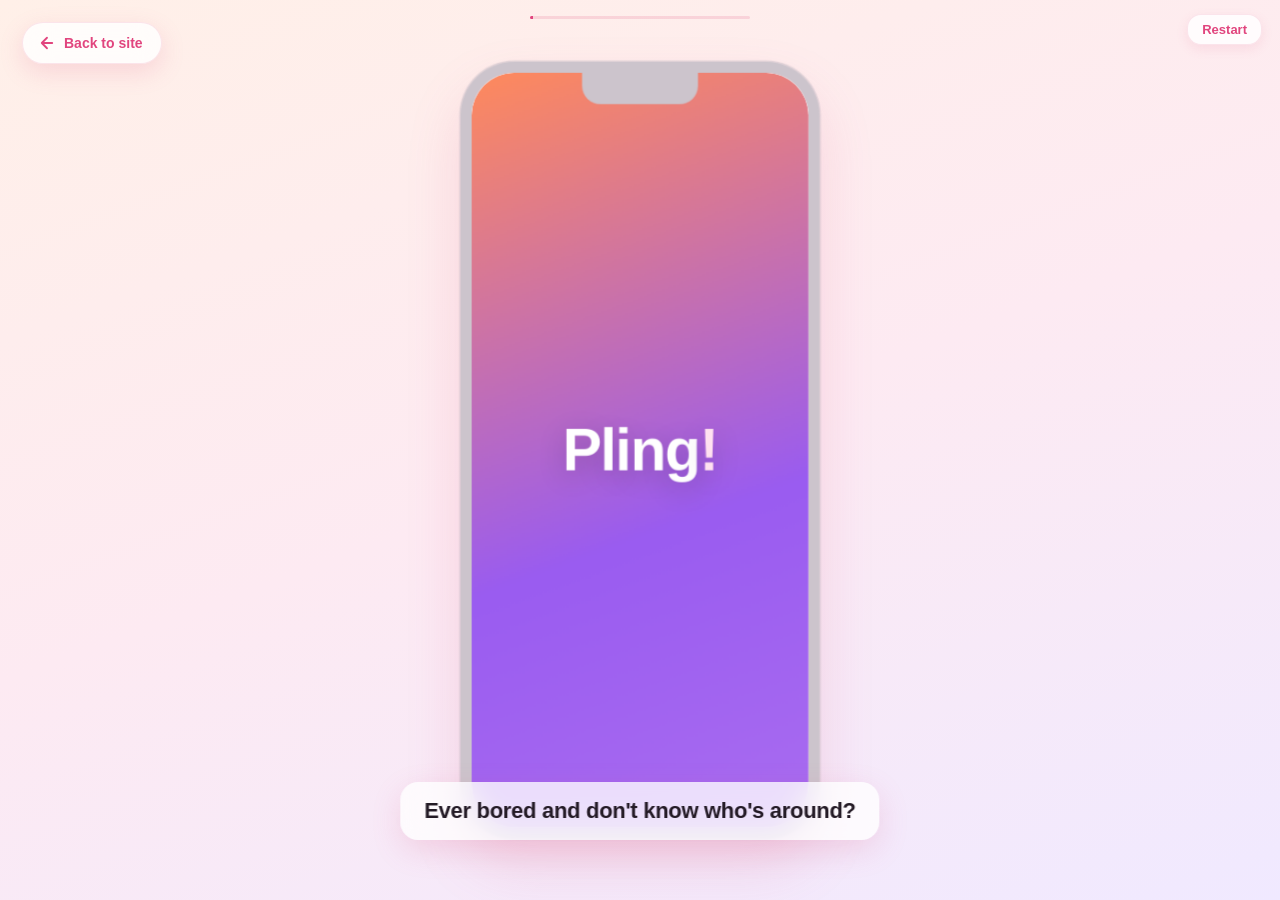
<file: pling_files/demo.html>
<!DOCTYPE html>
<!-- saved from url=(0042)demo.html?from=landing -->
<html lang="en"><head><meta http-equiv="Content-Type" content="text/html; charset=UTF-8">
    
    <meta name="viewport" content="width=device-width, initial-scale=1.0">
    <title>Pling — Demo</title>
    <link rel="stylesheet" href="./styles.css">
    <style>
        /* ============================================================
           DEMO-ONLY styles. All demo classes namespaced .demo-*.
           The real prototype is embedded VERBATIM via <iframe src=index.html>
           so home/profile/friends look EXACTLY like the prototype.
           ============================================================ */

        html, body {
            background: linear-gradient(160deg, #fff0e8 0%, #fdeaf2 50%, #f0e9ff 100%);
            min-height: 100vh;
        }
        /* embedded in the landing iframe → go transparent so the page's fixed
           gradient shows through the stage around the phone (seamless, no seam
           from a second gradient anchored to the iframe box) */
        html.demo-embedded, html.demo-embedded body {
            background: transparent !important;
        }
        body {
            padding: 0;
            overflow: hidden;
        }

        .demo-stage {
            position: relative;
            width: 100vw;
            height: 100vh;
            display: flex;
            align-items: center;
            justify-content: center;
            overflow: hidden;
        }

        /* phones absolute-positioned: single centered phone by default,
           clean sweep to left when 2nd phone enters from the right */
        .demo-phones {
            position: absolute;
            inset: 0;
        }
        .demo-phone-wrap {
            position: absolute;
            top: 50%;
            left: 50%;
            transition: transform 0.75s cubic-bezier(0.32, 0.72, 0, 1),
                        opacity 0.55s ease;
            will-change: transform, opacity;
        }
        /* default state: Alex centered, Emily off-screen right */
        #alexWrap  { transform: translate(-50%, -50%) scale(0.92); }
        #emilyWrap { transform: translate(-50%, -50%) translateX(380px) scale(0.92); opacity: 0; pointer-events: none; }
        /* split: Alex slides left + slight shrink, Emily slides in + shows */
        .demo-phones.split #alexWrap  { transform: translate(-50%, -50%) translateX(-220px) scale(0.78); }
        .demo-phones.split #emilyWrap { transform: translate(-50%, -50%) translateX(220px) scale(0.78); opacity: 1; pointer-events: auto; }
        /* merge: both phones glide back to dead-center and overlap perfectly → one
           phone (identical size + position, so their shadows coincide). Alex rides
           on top so his "Emily said yes" linking-up card is the one that shows. */
        .demo-phones.merged #alexWrap,
        .demo-phones.merged #emilyWrap {
            transform: translate(-50%, -50%) scale(0.92);
            opacity: 1;
            pointer-events: none;
        }
        .demo-phones.merged #alexWrap { z-index: 5; }

        /* iframe = the embedded real prototype screen */
        .demo-frame {
            position: absolute;
            inset: 0;
            width: 100%;
            height: 100%;
            border: 0;
            background: var(--app-bg);
            pointer-events: none;
            border-radius: 46px;
        }

        /* overlay screens cover the iframe when active */
        .demo-screen {
            position: absolute;
            inset: 0;
            border-radius: 46px;
            overflow: hidden;
            opacity: 0;
            pointer-events: none;
            transition: opacity 0.32s ease;
            z-index: 2;
        }
        .demo-screen.active {
            opacity: 1;
            pointer-events: auto;
        }

        /* stage-level overlay (end card spans the whole stage) */
        .demo-stage-overlay {
            position: absolute;
            inset: 0;
            z-index: 500;
            opacity: 0;
            pointer-events: none;
            transition: opacity 0.45s ease;
        }
        .demo-stage-overlay.active {
            opacity: 1;
            pointer-events: auto;
        }

        /* ----- Cold open + End card ----- */
        .demo-card-screen {
            background: linear-gradient(160deg, #ff8a5c 0%, #9a5cf0 60%, #a96cf0 100%);
            color: #fff;
            display: flex;
            align-items: center;
            justify-content: center;
            flex-direction: column;
            text-align: center;
            padding: 0 36px;
        }
        .demo-card-screen .demo-logo {
            font-size: 64px;
            font-weight: 800;
            letter-spacing: -1.5px;
            color: #fff;
            text-shadow: 0 8px 30px rgba(0,0,0,0.18);
        }
        .demo-card-screen .demo-logo .bang { color: #ffe1f0; }
        .demo-card-screen.small-logo .demo-logo { font-size: 44px; }
        .demo-card-screen .demo-tag {
            margin-top: 14px;
            font-size: 17px;
            font-weight: 500;
            opacity: 0.92;
            letter-spacing: -0.1px;
        }
        .demo-card-screen .demo-link {
            margin-top: 12px;
            font-size: 13px;
            opacity: 0.78;
            font-weight: 500;
        }

        /* ----- Linked-up payoff (uses prototype tokens) ----- */
        .demo-linkup-screen {
            background: var(--app-bg);
            display: flex;
            align-items: center;
            justify-content: center;
            padding: 0 28px;
        }
        .demo-linkup-card {
            width: 100%;
            background: #fff;
            border-radius: 28px;
            padding: 30px 26px;
            box-shadow: 0 20px 50px rgba(224, 90, 132,0.18);
            text-align: center;
        }
        .demo-linkup-check {
            width: 70px; height: 70px;
            border-radius: 50%;
            background: linear-gradient(140deg, #20C997, #1aa67f);
            margin: 0 auto 16px;
            display: flex; align-items: center; justify-content: center;
            color: #fff;
            box-shadow: 0 14px 28px rgba(32, 201, 151,0.4);
            animation: linkupPop 0.5s cubic-bezier(0.34,1.6,0.64,1);
        }
        @keyframes linkupPop { from{transform:scale(0);} to{transform:scale(1);} }
        .demo-linkup-title { font-size: 22px; font-weight: 800; color: var(--text-dark); letter-spacing: -0.4px; }
        .demo-linkup-sub { font-size: 14px; color: var(--text-gray); margin-top: 6px; font-weight: 500; }
        .demo-linkup-faces { display: flex; justify-content: center; margin-top: 18px; }
        .demo-linkup-faces .avatar {
            width: 50px; height: 50px; font-size: 16px;
            border: 3px solid #fff; margin-left: -10px;
        }
        .demo-linkup-faces .avatar:first-child { margin-left: 0; }
        .demo-linkup-where {
            margin-top: 18px; font-size: 14px; font-weight: 600;
            color: var(--accent);
            background: rgba(224, 90, 132,0.08);
            padding: 10px 14px; border-radius: 12px;
            display: inline-block;
        }

        /* ----- Emily lock screen (no prototype equivalent — custom) ----- */
        .demo-lockbg {
            position: absolute; inset: 0;
            background: linear-gradient(160deg, #ffb59c 0%, #f3b6d0 100%);
            display: flex; flex-direction: column; align-items: center;
            border-radius: 46px;
            overflow: hidden;
        }
        .demo-locktime {
            color: #fff;
            font-weight: 200;
            font-size: 76px;
            letter-spacing: -2px;
            margin-top: 80px;
            text-shadow: 0 4px 18px rgba(0,0,0,0.15);
        }
        .demo-lockdate {
            color: rgba(255,255,255,0.85);
            font-size: 17px; font-weight: 600;
            letter-spacing: 0.3px;
            margin-top: 2px;
        }
        .demo-lock-statusbar {
            position: absolute; top: 0; left: 0; right: 0;
            display: flex; justify-content: space-between;
            align-items: center;
            padding: 16px 30px 4px;
            font-size: 14px; font-weight: 600;
            color: #fff;
        }
        .demo-lock-statusbar .demo-icons { display: flex; gap: 6px; align-items: center; }
        .demo-notch-fake {
            position: absolute; top: 0; left: 50%;
            transform: translateX(-50%);
            width: 126px; height: 34px;
            background: #ccc4cc;
            border-radius: 0 0 20px 20px;
            z-index: 20;
        }
        .demo-notif-banner {
            position: absolute;
            top: 64px;
            left: 14px;
            right: 14px;
            background: rgba(255,255,255,0.85);
            backdrop-filter: blur(28px);
            -webkit-backdrop-filter: blur(28px);
            border-radius: 22px;
            padding: 14px;
            display: flex; align-items: center; gap: 12px;
            box-shadow: 0 14px 36px rgba(0,0,0,0.18);
            transform: translateY(-180%);
            opacity: 0;
            transition: transform 0.55s cubic-bezier(0.32,0.72,0,1), opacity 0.4s ease;
            z-index: 21;
        }
        .demo-notif-banner.show { transform: translateY(0); opacity: 1; }
        .demo-notif-icon {
            width: 42px; height: 42px;
            border-radius: 11px;
            background: linear-gradient(140deg, var(--grad-start), var(--grad-end));
            color: #fff;
            display: flex; align-items: center; justify-content: center;
            font-weight: 800; font-size: 18px;
            flex-shrink: 0;
            letter-spacing: -0.5px;
        }
        .demo-notif-body { flex: 1; min-width: 0; }
        .demo-notif-app {
            font-size: 11.5px; font-weight: 700;
            color: var(--text-gray); letter-spacing: 0.4px;
            text-transform: uppercase;
        }
        .demo-notif-title { font-size: 14.5px; font-weight: 700; color: var(--text-dark); margin-top: 1px; }
        .demo-notif-sub { font-size: 13px; color: var(--text-dark); opacity: 0.78; margin-top: 2px; line-height: 1.3; }
        .demo-join-btn {
            background: var(--accent);
            color: #fff;
            border: none;
            border-radius: 13px;
            padding: 9px 16px;
            font-size: 13px; font-weight: 700;
            box-shadow: 0 6px 16px rgba(224, 90, 132,0.4);
            flex-shrink: 0;
            font-family: inherit;
            transition: transform 0.15s, background 0.3s, box-shadow 0.3s;
        }
        .demo-join-btn.joined {
            background: var(--free);
            box-shadow: 0 6px 16px rgba(32, 201, 151,0.4);
        }

        /* ----- tap dot ----- */
        .demo-dot {
            position: absolute;
            left: 0; top: 0;
            width: 32px; height: 32px;
            border-radius: 50%;
            background: rgba(255,255,255,0.92);
            border: 1.5px solid rgba(224, 90, 132,0.55);
            box-shadow: 0 6px 20px rgba(224, 90, 132,0.35), 0 0 0 6px rgba(224, 90, 132,0.12);
            transform: translate(-50%, -50%);
            pointer-events: none;
            opacity: 0;
            z-index: 9999;
            transition: opacity 0.25s ease;
        }
        .demo-dot.visible { opacity: 1; }
        .demo-dot::after {
            content: '';
            position: absolute;
            inset: -4px;
            border-radius: 50%;
            border: 2px solid rgba(224, 90, 132,0.7);
            opacity: 0;
        }
        .demo-dot.ripple::after { animation: demoRipple 0.6s ease-out; }
        @keyframes demoRipple {
            0%   { transform: scale(0.8); opacity: 0.9; }
            100% { transform: scale(2.8); opacity: 0; }
        }
        .demo-dot.press {
            transform: translate(-50%, -50%) scale(0.78);
            transition: transform 0.12s ease;
        }

        /* ----- captions ----- */
        .demo-caption-layer {
            position: absolute;
            bottom: 60px; left: 50%;
            transform: translateX(-50%);
            z-index: 100;
            text-align: center;
            max-width: min(640px, 88vw);
        }
        .demo-caption {
            display: inline-block;
            font-size: 22px; font-weight: 700;
            color: #241b26;
            letter-spacing: -0.3px;
            line-height: 1.35;
            background: rgba(255,255,255,0.78);
            backdrop-filter: blur(14px);
            -webkit-backdrop-filter: blur(14px);
            padding: 14px 24px;
            border-radius: 18px;
            box-shadow: 0 10px 30px rgba(224, 90, 132,0.18);
            opacity: 0;
            transform: translateY(8px);
            transition: opacity 0.35s ease, transform 0.35s cubic-bezier(0.32,0.72,0,1);
        }
        .demo-caption.show { opacity: 1; transform: translateY(0); }

        /* ----- progress + restart ----- */
        .demo-progress {
            position: absolute;
            top: 16px; left: 0; right: 0;
            margin: 0 auto;
            width: 220px; height: 3px;
            background: rgba(224, 90, 132,0.18);
            border-radius: 2px; overflow: hidden;
            z-index: 200;
        }
        .demo-progress-bar { height: 100%; background: var(--accent); width: 0%; transition: width 0.15s linear; }
        .demo-controls {
            position: absolute; top: 14px; right: 18px;
            z-index: 200; display: flex; gap: 8px; align-items: center;
        }
        .demo-controls button {
            background: rgba(255,255,255,0.85);
            border: 1px solid rgba(224, 90, 132,0.15);
            color: var(--accent);
            border-radius: 14px;
            padding: 7px 14px;
            font-size: 13px; font-weight: 700;
            font-family: inherit; cursor: pointer;
            box-shadow: 0 4px 12px rgba(224, 90, 132,0.12);
        }
        .demo-controls button:active { transform: scale(0.96); }
        /* when embedded in the landing page, hide debug chrome (Restart + progress) */
        .demo-embedded .demo-controls,
        .demo-embedded .demo-progress { display: none !important; }
        /* back-to-site button — top-left, hidden when embedded in the landing iframe */
        .demo-back {
            position: fixed; top: 22px; left: 22px; z-index: 300;
            display: inline-flex; align-items: center; gap: 8px;
            padding: 11px 18px 11px 15px;
            background: rgba(255,255,255,0.82);
            -webkit-backdrop-filter: blur(14px); backdrop-filter: blur(14px);
            border: 1px solid rgba(224, 90, 132,0.15); border-radius: 999px;
            color: #e1457e; font-weight: 700; font-size: 14px;
            font-family: 'SF Pro Display', -apple-system, BlinkMacSystemFont, 'Segoe UI', sans-serif;
            text-decoration: none;
            box-shadow: 0 8px 24px rgba(224, 90, 132,0.18);
            transition: transform 0.18s ease, box-shadow 0.2s ease;
        }
        .demo-back:hover { transform: translateY(-1px); box-shadow: 0 12px 28px rgba(224, 90, 132,0.24); }
        .demo-back:active { transform: translateY(0) scale(0.97); }
        .demo-embedded .demo-back { display: none; }
    </style>
</head>
<body>
<div class="demo-stage" id="stage">

    <script>
      /* hide debug chrome when this demo is embedded in an iframe (the landing page) */
      if (window.self !== window.top) { document.documentElement.classList.add('demo-embedded'); }
    </script>

    <!-- back to marketing site — only when viewed directly (hidden when embedded) -->
    <a class="demo-back" href="../index.html" aria-label="Back to site">
      <svg width="18" height="18" viewBox="0 0 24 24" fill="none" stroke="currentColor" stroke-width="2.4" stroke-linecap="round" stroke-linejoin="round" aria-hidden="true"><path d="M19 12H5M12 19l-7-7 7-7"></path></svg>
      <span>Back to site</span>
    </a>

    <div class="demo-progress"><div class="demo-progress-bar" id="progressBar"></div></div>
    <div class="demo-controls">
        <button id="restartBtn" type="button">Restart</button>
    </div>

    <div class="demo-phones" id="phones">

        <!-- ALEX'S PHONE — real prototype via iframe + overlays -->
        <div class="demo-phone-wrap" id="alexWrap">
            <div class="phone">
                <div class="notch"></div>
                <div class="screen" id="alexScreen">

                    <!-- prototype embedded VERBATIM -->
                    <iframe class="demo-frame" id="alexFrame" src="./app(1).html" title="Alex"></iframe>

                    <!-- OVERLAY: cold open -->
                    <div class="demo-screen demo-card-screen" id="scrCold">
                        <div class="demo-logo">Pling<span class="bang">!</span></div>
                    </div>

                    <!-- OVERLAY: linked-up payoff (Alex side) -->
                    <div class="demo-screen demo-linkup-screen" id="scrLinkup">
                        <div class="demo-linkup-card">
                            <div class="demo-linkup-check">
                                <svg width="34" height="34" viewBox="0 0 24 24" fill="none" stroke="#fff" stroke-width="3" stroke-linecap="round" stroke-linejoin="round"><path d="M5 12.5l5 5L20 7"></path></svg>
                            </div>
                            <div class="demo-linkup-title">You're linking up</div>
                            <div class="demo-linkup-sub">Emily said yes — heading out now</div>
                            <div class="demo-linkup-faces">
                                <div class="avatar">A</div>
                                <div class="avatar" style="background: linear-gradient(140deg,#f5a3b9,#d77295)">EC</div>
                            </div>
                            <div class="demo-linkup-where">☕  Thompson Library  ·  3:30 PM</div>
                        </div>
                    </div>

                </div>
            </div>
        </div>

        <!-- EMILY'S PHONE — custom lock screen (no real prototype) -->
        <div class="demo-phone-wrap" id="emilyWrap">
            <div class="phone">
                <div class="notch"></div>
                <div class="screen" id="emilyScreen">
                    <div class="demo-lockbg" id="scrLock">
                        <div class="demo-lock-statusbar">
                            <span>15:28</span>
                            <div class="demo-icons">
                                <svg width="17" height="11" viewBox="0 0 17 11" fill="none"><rect x="0" y="6" width="3" height="5" rx="1" fill="#fff"></rect><rect x="4.5" y="4" width="3" height="7" rx="1" fill="#fff"></rect><rect x="9" y="2" width="3" height="9" rx="1" fill="#fff"></rect><rect x="13.5" y="0" width="3" height="11" rx="1" fill="#fff"></rect></svg>
                                <svg width="25" height="12" viewBox="0 0 25 12" fill="none"><rect x="0.5" y="0.5" width="21" height="11" rx="3" stroke="#fff" opacity="0.6"></rect><rect x="2" y="2" width="17" height="8" rx="1.5" fill="#fff"></rect></svg>
                            </div>
                        </div>
                        <div class="demo-locktime">15:28</div>
                        <div class="demo-lockdate">Tuesday, October 14</div>

                        <div class="demo-notif-banner" id="notifBanner">
                            <div class="demo-notif-icon">P<span style="color:#ffe1f0">!</span></div>
                            <div class="demo-notif-body">
                                <div class="demo-notif-app">Pling · now</div>
                                <div class="demo-notif-title">Alex plinged you</div>
                                <div class="demo-notif-sub">Free for 45 min · Thompson Library</div>
                            </div>
                            <button class="demo-join-btn" id="emilyJoinBtn" type="button">Join</button>
                        </div>
                    </div>

                    <!-- OVERLAY: linked-up payoff (Emily side) -->
                    <div class="demo-screen demo-linkup-screen" id="emilyScrLinkup">
                        <div class="demo-linkup-card">
                            <div class="demo-linkup-check">
                                <svg width="34" height="34" viewBox="0 0 24 24" fill="none" stroke="#fff" stroke-width="3" stroke-linecap="round" stroke-linejoin="round"><path d="M5 12.5l5 5L20 7"></path></svg>
                            </div>
                            <div class="demo-linkup-title">You're linking up</div>
                            <div class="demo-linkup-sub">Heading to meet Alex</div>
                            <div class="demo-linkup-faces">
                                <div class="avatar" style="background: linear-gradient(140deg,#f5a3b9,#d77295)">EC</div>
                                <div class="avatar">A</div>
                            </div>
                            <div class="demo-linkup-where">☕  Thompson Library  ·  3:30 PM</div>
                        </div>
                    </div>
                </div>
            </div>
        </div>

    </div>

    <!-- STAGE-LEVEL end card overlay: covers both phones at the very end -->
    <div class="demo-stage-overlay demo-card-screen small-logo" id="scrEnd">
        <div class="demo-logo">Pling<span class="bang">!</span></div>
        <div class="demo-tag">See who's free, right now.</div>
        <div class="demo-link">join the beta · pling.app</div>
    </div>

    <div class="demo-dot" id="dot"></div>

    <div class="demo-caption-layer">
        <span class="demo-caption" id="caption"></span>
    </div>
</div>

<script>
/* ============================================================
   Pling — Self-Playing Demo
   Alex's phone is the REAL prototype via iframe.
   Sequencer drives prototype DOM directly — exact fidelity.
   ============================================================ */

// pace knobs
const HOLD_SHORT     = 600;
const HOLD_KEY       = 1500;
const HOLD_LONG      = 2200;
const MOVE_DUR       = 550;
const MOVE_SHORT     = 350;
const TRANSITION_DUR = 320;
const ZOOM_DUR       = 380;
const SLIDE_DUR      = 1250;
const CAPTION_FADE   = 360;
const EASE           = 'cubic-bezier(0.32, 0.72, 0, 1)';

const $ = (sel, root = document) => root.querySelector(sel);
const sleep = (ms) => new Promise(r => setTimeout(r, ms));

const stage    = $('#stage');
const dot      = $('#dot');
const caption  = $('#caption');
const phones   = $('#phones');
const frame    = $('#alexFrame');
const emilyScr = $('#emilyScreen');

// shorthand to iframe doc/win
const fd = () => frame.contentDocument;
const fw = () => frame.contentWindow;

// ----- iframe ready -----
function frameReady() {
    return new Promise((resolve) => {
        const check = () => {
            try {
                if (fd() && fd().readyState === 'complete' && fw().settle) {
                    return true;
                }
            } catch (e) {}
            return false;
        };
        if (check()) return resolve();
        const onload = () => {
            const wait = setInterval(() => {
                if (check()) { clearInterval(wait); resolve(); }
            }, 50);
        };
        frame.addEventListener('load', onload, { once: true });
        // failsafe in case load already fired
        setTimeout(onload, 100);
    });
}

// strip outer phone chrome inside the iframe so the prototype's .screen fills the iframe
function injectFrameStyles() {
    const d = fd();
    if (!d) return;
    const style = d.createElement('style');
    style.id = 'demoInjected';
    style.textContent = `
        html, body {
            height: 100% !important;
            min-height: 0 !important;
            padding: 0 !important;
            margin: 0 !important;
            background: transparent !important;
            display: block !important;
            overflow: hidden !important;
        }
        .phone {
            width: 100% !important; height: 100% !important;
            padding: 0 !important;
            background: transparent !important;
            border-radius: 0 !important;
            box-shadow: none !important;
            position: relative !important;
        }
        .notch { display: none !important; }
        .screen {
            border-radius: 0 !important;
            height: 100% !important;
            width: 100% !important;
            position: absolute !important;
            inset: 0 !important;
            overflow: hidden !important;
        }

    `;
    d.head.appendChild(style);
}

// (recs are native to the prototype now — no injection needed)

// ----- tap dot -----
function showDot() { dot.classList.add('visible'); }
function hideDot() { dot.classList.remove('visible'); }

function placeDot(x, y, dur) {
    dot.style.transition = `left ${dur}ms ${EASE}, top ${dur}ms ${EASE}, opacity 0.25s ease, transform 0.12s ease`;
    dot.style.left = x + 'px';
    dot.style.top  = y + 'px';
}

function targetCenterInStage(sel, inFrame) {
    const root = inFrame === 'emily' ? emilyScr : (inFrame ? fd() : document);
    const target = root.querySelector(sel);
    if (!target) return null;
    const r = target.getBoundingClientRect();
    const stageR = stage.getBoundingClientRect();
    if (inFrame === true) {
        // iframe element rect is in stage-viewport coords (already scaled by parent's CSS transform).
        // Inner element rect is in iframe-doc-viewport coords (UNSCALED).
        // Multiply inner coords by the iframe display scale before adding.
        const fr = frame.getBoundingClientRect();
        const sx = fr.width  / frame.contentWindow.innerWidth;
        const sy = fr.height / frame.contentWindow.innerHeight;
        return {
            x: fr.left + (r.left + r.width  / 2) * sx - stageR.left,
            y: fr.top  + (r.top  + r.height / 2) * sy - stageR.top,
            el: target,
        };
    }
    return { x: r.left + r.width/2 - stageR.left, y: r.top + r.height/2 - stageR.top, el: target };
}

async function moveDotTo(sel, dur = MOVE_DUR, inFrame = true) {
    const c = targetCenterInStage(sel, inFrame);
    if (!c) return;
    placeDot(c.x, c.y, dur);
    showDot();
    await sleep(dur);
}

async function tap() {
    dot.classList.add('press');
    await sleep(120);
    dot.classList.remove('press');
    dot.classList.remove('ripple');
    void dot.offsetWidth;
    dot.classList.add('ripple');
    await sleep(260);
}

// ----- captions -----
async function setCaption(text) {
    if (caption.textContent === text) return;
    if (text === '') {
        caption.classList.remove('show');
        await sleep(CAPTION_FADE);
        caption.textContent = '';
        return;
    }
    if (caption.classList.contains('show')) {
        caption.classList.remove('show');
        await sleep(CAPTION_FADE);
    }
    caption.textContent = text;
    await sleep(20);
    caption.classList.add('show');
    await sleep(CAPTION_FADE);
}

// ----- overlay screens -----
async function showOverlay(id, scopeSel = '#alexScreen') {
    hideDot();
    $(scopeSel).querySelectorAll('.demo-screen').forEach(s => s.classList.remove('active'));
    await sleep(40);
    if (id) $('#' + id).classList.add('active');
    await sleep(TRANSITION_DUR);
}

async function hideOverlays(scopeSel = '#alexScreen') {
    $(scopeSel).querySelectorAll('.demo-screen').forEach(s => s.classList.remove('active'));
    await sleep(TRANSITION_DUR);
}

async function showEmilyOverlay(id) {
    $('#emilyScreen').querySelectorAll('.demo-screen').forEach(s => s.classList.remove('active'));
    await sleep(40);
    if (id) $('#' + id).classList.add('active');
    await sleep(TRANSITION_DUR);
}

async function showStageEnd() {
    $('#scrEnd').classList.add('active');
    await sleep(450);
}
async function hideStageEnd() {
    $('#scrEnd').classList.remove('active');
}

// ----- zoom inside iframe -----
async function zoomFrameEl(sel, scale, dur = ZOOM_DUR, origin = 'center center') {
    const el = fd().querySelector(sel);
    if (!el) return;
    el.style.transition = `transform ${dur}ms ${EASE}`;
    el.style.transformOrigin = origin;
    // .sheet's open state is set in CSS via `transform: translateY(0)`. A bare
    // inline `scale(X)` OVERRIDES that, which silently snaps the sheet closed.
    // Prepend translateY(0) when the target is a sheet to preserve its open pose.
    const prefix = el.classList.contains('sheet') ? 'translateY(0) ' : '';
    el.style.transform = `${prefix}scale(${scale})`;
    await sleep(dur);
}

// ----- slide-to-free: drive the prototype directly -----
async function runSlide(dur = SLIDE_DUR) {
    const d = fd();
    const hero = d.getElementById('hero');
    const knob = d.getElementById('knob');
    const fill = d.getElementById('fill');
    const track = d.getElementById('track');
    const hintRight = d.getElementById('hintRight');
    if (!hero || !knob || !fill || !track) return;

    const trackW = track.clientWidth;
    const knobW  = 56;
    const PAD    = 5;
    const maxX   = trackW - knobW - PAD * 2;

    knob.style.transition = `left ${dur}ms ${EASE}`;
    fill.style.transition = `width ${dur}ms ${EASE}`;
    if (hintRight) {
        hintRight.style.transition = `opacity ${Math.floor(dur*0.5)}ms ease`;
        hintRight.style.opacity = '0.15';
    }

    dot.classList.add('press');
    await sleep(140);

    // dot path: knob start → knob end in stage coords, with iframe-display scaling
    const fr = frame.getBoundingClientRect();
    const stageR = stage.getBoundingClientRect();
    const knobR = knob.getBoundingClientRect();
    const sx = fr.width / frame.contentWindow.innerWidth;
    const startX = fr.left + (knobR.left + knobR.width / 2) * sx - stageR.left;
    const endX = startX + maxX * sx;

    dot.style.transition = `left ${dur}ms ${EASE}, top ${dur}ms ${EASE}`;
    dot.style.left = endX + 'px';

    knob.style.left = (PAD + maxX) + 'px';
    fill.style.width = (knobW + maxX) + 'px';

    // flip prototype state ~82% through the slide so colors snap into place
    setTimeout(() => {
        try { fw().settle(true); } catch (e) {}
    }, dur * 0.82);

    await sleep(dur);
    dot.classList.remove('press');
}

// ----- counter pulse -----
async function pulseCounter() {
    const card = fd().querySelector('.counter-card');
    if (!card) return;
    const faces = card.querySelectorAll('.counter-faces .avatar');
    faces.forEach((f, i) => {
        f.style.transition = `transform 0.32s ${EASE}`;
        setTimeout(() => { f.style.transform = 'scale(1.18)'; }, i * 80);
        setTimeout(() => { f.style.transform = 'scale(1)'; }, i * 80 + 350);
    });
    await sleep(900);
}

// ----- open Emily profile via prototype -----
async function openEmilyProfile() {
    try {
        fw().openProfile('Emily Carter');
    } catch (e) {}
    await sleep(TRANSITION_DUR + 60);
}

async function closeEmilyProfile() {
    try { fw().closeProfile(); } catch (e) {}
    await sleep(TRANSITION_DUR);
}

// ----- Pling Emily -----
async function plingedConfirm() {
    const btn = fd().getElementById('pfPling');
    if (!btn) return;
    btn.style.transition = 'transform 0.18s, background 0.34s ease, box-shadow 0.34s ease';
    btn.style.transform = 'scale(0.94)';
    await sleep(150);
    btn.style.transform = 'scale(1)';
    btn.style.background = '#20C997';
    btn.style.boxShadow = '0 14px 30px rgba(32, 201, 151,0.5)';
    btn.textContent = '✓  Plinged!';
    await sleep(80);
}

// ----- inline recommendation chips -----
// The prototype (profile.js) renders the native recs row inside the profile
// sheet on openProfile. We drive THAT — no injected row (which caused a 2nd row).
async function showRecs() {
    // native recs are already rendered by openProfile; nothing to inject.
    await sleep(200);
}

// Custom click → prototype swaps the chip row to the text input in place.
async function swapRecsToInput() {
    try { fw().openRecCustom(); } catch (e) {}
    await sleep(320);
}

// type into the prototype's native custom input (#pfCustomInput). Full-row input.
async function typeIntoInput(text, totalMs = 1500) {
    const input = fd().getElementById('pfCustomInput');
    if (!input) return;
    input.removeAttribute('readonly');
    try { input.focus({ preventScroll: true }); } catch (e) {}
    input.value = '';
    const perChar = Math.max(40, Math.floor(totalMs / text.length));
    for (let i = 0; i < text.length; i++) {
        input.value = text.slice(0, i + 1);
        await sleep(perChar);
    }
}

function hideRecs() { /* prototype resets recs on closeProfile — no-op */ }

// ----- Emily phone helpers -----
async function showNotifBanner() {
    $('#notifBanner').classList.add('show');
    await sleep(560);
}
async function joinPressed() {
    const btn = $('#emilyJoinBtn');
    dot.classList.add('press');
    await sleep(140);
    dot.classList.remove('press');
    btn.classList.add('joined');
    btn.textContent = '✓ Joined';
    await sleep(120);
}

// ----- two-phone layout -----
async function splitPhones()  { phones.classList.add('split');  await sleep(770); }
async function mergePhones()  { phones.classList.remove('split'); await sleep(770); }
// both phones glide to center and overlap into one (after both show "linking up")
async function mergeIntoOne() { phones.classList.remove('split'); phones.classList.add('merged'); await sleep(820); }

// ----- reset for looping -----
function resetState() {
    const d = fd();
    if (d) {
        const hero = d.getElementById('hero');
        const sheet = d.getElementById('profileSheet');
        const knob = d.getElementById('knob');
        const fill = d.getElementById('fill');
        const hintRight = d.getElementById('hintRight');
        const status = d.getElementById('heroStatus');
        try { fw().settle(false); } catch (e) {}
        if (hero) { hero.style.transform = ''; hero.style.transition = ''; }
        if (sheet) { sheet.style.transform = ''; sheet.style.transition = ''; sheet.style.transformOrigin = ''; }
        if (knob) { knob.style.transition = 'none'; knob.style.left = '5px'; }
        if (fill) { fill.style.transition = 'none'; fill.style.width = '58px'; }
        if (hintRight) { hintRight.style.transition = ''; hintRight.style.opacity = ''; }
        if (status) status.textContent = 'Busy';

        try { fw().closeProfile(); } catch (e) {}

        // reset recs visibility
        hideRecs();

        const btn = d.getElementById('pfPling');
        if (btn) {
            btn.style.background = '';
            btn.style.boxShadow = '';
            btn.style.transform = '';
            btn.style.transition = '';
        }

        d.querySelectorAll('.counter-faces .avatar').forEach(f => {
            f.style.transform = '';
            f.style.transition = '';
        });

        try { fw().scrollTo(0, 0); } catch (e) {}
        const content = d.querySelector('.content');
        if (content) content.scrollTop = 0;
        const screen = d.querySelector('.screen');
        if (screen) screen.scrollTop = 0;
    }

    // emily phone
    $('#notifBanner').classList.remove('show');
    const jb = $('#emilyJoinBtn');
    jb.classList.remove('joined');
    jb.textContent = 'Join';

    // emily overlays
    $('#emilyScreen').querySelectorAll('.demo-screen').forEach(s => s.classList.remove('active'));

    // stage end card
    $('#scrEnd').classList.remove('active');

    // dot
    hideDot();
    dot.classList.remove('press', 'ripple');

    // caption
    caption.classList.remove('show');
    caption.textContent = '';

    // phones back to single-centered
    phones.classList.remove('split');
    phones.classList.remove('merged');

    // alex overlays
    $('#alexScreen').querySelectorAll('.demo-screen').forEach(s => s.classList.remove('active'));
    $('#scrCold').classList.add('active');
}

// ============================================================
// SEQUENCER
// ============================================================
const SEQUENCE = [
    // SCENE 0 — Cold open
    { fn: async () => { await setCaption("Ever bored and don't know who's around?"); } },
    { wait: 2300 },
    { fn: async () => { await setCaption(''); } },

    // SCENE 1 — Home busy
    { fn: async () => { await hideOverlays(); } },
    { fn: async () => { await setCaption("You're now available."); } },
    { fn: async () => { await moveDotTo('#hero', MOVE_DUR, true); } },
    { wait: 1100 },

    // SCENE 2 — Slide to free
    { fn: async () => { await moveDotTo('#knob', MOVE_SHORT, true); } },
    { fn: async () => { await setCaption("Slide to let your friends know."); } },
    { fn: async () => { await zoomFrameEl('#hero', 1.06, ZOOM_DUR); } },
    { fn: async () => { await runSlide(SLIDE_DUR); } },
    { wait: 400 },
    { fn: async () => { await zoomFrameEl('#hero', 1.0, ZOOM_DUR); } },
    { wait: 700 },

    // SCENE 3 — See who's free
    { fn: async () => { await moveDotTo('.counter-card', MOVE_DUR, true); } },
    { fn: async () => { await pulseCounter(); } },
    { fn: async () => { await setCaption("And see who else is."); } },
    { wait: 2200 },

    // SCENE 4 — Open Emily
    { fn: async () => { await moveDotTo('.friend[onclick*="Emily Carter"]', MOVE_DUR, true); } },
    { fn: async () => { await tap(); } },
    { fn: async () => { await setCaption("Pick someone."); } },
    { fn: async () => { hideDot(); await openEmilyProfile(); } },
    { wait: HOLD_KEY },

    // SCENE 5 — Pick a vibe → Custom → Type → Pling
    { fn: async () => { await zoomFrameEl('#profileSheet', 1.05, ZOOM_DUR, 'center bottom'); } },
    { fn: async () => { await showRecs(); } },
    { fn: async () => { await setCaption("Pick a vibe."); } },
    { wait: 700 },
    { fn: async () => { await moveDotTo('.pf-rec-chip.custom', MOVE_DUR, true); } },
    { fn: async () => { await tap(); } },
    { fn: async () => { await swapRecsToInput(); } },
    { wait: 250 },
    { fn: async () => { await typeIntoInput("Study at Thompson Library", 1500); } },
    { wait: 500 },
    { fn: async () => { await moveDotTo('#pfPling', MOVE_DUR, true); } },
    { fn: async () => { await setCaption("Send the Pling."); } },
    { fn: async () => { await tap(); await plingedConfirm(); } },
    { wait: 500 },
    { fn: async () => { await zoomFrameEl('#profileSheet', 1.0, ZOOM_DUR, 'center bottom'); } },

    // SCENE 6 — Sweep: Alex slides left, Emily phone enters from right
    { fn: async () => { hideDot(); await splitPhones(); } },
    { fn: async () => { await setCaption("They get it instantly — no group chat."); } },
    { wait: 500 },
    { fn: async () => { await showNotifBanner(); } },
    { wait: 1100 },
    { fn: async () => { await moveDotTo('#emilyJoinBtn', MOVE_DUR, 'emily'); } },
    { fn: async () => { await tap(); await joinPressed(); } },
    { wait: 1200 },

    // SCENE 7 — Both phones STAY split, "You're linking up" lands on both
    { fn: async () => { hideDot(); } },
    { fn: async () => { await Promise.all([showOverlay('scrLinkup'), showEmilyOverlay('emilyScrLinkup')]); } },
    { fn: async () => { await setCaption("You're hanging out in 30 seconds."); } },
    { wait: 2600 },

    // SCENE 8 — the two phones merge into one, then fade to the Pling end card
    { fn: async () => { await setCaption(''); } },
    { fn: async () => { await mergeIntoOne(); } },
    { wait: 600 },
    { fn: async () => { await showStageEnd(); } },
    { wait: 1700 },
];

// ============================================================
// PLAY LOOP
// ============================================================
let cancelled = false;
let progressTimer = null;

function startProgressBar(totalMs) {
    const bar = $('#progressBar');
    bar.style.transition = 'none';
    bar.style.width = '0%';
    const start = performance.now();
    if (progressTimer) clearInterval(progressTimer);
    progressTimer = setInterval(() => {
        const pct = Math.min(100, ((performance.now() - start) / totalMs) * 100);
        bar.style.width = pct + '%';
        if (pct >= 100) clearInterval(progressTimer);
    }, 80);
}

function estimateTotal() {
    return SEQUENCE.reduce((sum, s) => sum + (s.wait || 600), 0) + 4000;
}

async function runOnce() {
    for (const step of SEQUENCE) {
        if (cancelled) return;
        if (step.fn)   await step.fn();
        if (step.wait) await sleep(step.wait);
    }
}

let demoRunning = false;
async function loop() {
    if (demoRunning) return;     // never run two loops at once
    demoRunning = true;
    while (!cancelled) {
        resetState();
        await sleep(120);
        startProgressBar(estimateTotal());
        await runOnce();
        await sleep(1500);
    }
    demoRunning = false;
}

$('#restartBtn').addEventListener('click', () => {
    cancelled = true;
    setTimeout(() => { cancelled = false; loop(); }, 200);
});

// Pause/resume when embedded in the landing page (offscreen iframe → stop the
// animation loop to save CPU/battery). Driven by postMessage from index.html.
window.addEventListener('message', (e) => {
    const d = e && e.data;
    if (!d || d.type !== 'pling-demo') return;
    if (d.action === 'pause') {
        cancelled = true;            // loop exits after the current step
    } else if (d.action === 'resume') {
        if (cancelled || !demoRunning) { cancelled = false; loop(); }
    }
});

// boot
window.addEventListener('load', async () => {
    await frameReady();
    injectFrameStyles();
    // pre-build the prototype profile sheet so the FIRST openProfile transitions
    // cleanly (browser otherwise batches insert+class-add into one frame and skips
    // the slide-up animation on the first run)
    try { fw().buildSheet(); } catch (e) {}
    setTimeout(loop, 400);
});
</script>


<div id="hl-aria-live-message-container" aria-live="polite" class="visually-hidden"></div><div id="hl-aria-live-alert-container" role="alert" aria-live="assertive" class="visually-hidden"></div></body></html>
</file>
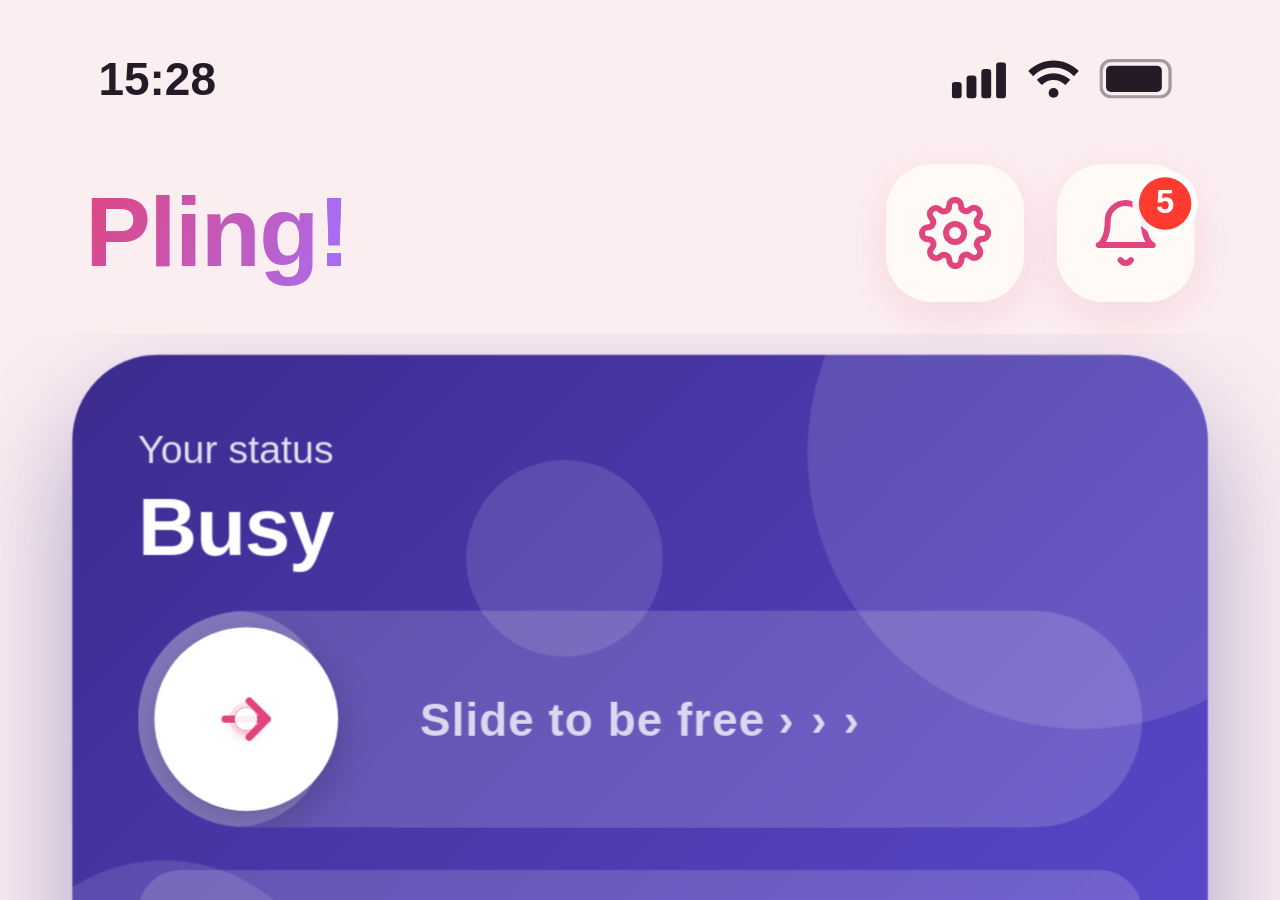
<file: pling_files/hero.html>
<!DOCTYPE html>
<!-- saved from url=(0043)https://warren-duan.github.io/hero.html?v=5 -->
<html lang="en" style="--accent: #e1457e; --accent-2: #a96cf0; --grad-start: #ff8a5c; --grad-end: #9a5cf0; --accent-rgb: 225, 69, 126; --shadow: rgba(225, 69, 126, 0.14); --avail-1: #ff8a5c; --avail-2: #9a5cf0; --busy-1: #3d2b8f; --busy-2: #5b4acd; --avail-shadow: rgba(225, 69, 126, 0.4); --busy-shadow: rgba(61, 43, 143, 0.42);"><head><meta http-equiv="Content-Type" content="text/html; charset=UTF-8">
    
    <meta name="viewport" content="width=device-width, initial-scale=1.0">
    <title>Pling — Hero</title>
    <link rel="stylesheet" href="./styles.css">
    <script src="./nav.js"></script>
    <style>
        /* ============================================================
           HERO ANIMATION — a single phone clicking through the real app.
           Embeds app.html (the prototype) bezel-stripped, scaled to fill,
           and auto-navigates the menus with a tap-dot. No second phone,
           no overlays — just a clean product tour. Self-scaling so the
           landing only needs to embed this at 100%.
           ============================================================ */
        html, body {
            margin: 0; padding: 0;
            width: 100%; height: 100%;
            background: var(--app-bg);
            overflow: hidden;
        }
        #stage {
            position: absolute; inset: 0;
            overflow: hidden;
        }
        /* the app renders at a fixed 390x844 and is scaled to fill the stage */
        #appFrame {
            position: absolute;
            top: 0; left: 0;
            width: 390px;
            height: 844px;
            border: 0;
            transform-origin: top left;
            background: var(--app-bg);
            pointer-events: none;
        }

        /* ----- tap dot ----- */
        #dot {
            position: absolute;
            left: 0; top: 0;
            width: 30px; height: 30px;
            border-radius: 50%;
            background: rgba(255,255,255,0.92);
            border: 1.5px solid rgba(var(--accent-rgb), 0.55);
            box-shadow: 0 6px 18px rgba(var(--accent-rgb), 0.35), 0 0 0 6px rgba(var(--accent-rgb), 0.12);
            transform: translate(-50%, -50%);
            pointer-events: none;
            opacity: 0;
            z-index: 50;
            transition: opacity 0.25s ease;
        }
        #dot.visible { opacity: 1; }
        #dot::after {
            content: '';
            position: absolute; inset: -4px;
            border-radius: 50%;
            border: 2px solid rgba(var(--accent-rgb), 0.7);
            opacity: 0;
        }
        #dot.ripple::after { animation: dotRipple 0.6s ease-out; }
        @keyframes dotRipple {
            0%   { transform: scale(0.8); opacity: 0.9; }
            100% { transform: scale(2.7); opacity: 0; }
        }
        #dot.press { transform: translate(-50%, -50%) scale(0.78); transition: transform 0.12s ease; }
    </style>
<style>.rdp {
  --rdp-cell-size: 40px;
  --rdp-accent-color: #0000ff;
  --rdp-background-color: #e7edff;
  --rdp-accent-color-dark: #3003e1;
  --rdp-background-color-dark: #180270;
  --rdp-outline: 2px solid var(--rdp-accent-color); /* Outline border for focused elements */
  --rdp-outline-selected: 2px solid rgba(0, 0, 0, 0.75); /* Outline border for focused _and_ selected elements */

  margin: 1em;
}

/* Hide elements for devices that are not screen readers */
.rdp-vhidden {
  box-sizing: border-box;
  padding: 0;
  margin: 0;
  background: transparent;
  border: 0;
  -moz-appearance: none;
  -webkit-appearance: none;
  appearance: none;
  position: absolute !important;
  top: 0;
  width: 1px !important;
  height: 1px !important;
  padding: 0 !important;
  overflow: hidden !important;
  clip: rect(1px, 1px, 1px, 1px) !important;
  border: 0 !important;
}

/* Buttons */
.rdp-button_reset {
  appearance: none;
  position: relative;
  margin: 0;
  padding: 0;
  cursor: default;
  color: inherit;
  outline: none;
  background: none;
  font: inherit;

  -moz-appearance: none;
  -webkit-appearance: none;
}

.rdp-button {
  border: 2px solid transparent;
}

.rdp-button[disabled] {
  opacity: 0.25;
}

.rdp-button:not([disabled]) {
  cursor: pointer;
}

.rdp-button:focus:not([disabled]),
.rdp-button:active:not([disabled]) {
  color: inherit;
  border: var(--rdp-outline);
  background-color: var(--rdp-background-color);
}

.rdp-button:hover:not([disabled]) {
  background-color: var(--rdp-background-color);
}

.rdp-months {
  display: flex;
}

.rdp-month {
  margin: 0 1em;
}

.rdp-month:first-child {
  margin-left: 0;
}

.rdp-month:last-child {
  margin-right: 0;
}

.rdp-table {
  margin: 0;
  max-width: calc(var(--rdp-cell-size) * 7);
  border-collapse: collapse;
}

.rdp-with_weeknumber .rdp-table {
  max-width: calc(var(--rdp-cell-size) * 8);
  border-collapse: collapse;
}

.rdp-caption {
  display: flex;
  align-items: center;
  justify-content: space-between;
  padding: 0;
  text-align: left;
}

.rdp-multiple_months .rdp-caption {
  position: relative;
  display: block;
  text-align: center;
}

.rdp-caption_dropdowns {
  position: relative;
  display: inline-flex;
}

.rdp-caption_label {
  position: relative;
  z-index: 1;
  display: inline-flex;
  align-items: center;
  margin: 0;
  padding: 0 0.25em;
  white-space: nowrap;
  color: currentColor;
  border: 0;
  border: 2px solid transparent;
  font-family: inherit;
  font-size: 140%;
  font-weight: bold;
}

.rdp-nav {
  white-space: nowrap;
}

.rdp-multiple_months .rdp-caption_start .rdp-nav {
  position: absolute;
  top: 50%;
  left: 0;
  transform: translateY(-50%);
}

.rdp-multiple_months .rdp-caption_end .rdp-nav {
  position: absolute;
  top: 50%;
  right: 0;
  transform: translateY(-50%);
}

.rdp-nav_button {
  display: inline-flex;
  align-items: center;
  justify-content: center;
  width: var(--rdp-cell-size);
  height: var(--rdp-cell-size);
  padding: 0.25em;
  border-radius: 100%;
}

/* ---------- */
/* Dropdowns  */
/* ---------- */

.rdp-dropdown_year,
.rdp-dropdown_month {
  position: relative;
  display: inline-flex;
  align-items: center;
}

.rdp-dropdown {
  appearance: none;
  position: absolute;
  z-index: 2;
  top: 0;
  bottom: 0;
  left: 0;
  width: 100%;
  margin: 0;
  padding: 0;
  cursor: inherit;
  opacity: 0;
  border: none;
  background-color: transparent;
  font-family: inherit;
  font-size: inherit;
  line-height: inherit;
}

.rdp-dropdown[disabled] {
  opacity: unset;
  color: unset;
}

.rdp-dropdown:focus:not([disabled]) + .rdp-caption_label,
.rdp-dropdown:active:not([disabled]) + .rdp-caption_label {
  border: var(--rdp-outline);
  border-radius: 6px;
  background-color: var(--rdp-background-color);
}

.rdp-dropdown_icon {
  margin: 0 0 0 5px;
}

.rdp-head {
  border: 0;
}

.rdp-head_row,
.rdp-row {
  height: 100%;
}

.rdp-head_cell {
  vertical-align: middle;
  text-transform: uppercase;
  font-size: 0.75em;
  font-weight: 700;
  text-align: center;
  height: 100%;
  height: var(--rdp-cell-size);
  padding: 0;
}

.rdp-tbody {
  border: 0;
}

.rdp-tfoot {
  margin: 0.5em;
}

.rdp-cell {
  width: var(--rdp-cell-size);
  height: 100%;
  height: var(--rdp-cell-size);
  padding: 0;
  text-align: center;
}

.rdp-weeknumber {
  font-size: 0.75em;
}

.rdp-weeknumber,
.rdp-day {
  display: flex;
  overflow: hidden;
  align-items: center;
  justify-content: center;
  box-sizing: border-box;
  width: var(--rdp-cell-size);
  max-width: var(--rdp-cell-size);
  height: var(--rdp-cell-size);
  margin: 0;
  border: 2px solid transparent;
  border-radius: 100%;
}

.rdp-day_today:not(.rdp-day_outside) {
  font-weight: bold;
}

.rdp-day_selected:not([disabled]),
.rdp-day_selected:focus:not([disabled]),
.rdp-day_selected:active:not([disabled]),
.rdp-day_selected:hover:not([disabled]) {
  color: white;
  background-color: var(--rdp-accent-color);
}

.rdp-day_selected:focus:not([disabled]) {
  border: var(--rdp-outline-selected);
}

.rdp:not([dir='rtl']) .rdp-day_range_start:not(.rdp-day_range_end) {
  border-top-right-radius: 0;
  border-bottom-right-radius: 0;
}

.rdp:not([dir='rtl']) .rdp-day_range_end:not(.rdp-day_range_start) {
  border-top-left-radius: 0;
  border-bottom-left-radius: 0;
}

.rdp[dir='rtl'] .rdp-day_range_start:not(.rdp-day_range_end) {
  border-top-left-radius: 0;
  border-bottom-left-radius: 0;
}

.rdp[dir='rtl'] .rdp-day_range_end:not(.rdp-day_range_start) {
  border-top-right-radius: 0;
  border-bottom-right-radius: 0;
}

.rdp-day_range_end.rdp-day_range_start {
  border-radius: 100%;
}

.rdp-day_range_middle {
  border-radius: 0;
}
</style></head>
<body>
<div id="stage">
    <iframe id="appFrame" src="./app.html" title="Pling app" style="left: 0px; top: 0px; transform: scale(0.815385);"></iframe>
    <div id="dot" class="ripple visible press" style="transition: left 460ms cubic-bezier(0.32, 0.72, 0, 1), top 460ms cubic-bezier(0.32, 0.72, 0, 1), opacity 0.25s, transform 0.12s; left: 159px; top: 504.979px;"></div>
</div>

<script>
/* ============================================================
   Single-phone menu tour. Drives app.html's global functions.
   ============================================================ */
const EASE = 'cubic-bezier(0.32, 0.72, 0, 1)';
const sleep = (ms) => new Promise(r => setTimeout(r, ms));
const stage = document.getElementById('stage');
const frame = document.getElementById('appFrame');
const dot   = document.getElementById('dot');

const fd = () => frame.contentDocument;
const fw = () => frame.contentWindow;
const NATIVE_W = 390, NATIVE_H = 844;
let scale = 1, offX = 0, offY = 0;

// ---------- scale app to fit the stage WIDTH ----------
// The stage (.lp-hero-device-screen) is sized at the app's exact 390:844
// aspect, so a width fit fills it perfectly — no gap, no horizontal crop.
function fitApp() {
    const W = stage.clientWidth;
    scale = W / NATIVE_W;
    offX = 0; offY = 0;
    frame.style.left = '0px';
    frame.style.top = '0px';
    frame.style.transform = 'scale(' + scale + ')';
}
window.addEventListener('resize', fitApp);

// ---------- frame ready ----------
function frameReady() {
    return new Promise((resolve) => {
        const ok = () => {
            try { return fd() && fd().readyState === 'complete' && fw().settle; } catch (e) { return false; }
        };
        if (ok()) return resolve();
        const wait = setInterval(() => { if (ok()) { clearInterval(wait); resolve(); } }, 50);
        frame.addEventListener('load', () => { if (ok()) resolve(); }, { once: true });
    });
}

// strip the prototype's phone chrome so its .screen fills the iframe
function injectFrameStyles() {
    const d = fd();
    if (!d || d.getElementById('heroInjected')) return;
    const s = d.createElement('style');
    s.id = 'heroInjected';
    s.textContent = `
        html, body { height:100%!important; min-height:0!important; margin:0!important; padding:0!important; background:transparent!important; display:block!important; overflow:hidden!important; }
        .phone { width:100%!important; height:100%!important; padding:0!important; background:transparent!important; border-radius:0!important; box-shadow:none!important; position:relative!important; }
        .notch { display:none!important; }
        .screen { border-radius:0!important; width:100%!important; height:100%!important; position:absolute!important; inset:0!important; overflow:hidden!important; }
    `;
    d.head.appendChild(s);
}

// ---------- tap dot ----------
function showDot() { dot.classList.add('visible'); }
function hideDot() { dot.classList.remove('visible'); }

function centerOf(sel) {
    const el = fd().querySelector(sel);
    if (!el) return null;
    const r = el.getBoundingClientRect();
    return { x: offX + (r.left + r.width / 2) * scale, y: offY + (r.top + r.height / 2) * scale, el };
}

async function moveDotTo(sel, dur = 520) {
    const c = centerOf(sel);
    if (!c) return;
    dot.style.transition = `left ${dur}ms ${EASE}, top ${dur}ms ${EASE}, opacity 0.25s ease, transform 0.12s ease`;
    dot.style.left = c.x + 'px';
    dot.style.top  = c.y + 'px';
    showDot();
    await sleep(dur);
}

async function tap() {
    dot.classList.add('press');
    await sleep(120);
    dot.classList.remove('press');
    dot.classList.remove('ripple'); void dot.offsetWidth; dot.classList.add('ripple');
    await sleep(240);
}

function call(fn, ...args) { try { fw()[fn] && fw()[fn](...args); } catch (e) {} }

// ---------- slide the status knob to Available ----------
async function slideToAvailable(dur = 1100) {
    const d = fd();
    const knob = d.getElementById('knob');
    const fill = d.getElementById('fill');
    const track = d.getElementById('track');
    const hint = d.getElementById('hintRight');
    if (!knob || !track) return;
    const maxX = track.clientWidth - 56 - 10;
    knob.style.transition = `left ${dur}ms ${EASE}`;
    if (fill) fill.style.transition = `width ${dur}ms ${EASE}`;
    if (hint) { hint.style.transition = `opacity ${dur*0.5}ms ease`; hint.style.opacity = '0.15'; }

    dot.classList.add('press');
    await sleep(130);
    const kr = knob.getBoundingClientRect();
    const startX = offX + (kr.left + kr.width/2) * scale;
    dot.style.transition = `left ${dur}ms ${EASE}, top ${dur}ms ${EASE}`;
    dot.style.left = (startX + maxX * scale) + 'px';
    knob.style.left = (5 + maxX) + 'px';
    if (fill) fill.style.width = (56 + maxX) + 'px';
    setTimeout(() => call('settle', true), dur * 0.82);
    await sleep(dur);
    dot.classList.remove('press');
}

// ---------- reset to a clean Home/Busy ----------
function resetApp() {
    const d = fd();
    try { fw().settle(false); } catch (e) {}
    try { fw().closeProfile && fw().closeProfile(); } catch (e) {}
    try { fw().closeSettings && fw().closeSettings(); } catch (e) {}
    try { fw().closeDur && fw().closeDur(); } catch (e) {}
    try { fw().closeStart && fw().closeStart(); } catch (e) {}
    if (d) {
        const knob = d.getElementById('knob'), fill = d.getElementById('fill'), hint = d.getElementById('hintRight');
        if (knob) { knob.style.transition='none'; knob.style.left='5px'; }
        if (fill) { fill.style.transition='none'; fill.style.width='58px'; }
        if (hint) { hint.style.transition=''; hint.style.opacity=''; }
        const content = d.querySelector('.content'); if (content) content.scrollTop = 0;
        const sc = d.querySelector('.screen'); if (sc) sc.scrollTop = 0;
    }
    hideDot();
    dot.classList.remove('press','ripple');
}

// ============================================================
// TOUR — one phone, clicking through the menus. Edit freely.
// ============================================================
async function tour() {
    // PERF: bail between steps when the landing scrolls this iframe off-screen
    // (`paused` flips via postMessage) — otherwise a full ~12s tour keeps
    // animating the nested app invisibly.

    // 1) slide to Available (the signature gesture)
    await moveDotTo('#knob', 420);
    await slideToAvailable(1050);
    await sleep(750);
    if (paused) return;

    // 2) open a friend's profile
    await moveDotTo('.friend[onclick*="Emily Carter"]', 520);
    await tap();
    hideDot();
    call('openProfile', 'Emily Carter');
    await sleep(950);
    if (paused) { call('closeProfile'); return; }

    // 3) tap a recommended activity inside the profile
    await sleep(150);
    if (fd().getElementById('pfRecs')) {
        await moveDotTo('#pfRecs .pf-rec-chip', 460);
        await tap();
        await sleep(700);
    }
    // close profile
    hideDot();
    call('closeProfile');
    await sleep(650);
    if (paused) return;

    // 4) open the duration picker from the status card
    await moveDotTo('.duration-pill', 520);
    await tap();
    hideDot();
    call('openDur');
    await sleep(800);
    // pick an option
    const durOpt = [...fd().querySelectorAll('.dur-opt')][3];
    if (durOpt) {
        await moveDotTo('.dur-opt:nth-child(4)', 460);
        await tap();
    }
    call('pickDur', '1 hr');
    await sleep(550);
    call('closeDur');
    await sleep(600);
    if (paused) return;

    // 5) open settings
    await moveDotTo('.gear', 520);
    await tap();
    hideDot();
    call('openSettings');
    await sleep(950);
    // peek the Schedule sub-view
    await moveDotTo('.set-menurow:nth-child(2)', 480);
    await tap();
    call('setShowView', 'setSchedule');
    await sleep(1100);
    hideDot();
    call('closeSettings');
    await sleep(650);
    if (paused) return;

    // 6) start-a-hangout (only visible while Available)
    await moveDotTo('.start-hangout', 520);
    await tap();
    hideDot();
    call('openStart');
    await sleep(1100);
    call('closeStart');
    await sleep(650);
}

// ============================================================
// LOOP
// ============================================================
let running = false;
let paused = false;
async function loop() {
    if (running) return;
    running = true;
    while (!paused) {
        resetApp();
        await sleep(400);
        if (paused) break;
        await tour();
        if (paused) break;
        await sleep(900);
    }
    running = false;
}

// pause/resume when offscreen (driven by the landing page) — stops the whole
// tour (and its constant DOM mutation/reflow) while the hero isn't visible.
window.addEventListener('message', (e) => {
    const d = e && e.data;
    if (!d || d.type !== 'pling-demo') return;
    if (d.action === 'pause') {
        paused = true;
    } else if (d.action === 'resume') {
        paused = false;
        if (!running) loop();
    }
});

window.addEventListener('load', async () => {
    fitApp();
    await frameReady();
    injectFrameStyles();
    fitApp();
    // ?static = show the real screen, skip the auto-playing tour (mobile: saves
    // battery + avoids the constant DOM mutation). The landing swaps this frame
    // to the animated version when the user taps "Watch it move".
    var isStatic = new URLSearchParams(location.search).has('static');
    if (!isStatic) setTimeout(loop, 350);
});
</script>


</body></html>
</file>
<file: pling_files/landing.css>
/* ============================================================
   Pling — landing page styles. Standalone marketing site.
   Separate from styles.css (the app prototype). Tokens mirror it.
   ============================================================ */

/* ===== base / design system ===== */
/* ============================================================
   PLING — landing page design system (shell)
   Tokens, resets, shared utilities, nav, footer, reveal.
   Section-specific styles live in their own files (.lp-hero-* etc).
   ============================================================ */

:root {
  /* ☀ Warm-sunset theme — coral → violet, warm cream cards, peachy glows. */
  --lp-accent: #e1457e;          /* warm rose — links, eyebrows, icons (~4.6:1 on cream) */
  --lp-grad-start: #ff8a5c;      /* coral */
  --lp-grad-end: #9a5cf0;        /* violet */
  --lp-free: #22C55E;            /* availability green — semantic, unchanged */
  --lp-text: #241b26;            /* warm near-black */
  /* warm gray, ~4.7:1 on cream for WCAG AA on small text */
  --lp-gray: #71636c;
  --lp-card: #fffaf6;            /* warm cream card */

  /* derived helpers (safe additions, not in the locked token list) */
  --lp-ease: cubic-bezier(0.32, 0.72, 0, 1);
  --lp-shadow-sm: 0 4px 14px rgba(224, 90, 132, 0.10);
  --lp-shadow-md: 0 12px 34px rgba(224, 90, 132, 0.14);
  --lp-shadow-lg: 0 30px 60px rgba(224, 90, 132, 0.18);
  --lp-border: rgba(224, 90, 132, 0.12);
  --lp-radius: 24px;
  --lp-nav-h: 76px;
}

* {
  margin: 0;
  padding: 0;
  box-sizing: border-box;
  -webkit-font-smoothing: antialiased;
  -moz-osx-font-smoothing: grayscale;
}

html {
  scroll-behavior: smooth;
  scroll-padding-top: calc(var(--lp-nav-h) + 24px);
  -webkit-text-size-adjust: 100%;
}

body {
  font-family: 'SF Pro Display', -apple-system, BlinkMacSystemFont, 'Segoe UI', sans-serif;
  background: linear-gradient(160deg, #fff0e8 0%, #fdeaf2 50%, #f0e9ff 100%);
  background-attachment: fixed;
  min-height: 100vh;
  color: var(--lp-text);
  line-height: 1.55;
  /* `clip` (not `hidden`) prevents horizontal scroll WITHOUT turning body into a
     scroll container — `overflow-x: hidden` forces overflow-y to `auto` per spec,
     which breaks window scrolling, sticky offsets, and IntersectionObserver. */
  overflow-x: clip;
}

img { max-width: 100%; display: block; }
a { color: inherit; text-decoration: none; }
button { font-family: inherit; cursor: pointer; }

/* ----------------------------------------------------------
   Shared utilities
   ---------------------------------------------------------- */

.lp-container {
  width: 100%;
  max-width: 1340px;
  margin-inline: auto;
  padding-inline: clamp(24px, 5vw, 60px);
}

.lp-section {
  padding-block: clamp(64px, 9vw, 140px);
}
/* Render below-fold sections lazily: the browser skips their layout/paint until
   they near the viewport. `auto 800px` = placeholder height before first render,
   then the real size is remembered (no scrollbar jumping). Hero + demo are
   excluded — the demo iframe's lazy-load/pause logic owns that section. */
#how, #why, #features, #faq, #join, .lp-footer {
  content-visibility: auto;
  contain-intrinsic-size: auto 800px;
}
/* JS adds .lp-offscreen to the hero when it's scrolled out of view — the
   decorative infinite animations (device float, chips, pulse dot) stop burning
   compositor time for the rest of the page. */
.lp-hero.lp-offscreen * {
  animation-play-state: paused !important;
}

.lp-eyebrow {
  display: inline-block;
  font-size: 13px;
  font-weight: 700;
  letter-spacing: 1.4px;
  text-transform: uppercase;
  color: var(--lp-accent);
}

.lp-h2 {
  font-size: clamp(28px, 5vw, 52px);
  font-weight: 800;
  line-height: 1.08;
  letter-spacing: -1.4px;
  color: var(--lp-text);
}

.lp-lead {
  font-size: clamp(16px, 2.1vw, 20.5px);
  line-height: 1.6;
  color: var(--lp-gray);
  max-width: 56ch;
}

.lp-card {
  background: var(--lp-card);
  border-radius: var(--lp-radius);
  box-shadow: var(--lp-shadow-md);
  border: 1px solid var(--lp-border);
}

.lp-grid {
  display: grid;
  grid-template-columns: repeat(auto-fit, minmax(min(100%, 280px), 1fr));
  gap: clamp(16px, 2.4vw, 24px);
}

/* Buttons */
.lp-btn {
  display: inline-flex;
  align-items: center;
  justify-content: center;
  gap: 8px;
  font-size: 15.5px;
  font-weight: 700;
  letter-spacing: -0.2px;
  padding: 13px 24px;
  border-radius: 999px;
  border: 1px solid transparent;
  white-space: nowrap;
  transition: transform 0.4s var(--lp-ease),
              box-shadow 0.4s var(--lp-ease),
              background 0.3s var(--lp-ease),
              opacity 0.3s var(--lp-ease);
  will-change: transform;
}
.lp-btn:focus-visible {
  outline: 2px solid var(--lp-accent);
  outline-offset: 3px;
}

.lp-btn-primary {
  background: linear-gradient(120deg, var(--lp-grad-start), var(--lp-grad-end));
  color: #fff;
  box-shadow: 0 10px 24px rgba(224, 90, 132, 0.32);
}
.lp-btn-primary:hover {
  transform: translateY(-2px);
  box-shadow: 0 16px 32px rgba(224, 90, 132, 0.40);
}
.lp-btn-primary:active {
  transform: translateY(0) scale(0.97);
  box-shadow: 0 6px 16px rgba(224, 90, 132, 0.30);
}

.lp-btn-secondary {
  background: var(--lp-card);
  color: var(--lp-text);
  border-color: var(--lp-border);
  box-shadow: var(--lp-shadow-sm);
}
.lp-btn-secondary:hover {
  transform: translateY(-2px);
  box-shadow: var(--lp-shadow-md);
}
.lp-btn-secondary:active {
  transform: translateY(0) scale(0.97);
}

/* ----------------------------------------------------------
   Reveal on scroll
   ---------------------------------------------------------- */
.lp-reveal {
  opacity: 0;
  transform: translateY(26px);
  transition: opacity 0.7s var(--lp-ease), transform 0.7s var(--lp-ease);
}
/* promote a layer only while the reveal is pending — keeping will-change on
   every revealed element forever holds dozens of composited layers in memory */
.lp-reveal:not(.in) { will-change: opacity, transform; }
.lp-reveal.in {
  opacity: 1;
  transform: none;
}
@media (prefers-reduced-motion: reduce) {
  html { scroll-behavior: auto !important; }
  /* kill ALL animations/transitions (covers section-scoped keyframes too),
     but keep reveal content visible */
  *, *::before, *::after {
    animation-duration: 0.001ms !important;
    animation-iteration-count: 1 !important;
    transition-duration: 0.001ms !important;
  }
  .lp-reveal { opacity: 1 !important; transform: none !important; }
}

/* ----------------------------------------------------------
   Navigation
   ---------------------------------------------------------- */
.lp-nav {
  position: sticky;
  top: 0;
  z-index: 1000;
  background: rgba(255, 248, 243, 0.72);
  -webkit-backdrop-filter: saturate(180%) blur(18px);
  backdrop-filter: saturate(180%) blur(18px);
  border-bottom: 1px solid rgba(224, 90, 132, 0.08);
}
.lp-nav-inner {
  width: 100%;
  max-width: 1340px;
  margin-inline: auto;
  min-height: var(--lp-nav-h);
  padding-inline: clamp(24px, 5vw, 60px);
  display: flex;
  align-items: center;
  justify-content: space-between;
  gap: 16px;
}

.lp-nav-brand { display: inline-flex; align-items: center; }
.lp-nav-mark {
  font-size: 28px;
  font-weight: 800;
  letter-spacing: -0.6px;
  background: linear-gradient(120deg, var(--lp-accent), #a96cf0);
  -webkit-background-clip: text;
  background-clip: text;
  -webkit-text-fill-color: transparent;
  color: transparent;
}
.lp-nav-bang {
  -webkit-text-fill-color: #a96cf0;
  color: #a96cf0;
}
/* each letter carries its own gradient clip so it can lift + recolor on its own
   (inline-block children don't inherit the parent's background-clip:text) */
.lp-nav-mark .lp-ltr {
  display: inline-block;
  /* sample each letter's slice of ONE word-wide gradient so it still reads as a
     continuous sweep at rest (--i 0..4 → 0%..100%) */
  background: linear-gradient(120deg, var(--lp-accent), #a96cf0);
  background-size: 500% 100%;
  background-position: calc(var(--i) * 25%) 0;
  -webkit-background-clip: text;
  background-clip: text;
  -webkit-text-fill-color: transparent;
  color: transparent;
  will-change: transform;
}
.lp-nav-mark .lp-nav-bang {
  background: none;
  -webkit-text-fill-color: #a96cf0;
  color: #a96cf0;
}

.lp-nav-links {
  display: flex;
  align-items: center;
  gap: clamp(18px, 2.4vw, 30px);
}
.lp-nav-link {
  font-size: 16.5px;
  font-weight: 600;
  color: var(--lp-text);
  opacity: 0.78;
  transition: opacity 0.3s var(--lp-ease), color 0.3s var(--lp-ease);
}
.lp-nav-link:hover { opacity: 1; color: var(--lp-accent); }
.lp-nav-link:focus-visible {
  outline: 2px solid var(--lp-accent);
  outline-offset: 3px;
  opacity: 1;
  border-radius: 4px;
}
.lp-nav-cta { padding: 12px 24px; font-size: 16px; }

/* hamburger */
.lp-nav-toggle {
  display: none;
  width: 44px;
  height: 44px;
  border: 1px solid var(--lp-border);
  border-radius: 14px;
  background: var(--lp-card);
  box-shadow: var(--lp-shadow-sm);
  align-items: center;
  justify-content: center;
  transition: transform 0.3s var(--lp-ease);
}
.lp-nav-toggle:active { transform: scale(0.94); }
.lp-nav-bars {
  position: relative;
  width: 20px;
  height: 14px;
}
.lp-nav-bars span {
  position: absolute;
  left: 0;
  width: 100%;
  height: 2px;
  border-radius: 2px;
  background: var(--lp-text);
  transition: transform 0.4s var(--lp-ease), opacity 0.3s var(--lp-ease);
}
.lp-nav-bars span:nth-child(1) { top: 0; }
.lp-nav-bars span:nth-child(2) { top: 6px; }
.lp-nav-bars span:nth-child(3) { top: 12px; }
.lp-nav.open .lp-nav-bars span:nth-child(1) { transform: translateY(6px) rotate(45deg); }
.lp-nav.open .lp-nav-bars span:nth-child(2) { opacity: 0; }
.lp-nav.open .lp-nav-bars span:nth-child(3) { transform: translateY(-6px) rotate(-45deg); }

/* ----------------------------------------------------------
   Footer
   ---------------------------------------------------------- */
.lp-footer {
  margin-top: clamp(40px, 8vw, 96px);
  padding-block: clamp(40px, 6vw, 64px);
  border-top: 1px solid rgba(224, 90, 132, 0.10);
  background: rgba(255, 255, 255, 0.5);
  -webkit-backdrop-filter: blur(8px);
  backdrop-filter: blur(8px);
}
.lp-footer-inner { display: flex; flex-direction: column; gap: 28px; }
.lp-footer-top {
  display: flex;
  justify-content: space-between;
  align-items: flex-start;
  gap: 28px;
  flex-wrap: wrap;
}
.lp-footer-mark {
  font-size: 24px;
  font-weight: 800;
  letter-spacing: -0.6px;
  background: linear-gradient(120deg, var(--lp-accent), #a96cf0);
  -webkit-background-clip: text;
  background-clip: text;
  -webkit-text-fill-color: transparent;
  color: transparent;
}
.lp-footer-bang { -webkit-text-fill-color: #a96cf0; color: #a96cf0; }
.lp-footer-tag {
  margin-top: 6px;
  font-size: 15px;
  color: var(--lp-gray);
  font-weight: 500;
}
.lp-footer-osu {
  margin-top: 10px;
  font-size: 13px;
  font-weight: 700;
  color: var(--lp-accent);
  letter-spacing: 0.2px;
}
.lp-footer-nav {
  display: flex;
  flex-wrap: wrap;
  gap: 14px 26px;
  align-items: center;
}
.lp-footer-link {
  font-size: 14.5px;
  font-weight: 600;
  color: var(--lp-text);
  opacity: 0.72;
  transition: opacity 0.3s var(--lp-ease), color 0.3s var(--lp-ease);
}
.lp-footer-link:hover { opacity: 1; color: var(--lp-accent); }

/* floating accent-theme picker — bottom-right */
.lp-theme-fab {
  position: fixed;
  right: 22px;
  bottom: 22px;
  z-index: 1200;
  display: flex;
  flex-direction: column;
  align-items: flex-end;
  gap: 12px;
}
.lp-theme-toggle {
  width: 52px;
  height: 52px;
  border: 0;
  border-radius: 50%;
  cursor: pointer;
  color: #fff;
  background: linear-gradient(135deg, var(--lp-grad-start), var(--lp-grad-end));
  box-shadow: 0 10px 26px rgba(224, 90, 132, 0.32);
  display: flex;
  align-items: center;
  justify-content: center;
  transition: transform 0.18s var(--lp-ease), box-shadow 0.2s ease;
}
.lp-theme-toggle svg { width: 24px; height: 24px; }
.lp-theme-toggle:hover { transform: translateY(-2px) scale(1.04); box-shadow: 0 14px 30px rgba(224, 90, 132, 0.4); }
.lp-theme-toggle:active { transform: scale(0.94); }
.lp-theme-fab.open .lp-theme-toggle { transform: rotate(12deg) scale(1.04); }

.lp-theme-pop {
  background: var(--lp-card);
  border: 1px solid var(--lp-border);
  border-radius: 20px;
  padding: 16px;
  box-shadow: var(--lp-shadow-lg);
  transform-origin: bottom right;
  transition: opacity 0.2s var(--lp-ease), transform 0.2s var(--lp-ease);
}
.lp-theme-pop[hidden] { display: none; }
/* animate in/out via the .open flag (kept mounted briefly so the close can animate) */
.lp-theme-fab:not(.open) .lp-theme-pop { opacity: 0; transform: translateY(8px) scale(0.94); pointer-events: none; }
.lp-theme-fab.open .lp-theme-pop { opacity: 1; transform: none; }
.lp-theme-pop-title {
  display: block;
  font-size: 11.5px;
  font-weight: 700;
  letter-spacing: 0.4px;
  text-transform: uppercase;
  color: var(--lp-gray);
  margin-bottom: 11px;
}
.lp-theme-dots {
  display: grid;
  grid-template-columns: repeat(4, 1fr);
  gap: 12px;
}
.lp-theme-dot {
  width: 30px;
  height: 30px;
  border-radius: 50%;
  border: 0;
  padding: 0;
  cursor: pointer;
  box-shadow: 0 2px 8px rgba(0, 0, 0, 0.14);
  outline: 2px solid transparent;
  outline-offset: 2px;
  transition: transform 0.16s var(--lp-ease), outline-color 0.16s ease;
}
.lp-theme-dot:hover { transform: scale(1.1); }
.lp-theme-dot.sel { outline-color: var(--lp-accent); }

.lp-footer-bottom {
  display: flex;
  justify-content: space-between;
  align-items: center;
  gap: 14px 24px;
  flex-wrap: wrap;
  padding-top: 22px;
  border-top: 1px solid rgba(224, 90, 132, 0.08);
}
.lp-footer-privacy {
  display: inline-flex;
  align-items: center;
  gap: 9px;
  font-size: 13.5px;
  color: var(--lp-gray);
  font-weight: 500;
}
.lp-footer-privacy strong { color: var(--lp-text); font-weight: 700; }
.lp-footer-dot {
  width: 9px;
  height: 9px;
  border-radius: 50%;
  background: var(--lp-free);
  box-shadow: 0 0 0 4px rgba(34, 197, 94, 0.16);
  flex-shrink: 0;
}
.lp-footer-copy {
  font-size: 13px;
  color: var(--lp-gray);
  font-weight: 500;
}

/* ----------------------------------------------------------
   Breakpoints
   ---------------------------------------------------------- */
@media (max-width: 900px) {
  .lp-nav-links { gap: 20px; }
}

@media (max-width: 600px) {
  :root { --lp-nav-h: 60px; }

  .lp-nav-inner { position: relative; }
  .lp-nav-toggle { display: inline-flex; }

  .lp-nav-links {
    position: absolute;
    top: calc(100% + 1px);
    left: 0;
    right: 0;
    flex-direction: column;
    align-items: stretch;
    gap: 4px;
    padding: 12px 20px 18px;
    background: rgba(255, 248, 243, 0.96);
    -webkit-backdrop-filter: saturate(180%) blur(18px);
    backdrop-filter: saturate(180%) blur(18px);
    border-bottom: 1px solid rgba(224, 90, 132, 0.10);
    box-shadow: var(--lp-shadow-md);
    opacity: 0;
    visibility: hidden;
    transform: translateY(-10px);
    pointer-events: none;
    transition: opacity 0.35s var(--lp-ease),
                transform 0.35s var(--lp-ease),
                visibility 0.35s var(--lp-ease);
  }
  .lp-nav.open .lp-nav-links {
    opacity: 1;
    visibility: visible;
    transform: none;
    pointer-events: auto;
  }
  .lp-nav-link {
    padding: 12px 8px;
    font-size: 16.5px;
    opacity: 0.9;
    border-bottom: 1px solid rgba(224, 90, 132, 0.07);
  }
  .lp-nav-cta {
    margin-top: 8px;
    padding: 14px 20px;
    font-size: 16px;
    justify-content: center;
  }

  .lp-footer-bottom { flex-direction: column; align-items: flex-start; }
}

/* ===== hero ===== */
/* ===================== HERO ===================== */
.lp-hero {
  position: relative;
  overflow: hidden;
  padding-top: clamp(60px, 9vw, 120px);
  padding-bottom: clamp(80px, 11vw, 160px);
}

/* soft ambient blobs behind the whole hero */
.lp-hero::before,
.lp-hero::after {
  content: "";
  position: absolute;
  border-radius: 50%;
  filter: blur(70px);
  opacity: 0.55;
  pointer-events: none;
  z-index: 0;
}
.lp-hero::before {
  width: 520px;
  height: 520px;
  top: -180px;
  left: -140px;
  background: radial-gradient(circle, rgba(255, 138, 92,0.55), transparent 70%);
}
.lp-hero::after {
  width: 460px;
  height: 460px;
  bottom: -200px;
  right: -120px;
  background: radial-gradient(circle, rgba(154, 92, 240,0.45), transparent 70%);
}

.lp-hero-inner {
  position: relative;
  z-index: 1;
  display: grid;
  grid-template-columns: minmax(0, 1fr) minmax(0, 1fr);
  align-items: center;
  gap: clamp(24px, 4vw, 56px);
}

/* ---------- copy column ---------- */
.lp-hero-copy {
  max-width: 620px;
}

.lp-hero-eyebrow {
  display: inline-flex;
  align-items: center;
  margin-bottom: 22px;
}

.lp-hero-title {
  margin: 0 0 22px;
  font-size: clamp(40px, 6.4vw, 82px);
  line-height: 1.02;
  letter-spacing: -0.035em;
  font-weight: 800;
  color: var(--lp-text);
}
.lp-hero-title-accent {
  display: block;
  background: linear-gradient(110deg, var(--lp-grad-start) 0%, var(--lp-grad-end) 55%, #ef6aa0 100%);
  -webkit-background-clip: text;
  background-clip: text;
  -webkit-text-fill-color: transparent;
  color: transparent;
}

.lp-hero-lead {
  margin: 0 0 34px;
  max-width: 480px;
}
/* promote the best line to a secondary headline above the CTAs */
.lp-hero-lead-strong {
  display: block;
  margin-bottom: 10px;
  font-size: clamp(22px, 3vw, 30px);
  line-height: 1.3;
  font-weight: 800;
  letter-spacing: -0.015em;
  color: var(--lp-text);
}

.lp-hero-cta {
  display: flex;
  flex-wrap: wrap;
  gap: 14px;
  margin-bottom: 26px;
}
.lp-hero-btn {
  font-size: 16px;
  font-weight: 650;
  padding: 16px 28px;
  border-radius: 18px;
}
.lp-hero-btn.lp-btn-primary {
  box-shadow: 0 14px 30px rgba(224, 90, 132, 0.34);
}
.lp-hero-btn .lp-hero-btn-arrow {
  margin-left: 8px;
  transition: transform 0.5s cubic-bezier(0.32, 0.72, 0, 1);
  vertical-align: -2px;
}
.lp-hero-btn:hover .lp-hero-btn-arrow {
  transform: translateX(4px);
}

.lp-hero-trust {
  display: flex;
  align-items: center;
  gap: 9px;
  margin: 0;
  font-size: 14px;
  font-weight: 550;
  color: var(--lp-gray);
}
.lp-hero-trust-dot {
  width: 9px;
  height: 9px;
  border-radius: 50%;
  background: var(--lp-free);
  box-shadow: 0 0 0 4px rgba(34, 197, 94, 0.18);
  animation: lp-hero-pulse 2.4s cubic-bezier(0.32, 0.72, 0, 1) infinite;
}
@keyframes lp-hero-pulse {
  0%, 100% { box-shadow: 0 0 0 4px rgba(34, 197, 94, 0.18); }
  50%      { box-shadow: 0 0 0 7px rgba(34, 197, 94, 0.05); }
}

/* ---------- visual / device column ---------- */
.lp-hero-visual {
  position: relative;
  display: flex;
  justify-content: flex-end;
  align-items: center;
  padding-right: clamp(8px, 2.5vw, 36px);
}

.lp-hero-glow {
  position: absolute;
  width: 88%;
  height: 88%;
  border-radius: 50%;
  background: radial-gradient(circle, rgba(255, 138, 92,0.40), transparent 68%);
  filter: blur(46px);
  z-index: 0;
}

/* device bezel — matches prototype phone radii (58px outer / 46px inner) */
.lp-hero-device {
  position: relative;
  z-index: 1;
  width: clamp(260px, 28vw, 340px);
  /* height auto-wraps the screen (which carries the 390:844 aspect) so the
     embedded app fills it exactly — no bottom gap, no side crop. */
  padding: 11px;
  border-radius: 54px;
  background: linear-gradient(160deg, #e3d8dd 0%, #ccc4cc 50%, #c5bbc3 100%);
  box-shadow:
    0 0 0 1.5px rgba(203, 191, 200, 0.55),
    0 2px 4px rgba(255, 255, 255, 0.7) inset,
    0 40px 80px rgba(224, 90, 132, 0.30),
    0 14px 32px rgba(224, 90, 132, 0.18);
  animation: lp-hero-float 7s cubic-bezier(0.32, 0.72, 0, 1) infinite;
}
@keyframes lp-hero-float {
  0%, 100% { transform: translateY(0); }
  50%      { transform: translateY(-12px); }
}

.lp-hero-device-notch {
  position: absolute;
  top: 11px;
  left: 50%;
  transform: translateX(-50%);
  width: 34%;
  height: 26px;
  /* same gray as the phone bezel */
  background: #ccc4cc;
  border-radius: 0 0 16px 16px;
  z-index: 3;
}

.lp-hero-device-screen {
  position: relative;
  width: 100%;
  aspect-ratio: 390 / 844;   /* drives device height; matches the embedded app */
  border-radius: 44px;
  overflow: hidden;
  background: var(--app-bg, #fbeef1);
}

/* hero.html self-scales the app to fit, so this just fills the frame */
.lp-hero-iframe {
  position: absolute;
  inset: 0;
  width: 100%;
  height: 100%;
  border: 0;
  pointer-events: none;
}
/* transparent shield — blocks clicks/scroll INTO the embedded app; the page
   still scrolls past it (no wheel handler). Belt-and-suspenders with the
   iframe's pointer-events:none. */
.lp-hero-shield,
.lp-demo-shield {
  position: absolute;
  inset: 0;
  z-index: 4;
  background: transparent;
  cursor: default;
}
/* easter egg: click the nav "Pling!" logo → each letter jumps in sequence,
   cycling the sunset accent colors. Bang lands last with a bigger pop + scale.
   Stagger 80ms · letters 0.28s · bang 0.29s → bang ends ~690ms (< 700ms). */
@keyframes plingJump {
  0%   { transform: translateY(0);    -webkit-text-fill-color: transparent; }
  30%  { -webkit-text-fill-color: var(--lp-grad-start); }
  50%  { transform: translateY(-9px); -webkit-text-fill-color: var(--lp-accent); }
  72%  { -webkit-text-fill-color: var(--lp-grad-end); }
  100% { transform: translateY(0);    -webkit-text-fill-color: transparent; }
}
@keyframes plingBang {
  0%   { transform: translateY(0) scale(1);       -webkit-text-fill-color: #a96cf0; }
  45%  { transform: translateY(-13px) scale(1.3); -webkit-text-fill-color: var(--lp-accent); }
  72%  { -webkit-text-fill-color: var(--lp-grad-end); }
  100% { transform: translateY(0) scale(1);       -webkit-text-fill-color: #a96cf0; }
}
.lp-nav-mark.lp-jump .lp-ltr   { animation: plingJump 0.28s ease-in-out; animation-delay: calc(var(--i) * 80ms); }
.lp-nav-mark.lp-jump .lp-nav-bang { animation: plingBang 0.29s ease-in-out; animation-delay: calc(var(--i) * 80ms); }

/* ---------- "Watch it move" play overlay (mobile only) ----------
   Desktop autoplays the tour, so this is hidden there. On mobile the frame
   loads a static screen and this button swaps in the animation on tap. */
.lp-hero-play {
  display: none;   /* shown only at mobile widths (see responsive block) */
  position: absolute;
  z-index: 6;
  left: 50%;
  bottom: 18px;
  transform: translateX(-50%);
  align-items: center;
  gap: 9px;
  padding: 11px 18px 11px 14px;
  border: 1px solid rgba(255, 255, 255, 0.9);
  border-radius: 999px;
  background: rgba(255, 255, 255, 0.92);
  -webkit-backdrop-filter: blur(8px);
  backdrop-filter: blur(8px);
  box-shadow: 0 10px 28px rgba(224, 90, 132, 0.28);
  color: var(--lp-accent);
  font-weight: 700;
  font-size: 14.5px;
  letter-spacing: -0.2px;
  -webkit-tap-highlight-color: transparent;
  transition: transform 0.18s var(--lp-ease), box-shadow 0.2s var(--lp-ease);
}
.lp-hero-play:active { transform: translateX(-50%) scale(0.96); }
.lp-hero-play-ic {
  display: inline-flex;
  align-items: center;
  justify-content: center;
  width: 26px;
  height: 26px;
  border-radius: 50%;
  background: linear-gradient(135deg, var(--lp-grad-start), #a96cf0);
  color: #fff;
}
.lp-hero-play-ic svg { width: 13px; height: 13px; margin-left: 1px; }
/* once played, drop the overlay for good */
.lp-played .lp-hero-play { display: none !important; }

/* show the play overlay only where the static mobile source loads (≤768px) */
@media (max-width: 768px) {
  .lp-hero-play { display: inline-flex; }
  .lp-played .lp-hero-play { display: none !important; }
}

/* ---------- floating glass chips ---------- */
.lp-hero-chip {
  position: absolute;
  z-index: 2;
  display: flex;
  align-items: center;
  gap: 11px;
  padding: 12px 16px;
  /* solid translucent (no backdrop-filter) — these float OVER the animating
     phone, so a backdrop blur would re-rasterize every frame. */
  background: rgba(255, 255, 255, 0.95);
  border: 1px solid rgba(255, 255, 255, 0.9);
  border-radius: 18px;
  box-shadow: 0 18px 40px rgba(224, 90, 132, 0.22);
}

.lp-hero-chip-free {
  left: -10px;
  top: 16%;
  transform: scale(0.92);
  animation: lp-hero-float-chip 6s cubic-bezier(0.32, 0.72, 0, 1) infinite;
}
.lp-hero-chip-dot {
  width: 11px;
  height: 11px;
  border-radius: 50%;
  background: var(--lp-free);
  box-shadow: 0 0 0 4px rgba(34, 197, 94, 0.16);
  flex-shrink: 0;
}
.lp-hero-chip-text {
  display: flex;
  flex-direction: column;
  line-height: 1.25;
}
.lp-hero-chip-text strong {
  font-size: 13.5px;
  font-weight: 700;
  color: var(--lp-text);
}
.lp-hero-chip-text span {
  font-size: 12px;
  color: var(--lp-gray);
  font-weight: 500;
}

.lp-hero-chip-timer {
  right: -10px;
  bottom: 14%;
  flex-direction: column;
  align-items: flex-start;
  gap: 2px;
  padding: 13px 18px;
  transform: scale(0.92);
  animation: lp-hero-float-chip 6.6s cubic-bezier(0.32, 0.72, 0, 1) infinite 0.6s;
}
.lp-hero-chip-timer-label {
  font-size: 11.5px;
  font-weight: 600;
  text-transform: uppercase;
  letter-spacing: 0.04em;
  color: var(--lp-gray);
}
.lp-hero-chip-timer-count {
  font-size: 22px;
  font-weight: 800;
  letter-spacing: -0.02em;
  font-variant-numeric: tabular-nums;
  background: linear-gradient(110deg, var(--lp-grad-start), var(--lp-grad-end));
  -webkit-background-clip: text;
  background-clip: text;
  -webkit-text-fill-color: transparent;
  color: transparent;
}

@keyframes lp-hero-float-chip {
  0%, 100% { transform: translateY(0); }
  50%      { transform: translateY(-9px); }
}

/* ---------- reveal animation ---------- */
.lp-reveal {
  opacity: 0;
  transform: translateY(24px);
  animation: lp-hero-reveal 0.9s cubic-bezier(0.32, 0.72, 0, 1) forwards;
}
.lp-hero-copy .lp-reveal:nth-child(1) { animation-delay: 0.05s; }
.lp-hero-copy .lp-reveal:nth-child(2) { animation-delay: 0.13s; }
.lp-hero-copy .lp-reveal:nth-child(3) { animation-delay: 0.21s; }
.lp-hero-copy .lp-reveal:nth-child(4) { animation-delay: 0.29s; }
.lp-hero-copy .lp-reveal:nth-child(5) { animation-delay: 0.37s; }
.lp-hero-visual.lp-reveal { animation-delay: 0.24s; }

@keyframes lp-hero-reveal {
  to { opacity: 1; transform: translateY(0); }
}

/* ===================== RESPONSIVE ===================== */
@media (max-width: 900px) {
  .lp-hero-inner {
    grid-template-columns: 1fr;
    text-align: center;
    gap: clamp(40px, 8vw, 56px);
  }
  .lp-hero-copy {
    max-width: 600px;
    margin: 0 auto;
  }
  .lp-hero-lead {
    margin-left: auto;
    margin-right: auto;
  }
  .lp-hero-cta,
  .lp-hero-trust {
    justify-content: center;
  }
  /* restore centering when stacked */
  .lp-hero-visual {
    justify-content: center;
    padding-right: 0;
  }
  .lp-hero-device {
    width: clamp(230px, 46vw, 280px);
  }
  /* iframe scale handled by JS (fitEmbeddedDemos) */
  .lp-hero-chip-free  { left: -6px; }
  .lp-hero-chip-timer { right: -6px; }
}

@media (max-width: 600px) {
  /* First screen = hero copy only; the phone animation lives on its own full
     screen directly below and never peeks above the fold. The sticky nav sits
     in flow, so copy fills exactly the viewport minus the nav. */
  .lp-section.lp-hero {
    justify-content: flex-start;   /* don't vertically center the whole stack */
    padding-block: 0;              /* compound selector beats the generic .lp-section reset */
  }
  .lp-hero-inner {
    gap: 0;                        /* phone starts exactly at the next screen */
    align-items: stretch;
  }
  .lp-hero-copy {
    min-height: calc(100dvh - var(--lp-nav-h));
    display: flex;
    flex-direction: column;
    justify-content: center;
    padding-block: 24px;
    box-sizing: border-box;
  }
  .lp-hero-visual {
    min-height: 100dvh;
    padding: 0;
    scroll-snap-align: start;      /* scrolling snaps cleanly onto the phone */
  }

  .lp-hero-title {
    font-size: clamp(36px, 11vw, 50px);
  }
  .lp-hero-cta {
    flex-direction: column;
    align-items: stretch;
  }
  .lp-hero-btn {
    justify-content: center;
    text-align: center;
  }
  .lp-hero-device {
    width: min(66vw, 250px);
  }
  /* iframe scale handled by JS (fitEmbeddedDemos) */
  /* tuck chips closer / smaller on tiny screens */
  .lp-hero-chip-free {
    left: -10px;
    top: 14%;
    padding: 10px 13px;
  }
  .lp-hero-chip-timer {
    right: -10px;
    bottom: 12%;
    padding: 11px 14px;
  }
  .lp-hero-chip-text strong { font-size: 12.5px; }
  .lp-hero-chip-text span   { font-size: 11px; }
  .lp-hero-chip-timer-count { font-size: 19px; }
}

@media (prefers-reduced-motion: reduce) {
  .lp-hero-device,
  .lp-hero-chip,
  .lp-hero-trust-dot { animation: none; }
  .lp-reveal {
    opacity: 1;
    transform: none;
    animation: none;
  }
}

/* ===== how ===== */
.lp-how {
  position: relative;
}

.lp-how-head {
  max-width: 640px;
  margin: 0 auto 56px;
  text-align: center;
}

.lp-how-head .lp-lead {
  margin-top: 22px;
  margin-left: auto;
  margin-right: auto;
}

/* ---- 3-up grid ---- */
.lp-how-grid {
  list-style: none;
  margin: 0;
  padding: 0;
  display: grid;
  grid-template-columns: repeat(3, 1fr);
  gap: 24px;
  counter-reset: how;
}
/* two big use-case cards */
.lp-how-grid--two {
  grid-template-columns: repeat(2, 1fr);
  gap: 26px;
  max-width: 940px;
  margin: 0 auto;
}
.lp-how-grid--two .lp-how-card { padding: 34px 32px 30px; }

/* day tag (replaces the number badge for use-case cards) */
.lp-how-day {
  display: inline-flex;
  align-items: center;
  padding: 7px 14px;
  border-radius: 999px;
  font-size: 12.5px;
  font-weight: 700;
  letter-spacing: 0.02em;
  color: var(--lp-accent);
  background: rgba(224, 90, 132, 0.10);
  border: 1px solid rgba(224, 90, 132, 0.14);
}

/* checklist of what Pling automates */
.lp-how-points {
  list-style: none;
  margin: 0 0 24px;
  padding: 0;
  display: flex;
  flex-direction: column;
  gap: 11px;
}
.lp-how-points li {
  position: relative;
  padding-left: 28px;
  font-size: 15px;
  line-height: 1.5;
  color: var(--lp-text);
  font-weight: 500;
}
.lp-how-points li::before {
  content: "";
  position: absolute;
  left: 0;
  top: 1px;
  width: 19px;
  height: 19px;
  border-radius: 50%;
  /* white check (top layer) over a gradient circle (bottom layer) */
  background:
    url("data:image/svg+xml,%3Csvg xmlns='http://www.w3.org/2000/svg' viewBox='0 0 24 24'%3E%3Cpath fill='none' stroke='%23fff' stroke-width='3.4' stroke-linecap='round' stroke-linejoin='round' d='M5 12.5l4.5 4.5L19 7'/%3E%3C/svg%3E") center / 62% no-repeat,
    linear-gradient(150deg, var(--lp-grad-start), var(--lp-grad-end));
  box-shadow: 0 4px 10px -3px rgba(224, 90, 132, 0.6);
}
.lp-how-points li em { font-style: normal; color: var(--lp-accent); font-weight: 700; }

.lp-how-card {
  position: relative;
  display: flex;
  flex-direction: column;
  align-items: flex-start;
  padding: 30px 28px 28px;
  overflow: hidden;
  transition: transform 0.5s cubic-bezier(0.32, 0.72, 0, 1),
              box-shadow 0.5s cubic-bezier(0.32, 0.72, 0, 1);
}

.lp-how-card::before {
  content: "";
  position: absolute;
  inset: 0 0 auto 0;
  height: 4px;
  background: linear-gradient(90deg, var(--lp-grad-start), var(--lp-grad-end));
  opacity: 0;
  transform: scaleX(0);
  transform-origin: left;
  transition: opacity 0.5s cubic-bezier(0.32, 0.72, 0, 1),
              transform 0.5s cubic-bezier(0.32, 0.72, 0, 1);
}

.lp-how-card:hover {
  transform: translateY(-6px);
  box-shadow: 0 24px 48px -16px rgba(224, 90, 132, 0.32);
}

.lp-how-card:hover::before {
  opacity: 1;
  transform: scaleX(1);
}

/* ---- top row: number + icon ---- */
.lp-how-top {
  display: flex;
  align-items: center;
  justify-content: space-between;
  width: 100%;
  margin-bottom: 22px;
}

.lp-how-num {
  display: inline-flex;
  align-items: center;
  justify-content: center;
  width: 46px;
  height: 46px;
  border-radius: 16px;
  font-size: 20px;
  font-weight: 700;
  color: #fff;
  background: linear-gradient(150deg, var(--lp-grad-start), var(--lp-grad-end));
  box-shadow: 0 10px 22px -8px rgba(224, 90, 132, 0.65);
  letter-spacing: -0.01em;
}

/* icon badge (outline icon in brand purple) */
.lp-how-icon {
  display: inline-flex;
  align-items: center;
  justify-content: center;
  width: 48px;
  height: 48px;
  border-radius: 14px;
  color: var(--lp-accent);
  background: linear-gradient(150deg, rgba(255, 138, 92, 0.16), rgba(154, 92, 240, 0.08));
  box-shadow: inset 0 0 0 1px rgba(255, 138, 92, 0.18);
}
.lp-how-icon svg { width: 24px; height: 24px; }

/* ---- text ---- */
.lp-how-title {
  margin: 0 0 10px;
  font-size: 21px;
  font-weight: 700;
  letter-spacing: -0.02em;
  color: var(--lp-text);
}

.lp-how-line {
  margin: 0 0 22px;
  font-size: 15.5px;
  line-height: 1.55;
  color: var(--lp-gray);
}

/* ---- bottom badge — subtle, NON-button (informational only) ---- */
.lp-how-badge {
  margin-top: auto;
  display: inline-flex;
  align-items: center;
  gap: 8px;
  font-size: 13px;
  font-weight: 600;
  color: var(--lp-gray);
}
/* checkmark reads as a confirmation moment, not a bullet — filled gradient disc */
.lp-how-badge svg {
  width: 28px; height: 28px; padding: 6px;
  color: #fff;
  background: linear-gradient(135deg, var(--lp-grad-start), var(--lp-grad-end));
  border-radius: 50%;
  box-shadow: 0 5px 14px rgba(224, 90, 132, 0.32);
  flex-shrink: 0;
}
.lp-how-bdot {
  width: 8px; height: 8px;
  border-radius: 50%;
  background: var(--lp-free);
  box-shadow: 0 0 0 3px rgba(34, 197, 94, 0.16);
  flex-shrink: 0;
}

/* ---- legacy pill (kept for safety; unused) ---- */
.lp-how-pill {
  margin-top: auto;
  display: inline-flex;
  align-items: center;
  gap: 9px;
  padding: 9px 15px 9px 13px;
  border-radius: 999px;
  font-size: 13.5px;
  font-weight: 600;
  color: var(--lp-text);
  background: rgba(224, 90, 132, 0.08);
  border: 1px solid rgba(224, 90, 132, 0.12);
}

.lp-how-dot {
  width: 9px;
  height: 9px;
  border-radius: 50%;
  background: var(--lp-free);
  box-shadow: 0 0 0 4px rgba(34, 197, 94, 0.18);
}

.lp-how-pill--place {
  background: rgba(255, 138, 92, 0.1);
  border-color: rgba(255, 138, 92, 0.16);
}

.lp-how-pin {
  font-size: 14px;
  line-height: 1;
}

/* ---- avatar stack on card 2 ---- */
.lp-how-pill--ghost {
  padding-left: 9px;
}

.lp-how-avatars {
  display: inline-flex;
}

.lp-how-av {
  display: inline-flex;
  align-items: center;
  justify-content: center;
  width: 24px;
  height: 24px;
  margin-right: -8px;
  border-radius: 50%;
  font-size: 9.5px;
  font-weight: 700;
  letter-spacing: 0.02em;
  color: #fff;
  background: linear-gradient(150deg, var(--lp-grad-start), var(--lp-grad-end));
  border: 2px solid var(--lp-card);
}

.lp-how-av:last-child {
  margin-right: 6px;
}

/* ---- reveal-on-scroll stagger ---- */
.lp-how-grid .lp-reveal:nth-child(2) {
  transition-delay: 0.08s;
}

.lp-how-grid .lp-reveal:nth-child(3) {
  transition-delay: 0.16s;
}

/* ---- responsive ---- */
@media (max-width: 900px) {
  .lp-how-grid,
  .lp-how-grid--two {
    grid-template-columns: 1fr;
    gap: 18px;
    max-width: 520px;
    margin: 0 auto;
  }

  .lp-how-head {
    margin-bottom: 40px;
  }

  .lp-how-grid .lp-reveal:nth-child(2),
  .lp-how-grid .lp-reveal:nth-child(3) {
    transition-delay: 0s;
  }
}

@media (max-width: 600px) {
  .lp-how-card {
    padding: 26px 22px 24px;
  }

  .lp-how-num {
    width: 42px;
    height: 42px;
    border-radius: 14px;
    font-size: 18px;
  }

  .lp-how-icon {
    font-size: 27px;
  }

  .lp-how-title {
    font-size: 19.5px;
  }

  .lp-how-line {
    font-size: 15px;
  }
}

@media (prefers-reduced-motion: reduce) {
  .lp-how-card,
  .lp-how-card::before {
    transition: none;
  }
  .lp-how-card:hover {
    transform: none;
  }
}

/* ===== features ===== */
.lp-feat-head {
  max-width: 640px;
  margin: 0 auto 3.25rem;
  text-align: center;
}

.lp-feat-head .lp-h2 {
  margin: 0.5rem 0 1rem;
}

.lp-feat-head .lp-lead {
  margin-left: auto;
  margin-right: auto;
}

.lp-feat-grid {
  --lp-feat-min: 320px;
}

.lp-feat-card {
  position: relative;
  display: flex;
  flex-direction: column;
  align-items: flex-start;
  padding: 2rem 1.875rem 2.125rem;
  overflow: hidden;
  isolation: isolate;
  transition: transform 0.5s cubic-bezier(0.32, 0.72, 0, 1),
              box-shadow 0.5s cubic-bezier(0.32, 0.72, 0, 1);
}

.lp-feat-card::before {
  content: "";
  position: absolute;
  inset: 0 0 auto 0;
  height: 4px;
  background: linear-gradient(90deg, var(--lp-grad-start), var(--lp-grad-end));
  opacity: 0;
  transform: scaleX(0.4);
  transform-origin: left center;
  transition: opacity 0.5s cubic-bezier(0.32, 0.72, 0, 1),
              transform 0.5s cubic-bezier(0.32, 0.72, 0, 1);
  z-index: 2;
}

.lp-feat-card:hover {
  transform: translateY(-6px);
  box-shadow: 0 24px 50px -18px rgba(224, 90, 132, 0.45);
}

.lp-feat-card:hover::before {
  opacity: 1;
  transform: scaleX(1);
}

.lp-feat-icon {
  display: inline-flex;
  align-items: center;
  justify-content: center;
  width: 56px;
  height: 56px;
  margin-bottom: 1.25rem;
  line-height: 1;
  border-radius: 18px;
  color: var(--lp-accent);
  background: linear-gradient(150deg, rgba(255, 138, 92, 0.16), rgba(154, 92, 240, 0.08));
  box-shadow: inset 0 0 0 1px rgba(255, 138, 92, 0.18);
  transition: transform 0.5s cubic-bezier(0.32, 0.72, 0, 1);
}
.lp-feat-icon svg { width: 27px; height: 27px; }

.lp-feat-card:hover .lp-feat-icon {
  transform: translateY(-2px) scale(1.04) rotate(-3deg);
}

.lp-feat-title {
  margin: 0 0 0.55rem;
  font-size: 1.2rem;
  font-weight: 700;
  letter-spacing: -0.01em;
  color: var(--lp-text);
}

.lp-feat-body {
  margin: 0;
  font-size: 1rem;
  line-height: 1.55;
  color: var(--lp-gray);
}

.lp-feat-chip {
  display: inline-flex;
  align-items: center;
  gap: 0.5rem;
  margin-top: 1.25rem;
  padding: 0.5rem 0.95rem;
  font-size: 0.875rem;
  font-weight: 600;
  color: var(--lp-text);
  background: rgba(34, 197, 94, 0.1);
  border-radius: 999px;
  box-shadow: inset 0 0 0 1px rgba(34, 197, 94, 0.22);
}

.lp-feat-dot {
  width: 9px;
  height: 9px;
  border-radius: 50%;
  background: var(--lp-free);
  box-shadow: 0 0 0 0 rgba(34, 197, 94, 0.55);
  animation: lp-feat-pulse 2.4s cubic-bezier(0.32, 0.72, 0, 1) infinite;
}

@keyframes lp-feat-pulse {
  0% { box-shadow: 0 0 0 0 rgba(34, 197, 94, 0.5); }
  70% { box-shadow: 0 0 0 8px rgba(34, 197, 94, 0); }
  100% { box-shadow: 0 0 0 0 rgba(34, 197, 94, 0); }
}

@media (max-width: 900px) {
  .lp-feat-head {
    margin-bottom: 2.5rem;
  }
  .lp-feat-grid {
    --lp-feat-min: 280px;
  }
}

@media (max-width: 600px) {
  .lp-feat-head {
    text-align: left;
  }
  .lp-feat-head .lp-lead {
    margin-left: 0;
    margin-right: 0;
  }
  .lp-feat-card {
    padding: 1.75rem 1.5rem 1.875rem;
  }
  .lp-feat-icon {
    width: 50px;
    height: 50px;
    font-size: 1.45rem;
    margin-bottom: 1.05rem;
  }
  .lp-feat-title {
    font-size: 1.12rem;
  }
}

@media (prefers-reduced-motion: reduce) {
  .lp-feat-card,
  .lp-feat-card::before,
  .lp-feat-icon {
    transition: none;
  }
  .lp-feat-card:hover {
    transform: none;
  }
  .lp-feat-dot {
    animation: none;
  }
}

/* ===== demo ===== */
/* ============================================================
   DEMO SHOWCASE — section id="demo"
   All section-scoped styles use the .lp-demo-* prefix.
   Shared utilities (.lp-container/.lp-section/.lp-eyebrow/
   .lp-h2/.lp-lead/.lp-lazy/.lp-reveal) are NOT redefined.
   ============================================================ */

.lp-demo {
  text-align: center;
  overflow: hidden; /* contain the glow */
}

.lp-demo-inner {
  display: flex;
  flex-direction: column;
  align-items: center;
}

.lp-demo-eyebrow {
  justify-content: center;
}

.lp-demo-lead {
  max-width: 600px;
  margin-left: auto;
  margin-right: auto;
}

/* ---- Stage: holds the glow + the device, centered ---- */
.lp-demo-stage {
  position: relative;
  width: 100%;
  display: flex;
  align-items: center;
  justify-content: center;
}

/* Soft gradient glow blooming behind the phone */
.lp-demo-glow {
  position: absolute;
  top: 50%;
  left: 50%;
  width: 560px;
  height: 560px;
  max-width: 100vw;
  transform: translate(-50%, -50%);
  background:
    radial-gradient(circle at 38% 34%, rgba(255, 138, 92, 0.55), transparent 62%),
    radial-gradient(circle at 70% 72%, rgba(154, 92, 240, 0.40), transparent 60%);
  filter: blur(64px);
  opacity: 0.8;
  z-index: 0;
  pointer-events: none;
  /* static — animating a 560px blur(64px) surface every frame was a major CPU sink */
}

/* ---- Landscape screen frame ----
   The demo is a full-bleed TWO-phone stage, so it needs a wide frame, not a
   portrait phone. Render demo.html at a fixed 1100x850 and scale it to fit. */
/* Seamless: no heavy bezel. demo.html's gradient bg matches the page, so the
   walkthrough looks like it floats inside a soft rounded card. */
/* borderless — just the demo, floating on the page (its gradient bg matches) */
.lp-demo-device {
  position: relative;
  z-index: 1;
  width: min(92vw, 1000px);
  aspect-ratio: 1100 / 850;
  padding: 0;
  background: transparent;
  border: 0;
  box-shadow: none;
  border-radius: 0;
  overflow: hidden;
}

/* The screen that holds the iframe (device clips to the rounded corners).
   Transparent so the page's fixed-attachment gradient shows straight through
   (the iframe's bg is transparent when embedded) — perfectly seamless, no seam
   from a second gradient anchored to this smaller box. */
.lp-demo-screen {
  position: relative;
  width: 100%;
  height: 100%;
  overflow: hidden;
  background: transparent;
}

/* iframe rendered at native 1100x850; scale set by JS (fitEmbeddedDemos) */
.lp-demo-iframe {
  position: absolute;
  top: 0;
  left: 0;
  width: 1100px;
  height: 850px;
  border: 0;
  transform-origin: top left;
  pointer-events: none;
}

/* text block now lives UNDER the device */
.lp-demo-textblock {
  margin-bottom: 38px;   /* text + buttons sit above the phone now */
  max-width: 560px;
}
.lp-demo .lp-h2 {
  font-size: clamp(23px, 3.2vw, 32px);
  letter-spacing: -0.8px;
}
.lp-demo-lead {
  font-size: clamp(14.5px, 1.7vw, 16px);
  max-width: 540px;
  margin-left: auto;
  margin-right: auto;
}
/* two equal-weight CTAs side by side — neither is primary */
.lp-demo-cta-row {
  display: flex;
  gap: 12px;
  margin-top: 22px;
  flex-wrap: wrap;
}
.lp-demo-cta {
  flex: 1 1 0;
  font-size: 16px;
  font-weight: 700;
  padding: 15px 26px;
  border-radius: 16px;
  /* stand out: clean card with an accent outline + accent label + accent glow —
     pops without going full-gradient. Single theme accent, both equal weight. */
  background: var(--lp-card);
  color: var(--lp-accent);
  border: 1.5px solid var(--lp-accent);
  box-shadow: var(--lp-shadow-md);
}
.lp-demo-cta:hover { transform: translateY(-2px); box-shadow: var(--lp-shadow-lg); }
.lp-demo-cta:active { transform: translateY(0) scale(0.98); }
.lp-demo-cta .lp-hero-btn-arrow {
  margin-left: 6px;
  vertical-align: -2px;
  transition: transform 0.5s cubic-bezier(0.32, 0.72, 0, 1);
}
.lp-demo-cta:hover .lp-hero-btn-arrow { transform: translateX(4px); }

.lp-demo-caption {
  margin: 12px 0 0;
  font-size: 13px;
  font-weight: 500;
  color: var(--lp-gray);
  letter-spacing: 0.01em;
}

/* ---- Responsive ---- */
@media (max-width: 900px) {
  .lp-demo-glow { width: 460px; height: 460px; filter: blur(54px); }
}

@media (max-width: 600px) {
  .lp-demo-glow { width: 360px; height: 360px; filter: blur(46px); opacity: 0.78; }
  .lp-demo-textblock { margin-bottom: 26px; }
}

/* Respect reduced-motion preferences */
@media (prefers-reduced-motion: reduce) {
  .lp-demo-glow { animation: none; }
}

/* ===== why ===== */
/* ============================================================
   WHY-NARROW / values section  —  scoped .lp-why-*  only.
   Uses shared utilities (.lp-section/.lp-container/.lp-eyebrow/
   .lp-h2/.lp-lead/.lp-card/.lp-reveal) — never redefined here.
   ============================================================ */

.lp-why-head {
  max-width: 720px;
  margin: 0 auto;
  text-align: center;
}

/* card grid — anti-features as quiet, equal tiles */
.lp-why-grid {
  list-style: none;
  margin: 48px 0 0;
  padding: 0;
  display: grid;
  grid-template-columns: repeat(3, 1fr);
  gap: 20px;
}

/* the "we don't do X" card: intentionally calmer than a feature card */
.lp-why-card {
  position: relative;
  padding: 30px 26px 28px;
  background:
    linear-gradient(180deg, rgba(255, 255, 255, 0.55) 0%, var(--lp-card) 60%);
  display: flex;
  flex-direction: column;
  gap: 14px;
  overflow: hidden;
  transition:
    transform 0.5s cubic-bezier(0.32, 0.72, 0, 1),
    box-shadow 0.5s cubic-bezier(0.32, 0.72, 0, 1);
}

/* faint diagonal strike across the whole tile = "crossed off" feel */
.lp-why-card::after {
  content: "";
  position: absolute;
  left: -10%;
  right: -10%;
  top: 50%;
  height: 1px;
  background: linear-gradient(
    90deg,
    rgba(113, 99, 108, 0) 0%,
    rgba(113, 99, 108, 0.28) 50%,
    rgba(113, 99, 108, 0) 100%
  );
  transform: rotate(-4deg);
  opacity: 0;
  transition: opacity 0.5s cubic-bezier(0.32, 0.72, 0, 1);
  pointer-events: none;
}

.lp-why-card:hover {
  transform: translateY(-4px);
  box-shadow: 0 18px 40px -16px rgba(224, 90, 132, 0.32);
}
.lp-why-card:hover::after {
  opacity: 1;
}

/* small quiet pill tag */
.lp-why-tag {
  align-self: flex-start;
  font-size: 11px;
  font-weight: 700;
  letter-spacing: 0.08em;
  text-transform: uppercase;
  color: var(--lp-gray);
  background: rgba(113, 99, 108, 0.12);
  padding: 5px 11px;
  border-radius: 999px;
}

/* the skipped anti-feature name — plain bold title */
.lp-why-no {
  margin: 2px 0 0;
  font-size: 21px;
  line-height: 1.2;
  font-weight: 700;
  letter-spacing: -0.01em;
  color: var(--lp-text);
}

/* the warm "why we skipped it" line — this is the real text, full color */
.lp-why-why em { font-style: normal; font-weight: 700; color: var(--lp-accent); }
.lp-why-why {
  margin: 0;
  font-size: 15px;
  line-height: 1.55;
  color: var(--lp-text);
}

/* closing reassurance line */
.lp-why-foot {
  margin: 40px auto 0;
  max-width: 580px;
  text-align: center;
  font-size: 17px;
  line-height: 1.6;
  color: var(--lp-text);
}
.lp-why-foot strong {
  color: var(--lp-accent);
  font-weight: 700;
}

/* ---------- responsive ---------- */
@media (max-width: 900px) {
  .lp-why-grid {
    grid-template-columns: repeat(2, 1fr);
    gap: 16px;
    margin-top: 40px;
  }
}

@media (max-width: 600px) {
  .lp-why-grid {
    grid-template-columns: 1fr;
    gap: 14px;
  }
  .lp-why-card {
    padding: 26px 22px 24px;
  }
  .lp-why-no {
    font-size: 20px;
  }
  .lp-why-foot {
    font-size: 16px;
    margin-top: 34px;
  }
}

/* ===== faq ===== */
.lp-faq {
  position: relative;
}

.lp-faq-head {
  max-width: 720px;
  margin: 0 auto 48px;
  text-align: center;
}

.lp-faq-head .lp-eyebrow {
  display: inline-block;
}

.lp-faq-list {
  max-width: 760px;
  margin: 0 auto;
  display: flex;
  flex-direction: column;
  gap: 14px;
}

.lp-faq-item {
  background: var(--lp-card);
  border-radius: 24px;
  border: 1px solid var(--lp-border);
  box-shadow: 0 10px 30px -16px rgba(224, 90, 132, 0.28);
  overflow: hidden;
  transition: box-shadow 0.5s cubic-bezier(0.32, 0.72, 0, 1),
              border-color 0.5s cubic-bezier(0.32, 0.72, 0, 1),
              transform 0.5s cubic-bezier(0.32, 0.72, 0, 1);
}

.lp-faq-item:hover {
  border-color: rgba(224, 90, 132, 0.24);
  box-shadow: 0 16px 38px -16px rgba(224, 90, 132, 0.34);
}

.lp-faq-item.open {
  border-color: rgba(224, 90, 132, 0.30);
  box-shadow: 0 20px 46px -18px rgba(224, 90, 132, 0.40);
}

.lp-faq-q {
  width: 100%;
  display: flex;
  align-items: center;
  justify-content: space-between;
  gap: 18px;
  padding: 24px 26px;
  margin: 0;
  background: transparent;
  border: 0;
  text-align: left;
  font-family: inherit;
  font-size: 18px;
  font-weight: 600;
  line-height: 1.35;
  letter-spacing: -0.01em;
  color: var(--lp-text);
  cursor: pointer;
  transition: color 0.4s cubic-bezier(0.32, 0.72, 0, 1);
  -webkit-tap-highlight-color: transparent;
}

.lp-faq-item.open .lp-faq-q,
.lp-faq-q:hover {
  color: var(--lp-accent);
}

.lp-faq-ic {
  flex: 0 0 auto;
  display: flex;
  align-items: center;
  justify-content: center;
  width: 34px;
  height: 34px;
  border-radius: 50%;
  background: linear-gradient(160deg, var(--lp-grad-start) 0%, var(--lp-grad-end) 100%);
  color: #fff;
  font-size: 22px;
  font-weight: 400;
  line-height: 1;
  box-shadow: 0 6px 14px -6px rgba(224, 90, 132, 0.55);
  transition: transform 0.5s cubic-bezier(0.32, 0.72, 0, 1);
}

.lp-faq-item.open .lp-faq-ic {
  transform: rotate(135deg);
}

.lp-faq-a {
  max-height: 0;
  opacity: 0;
  overflow: hidden;
  transition: max-height 0.55s cubic-bezier(0.32, 0.72, 0, 1),
              opacity 0.45s cubic-bezier(0.32, 0.72, 0, 1),
              padding 0.55s cubic-bezier(0.32, 0.72, 0, 1);
  padding: 0 26px;
}

.lp-faq-item.open .lp-faq-a {
  max-height: 360px;
  opacity: 1;
  padding: 0 26px 26px;
}

.lp-faq-a p {
  margin: 0;
  font-size: 16px;
  line-height: 1.65;
  color: var(--lp-gray);
}

.lp-faq-a strong {
  color: var(--lp-text);
  font-weight: 600;
}

.lp-faq-a em {
  font-style: normal;
  font-weight: 600;
  color: var(--lp-accent);
}

@media (max-width: 900px) {
  .lp-faq-head {
    margin-bottom: 40px;
  }
}

@media (max-width: 600px) {
  .lp-faq-list {
    gap: 12px;
  }

  .lp-faq-q {
    padding: 20px 20px;
    font-size: 16.5px;
    gap: 14px;
  }

  .lp-faq-ic {
    width: 30px;
    height: 30px;
    font-size: 20px;
  }

  .lp-faq-a {
    padding: 0 20px;
  }

  .lp-faq-item.open .lp-faq-a {
    max-height: 420px;
    padding: 0 20px 22px;
  }

  .lp-faq-a p {
    font-size: 15.5px;
  }
}

/* ===== signup ===== */
.lp-join {
  position: relative;
}

.lp-join-panel {
  position: relative;
  overflow: hidden;
  border-radius: 32px;
  padding: clamp(40px, 7vw, 88px) clamp(24px, 6vw, 80px);
  text-align: center;
  background:
    radial-gradient(120% 140% at 12% 0%, rgba(255, 255, 255, 0.18) 0%, rgba(255, 255, 255, 0) 55%),
    linear-gradient(135deg, var(--lp-grad-start) 0%, var(--lp-grad-end) 58%, var(--lp-accent) 100%);
  box-shadow:
    0 30px 70px -28px rgba(224, 90, 132, 0.65),
    0 8px 24px -12px rgba(224, 90, 132, 0.45);
  isolation: isolate;
}

.lp-join-inner {
  position: relative;
  z-index: 2;
  max-width: 620px;
  margin: 0 auto;
}

/* Decorative light + orbs */
.lp-join-glow {
  position: absolute;
  inset: -40% -10% auto -10%;
  height: 70%;
  background: radial-gradient(60% 80% at 50% 0%, rgba(255, 255, 255, 0.35) 0%, rgba(255, 255, 255, 0) 70%);
  z-index: 1;
  pointer-events: none;
}

.lp-join-orb {
  position: absolute;
  border-radius: 50%;
  filter: blur(2px);
  z-index: 0;
  pointer-events: none;
  opacity: 0.5;
}

.lp-join-orb-a {
  width: 280px;
  height: 280px;
  top: -120px;
  right: -80px;
  background: radial-gradient(circle at 30% 30%, rgba(255, 233, 243, 0.55), rgba(255, 233, 243, 0) 70%);
}

.lp-join-orb-b {
  width: 240px;
  height: 240px;
  bottom: -110px;
  left: -70px;
  background: radial-gradient(circle at 60% 40%, rgba(255, 238, 228, 0.5), rgba(255, 238, 228, 0) 70%);
}

/* Typography overrides scoped to the panel (sit on gradient) */
.lp-join-eyebrow {
  display: inline-block;
  color: rgba(255, 255, 255, 0.92);
  background: rgba(255, 255, 255, 0.16);
  padding: 7px 16px;
  border-radius: 999px;
  backdrop-filter: blur(6px);
  -webkit-backdrop-filter: blur(6px);
}

.lp-join-h2 {
  color: #ffffff;
  margin: 18px 0 0;
}

.lp-join-lead {
  color: rgba(255, 255, 255, 0.9);
  margin: 16px auto 0;
  max-width: 560px;
}

/* Form */
.lp-join-form {
  display: flex;
  gap: 10px;
  margin: 34px auto 0;
  max-width: 520px;
  padding: 8px;
  background: rgba(255, 255, 255, 0.16);
  border: 1px solid rgba(255, 255, 255, 0.28);
  border-radius: 22px;
  backdrop-filter: blur(10px);
  -webkit-backdrop-filter: blur(10px);
  transition: box-shadow 0.5s cubic-bezier(0.32, 0.72, 0, 1),
              background 0.5s cubic-bezier(0.32, 0.72, 0, 1);
}

.lp-join-form:focus-within {
  background: rgba(255, 255, 255, 0.24);
  box-shadow: 0 0 0 4px rgba(255, 255, 255, 0.18);
}

.lp-join-field {
  flex: 1 1 auto;
  display: block;
  min-width: 0;
}

.lp-join-label {
  position: absolute;
  width: 1px;
  height: 1px;
  padding: 0;
  margin: -1px;
  overflow: hidden;
  clip: rect(0, 0, 0, 0);
  white-space: nowrap;
  border: 0;
}

.lp-join-input {
  width: 100%;
  height: 56px;
  padding: 0 20px;
  border: none;
  border-radius: 16px;
  background: var(--lp-card);
  color: var(--lp-text);
  font-family: inherit;
  font-size: 16px;
  font-weight: 500;
  letter-spacing: -0.01em;
  outline: none;
  box-shadow: 0 4px 14px -6px rgba(36, 27, 38, 0.25);
  transition: box-shadow 0.4s cubic-bezier(0.32, 0.72, 0, 1);
}

.lp-join-input::placeholder {
  color: var(--lp-gray);
  font-weight: 500;
}

.lp-join-input:focus {
  box-shadow: 0 6px 20px -6px rgba(36, 27, 38, 0.3);
}
.lp-join-input:focus-visible {
  outline: 2px solid var(--lp-accent);
  outline-offset: 3px;
}

.lp-join-btn {
  flex: 0 0 auto;
  height: 56px;
  padding: 0 28px;
  border-radius: 16px;
  font-size: 16px;
  font-weight: 700;
  letter-spacing: -0.01em;
  white-space: nowrap;
  background: #ffffff;
  color: var(--lp-accent);
  border: none;
  cursor: pointer;
  box-shadow: 0 8px 22px -8px rgba(36, 27, 38, 0.4);
  transition: transform 0.4s cubic-bezier(0.32, 0.72, 0, 1),
              box-shadow 0.4s cubic-bezier(0.32, 0.72, 0, 1),
              background 0.4s cubic-bezier(0.32, 0.72, 0, 1);
}

.lp-join-btn:hover {
  transform: translateY(-2px);
  box-shadow: 0 14px 30px -10px rgba(36, 27, 38, 0.5);
}

.lp-join-btn:active {
  transform: translateY(0);
  box-shadow: 0 6px 16px -8px rgba(36, 27, 38, 0.45);
}

/* Success state */
.lp-join-success {
  display: flex;
  align-items: center;
  justify-content: center;
  gap: 12px;
  margin: 34px auto 0;
  max-width: 520px;
  padding: 20px 24px;
  border-radius: 20px;
  background: rgba(255, 255, 255, 0.95);
  box-shadow: 0 10px 30px -12px rgba(36, 27, 38, 0.35);
  animation: lp-join-pop 0.6s cubic-bezier(0.32, 0.72, 0, 1) both;
}

.lp-join-success[hidden] {
  display: none;
}

.lp-join-success-check {
  display: inline-flex;
  align-items: center;
  justify-content: center;
  flex: 0 0 auto;
  width: 30px;
  height: 30px;
  border-radius: 50%;
  background: var(--lp-free);
  color: #ffffff;
  font-size: 16px;
  font-weight: 800;
  line-height: 1;
  box-shadow: 0 4px 12px -3px rgba(34, 197, 94, 0.6);
}

.lp-join-success-text {
  color: var(--lp-text);
  font-size: 16px;
  font-weight: 600;
  letter-spacing: -0.01em;
  text-align: left;
}

@keyframes lp-join-pop {
  0% { opacity: 0; transform: translateY(10px) scale(0.97); }
  100% { opacity: 1; transform: translateY(0) scale(1); }
}

/* Fine print */
.lp-join-error {
  margin: 14px 0 0;
  display: inline-block;
  padding: 8px 14px;
  border-radius: 10px;
  background: rgba(255, 90, 90, 0.2);
  color: #fff;
  font-size: 13.5px;
  font-weight: 600;
}
/* the `hidden` attribute must win over the inline-block above */
.lp-join-error[hidden] { display: none; }

.lp-join-fineprint {
  margin: 18px 0 0;
  color: rgba(255, 255, 255, 0.78);
  font-size: 14px;
  font-weight: 500;
  letter-spacing: 0.01em;
}

/* Responsive */
@media (max-width: 600px) {
  .lp-join-panel {
    border-radius: 28px;
  }

  .lp-join-form {
    flex-direction: column;
    gap: 8px;
    border-radius: 20px;
  }

  .lp-join-btn {
    width: 100%;
    padding: 0 24px;
  }

  .lp-join-success {
    flex-direction: row;
    text-align: left;
  }
}

@media (prefers-reduced-motion: reduce) {
  .lp-join-form,
  .lp-join-input,
  .lp-join-btn,
  .lp-join-btn:hover,
  .lp-join-success {
    transition: none;
    animation: none;
  }
}

/* ===================== LARGE SCREENS =====================
   Nudge the fixed-size body copy + rem base up a notch so the page
   reads bigger and more generous on wide monitors. Fluid headings,
   leads, hero, and section spacing already grow via their clamp
   ceilings (raised separately); this catches the px/rem text. */
@media (min-width: 1440px) {
  html { font-size: 17px; }          /* scales rem-based text (feature cards) */
  .lp-how-title  { font-size: 23px; }
  .lp-why-no     { font-size: 23px; }
  .lp-why-why    { font-size: 16.5px; }
  .lp-why-foot   { font-size: 18.5px; }
  .lp-faq-q      { font-size: 19.5px; }
  .lp-faq-a p    { font-size: 17.5px; }
  .lp-nav-mark   { font-size: 31px; }
  .lp-nav-link   { font-size: 17.5px; }
  .lp-nav-cta    { font-size: 17px; padding: 13px 26px; }
  .lp-btn        { font-size: 16.5px; }
}

/* ===================== MOBILE POLISH =====================
   Open the phone layout up: roomier side gutters so big type doesn't hug
   the edges, more vertical rhythm between sections, lighter heading weight
   per line, and generous, even spacing between stacked cards. This block is
   last in the cascade so it refines the per-section ≤600px rules above. */
@media (max-width: 600px) {
  /* breathing room on the sides */
  .lp-container { padding-inline: 30px; }

  /* the second phone demo is too small to read on a phone — drop it.
     (display:none also stops its iframe from ever lazy-loading.) */
  #demo { display: none; }

  /* each section fills the screen and centers its content → a clean
     page-by-page feel when scrolling on a phone. Sections taller than one
     screen (features, faq) simply grow and flow normally. */
  html { scroll-snap-type: y proximity; }
  .lp-section {
    min-height: 100vh;
    min-height: 100dvh;
    display: flex;
    flex-direction: column;
    justify-content: center;
    padding-block: 56px;
    scroll-snap-align: start;
  }

  /* headings read open, not heavy: a touch smaller + looser leading */
  .lp-h2 {
    font-size: 27px;
    line-height: 1.18;
    letter-spacing: -0.6px;
  }
  .lp-lead {
    font-size: 16.5px;
    line-height: 1.66;
  }

  /* space between a section's intro and its cards */
  .lp-how-head,
  .lp-feat-head,
  .lp-why-head,
  .lp-faq-head { margin-bottom: 40px; }

  /* generous, even gaps between stacked cards */
  .lp-how-grid,
  .lp-how-grid--two,
  .lp-feat-grid,
  .lp-grid,
  .lp-why-grid { gap: 18px; }
  .lp-faq-list { gap: 16px; }

  /* roomier card interiors */
  .lp-how-grid--two .lp-how-card { padding: 32px 26px 28px; }
  .lp-feat-card { padding: 30px 26px; }

  /* hero: more air around the phone + copy */
  .lp-hero { padding-top: 40px; padding-bottom: 96px; }
  .lp-hero-inner { gap: 52px; }
  .lp-hero-title {
    font-size: clamp(36px, 10.5vw, 46px);
    line-height: 1.06;
  }
  .lp-hero-lead { margin-bottom: 30px; }
  .lp-hero-lead-strong { font-size: 23px; line-height: 1.3; font-weight: 800; }
  .lp-hero-device { width: min(70vw, 264px); }

  /* keep the status dot attached to the text instead of floating left of a
     wrapped two-line row */
  .lp-hero-trust { display: block; text-align: center; }
  .lp-hero-trust-dot {
    display: inline-block;
    vertical-align: middle;
    margin-right: 8px;
  }

  /* let the in-card lead text breathe a bit more too */
  .lp-how-line { line-height: 1.62; }
}
</file>
<file: pling_files/styles(1).css>
/* Pling — shared styles across all screens */
:root {
    --bg-page: #0a0a0f;
    --app-bg: #fbeef1;
    --card-white: #fffaf6;
    --grad-start: #ff8a5c;
    --grad-end: #9a5cf0;
    --accent: #e1457e;
    --accent-2: #a96cf0;        /* wordmark / avatar 2nd gradient stop — themeable */
    --accent-rgb: 224, 90, 132; /* accent in r,g,b for rgba() shadows */
    /* status hero cards — available = brand gradient, busy = hardcoded gradient; themeable.
       Defaults are Sunset's; nav.js sets --busy-* per theme. */
    --avail-1: #ff8a5c; --avail-2: #9a5cf0;
    --busy-1: #3d2b8f;  --busy-2: #5b4acd;
    --avail-shadow: rgba(224, 90, 132, 0.4);
    --busy-shadow: rgba(61, 43, 143, 0.42);
    --free: #20C997;   /* availability/free ONLY — green has one meaning */
    --color-free: #20C997;  /* alias */
    --busy: #ffcc33;
    --offline: #cbbfc8;
    --text-dark: #241b26;
    --text-gray: #71636c;
    --shadow: rgba(224, 90, 132, 0.12);
}

* { margin: 0; padding: 0; box-sizing: border-box; -webkit-font-smoothing: antialiased; }

body {
    font-family: 'SF Pro Display', -apple-system, BlinkMacSystemFont, 'Segoe UI', sans-serif;
    background: linear-gradient(160deg, #fff0e8 0%, #fdeaf2 50%, #f0e9ff 100%);
    min-height: 100vh;
    display: flex;
    align-items: center;
    justify-content: center;
    padding: 40px 0;
}

.phone {
    position: relative;
    width: 390px;
    height: 844px;
    background: #ccc4cc;
    border-radius: 58px;
    padding: 12px;
    box-shadow: 0 0 0 1.5px rgba(203, 191, 200, 0.55), 0 30px 60px rgba(224, 90, 132, 0.18);
}

.screen {
    position: relative;
    width: 100%;
    height: 100%;
    background: var(--app-bg);
    border-radius: 46px;
    overflow: hidden;
    display: flex;
    flex-direction: column;
}

.status-bar {
    display: flex;
    justify-content: space-between;
    align-items: center;
    padding: 16px 30px 4px;
    font-size: 14px;
    font-weight: 600;
    color: var(--text-dark);
    flex-shrink: 0;
}
.status-bar .icons { display: flex; gap: 6px; align-items: center; }

.notch {
    position: absolute;
    top: 12px; left: 50%;
    transform: translateX(-50%);
    width: 126px; height: 34px;
    background: #ccc4cc;
    border-radius: 0 0 20px 20px;
    z-index: 20;
}

.header {
    display: flex;
    justify-content: space-between;
    align-items: center;
    padding: 14px 26px 10px;
    flex-shrink: 0;
}
.app-name {
    font-size: 30px;
    font-weight: 800;
    letter-spacing: -0.5px;
    background: linear-gradient(120deg, var(--accent), var(--accent-2));
    -webkit-background-clip: text;
    -webkit-text-fill-color: transparent;
}
.app-name .bang { -webkit-text-fill-color: var(--accent-2); }
/* page title variant (Friends, Plans, etc.) */
.page-title {
    font-size: 28px;
    font-weight: 800;
    letter-spacing: -0.5px;
    color: var(--text-dark);
}
.gear {
    width: 42px; height: 42px;
    border-radius: 14px;
    background: var(--card-white);
    display: flex; align-items: center; justify-content: center;
    box-shadow: 0 4px 14px var(--shadow);
    cursor: pointer;
    transition: transform 0.2s;
    flex-shrink: 0;
}
.gear:active { transform: scale(0.92); }
.gear svg { stroke: var(--accent); }

.content {
    flex: 1;
    overflow-y: auto;
    padding: 6px 22px 0;
}
.content::-webkit-scrollbar { display: none; }

.section-label {
    font-size: 14px; font-weight: 700;
    color: var(--text-gray);
    margin: 24px 4px 12px;
    letter-spacing: 0.2px;
}

/* Friend / list rows */
.friend {
    background: var(--card-white);
    border-radius: 20px;
    padding: 14px 16px;
    display: flex; align-items: center; gap: 14px;
    margin-bottom: 12px;
    box-shadow: 0 4px 16px rgba(224, 90, 132, 0.06);
    transition: transform 0.18s;
}
.friend:active { transform: scale(0.985); }
.f-dot { width: 13px; height: 13px; border-radius: 50%; flex-shrink: 0; }
/* plain filled status dots — green=free, yellow=away/in class, gray=busy/offline */
.f-dot.free { background: var(--free); }
.f-dot.busy { background: var(--busy); }
.f-dot.offline { background: var(--offline); }
.f-info { flex: 1; min-width: 0; }
.f-name { font-size: 16px; font-weight: 600; color: var(--text-dark); }
/* static favorite badge next to a friend's name (informational, never intercepts taps) */
.fav-star { margin-left: 6px; color: #FFC233; font-size: 13px; line-height: 1; vertical-align: 1px; pointer-events: none; }
.f-loc { font-size: 13px; color: var(--text-gray); margin-top: 1px; }
.f-timer {
    font-size: 12px; font-weight: 600;
    color: var(--free);
    background: rgba(32, 201, 151,0.1);
    padding: 5px 10px; border-radius: 10px;
    flex-shrink: 0;
}
.f-timer.away { color: var(--text-gray); background: #f6eef1; }

/* avatar circle (used on Friends / Plings) */
.avatar {
    width: 44px; height: 44px;
    border-radius: 50%;
    flex-shrink: 0;
    display: flex; align-items: center; justify-content: center;
    font-size: 16px; font-weight: 700; color: #fff;
    background: linear-gradient(140deg, var(--grad-start), var(--grad-end));
}

/* generic toggle switch (on white cards) */
.toggle {
    width: 46px; height: 27px;
    background: var(--offline);
    border-radius: 14px;
    position: relative;
    flex-shrink: 0;
    cursor: pointer;
    transition: background 0.3s;
}
.toggle.on { background: var(--free); }
.toggle::after {
    content: '';
    position: absolute;
    top: 2.5px; left: 2.5px;
    width: 22px; height: 22px;
    border-radius: 50%;
    background: #fff;
    transition: transform 0.3s cubic-bezier(0.4,1.3,0.5,1);
    box-shadow: 0 2px 5px rgba(0,0,0,0.25);
}
.toggle.on::after { transform: translateX(19px); }

.bottom-pad { height: 110px; }

/* Bottom nav */
.nav {
    position: absolute;
    bottom: 0; left: 0; right: 0;
    height: 92px;
    background: rgba(255,255,255,0.92);
    backdrop-filter: blur(20px);
    -webkit-backdrop-filter: blur(20px);
    border-top: 1px solid rgba(0,0,0,0.04);
    display: flex; justify-content: space-around; align-items: flex-start;
    padding: 14px 12px 0;
    z-index: 10;
}
.nav-item {
    display: flex; flex-direction: column; align-items: center; gap: 5px;
    color: var(--text-gray);
    font-size: 10.5px; font-weight: 600;
    cursor: pointer; flex: 1;
    transition: color 0.2s;
    text-decoration: none;
}
.nav-item svg { width: 24px; height: 24px; }
.nav-item.active { color: var(--accent); }
.nav-item .nav-dot { width: 5px; height: 5px; border-radius: 50%; background: transparent; margin-top: 1px; }
.nav-item.active .nav-dot { background: var(--accent); }

/* notification badge (red exponent on an icon) */
.nav-ic { position: relative; display: inline-flex; }
.nav-badge {
    position: absolute;
    top: -6px; right: -9px;
    min-width: 16px; height: 16px;
    padding: 0 4px;
    background: #ff3b30;
    color: #fff;
    font-size: 10px; font-weight: 700;
    line-height: 1;
    border-radius: 8px;
    display: flex; align-items: center; justify-content: center;
    box-shadow: 0 0 0 2px rgba(255,255,255,0.92);
}

.home-bar {
    position: absolute;
    bottom: 8px; left: 50%;
    transform: translateX(-50%);
    width: 134px; height: 5px;
    background: var(--text-dark);
    border-radius: 3px;
    opacity: 0.85;
    z-index: 15;
}

.anim { opacity: 0; transform: translateY(12px); animation: rise 0.5s forwards; }
@keyframes rise { to { opacity: 1; transform: translateY(0); } }

/* ---- Sort chip (Home) ---- */
.sort-row {
    display: flex; align-items: center; justify-content: space-between;
    margin: 24px 4px 12px;
}
.sort-row .section-label { margin: 0; }
.sort-chip {
    position: relative;
    display: inline-flex; align-items: center; gap: 5px;
    font-size: 12.5px; font-weight: 700;
    color: var(--accent);
    background: rgba(224, 90, 132,0.09);
    padding: 6px 11px; border-radius: 11px;
    cursor: pointer; user-select: none;
    letter-spacing: 0.1px;
}
.sort-chip .tri { font-size: 9px; transition: transform 0.2s; }
.sort-chip.open .tri { transform: rotate(180deg); }
.sort-menu {
    position: absolute; top: calc(100% + 6px); right: 0;
    background: #fff; border-radius: 14px; padding: 6px;
    box-shadow: 0 12px 32px rgba(224, 90, 132,0.20);
    z-index: 30; min-width: 158px;
    display: none;
}
.sort-menu.open { display: block; animation: rise 0.18s forwards; }
.sort-opt {
    padding: 9px 12px; border-radius: 9px;
    font-size: 13.5px; font-weight: 600; color: var(--text-dark);
    cursor: pointer;
    display: flex; align-items: center; justify-content: space-between;
}
.sort-opt:active { background: rgba(224, 90, 132,0.06); }
.sort-opt.sel { color: var(--accent); background: rgba(224, 90, 132,0.09); }
.sort-opt .tick { opacity: 0; font-size: 12px; }
.sort-opt.sel .tick { opacity: 1; }

/* friend rows become tappable */
.friend { cursor: pointer; }

/* ---- Profile bottom sheet ---- */
.sheet-scrim {
    position: absolute; inset: 0;
    background: rgba(36, 27, 38,0.42);
    border-radius: 46px;
    opacity: 0; pointer-events: none;
    transition: opacity 0.32s ease;
    z-index: 40;
}
.sheet-scrim.open { opacity: 1; pointer-events: auto; }
.sheet {
    position: absolute; left: 0; right: 0; bottom: 0;
    background: var(--app-bg);
    border-radius: 32px 32px 46px 46px;
    padding: 8px 22px 30px;
    max-height: 90%;
    display: flex; flex-direction: column;   /* scroll region + pinned Pling FAB */
    transform: translateY(110%);
    transition: transform 0.4s cubic-bezier(0.32, 0.72, 0, 1);
    z-index: 41;
    will-change: transform;
}
/* Open uses a CSS animation (not a transition). Transitions on off-screen
   elements can stall on first-run and never fire (transform sticks at 110%).
   Animation reliably plays on class change. Closing falls back to the base
   `transition` rule above so the slide-down still animates.
   Shadow only applied while OPEN — otherwise the upward shadow of the
   off-screen (closed) sheets bleeds up into the bottom of the app. */
.sheet.open {
    transform: translateY(0);
    box-shadow: 0 -20px 50px rgba(0,0,0,0.2);
    animation: sheetSlideUp 0.4s cubic-bezier(0.32, 0.72, 0, 1) forwards;
}
@keyframes sheetSlideUp {
    from { transform: translateY(110%); }
    to   { transform: translateY(0); }
}
.sheet-scroll { flex: 1; min-height: 0; overflow-y: auto; }
.sheet-scroll::-webkit-scrollbar { display: none; }
.sheet-handle { width: 40px; height: 5px; border-radius: 3px; background: #ddd1d8; margin: 8px auto 16px; }
/* favorite star — top-right corner; icon top lines up with the avatar's top edge, equal top/right margins */
.sheet-fav { position: absolute; top: 30px; right: 30px; z-index: 2; width: 36px; height: 36px; border-radius: 11px; border: 1px solid #ece2e8; background: #fff; cursor: pointer; display: flex; align-items: center; justify-content: center; padding: 0; transition: transform 0.15s, border-color 0.2s; }
.sheet-fav:active { transform: scale(0.9); }
.sheet-fav.on { border-color: #f3e2ad; }
.sheet-fav svg { width: 21px; height: 21px; fill: none; stroke: var(--text-gray); stroke-width: 2; transition: fill 0.2s, stroke 0.2s; }
.sheet-fav.on svg { fill: #FFC233; stroke: #FFC233; }
.sheet-fav svg.spin { animation: starPop 0.5s cubic-bezier(0.34, 1.4, 0.5, 1); }
@keyframes starPop {
    0%   { transform: scale(1) rotate(0deg); }
    45%  { transform: scale(1.4) rotate(190deg); }
    100% { transform: scale(1) rotate(360deg); }
}

.sheet-head { display: flex; flex-direction: column; align-items: center; text-align: center; }
.sheet-avatar {
    width: 86px; height: 86px; border-radius: 50%;
    background: linear-gradient(140deg, var(--grad-start), var(--grad-end));
    color: #fff; font-size: 30px; font-weight: 700;
    display: flex; align-items: center; justify-content: center;
    box-shadow: 0 10px 26px rgba(224, 90, 132,0.4);
}
.sheet-name { font-size: 23px; font-weight: 800; color: var(--text-dark); margin-top: 12px; letter-spacing: -0.4px; }
.sheet-status { display: flex; align-items: center; justify-content: center; gap: 7px; font-size: 14px; font-weight: 600; color: var(--text-gray); margin-top: 5px; }
.sheet-status .dot { width: 9px; height: 9px; border-radius: 50%; }
.sheet-status .dot.free { background: var(--free); }
.sheet-status .dot.busy { background: var(--busy); }
.sheet-status .dot.offline { background: var(--offline); }
.sheet-loc { margin-top: 4px; font-size: 14px; font-weight: 500; color: var(--text-dark); text-align: center; }

/* action buttons: message / call / facetime */
.sheet-actions { display: flex; justify-content: center; gap: 16px; margin: 22px 0 0; }
.act { display: flex; flex-direction: column; align-items: center; gap: 7px; cursor: pointer; }
.act-btn {
    width: 52px; height: 52px; border-radius: 17px;
    background: #fff;
    box-shadow: 0 6px 18px rgba(224, 90, 132,0.12);
    display: flex; align-items: center; justify-content: center;
    transition: transform 0.15s;
}
.act:active .act-btn { transform: scale(0.92); }
.act-btn svg { width: 23px; height: 23px; }
.act-lbl { display: none; }   /* icon-only — labels removed */

.sheet-section { font-size: 13px; font-weight: 700; color: var(--text-gray); margin: 24px 2px 12px; letter-spacing: 0.3px; }

.info-card {
    display: flex; align-items: center; gap: 12px;
    background: #fff; border-radius: 16px; padding: 13px 15px;
    box-shadow: 0 4px 14px rgba(224, 90, 132,0.05);
    margin-bottom: 8px;
}
.info-card .ic { font-size: 18px; flex-shrink: 0; }
.info-card .tx { font-size: 14px; font-weight: 500; color: var(--text-dark); }

/* public schedule rows */
.sched-row {
    display: flex; align-items: center; gap: 13px;
    background: #fff; border-radius: 16px; padding: 12px 15px; margin-bottom: 8px;
    box-shadow: 0 4px 14px rgba(224, 90, 132,0.05);
}
.sched-time { font-size: 13px; font-weight: 700; color: var(--text-dark); width: 64px; flex-shrink: 0; }
.sched-bar { width: 4px; align-self: stretch; border-radius: 2px; background: var(--offline); }
.sched-bar.free { background: var(--free); }
.sched-bar.busy { background: var(--busy); }
.sched-label { font-size: 14px; font-weight: 500; color: var(--text-dark); flex: 1; }
.sched-tag { font-size: 10.5px; font-weight: 700; padding: 3px 9px; border-radius: 8px; flex-shrink: 0; }
.sched-tag.free { color: var(--free); background: rgba(32, 201, 151,0.12); }
.sched-tag.busy { color: #b8860b; background: rgba(255,204,51,0.2); }

/* ---- inline activity recommendations (profile sheet) ---- */
.pf-recs-wrap {
    position: relative;
    height: 46px;
    margin: 14px 0 0;
    flex-shrink: 0;
}
.pf-recs, .pf-recs-input {
    position: absolute;
    inset: 0;
    display: flex;
    gap: 8px;
    transition: opacity 0.28s ease;
}
.pf-recs-input { opacity: 0; pointer-events: none; }
.pf-recs-wrap.input-mode .pf-recs       { opacity: 0; pointer-events: none; }
.pf-recs-wrap.input-mode .pf-recs-input { opacity: 1; pointer-events: auto; }
.pf-rec-chip {
    flex: 1;
    padding: 12px 8px;
    background: #f6eef1;
    border: none; border-radius: 14px;
    font-size: 13.5px; font-weight: 700;
    color: var(--text-dark);
    font-family: inherit;
    cursor: pointer;
    transition: transform 0.15s, background 0.2s, color 0.2s, box-shadow 0.2s;
    white-space: nowrap;
    display: flex; align-items: center; justify-content: center; gap: 4px;
}
.pf-rec-chip:active { transform: scale(0.95); }
.pf-rec-chip.sel { background: var(--accent); color: #fff; box-shadow: 0 6px 16px rgba(224, 90, 132,0.32); }
.pf-recs-input input {
    flex: 1; min-width: 0;
    width: 100%;
    border: none; outline: none;
    background: #f6eef1;
    border-radius: 14px;
    padding: 12px 14px;
    font-size: 14px;
    color: var(--text-dark);
    font-family: inherit;
    caret-color: var(--accent);
}
.pf-recs-input input::placeholder { color: var(--text-gray); }

/* pinned bottom FAB — same treatment as Home "Start a hangout" */
.sheet-pling {
    flex-shrink: 0;
    width: 100%; margin-top: 14px;
    background: var(--accent);
    color: #fff; border: none; border-radius: 18px; padding: 16px;
    font-size: 16px; font-weight: 700; cursor: pointer; font-family: inherit;
    box-shadow: 0 12px 30px rgba(224, 90, 132,0.5);
    transition: transform 0.15s;
}
.sheet-pling:active { transform: scale(0.98); }

/* weekly availability grid (profile) */
.wk-grid { display: grid; grid-template-columns: 32px repeat(4, 1fr); gap: 6px; align-items: center; }
.wk-head { font-size: 9.5px; font-weight: 700; color: var(--text-gray); text-align: center; letter-spacing: 0.3px; }
.wk-day { font-size: 11.5px; font-weight: 700; color: var(--text-dark); }
.wk-cell { height: 30px; border-radius: 9px; }
.wk-cell.busy { background: #f1e7ec; }
.wk-cell.maybe { background: rgba(255, 204, 51, 0.5); }
.wk-cell.free { background: var(--free); }
.wk-legend { display: flex; gap: 16px; justify-content: center; margin-top: 14px; }
.wk-leg { display: flex; align-items: center; gap: 6px; font-size: 11.5px; font-weight: 600; color: var(--text-gray); }
.wk-leg .sw { width: 13px; height: 13px; border-radius: 4px; }
.wk-leg .sw.busy { background: #f1e7ec; }
.wk-leg .sw.maybe { background: rgba(255, 204, 51, 0.5); }
.wk-leg .sw.free { background: var(--free); }

/* ---- global notifications (shared notif.js) ---- */
.header-right { display: flex; align-items: center; gap: 10px; flex-shrink: 0; }
.bell .nav-ic { position: relative; display: inline-flex; }
.notif-scrim {
    position: absolute; inset: 0; background: rgba(36, 27, 38,0.32);
    border-radius: 46px; opacity: 0; pointer-events: none;
    transition: opacity 0.25s; z-index: 50;
}
.notif-scrim.open { opacity: 1; pointer-events: auto; }
.notif-card {
    position: absolute; top: 62px; right: 16px; left: 16px;
    background: var(--app-bg); border-radius: 22px; padding: 14px;
    box-shadow: 0 22px 50px rgba(0,0,0,0.22); z-index: 51;
    transform-origin: top right;
    transform: translateY(-12px) scale(0.96); opacity: 0; pointer-events: none;
    transition: transform 0.26s cubic-bezier(0.32,0.72,0,1), opacity 0.26s;
}
.notif-card.open { transform: translateY(0) scale(1); opacity: 1; pointer-events: auto; }
.notif-head { display: flex; align-items: center; justify-content: space-between; margin: 4px 4px 11px; }
.notif-head .t { font-size: 13px; font-weight: 800; color: var(--text-gray); letter-spacing: 0.4px; }
.notif-head .clear { font-size: 12px; font-weight: 700; color: var(--accent); cursor: pointer; }
.notif-item {
    display: flex; flex-direction: column;
    background: #fff; border-radius: 16px; padding: 12px 13px; margin-bottom: 9px;
    box-shadow: 0 3px 12px rgba(224, 90, 132,0.05);
}
.notif-row { display: flex; align-items: center; gap: 12px; }
.notif-emoji { width: 40px; height: 40px; border-radius: 50%; background: rgba(224, 90, 132,0.1); display: flex; align-items: center; justify-content: center; font-size: 19px; flex-shrink: 0; }
.notif-info { flex: 1; min-width: 0; }
.notif-tx { font-size: 13.5px; color: var(--text-dark); line-height: 1.3; }
.notif-tx b { font-weight: 700; }
.notif-time { font-size: 11.5px; color: var(--text-gray); margin-top: 2px; }
.notif-btn { background: var(--accent); color: #fff; border: none; border-radius: 11px; padding: 8px 15px; font-size: 13px; font-weight: 700; cursor: pointer; font-family: inherit; flex-shrink: 0; transition: transform 0.15s; }
.notif-btn:active { transform: scale(0.93); }
.notif-done { flex-shrink: 0; font-size: 13px; font-weight: 700; color: var(--color-free); background: rgba(32, 201, 151,0.12); padding: 8px 14px; border-radius: 11px; }
.notif-item.done { opacity: 0.7; }
.notif-empty { text-align: center; color: var(--text-gray); font-size: 13px; padding: 18px; }
/* self-contained confirmation toast for ping actions (above the notif card) */
.notif-toast { position: absolute; left: 24px; right: 24px; bottom: 120px; z-index: 60; background: #241b26; color: #fff; padding: 13px 18px; border-radius: 14px; font-size: 14px; font-weight: 600; text-align: center; box-shadow: 0 12px 30px rgba(0,0,0,0.28); opacity: 0; transform: translateY(10px); transition: opacity 0.25s, transform 0.25s; pointer-events: none; }
.notif-toast.show { opacity: 1; transform: translateY(0); }
/* inline quick-reply expansion (pills → custom input) */
.notif-reply { overflow: hidden; display: flex; align-items: center; gap: 8px; animation: notifExpand 0.28s cubic-bezier(0.32,0.72,0,1) both; }
@keyframes notifExpand { from { max-height: 0; opacity: 0; padding-top: 0; margin-top: 0; } to { max-height: 80px; opacity: 1; padding-top: 12px; margin-top: 0; } }
.np-pill { background: #f6eef1; border: none; border-radius: 12px; padding: 9px 13px; font-size: 13px; font-weight: 600; color: var(--text-dark); cursor: pointer; font-family: inherit; white-space: nowrap; transition: transform 0.15s; }
.np-pill:active { transform: scale(0.93); }
.np-pill.custom { background: rgba(224, 90, 132,0.1); color: var(--accent); }
.np-input { flex: 1; min-width: 0; border: none; outline: none; background: #f6eef1; border-radius: 12px; padding: 10px 13px; font-size: 13.5px; font-family: inherit; color: var(--text-dark); }
.np-input::placeholder { color: var(--text-gray); }
.np-send { flex-shrink: 0; background: var(--accent); color: #fff; border: none; border-radius: 12px; padding: 10px 14px; font-size: 13px; font-weight: 700; cursor: pointer; font-family: inherit; transition: transform 0.15s; }
.np-send:active { transform: scale(0.93); }

/* ============================================================
   REAL MOBILE DEVICE — app fills the screen, no phone frame.
   Applied via the `pling-mobile` class (set by nav.js only when this
   page is the top window, not an embed, on a narrow viewport). The
   marketing-site embeds (?demo=1 / iframes) never get this class.
   ============================================================ */
html.pling-mobile,
html.pling-mobile body {
    height: 100%;
    overflow: hidden;              /* disable page scroll + rubber-band */
    overscroll-behavior: none;
}
html.pling-mobile body {
    padding: 0;
    display: block;                /* drop the centering flexbox */
    min-height: 0;
    background: var(--app-bg);
}
html.pling-mobile .phone {
    width: 100vw;
    width: 100dvw;
    height: 100vh;
    height: 100dvh;                /* fill the viewport, no bezel */
    border-radius: 0;
    padding: 0;
    background: transparent;
    box-shadow: none;
}
html.pling-mobile .screen {
    border-radius: 0;
}
html.pling-mobile .notch {
    display: none;                 /* no fake notch on a real phone */
}
/* the real phone already draws the clock / signal / battery and the home
   indicator — hide the app's fake ones */
html.pling-mobile .status-bar,
html.pling-mobile .home-bar {
    display: none;
}
/* clear the real status bar / notch and home indicator via safe-area insets */
html.pling-mobile .screen {
    padding-top: env(safe-area-inset-top);
}
/* shift the header right so the fixed back-to-site arrow doesn't cover the logo */
html.pling-mobile.lp-bts-on .header {
    padding-left: 70px;
}
html.pling-mobile .nav {
    height: calc(92px + env(safe-area-inset-bottom));
    padding-bottom: env(safe-area-inset-bottom);
}

/* Circles tab segmented control (Friends | Groups) — merges the two into one tab,
   matching the RN app. Full-width track, white active pill. */
.circles-seg { display: flex; background: rgba(224, 90, 132, 0.07); border-radius: 20px; padding: 4px; margin: 0 22px 4px; }
.circles-seg a {
    flex: 1; text-align: center; padding: 11px 0; border-radius: 16px;
    font-size: 15px; font-weight: 700; color: var(--text-gray);
    text-decoration: none; transition: color 0.2s, background 0.2s, box-shadow 0.2s;
}
.circles-seg a.active { background: #fff; color: var(--accent); box-shadow: 0 4px 12px rgba(224, 90, 132, 0.12); }
</file>
<file: pling_files/styles.css>
/* Pling — shared styles across all screens */
:root {
    --bg-page: #0a0a0f;
    --app-bg: #fbeef1;
    --card-white: #fffaf6;
    --grad-start: #ff8a5c;
    --grad-end: #9a5cf0;
    --accent: #e1457e;
    --accent-2: #a96cf0;        /* wordmark / avatar 2nd gradient stop — themeable */
    --accent-rgb: 224, 90, 132; /* accent in r,g,b for rgba() shadows */
    /* status hero cards — available = brand gradient, busy = hardcoded gradient; themeable.
       Defaults are Sunset's; nav.js sets --busy-* per theme. */
    --avail-1: #ff8a5c; --avail-2: #9a5cf0;
    --busy-1: #3d2b8f;  --busy-2: #5b4acd;
    --avail-shadow: rgba(224, 90, 132, 0.4);
    --busy-shadow: rgba(61, 43, 143, 0.42);
    --free: #20C997;   /* availability/free ONLY — green has one meaning */
    --color-free: #20C997;  /* alias */
    --busy: #ffcc33;
    --offline: #cbbfc8;
    --text-dark: #241b26;
    --text-gray: #71636c;
    --shadow: rgba(224, 90, 132, 0.12);
}

* { margin: 0; padding: 0; box-sizing: border-box; -webkit-font-smoothing: antialiased; }

body {
    font-family: 'SF Pro Display', -apple-system, BlinkMacSystemFont, 'Segoe UI', sans-serif;
    background: linear-gradient(160deg, #fff0e8 0%, #fdeaf2 50%, #f0e9ff 100%);
    min-height: 100vh;
    display: flex;
    align-items: center;
    justify-content: center;
    padding: 40px 0;
}

.phone {
    position: relative;
    width: 390px;
    height: 844px;
    background: #ccc4cc;
    border-radius: 58px;
    padding: 12px;
    box-shadow: 0 0 0 1.5px rgba(203, 191, 200, 0.55), 0 30px 60px rgba(224, 90, 132, 0.18);
}

.screen {
    position: relative;
    width: 100%;
    height: 100%;
    background: var(--app-bg);
    border-radius: 46px;
    overflow: hidden;
    display: flex;
    flex-direction: column;
}

.status-bar {
    display: flex;
    justify-content: space-between;
    align-items: center;
    padding: 16px 30px 4px;
    font-size: 14px;
    font-weight: 600;
    color: var(--text-dark);
    flex-shrink: 0;
}
.status-bar .icons { display: flex; gap: 6px; align-items: center; }

.notch {
    position: absolute;
    top: 12px; left: 50%;
    transform: translateX(-50%);
    width: 126px; height: 34px;
    background: #ccc4cc;
    border-radius: 0 0 20px 20px;
    z-index: 20;
}

.header {
    display: flex;
    justify-content: space-between;
    align-items: center;
    padding: 14px 26px 10px;
    flex-shrink: 0;
}
.app-name {
    font-size: 30px;
    font-weight: 800;
    letter-spacing: -0.5px;
    background: linear-gradient(120deg, var(--accent), var(--accent-2));
    -webkit-background-clip: text;
    -webkit-text-fill-color: transparent;
}
.app-name .bang { -webkit-text-fill-color: var(--accent-2); }
/* page title variant (Friends, Plans, etc.) */
.page-title {
    font-size: 28px;
    font-weight: 800;
    letter-spacing: -0.5px;
    color: var(--text-dark);
}
.gear {
    width: 42px; height: 42px;
    border-radius: 14px;
    background: var(--card-white);
    display: flex; align-items: center; justify-content: center;
    box-shadow: 0 4px 14px var(--shadow);
    cursor: pointer;
    transition: transform 0.2s;
    flex-shrink: 0;
}
.gear:active { transform: scale(0.92); }
.gear svg { stroke: var(--accent); }

.content {
    flex: 1;
    overflow-y: auto;
    padding: 6px 22px 0;
}
.content::-webkit-scrollbar { display: none; }

.section-label {
    font-size: 14px; font-weight: 700;
    color: var(--text-gray);
    margin: 24px 4px 12px;
    letter-spacing: 0.2px;
}

/* Friend / list rows */
.friend {
    background: var(--card-white);
    border-radius: 20px;
    padding: 14px 16px;
    display: flex; align-items: center; gap: 14px;
    margin-bottom: 12px;
    box-shadow: 0 4px 16px rgba(224, 90, 132, 0.06);
    transition: transform 0.18s;
}
.friend:active { transform: scale(0.985); }
.f-dot { width: 13px; height: 13px; border-radius: 50%; flex-shrink: 0; }
/* plain filled status dots — green=free, yellow=away/in class, gray=busy/offline */
.f-dot.free { background: var(--free); }
.f-dot.busy { background: var(--busy); }
.f-dot.offline { background: var(--offline); }
.f-info { flex: 1; min-width: 0; }
.f-name { font-size: 16px; font-weight: 600; color: var(--text-dark); }
/* static favorite badge next to a friend's name (informational, never intercepts taps) */
.fav-star { margin-left: 6px; color: #FFC233; font-size: 13px; line-height: 1; vertical-align: 1px; pointer-events: none; }
.f-loc { font-size: 13px; color: var(--text-gray); margin-top: 1px; }
.f-timer {
    font-size: 12px; font-weight: 600;
    color: var(--free);
    background: rgba(32, 201, 151,0.1);
    padding: 5px 10px; border-radius: 10px;
    flex-shrink: 0;
}
.f-timer.away { color: var(--text-gray); background: #f6eef1; }

/* avatar circle (used on Friends / Plings) */
.avatar {
    width: 44px; height: 44px;
    border-radius: 50%;
    flex-shrink: 0;
    display: flex; align-items: center; justify-content: center;
    font-size: 16px; font-weight: 700; color: #fff;
    background: linear-gradient(140deg, var(--grad-start), var(--grad-end));
}

/* generic toggle switch (on white cards) */
.toggle {
    width: 46px; height: 27px;
    background: var(--offline);
    border-radius: 14px;
    position: relative;
    flex-shrink: 0;
    cursor: pointer;
    transition: background 0.3s;
}
.toggle.on { background: var(--free); }
.toggle::after {
    content: '';
    position: absolute;
    top: 2.5px; left: 2.5px;
    width: 22px; height: 22px;
    border-radius: 50%;
    background: #fff;
    transition: transform 0.3s cubic-bezier(0.4,1.3,0.5,1);
    box-shadow: 0 2px 5px rgba(0,0,0,0.25);
}
.toggle.on::after { transform: translateX(19px); }

.bottom-pad { height: 110px; }

/* Bottom nav */
.nav {
    position: absolute;
    bottom: 0; left: 0; right: 0;
    height: 92px;
    background: rgba(255,255,255,0.92);
    backdrop-filter: blur(20px);
    -webkit-backdrop-filter: blur(20px);
    border-top: 1px solid rgba(0,0,0,0.04);
    display: flex; justify-content: space-around; align-items: flex-start;
    padding: 14px 12px 0;
    z-index: 10;
}
.nav-item {
    display: flex; flex-direction: column; align-items: center; gap: 5px;
    color: var(--text-gray);
    font-size: 10.5px; font-weight: 600;
    cursor: pointer; flex: 1;
    transition: color 0.2s;
    text-decoration: none;
}
.nav-item svg { width: 24px; height: 24px; }
.nav-item.active { color: var(--accent); }
.nav-item .nav-dot { width: 5px; height: 5px; border-radius: 50%; background: transparent; margin-top: 1px; }
.nav-item.active .nav-dot { background: var(--accent); }

/* notification badge (red exponent on an icon) */
.nav-ic { position: relative; display: inline-flex; }
.nav-badge {
    position: absolute;
    top: -6px; right: -9px;
    min-width: 16px; height: 16px;
    padding: 0 4px;
    background: #ff3b30;
    color: #fff;
    font-size: 10px; font-weight: 700;
    line-height: 1;
    border-radius: 8px;
    display: flex; align-items: center; justify-content: center;
    box-shadow: 0 0 0 2px rgba(255,255,255,0.92);
}

.home-bar {
    position: absolute;
    bottom: 8px; left: 50%;
    transform: translateX(-50%);
    width: 134px; height: 5px;
    background: var(--text-dark);
    border-radius: 3px;
    opacity: 0.85;
    z-index: 15;
}

.anim { opacity: 0; transform: translateY(12px); animation: rise 0.5s forwards; }
@keyframes rise { to { opacity: 1; transform: translateY(0); } }

/* ---- Sort chip (Home) ---- */
.sort-row {
    display: flex; align-items: center; justify-content: space-between;
    margin: 24px 4px 12px;
}
.sort-row .section-label { margin: 0; }
.sort-chip {
    position: relative;
    display: inline-flex; align-items: center; gap: 5px;
    font-size: 12.5px; font-weight: 700;
    color: var(--accent);
    background: rgba(224, 90, 132,0.09);
    padding: 6px 11px; border-radius: 11px;
    cursor: pointer; user-select: none;
    letter-spacing: 0.1px;
}
.sort-chip .tri { font-size: 9px; transition: transform 0.2s; }
.sort-chip.open .tri { transform: rotate(180deg); }
.sort-menu {
    position: absolute; top: calc(100% + 6px); right: 0;
    background: #fff; border-radius: 14px; padding: 6px;
    box-shadow: 0 12px 32px rgba(224, 90, 132,0.20);
    z-index: 30; min-width: 158px;
    display: none;
}
.sort-menu.open { display: block; animation: rise 0.18s forwards; }
.sort-opt {
    padding: 9px 12px; border-radius: 9px;
    font-size: 13.5px; font-weight: 600; color: var(--text-dark);
    cursor: pointer;
    display: flex; align-items: center; justify-content: space-between;
}
.sort-opt:active { background: rgba(224, 90, 132,0.06); }
.sort-opt.sel { color: var(--accent); background: rgba(224, 90, 132,0.09); }
.sort-opt .tick { opacity: 0; font-size: 12px; }
.sort-opt.sel .tick { opacity: 1; }

/* friend rows become tappable */
.friend { cursor: pointer; }

/* ---- Profile bottom sheet ---- */
.sheet-scrim {
    position: absolute; inset: 0;
    background: rgba(36, 27, 38,0.42);
    border-radius: 46px;
    opacity: 0; pointer-events: none;
    transition: opacity 0.32s ease;
    z-index: 40;
}
.sheet-scrim.open { opacity: 1; pointer-events: auto; }
.sheet {
    position: absolute; left: 0; right: 0; bottom: 0;
    background: var(--app-bg);
    border-radius: 32px 32px 46px 46px;
    padding: 8px 22px 30px;
    max-height: 90%;
    display: flex; flex-direction: column;   /* scroll region + pinned Pling FAB */
    transform: translateY(110%);
    transition: transform 0.4s cubic-bezier(0.32, 0.72, 0, 1);
    z-index: 41;
    will-change: transform;
}
/* Open uses a CSS animation (not a transition). Transitions on off-screen
   elements can stall on first-run and never fire (transform sticks at 110%).
   Animation reliably plays on class change. Closing falls back to the base
   `transition` rule above so the slide-down still animates.
   Shadow only applied while OPEN — otherwise the upward shadow of the
   off-screen (closed) sheets bleeds up into the bottom of the app. */
.sheet.open {
    transform: translateY(0);
    box-shadow: 0 -20px 50px rgba(0,0,0,0.2);
    animation: sheetSlideUp 0.4s cubic-bezier(0.32, 0.72, 0, 1) forwards;
}
@keyframes sheetSlideUp {
    from { transform: translateY(110%); }
    to   { transform: translateY(0); }
}
.sheet-scroll { flex: 1; min-height: 0; overflow-y: auto; }
.sheet-scroll::-webkit-scrollbar { display: none; }
.sheet-handle { width: 40px; height: 5px; border-radius: 3px; background: #ddd1d8; margin: 8px auto 16px; }
/* favorite star — top-right corner; icon top lines up with the avatar's top edge, equal top/right margins */
.sheet-fav { position: absolute; top: 30px; right: 30px; z-index: 2; width: 36px; height: 36px; border-radius: 11px; border: 1px solid #ece2e8; background: #fff; cursor: pointer; display: flex; align-items: center; justify-content: center; padding: 0; transition: transform 0.15s, border-color 0.2s; }
.sheet-fav:active { transform: scale(0.9); }
.sheet-fav.on { border-color: #f3e2ad; }
.sheet-fav svg { width: 21px; height: 21px; fill: none; stroke: var(--text-gray); stroke-width: 2; transition: fill 0.2s, stroke 0.2s; }
.sheet-fav.on svg { fill: #FFC233; stroke: #FFC233; }
.sheet-fav svg.spin { animation: starPop 0.5s cubic-bezier(0.34, 1.4, 0.5, 1); }
@keyframes starPop {
    0%   { transform: scale(1) rotate(0deg); }
    45%  { transform: scale(1.4) rotate(190deg); }
    100% { transform: scale(1) rotate(360deg); }
}

.sheet-head { display: flex; flex-direction: column; align-items: center; text-align: center; }
.sheet-avatar {
    width: 86px; height: 86px; border-radius: 50%;
    background: linear-gradient(140deg, var(--grad-start), var(--grad-end));
    color: #fff; font-size: 30px; font-weight: 700;
    display: flex; align-items: center; justify-content: center;
    box-shadow: 0 10px 26px rgba(224, 90, 132,0.4);
}
.sheet-name { font-size: 23px; font-weight: 800; color: var(--text-dark); margin-top: 12px; letter-spacing: -0.4px; }
.sheet-status { display: flex; align-items: center; justify-content: center; gap: 7px; font-size: 14px; font-weight: 600; color: var(--text-gray); margin-top: 5px; }
.sheet-status .dot { width: 9px; height: 9px; border-radius: 50%; }
.sheet-status .dot.free { background: var(--free); }
.sheet-status .dot.busy { background: var(--busy); }
.sheet-status .dot.offline { background: var(--offline); }
.sheet-loc { margin-top: 4px; font-size: 14px; font-weight: 500; color: var(--text-dark); text-align: center; }

/* action buttons: message / call / facetime */
.sheet-actions { display: flex; justify-content: center; gap: 16px; margin: 22px 0 0; }
.act { display: flex; flex-direction: column; align-items: center; gap: 7px; cursor: pointer; }
.act-btn {
    width: 52px; height: 52px; border-radius: 17px;
    background: #fff;
    box-shadow: 0 6px 18px rgba(224, 90, 132,0.12);
    display: flex; align-items: center; justify-content: center;
    transition: transform 0.15s;
}
.act:active .act-btn { transform: scale(0.92); }
.act-btn svg { width: 23px; height: 23px; }
.act-lbl { display: none; }   /* icon-only — labels removed */

.sheet-section { font-size: 13px; font-weight: 700; color: var(--text-gray); margin: 24px 2px 12px; letter-spacing: 0.3px; }

.info-card {
    display: flex; align-items: center; gap: 12px;
    background: #fff; border-radius: 16px; padding: 13px 15px;
    box-shadow: 0 4px 14px rgba(224, 90, 132,0.05);
    margin-bottom: 8px;
}
.info-card .ic { font-size: 18px; flex-shrink: 0; }
.info-card .tx { font-size: 14px; font-weight: 500; color: var(--text-dark); }

/* public schedule rows */
.sched-row {
    display: flex; align-items: center; gap: 13px;
    background: #fff; border-radius: 16px; padding: 12px 15px; margin-bottom: 8px;
    box-shadow: 0 4px 14px rgba(224, 90, 132,0.05);
}
.sched-time { font-size: 13px; font-weight: 700; color: var(--text-dark); width: 64px; flex-shrink: 0; }
.sched-bar { width: 4px; align-self: stretch; border-radius: 2px; background: var(--offline); }
.sched-bar.free { background: var(--free); }
.sched-bar.busy { background: var(--busy); }
.sched-label { font-size: 14px; font-weight: 500; color: var(--text-dark); flex: 1; }
.sched-tag { font-size: 10.5px; font-weight: 700; padding: 3px 9px; border-radius: 8px; flex-shrink: 0; }
.sched-tag.free { color: var(--free); background: rgba(32, 201, 151,0.12); }
.sched-tag.busy { color: #b8860b; background: rgba(255,204,51,0.2); }

/* ---- inline activity recommendations (profile sheet) ---- */
.pf-recs-wrap {
    position: relative;
    height: 46px;
    margin: 14px 0 0;
    flex-shrink: 0;
}
.pf-recs, .pf-recs-input {
    position: absolute;
    inset: 0;
    display: flex;
    gap: 8px;
    transition: opacity 0.28s ease;
}
.pf-recs-input { opacity: 0; pointer-events: none; }
.pf-recs-wrap.input-mode .pf-recs       { opacity: 0; pointer-events: none; }
.pf-recs-wrap.input-mode .pf-recs-input { opacity: 1; pointer-events: auto; }
.pf-rec-chip {
    flex: 1;
    padding: 12px 8px;
    background: #f6eef1;
    border: none; border-radius: 14px;
    font-size: 13.5px; font-weight: 700;
    color: var(--text-dark);
    font-family: inherit;
    cursor: pointer;
    transition: transform 0.15s, background 0.2s, color 0.2s, box-shadow 0.2s;
    white-space: nowrap;
    display: flex; align-items: center; justify-content: center; gap: 4px;
}
.pf-rec-chip:active { transform: scale(0.95); }
.pf-rec-chip.sel { background: var(--accent); color: #fff; box-shadow: 0 6px 16px rgba(224, 90, 132,0.32); }
.pf-recs-input input {
    flex: 1; min-width: 0;
    width: 100%;
    border: none; outline: none;
    background: #f6eef1;
    border-radius: 14px;
    padding: 12px 14px;
    font-size: 14px;
    color: var(--text-dark);
    font-family: inherit;
    caret-color: var(--accent);
}
.pf-recs-input input::placeholder { color: var(--text-gray); }

/* pinned bottom FAB — same treatment as Home "Start a hangout" */
.sheet-pling {
    flex-shrink: 0;
    width: 100%; margin-top: 14px;
    background: var(--accent);
    color: #fff; border: none; border-radius: 18px; padding: 16px;
    font-size: 16px; font-weight: 700; cursor: pointer; font-family: inherit;
    box-shadow: 0 12px 30px rgba(224, 90, 132,0.5);
    transition: transform 0.15s;
}
.sheet-pling:active { transform: scale(0.98); }

/* weekly availability grid (profile) */
.wk-grid { display: grid; grid-template-columns: 32px repeat(4, 1fr); gap: 6px; align-items: center; }
.wk-head { font-size: 9.5px; font-weight: 700; color: var(--text-gray); text-align: center; letter-spacing: 0.3px; }
.wk-day { font-size: 11.5px; font-weight: 700; color: var(--text-dark); }
.wk-cell { height: 30px; border-radius: 9px; }
.wk-cell.busy { background: #f1e7ec; }
.wk-cell.maybe { background: rgba(255, 204, 51, 0.5); }
.wk-cell.free { background: var(--free); }
.wk-legend { display: flex; gap: 16px; justify-content: center; margin-top: 14px; }
.wk-leg { display: flex; align-items: center; gap: 6px; font-size: 11.5px; font-weight: 600; color: var(--text-gray); }
.wk-leg .sw { width: 13px; height: 13px; border-radius: 4px; }
.wk-leg .sw.busy { background: #f1e7ec; }
.wk-leg .sw.maybe { background: rgba(255, 204, 51, 0.5); }
.wk-leg .sw.free { background: var(--free); }

/* ---- global notifications (shared notif.js) ---- */
.header-right { display: flex; align-items: center; gap: 10px; flex-shrink: 0; }
.bell .nav-ic { position: relative; display: inline-flex; }
.notif-scrim {
    position: absolute; inset: 0; background: rgba(36, 27, 38,0.32);
    border-radius: 46px; opacity: 0; pointer-events: none;
    transition: opacity 0.25s; z-index: 50;
}
.notif-scrim.open { opacity: 1; pointer-events: auto; }
.notif-card {
    position: absolute; top: 62px; right: 16px; left: 16px;
    background: var(--app-bg); border-radius: 22px; padding: 14px;
    box-shadow: 0 22px 50px rgba(0,0,0,0.22); z-index: 51;
    transform-origin: top right;
    transform: translateY(-12px) scale(0.96); opacity: 0; pointer-events: none;
    transition: transform 0.26s cubic-bezier(0.32,0.72,0,1), opacity 0.26s;
}
.notif-card.open { transform: translateY(0) scale(1); opacity: 1; pointer-events: auto; }
.notif-head { display: flex; align-items: center; justify-content: space-between; margin: 4px 4px 11px; }
.notif-head .t { font-size: 13px; font-weight: 800; color: var(--text-gray); letter-spacing: 0.4px; }
.notif-head .clear { font-size: 12px; font-weight: 700; color: var(--accent); cursor: pointer; }
.notif-item {
    display: flex; flex-direction: column;
    background: #fff; border-radius: 16px; padding: 12px 13px; margin-bottom: 9px;
    box-shadow: 0 3px 12px rgba(224, 90, 132,0.05);
}
.notif-row { display: flex; align-items: center; gap: 12px; }
.notif-emoji { width: 40px; height: 40px; border-radius: 50%; background: rgba(224, 90, 132,0.1); display: flex; align-items: center; justify-content: center; font-size: 19px; flex-shrink: 0; }
.notif-info { flex: 1; min-width: 0; }
.notif-tx { font-size: 13.5px; color: var(--text-dark); line-height: 1.3; }
.notif-tx b { font-weight: 700; }
.notif-time { font-size: 11.5px; color: var(--text-gray); margin-top: 2px; }
.notif-btn { background: var(--accent); color: #fff; border: none; border-radius: 11px; padding: 8px 15px; font-size: 13px; font-weight: 700; cursor: pointer; font-family: inherit; flex-shrink: 0; transition: transform 0.15s; }
.notif-btn:active { transform: scale(0.93); }
.notif-done { flex-shrink: 0; font-size: 13px; font-weight: 700; color: var(--color-free); background: rgba(32, 201, 151,0.12); padding: 8px 14px; border-radius: 11px; }
.notif-item.done { opacity: 0.7; }
.notif-empty { text-align: center; color: var(--text-gray); font-size: 13px; padding: 18px; }
/* self-contained confirmation toast for ping actions (above the notif card) */
.notif-toast { position: absolute; left: 24px; right: 24px; bottom: 120px; z-index: 60; background: #241b26; color: #fff; padding: 13px 18px; border-radius: 14px; font-size: 14px; font-weight: 600; text-align: center; box-shadow: 0 12px 30px rgba(0,0,0,0.28); opacity: 0; transform: translateY(10px); transition: opacity 0.25s, transform 0.25s; pointer-events: none; }
.notif-toast.show { opacity: 1; transform: translateY(0); }
/* inline quick-reply expansion (pills → custom input) */
.notif-reply { overflow: hidden; display: flex; align-items: center; gap: 8px; animation: notifExpand 0.28s cubic-bezier(0.32,0.72,0,1) both; }
@keyframes notifExpand { from { max-height: 0; opacity: 0; padding-top: 0; margin-top: 0; } to { max-height: 80px; opacity: 1; padding-top: 12px; margin-top: 0; } }
.np-pill { background: #f6eef1; border: none; border-radius: 12px; padding: 9px 13px; font-size: 13px; font-weight: 600; color: var(--text-dark); cursor: pointer; font-family: inherit; white-space: nowrap; transition: transform 0.15s; }
.np-pill:active { transform: scale(0.93); }
.np-pill.custom { background: rgba(224, 90, 132,0.1); color: var(--accent); }
.np-input { flex: 1; min-width: 0; border: none; outline: none; background: #f6eef1; border-radius: 12px; padding: 10px 13px; font-size: 13.5px; font-family: inherit; color: var(--text-dark); }
.np-input::placeholder { color: var(--text-gray); }
.np-send { flex-shrink: 0; background: var(--accent); color: #fff; border: none; border-radius: 12px; padding: 10px 14px; font-size: 13px; font-weight: 700; cursor: pointer; font-family: inherit; transition: transform 0.15s; }
.np-send:active { transform: scale(0.93); }

/* ============================================================
   REAL MOBILE DEVICE — app fills the screen, no phone frame.
   Applied via the `pling-mobile` class (set by nav.js only when this
   page is the top window, not an embed, on a narrow viewport). The
   marketing-site embeds (?demo=1 / iframes) never get this class.
   ============================================================ */
html.pling-mobile,
html.pling-mobile body {
    height: 100%;
    overflow: hidden;              /* disable page scroll + rubber-band */
    overscroll-behavior: none;
}
html.pling-mobile body {
    padding: 0;
    display: block;                /* drop the centering flexbox */
    min-height: 0;
    background: var(--app-bg);
}
html.pling-mobile .phone {
    width: 100vw;
    width: 100dvw;
    height: 100vh;
    height: 100dvh;                /* fill the viewport, no bezel */
    border-radius: 0;
    padding: 0;
    background: transparent;
    box-shadow: none;
}
html.pling-mobile .screen {
    border-radius: 0;
}
html.pling-mobile .notch {
    display: none;                 /* no fake notch on a real phone */
}
/* the real phone already draws the clock / signal / battery and the home
   indicator — hide the app's fake ones */
html.pling-mobile .status-bar,
html.pling-mobile .home-bar {
    display: none;
}
/* clear the real status bar / notch and home indicator via safe-area insets */
html.pling-mobile .screen {
    padding-top: env(safe-area-inset-top);
}
/* shift the header right so the fixed back-to-site arrow doesn't cover the logo */
html.pling-mobile.lp-bts-on .header {
    padding-left: 70px;
}
html.pling-mobile .nav {
    height: calc(92px + env(safe-area-inset-bottom));
    padding-bottom: env(safe-area-inset-bottom);
}

/* Circles tab segmented control (Friends | Groups) — merges the two into one tab,
   matching the RN app. Full-width track, white active pill. */
.circles-seg { display: flex; background: rgba(224, 90, 132, 0.07); border-radius: 20px; padding: 4px; margin: 0 22px 4px; }
.circles-seg a {
    flex: 1; text-align: center; padding: 11px 0; border-radius: 16px;
    font-size: 15px; font-weight: 700; color: var(--text-gray);
    text-decoration: none; transition: color 0.2s, background 0.2s, box-shadow 0.2s;
}
.circles-seg a.active { background: #fff; color: var(--accent); box-shadow: 0 4px 12px rgba(224, 90, 132, 0.12); }
</file>
